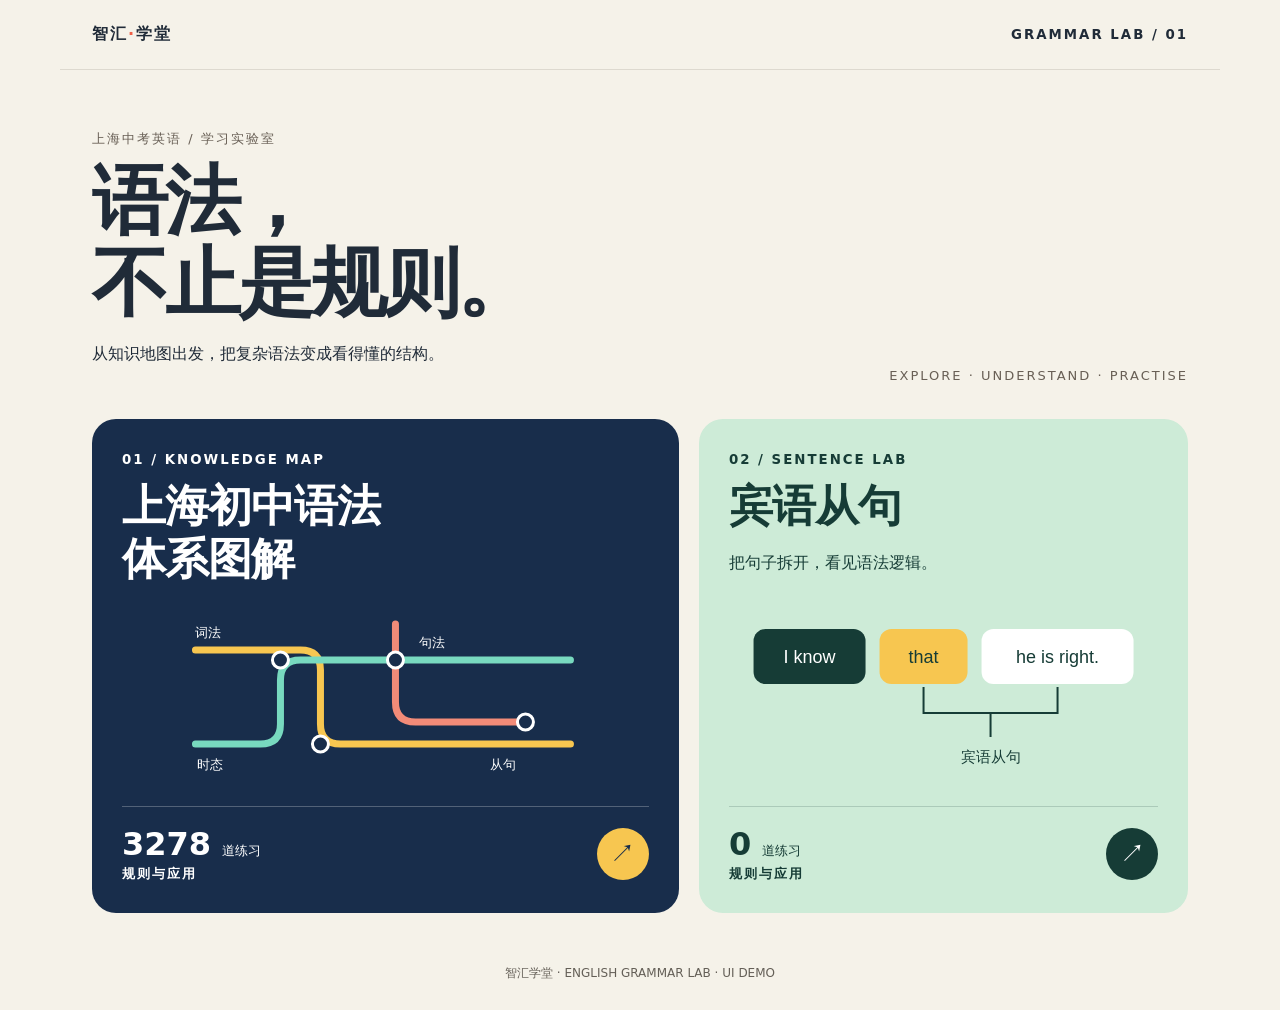
<file: index.html>
<!doctype html>
<html lang="zh-CN"><head><meta charset="utf-8"><meta name="viewport" content="width=device-width, initial-scale=1"><title>智汇学堂 · 语法探索地图</title><style>
*{box-sizing:border-box}body{margin:0;background:#f5f2e9;color:#202b38;font-family:"PingFang SC","Microsoft YaHei",system-ui,sans-serif}header,main{max-width:1160px;margin:auto;padding:24px 32px}header{display:flex;justify-content:space-between;align-items:center;border-bottom:1px solid #ddd9cf}.brand{font-weight:900;letter-spacing:2px}.brand span{color:#f05e46}small{letter-spacing:2px;font-weight:700}.hero{display:flex;justify-content:space-between;align-items:end;gap:24px;margin:36px 0}h1{font-size:clamp(36px,6vw,76px);line-height:1.08;letter-spacing:-3px;margin:12px 0}p{line-height:1.7}.tag{font-size:13px;letter-spacing:2px;color:#685f55}.grid{display:grid;grid-template-columns:1.2fr 1fr;gap:20px}.card{position:relative;overflow:hidden;min-height:465px;border-radius:24px;padding:30px;display:flex;flex-direction:column;justify-content:space-between}.navy{background:#182d4b;color:#fff}.mint{background:#cdebd7;color:#163c36}.card h2{font-size:clamp(28px,4vw,44px);line-height:1.2;margin:12px 0;letter-spacing:-1px}.map{position:relative;height:180px;margin:14px 0}.map svg{width:100%;height:100%}.footer{display:flex;justify-content:space-between;align-items:center;border-top:1px solid #ffffff40;padding-top:18px}.mint .footer{border-color:#163c3630}.count{font-size:32px;font-weight:900;font-variant-numeric:tabular-nums}.count small{font-size:13px;letter-spacing:0;font-weight:500}.action{background:#f7c650;color:#182d4b;border:0;border-radius:50%;width:52px;height:52px;font-size:25px;cursor:pointer}.mint .action{background:#163c36;color:white}.action:hover{transform:translateY(-3px)}button:focus-visible{outline:3px solid #f05e46;outline-offset:4px}.panel{background:white;border:1px solid #ddd9cf;border-radius:20px;padding:24px;margin-top:22px}.panel h3{margin-top:0}.tabs{display:flex;gap:10px;flex-wrap:wrap}.tabs button{border:1px solid #bfc8ca;background:white;color:#18334b;border-radius:30px;padding:10px 16px;cursor:pointer}.tabs button[aria-pressed=true]{background:#182d4b;color:white}.example{padding:20px;background:#f5f2e9;border-radius:12px;margin-top:16px;line-height:1.8}.example strong{color:#a83c28}footer{padding:28px 32px;color:#645f57;text-align:center;font-size:12px}@media(max-width:720px){header,main{padding:20px}.grid{grid-template-columns:1fr}.hero{display:block;margin:24px 0}.card{min-height:390px;padding:24px}h1{letter-spacing:-1px}}@media(prefers-reduced-motion:no-preference){.action{transition:transform .2s}}
</style></head><body><header><div class="brand">智汇<span>·</span>学堂</div><small>GRAMMAR LAB / 01</small></header><main><div class="hero"><div><div class="tag">上海中考英语 / 学习实验室</div><h1>语法，<br>不止是规则。</h1><p>从知识地图出发，把复杂语法变成看得懂的结构。</p></div><div class="tag">EXPLORE · UNDERSTAND · PRACTISE</div></div><section class="grid" aria-label="学习模块">
<article class="card navy"><div><small>01 / KNOWLEDGE MAP</small><h2>上海初中语法<br>体系图解</h2></div><div class="map"><svg viewBox="0 0 420 180" role="img" aria-label="语法地铁知识地图"><g fill="none" stroke-width="7" stroke-linecap="round"><path d="M20 38 H125 Q145 38 145 58 V112 Q145 132 165 132 H395" stroke="#f7c650"/><path d="M20 132 H85 Q105 132 105 112 V68 Q105 48 125 48 H395" stroke="#78d9bf"/><path d="M220 12 V90 Q220 110 240 110 H350" stroke="#f28b78"/></g><g fill="#182d4b" stroke="#fff" stroke-width="3"><circle cx="105" cy="48" r="8"/><circle cx="145" cy="132" r="8"/><circle cx="220" cy="48" r="8"/><circle cx="350" cy="110" r="8"/></g><g fill="#fff" font-size="13" font-family="sans-serif"><text x="20" y="25">词法</text><text x="244" y="35">句法</text><text x="22" y="157">时态</text><text x="315" y="157">从句</text></g></svg></div><div class="footer"><div><div class="count">3278 <small>道练习</small></div><small>规则与应用</small></div><button class="action" aria-label="查看语法知识地图" data-target="overview">↗</button></div></article>
<article class="card mint"><div><small>02 / SENTENCE LAB</small><h2>宾语从句</h2><p>把句子拆开，看见语法逻辑。</p></div><div class="map"><svg viewBox="0 0 420 180" role="img" aria-label="I know that he is right 宾语从句结构图"><g font-family="sans-serif" font-size="18" text-anchor="middle"><rect x="20" y="20" width="112" height="55" rx="12" fill="#163c36"/><text x="76" y="54" fill="white">I know</text><rect x="146" y="20" width="88" height="55" rx="12" fill="#f7c650"/><text x="190" y="54" fill="#163c36">that</text><rect x="248" y="20" width="152" height="55" rx="12" fill="#fff"/><text x="324" y="54" fill="#163c36">he is right.</text><path d="M190 78 V104 H324 V78 M257 104 V128" stroke="#163c36" fill="none" stroke-width="2"/><text x="257" y="153" fill="#163c36" font-size="15">宾语从句</text></g></svg></div><div class="footer"><div><div class="count">0 <small>道练习</small></div><small>规则与应用</small></div><button class="action" aria-label="查看宾语从句示例" data-target="clause">↗</button></div></article></section>
<section class="panel" id="detail" aria-live="polite" hidden><h3 id="heading"></h3><div class="tabs" id="tabs"></div><div class="example" id="example"></div></section></main><footer>智汇学堂 · ENGLISH GRAMMAR LAB · UI DEMO</footer><script>
const data={overview:{title:'语法知识地图',items:[['词法','名词、代词、形容词、副词等词类及其用法。','She reads books.'],['时态','根据时间和语境选择动词形式。','She read a book yesterday.'],['句法','理解主语、谓语、宾语等句子成分。','She likes English.'],['从句','识别从句在复合句中的作用。','I know that she likes English.']]},clause:{title:'宾语从句 · 结构实验室',items:[['that','陈述句作宾语从句，常用 that 引导；that 常可省略。','I know that he is right.'],['whether / if','一般疑问句作宾语从句，常用 whether 或 if 引导。','I wonder whether he is right.'],['疑问词','特殊疑问句作宾语从句，保留疑问词，使用陈述语序。','I know where he lives.']]}};
const detail=document.querySelector('#detail'), tabs=document.querySelector('#tabs'), example=document.querySelector('#example');function show(key){const d=data[key];detail.hidden=false;document.querySelector('#heading').textContent=d.title;tabs.replaceChildren();function choose(i){Array.from(tabs.children).forEach((b,j)=>b.setAttribute('aria-pressed',String(i===j)));example.replaceChildren();const p=document.createElement('p');p.textContent=d.items[i][1];const s=document.createElement('strong');s.textContent=d.items[i][2];example.append(p,s)}d.items.forEach((v,i)=>{const b=document.createElement('button');b.textContent=v[0];b.addEventListener('click',()=>choose(i));tabs.append(b)});choose(0);detail.scrollIntoView({behavior:'auto',block:'nearest'})}document.querySelectorAll('[data-target]').forEach(b=>b.addEventListener('click',()=>show(b.dataset.target)));
</script></body></html>
</file>
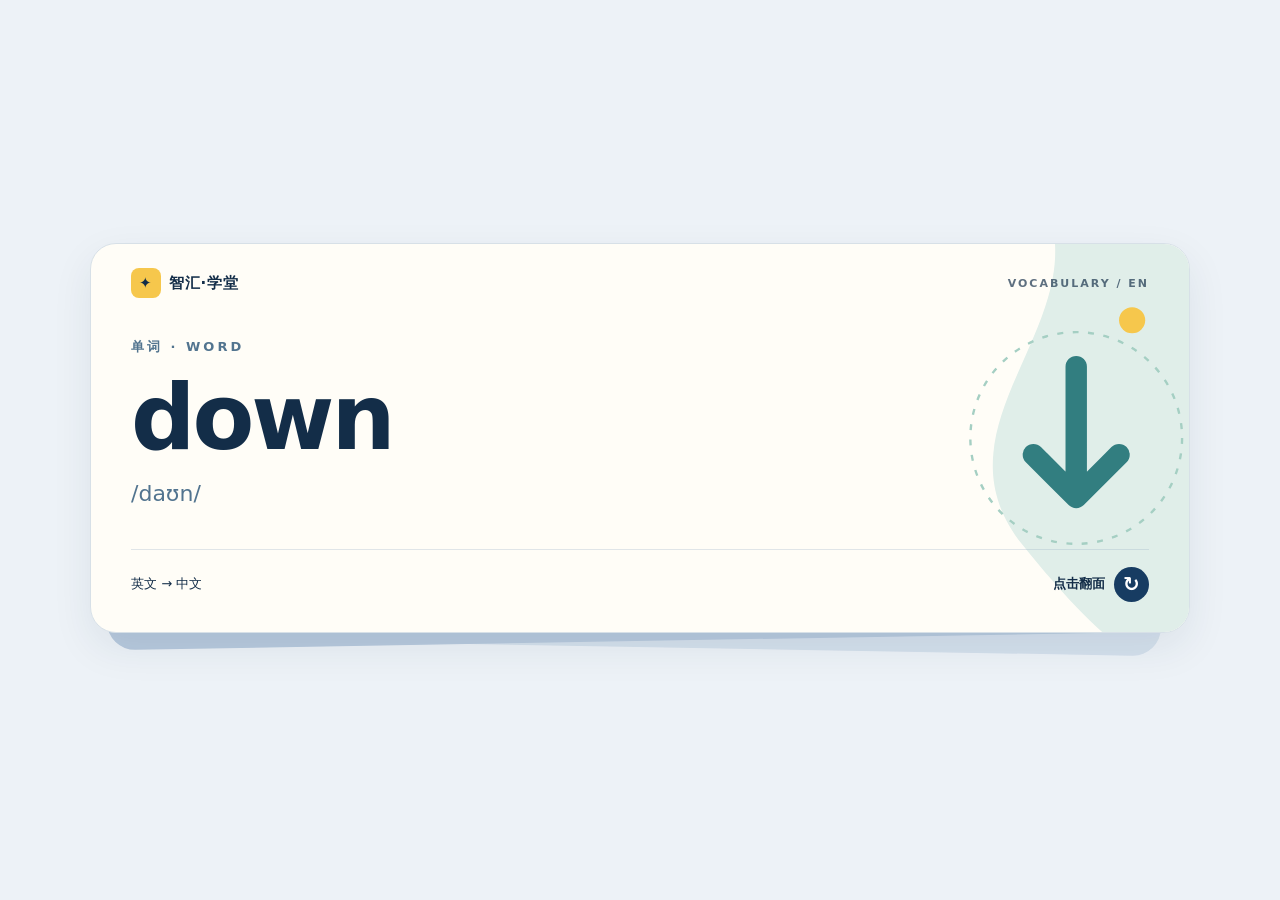
<file: flashcard.html>
<!doctype html><html lang="zh-CN"><head><meta charset="utf-8"><meta name="viewport" content="width=device-width,initial-scale=1"><title>智汇学堂 · 单词记忆卡</title><style>
*{box-sizing:border-box}body{margin:0;background:#edf2f7;color:#132d48;font-family:Inter,"PingFang SC","Microsoft YaHei",system-ui,sans-serif;display:grid;min-height:100vh;place-items:center;padding:24px}.wrap{width:min(1100px,100%)}.stack{position:relative;perspective:1500px;margin-bottom:24px}.stack:before,.stack:after{content:"";position:absolute;inset:12px 14px -8px;border-radius:28px;background:#b7c9dd;z-index:-1;transform:rotate(-1deg)}.stack:after{inset:18px 26px -14px;background:#d4e0ec;transform:rotate(1deg);z-index:-2}.card{display:block;width:100%;border:0;background:none;padding:0;cursor:pointer;text-align:left;color:inherit;font:inherit;perspective:1500px}.inner{display:grid;transform-style:preserve-3d;transition:transform .65s cubic-bezier(.2,.75,.25,1)}.card.flipped .inner{transform:rotateY(180deg)}.face{grid-area:1/1;min-height:390px;position:relative;overflow:hidden;border-radius:26px;backface-visibility:hidden;-webkit-backface-visibility:hidden;display:flex;flex-direction:column;justify-content:space-between;padding:30px 40px;box-shadow:0 15px 40px #142f4b14}.front{background:#fffdf7;border:1px solid #d7e0e7}.back{background:#123c66;color:#fff;transform:rotateY(180deg)}.head,.foot{display:flex;align-items:center;justify-content:space-between;gap:12px;z-index:1}.brand{font-weight:800;font-size:15px;letter-spacing:1px}.brand i{font-style:normal;background:#f6c74c;color:#132d48;padding:6px 8px;border-radius:8px;margin-right:8px}.side{font-size:11px;letter-spacing:2px;font-weight:700;opacity:.68}.content{position:relative;z-index:1;max-width:80%;padding:24px 0}.label{font-size:13px;letter-spacing:3px;font-weight:700;color:#52748f}.back .label{color:#a7d7d3}.word{font-size:clamp(48px,8vw,90px);font-weight:850;line-height:1.12;letter-spacing:-3px;margin:12px 0}.meaning{font-size:clamp(32px,5.8vw,65px);letter-spacing:-1px;line-height:1.25;font-weight:800;margin:12px 0}.ipa{font-size:22px;color:#52748f}.pos{display:inline-block;border-radius:8px;padding:5px 11px;background:#f6c74c;color:#173c62;font-size:17px;font-weight:800}.art{position:absolute;right:0;top:0;width:39%;height:100%;pointer-events:none}.foot{border-top:1px solid #9aafc54d;padding-top:17px;font-size:13px}.hint{display:flex;align-items:center;gap:9px;font-weight:700}.flip{width:35px;height:35px;display:grid;place-items:center;border-radius:50%;background:#173c62;color:white;font-size:20px}.back .flip{background:#f6c74c;color:#173c62}.back .foot{color:#d6e5f2}.card:focus-visible{outline:3px solid #e3a500;outline-offset:6px;border-radius:28px}.sr{position:absolute;width:1px;height:1px;overflow:hidden;clip:rect(0,0,0,0)}@media(max-width:600px){body{padding:16px}.face{min-height:330px;padding:22px}.content{max-width:95%}.art{opacity:.45;width:45%}.brand{font-size:13px}.word{letter-spacing:-1px}.side{font-size:10px;letter-spacing:1px}}@media(prefers-reduced-motion:reduce){.inner{transition:none}}</style></head><body><main class="wrap"><div class="stack"><button class="card" id="card" aria-label="down，点击查看中文" aria-pressed="false"><span class="inner"><span class="face front" id="front"><span class="head"><span class="brand"><i>✦</i>智汇·学堂</span><span class="side">VOCABULARY / EN</span></span><svg class="art" viewBox="0 0 360 390" preserveAspectRatio="xMaxYMid slice" aria-hidden="true"><path d="M360 0H240C280 100 140 185 220 285S330 390 360 390Z" fill="#e0eee9"/><circle cx="265" cy="195" r="89" fill="none" stroke="#a5cfc3" stroke-width="2" stroke-dasharray="5 8"/><path d="M265 135v110m-36-36 36 36 36-36" fill="none" stroke="#327e80" stroke-width="18" stroke-linecap="round" stroke-linejoin="round"/><circle cx="312" cy="96" r="11" fill="#f6c74c"/></svg><span class="content"><span class="label">单词 · WORD</span><span class="word" style="display:block" id="word">down</span><span class="ipa" id="ipa">/daʊn/</span></span><span class="foot"><span>英文 → 中文</span><span class="hint">点击翻面 <span class="flip">↻</span></span></span></span><span class="face back" id="back" aria-hidden="true"><span class="head"><span class="brand"><i>✦</i>智汇·学堂</span><span class="side">VOCABULARY / CN</span></span><svg class="art" viewBox="0 0 360 390" preserveAspectRatio="xMaxYMid slice" aria-hidden="true"><path d="M360 0H240C280 100 140 185 220 285S330 390 360 390Z" fill="#1e527c"/><circle cx="265" cy="195" r="89" fill="none" stroke="#5b8caa" stroke-width="2" stroke-dasharray="5 8"/><path d="m220 194 30 30 66-66" fill="none" stroke="#f6c74c" stroke-width="18" stroke-linecap="round" stroke-linejoin="round"/><circle cx="312" cy="96" r="11" fill="#84d7c1"/></svg><span class="content"><span class="label">中文 · MEANING</span><span class="meaning" style="display:block" id="meaning">作为首付款</span><span class="pos" id="pos">adv.</span></span><span class="foot"><span>中文 → 英文</span><span class="hint">返回英文 <span class="flip">↻</span></span></span></span></span></button></div><p class="sr" aria-live="polite" id="status"></p></main><script>const card=document.querySelector('#card');let flipped=false;function flip(){flipped=!flipped;card.classList.toggle('flipped',flipped);card.setAttribute('aria-pressed',String(flipped));document.querySelector('#front').setAttribute('aria-hidden',String(flipped));document.querySelector('#back').setAttribute('aria-hidden',String(!flipped));card.setAttribute('aria-label',flipped?'作为首付款，返回英文':'down，点击查看中文');document.querySelector('#status').textContent=flipped?'adv. 作为首付款':'down /daʊn/'}card.addEventListener('click',flip);</script></body></html>
</file>
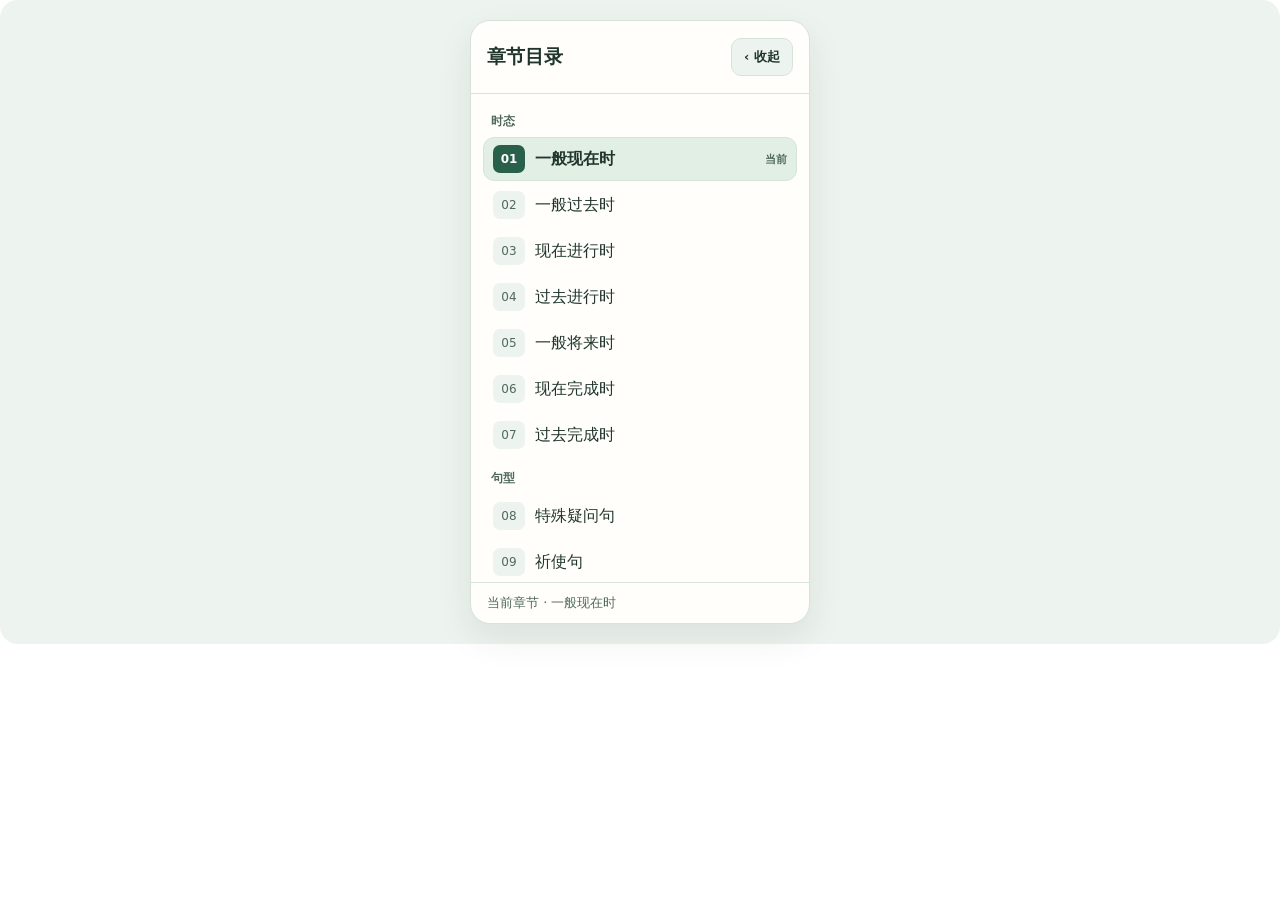
<file: grammar-chapter-directory.html>
<!doctype html>
<html lang="zh-CN"><head><meta charset="utf-8"><meta name="viewport" content="width=device-width,initial-scale=1"><title>语法章节目录</title><style>body{margin:0}</style></head><body>
<style>
#grammar-directory-demo{--paper:light-dark(#fffefa,#17241f);--bg:light-dark(#edf3ee,#11201a);--ink:light-dark(#20362c,#e8f2ec);--muted:light-dark(#50695d,#adc2b7);--line:light-dark(#d6e3d9,#385346);--active:light-dark(#e2efe5,#29483b);color-scheme:light dark;color:var(--ink);font-family:Inter,"PingFang SC","Microsoft YaHei",system-ui,sans-serif;background:var(--bg);padding:20px;display:grid;place-items:center;border-radius:18px}
#grammar-directory-demo *{box-sizing:border-box}
#grammar-directory-demo [hidden]{display:none!important}
#grammar-directory-demo aside{width:min(100%,340px);background:var(--paper);border:1px solid var(--line);border-radius:20px;overflow:hidden;box-shadow:0 14px 35px #20362c16}
#grammar-directory-demo header{display:flex;align-items:center;justify-content:space-between;gap:12px;padding:17px 16px;border-bottom:1px solid var(--line)}
#grammar-directory-demo h2{margin:0;font-size:19px;font-weight:700}
#grammar-directory-demo button{font:inherit;color:inherit;cursor:pointer}
#grammar-directory-demo .fold{border:1px solid var(--line);background:var(--bg);border-radius:10px;padding:0 12px;min-height:38px;font-size:13px;font-weight:650;white-space:nowrap}
#grammar-directory-demo button:focus-visible{outline:2px solid light-dark(#28654f,#a0ddc0);outline-offset:2px}
#grammar-directory-demo nav{max-height:488px;overflow:auto;overscroll-behavior:contain;scrollbar-width:thin;padding:8px 12px 14px}
#grammar-directory-demo h3{font-size:12px;font-weight:700;color:var(--muted);margin:0;padding:11px 8px 5px;background:var(--paper);position:sticky;top:-8px;z-index:1}
#grammar-directory-demo .chapter{display:grid;grid-template-columns:32px 1fr auto;gap:10px;align-items:center;width:100%;min-height:44px;text-align:left;border:1px solid transparent;background:transparent;border-radius:11px;padding:5px 9px;margin:2px 0}
#grammar-directory-demo .chapter:hover{background:var(--bg)}
#grammar-directory-demo .chapter[aria-current=true]{background:var(--active);border-color:var(--line);font-weight:700}
#grammar-directory-demo .number{height:28px;border-radius:7px;display:grid;place-items:center;background:var(--bg);color:var(--muted);font-size:12px;font-variant-numeric:tabular-nums}
#grammar-directory-demo .chapter[aria-current=true] .number{background:light-dark(#28604b,#b5e5cc);color:light-dark(#fff,#113326)}
#grammar-directory-demo .status{font-size:11px;font-weight:650;color:var(--muted)}
#grammar-directory-demo footer{border-top:1px solid var(--line);padding:11px 16px;font-size:13px;color:var(--muted)}
#grammar-directory-demo[data-collapsed=true]{justify-items:start;padding-inline-start:0;border-start-start-radius:0;border-end-start-radius:0}
#grammar-directory-demo[data-collapsed=true] aside{width:max-content;border:0;border-radius:0;overflow:visible;background:transparent;box-shadow:none}
#grammar-directory-demo[data-collapsed=true] header{border:0;padding:0}
#grammar-directory-demo[data-collapsed=true] .fold{width:42px;min-height:106px;display:grid;align-content:center;justify-items:center;gap:4px;padding:8px 0;border-inline-start:0;border-radius:0 12px 12px 0;background:var(--paper);color:var(--ink);box-shadow:2px 4px 12px #20362c16}
#grammar-directory-demo .fold-edge{writing-mode:vertical-rl;letter-spacing:.14em}
#grammar-directory-demo .fold-arrow{font-size:22px;line-height:1}
</style>
<div id="grammar-directory-demo">
  <aside aria-labelledby="grammar-directory-heading">
    <header>
      <h2 id="grammar-directory-heading">章节目录</h2>
      <button class="fold" type="button" aria-expanded="true" aria-controls="grammar-directory-list"><span class="fold-full">‹ 收起</span><span class="fold-arrow" aria-hidden="true" hidden>›</span><span class="fold-edge" hidden>目录</span></button>
    </header>
    <nav id="grammar-directory-list" aria-label="语法章节"></nav>
    <footer aria-live="polite">当前章节 · 一般现在时</footer>
  </aside>
</div>
<script>
(() => {
  const root = document.getElementById('grammar-directory-demo');
  const list = root.querySelector('nav');
  const footer = root.querySelector('footer');
  const fold = root.querySelector('.fold');
  const groups = [
    ['时态', ['一般现在时','一般过去时','现在进行时','过去进行时','一般将来时','现在完成时','过去完成时']],
    ['句型', ['特殊疑问句','祈使句','感叹句','反意疑问句']],
    ['从句', ['定语从句','宾语从句','状语从句']],
    ['句子成分与词类', ['句子成分','名词','冠词']]
  ];
  let number = 0;
  let current;
  for (const [heading, chapters] of groups) {
    const group = document.createElement('section');
    const title = document.createElement('h3');
    title.textContent = heading;
    group.append(title);
    for (const chapter of chapters) {
      const button = document.createElement('button');
      button.type = 'button';
      button.className = 'chapter';
      const index = document.createElement('span');
      index.className = 'number';
      index.textContent = String(++number).padStart(2,'0');
      const name = document.createElement('span');
      name.textContent = chapter;
      const status = document.createElement('span');
      status.className = 'status';
      status.textContent = '当前';
      status.hidden = number !== 1;
      button.setAttribute('aria-current', String(number === 1));
      if (number === 1) current = button;
      button.append(index, name, status);
      button.onclick = () => {
        current.setAttribute('aria-current','false');
        current.querySelector('.status').hidden = true;
        current = button;
        button.setAttribute('aria-current','true');
        status.hidden = false;
        footer.textContent = '当前章节 · ' + chapter;
      };
      group.append(button);
    }
    list.append(group);
  }
  fold.onclick = () => {
    const collapsed = !list.hidden;
    list.hidden = footer.hidden = collapsed;
    root.dataset.collapsed = String(collapsed);
    fold.setAttribute('aria-expanded', String(!collapsed));
    root.querySelector('h2').hidden = collapsed;
    fold.querySelector('.fold-full').hidden = collapsed;
    fold.querySelector('.fold-arrow').hidden = !collapsed;
    fold.querySelector('.fold-edge').hidden = !collapsed;
    fold.setAttribute('aria-label', collapsed ? '展开章节目录' : '收起章节目录');
  };
})();
</script>

</body></html>
</file>
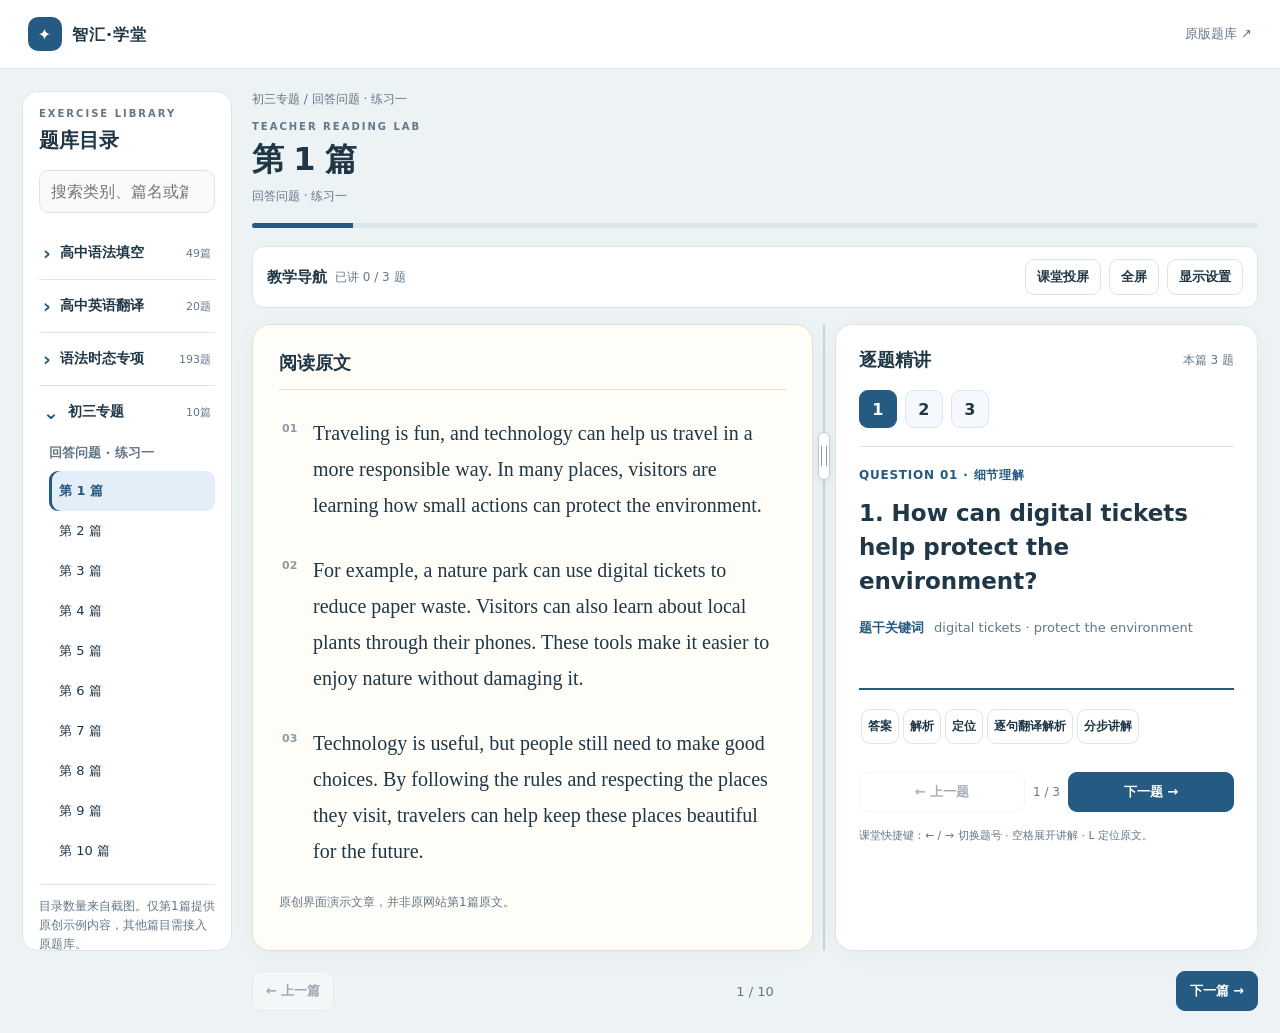
<file: junior-reading-preview.html>
<!doctype html><html lang="zh-CN"><head><meta charset="utf-8"><meta name="viewport" content="width=device-width,initial-scale=1"><title>智汇学堂 · 教师阅读精讲</title><style>
:root{--ink:#18354e;--muted:#687b8d;--blue:#245a96;--line:#dce5ed;--bg:#f2f5f8;--paper:#fffdf7}*{box-sizing:border-box}body{margin:0;background:var(--bg);color:var(--ink);font-family:Inter,"PingFang SC","Microsoft YaHei",system-ui,sans-serif}button,input,textarea{font:inherit}button{cursor:pointer}button:focus-visible,input:focus-visible,textarea:focus-visible,summary:focus-visible{outline:3px solid #d2a044;outline-offset:2px}header{background:#fff;border-bottom:1px solid var(--line);padding:17px 28px;display:flex;justify-content:space-between;align-items:center;gap:12px}.brand{font-weight:800;letter-spacing:1px}.brand span{display:inline-grid;place-items:center;background:var(--blue);color:white;width:34px;height:34px;border-radius:10px;margin-right:10px}header a{color:var(--muted);text-decoration:none;font-size:13px}.shell{max-width:1400px;margin:auto;padding:26px;display:grid;grid-template-columns:280px minmax(0,1fr);gap:24px;align-items:start}.side{background:white;border:1px solid var(--line);border-radius:18px;padding:19px;min-width:0;position:sticky;top:20px;max-height:calc(100dvh - 40px);overflow:auto}.kicker{font-size:10px;letter-spacing:2px;color:var(--muted);font-weight:700}.side h2{font-size:20px;margin:8px 0 16px}.search{width:100%;border:1px solid var(--line);border-radius:10px;padding:11px;color:var(--ink);background:#f8fafc;margin-bottom:14px}.category{border-bottom:1px solid var(--line);padding:3px 0}.category summary{cursor:pointer;list-style:none;display:flex;align-items:center;gap:9px;padding:12px 4px;font-size:14px;font-weight:750}.category summary::-webkit-details-marker{display:none}.category summary::before{content:"›";color:var(--blue);font-size:19px}.category[open]>summary::before{content:"⌄"}.count{margin-left:auto;color:var(--muted);font-size:11px;font-weight:500;white-space:nowrap}.sub{padding:0 0 10px 10px}.sub h3{font-size:13px;margin:9px 0;color:var(--muted)}.entry{border:0;background:transparent;color:var(--ink);width:100%;padding:11px 10px;border-radius:9px;text-align:left;display:flex;justify-content:space-between;font-size:13px;gap:6px}.entry:hover{background:#edf3f9}.entry.active{background:#e4eef9;color:var(--blue);font-weight:800;box-shadow:inset 3px 0 var(--blue)}.workspace{min-width:0}.crumb{color:var(--muted);font-size:12px;margin-bottom:13px}.heading{display:flex;justify-content:space-between;align-items:center;gap:14px;margin-bottom:18px}.heading h1{font-size:29px;margin:6px 0}.heading p{font-size:12px;color:var(--muted);margin:0}.tools{display:flex;gap:8px;flex-wrap:wrap}.btn{background:white;border:1px solid var(--line);border-radius:9px;padding:10px 13px;color:var(--ink);font-size:13px;font-weight:700;white-space:nowrap}.btn.primary{background:var(--blue);color:white;border-color:var(--blue)}.btn:disabled{opacity:.4;cursor:default}.progress{height:5px;background:var(--line);border-radius:10px;overflow:hidden;margin-bottom:18px}.progress span{display:block;background:var(--blue);height:100%;transition:width .2s}.paper{background:var(--paper);border:1px solid #e5dfd0;border-radius:18px;padding:clamp(22px,4vw,48px);min-width:0}.paper-head{display:flex;justify-content:space-between;align-items:center;gap:12px;border-bottom:1px solid #e5dfd0;padding-bottom:20px;margin-bottom:25px}.paper-head h2{margin:0;font-size:20px}.paper-head span{color:#83744e;font-size:11px;letter-spacing:1px}.passage{font-family:Georgia,"Times New Roman",serif;font-size:20px;line-height:1.95;max-width:75ch;overflow-wrap:anywhere}.passage p{margin:0 0 19px}.sample-note{font-size:12px;color:var(--muted);line-height:1.6}.questions{background:#fff;border:1px solid var(--line);border-radius:18px;padding:26px;margin-top:18px}.questions h2{font-size:19px;margin:0 0 18px}.question{border-top:1px solid var(--line);padding:18px 0}.question b{display:block;line-height:1.7;font-size:15px}.question textarea{width:100%;border:1px solid var(--line);border-radius:9px;background:#f8fafc;margin-top:12px;min-height:90px;padding:12px;resize:vertical;color:var(--ink)}.answer{background:#eaf2ee;border-radius:9px;padding:12px;color:#285b49;font-size:14px;line-height:1.6;margin-top:10px}.nav{display:flex;justify-content:space-between;align-items:center;gap:12px;margin-top:20px;font-size:13px;color:var(--muted)}.empty{padding:30px;background:white;border:1px solid var(--line);border-radius:18px;line-height:1.8}.mobile-toggle{display:none}.focus .shell{grid-template-columns:minmax(0,900px);justify-content:center}.focus .side{display:none}[hidden]{display:none!important}@media(max-width:820px){header{padding:14px 16px}.shell{grid-template-columns:1fr;padding:16px;gap:16px}.side{position:static;max-height:55vh}.mobile-toggle{display:inline-flex}.side.mobile-hidden{display:none}.heading{align-items:flex-start;flex-wrap:wrap}.heading h1{font-size:25px}.passage{font-size:18px;line-height:1.85}.paper{padding:22px}.questions{padding:20px}}@media print{header,.side,.tools,.nav,.progress,.mobile-toggle,.btn,.sample-note{display:none!important}.shell{display:block;padding:0}.paper,.questions{border:0;padding:10px;background:white}.passage{font-size:12pt}.question textarea{min-height:60px}} 
.shell{max-width:1600px;grid-template-columns:220px minmax(0,1fr);gap:18px;padding:22px}.side{padding:16px}.teaching-grid{display:grid;grid-template-columns:minmax(0,1.25fr) minmax(0,1fr);gap:18px;align-items:start}.paper,.questions{margin:0;min-width:0;border-radius:14px;padding:24px}.paper{background:#fffdf7}.paper-head{padding-bottom:14px;margin-bottom:20px}.passage{font-size:20px;line-height:1.85;max-width:none}.passage p{padding:0 10px;border-left:3px solid transparent;border-radius:4px;transition:background .2s}.passage p.located{background:#fff0c8;border-left-color:#d5a440}.questions{position:sticky;top:20px}.question-header{display:flex;justify-content:space-between;align-items:center;gap:8px;margin-bottom:18px}.questions h2{margin:0;font-size:19px}.qcount{font-size:12px;color:var(--muted)}.qnums{display:flex;gap:8px;flex-wrap:wrap;margin-bottom:20px;padding-bottom:18px;border-bottom:1px solid var(--line)}.qnums button{width:38px;height:38px;border:1px solid var(--line);border-radius:9px;background:#f5f8fc;color:var(--ink);font-weight:750}.qnums button[aria-current=true]{background:var(--blue);color:white;border-color:var(--blue)}.qtitle{font-size:clamp(20px,2.1vw,28px);line-height:1.5;margin:8px 0 19px;font-weight:750;overflow-wrap:anywhere}.qtag{color:var(--blue);font-weight:750;font-size:12px;letter-spacing:1px}.teacher-actions{display:flex;gap:8px;flex-wrap:wrap;margin-bottom:16px}.teacher-actions button{flex:1}.explain-box{padding:17px;background:#f0f5fb;border:1px solid #d8e5f3;border-radius:12px;line-height:1.75}.explain-box h3{font-size:13px;color:#245a96;margin:0 0 8px}.explain-box strong{font-size:19px;display:block;line-height:1.6}.explain-box p{font-size:14px;margin:9px 0;color:#405c73}.evidence{border-top:1px solid #d8e5f3;margin-top:15px;padding-top:13px}.evidence blockquote{margin:7px 0;padding:9px 11px;border-left:3px solid #d5a440;background:#fff8e6;color:#5c4a26;font-size:14px;line-height:1.7}.question-nav{display:flex;justify-content:space-between;align-items:center;gap:8px;margin-top:22px}.question-nav button{flex:1}.question-nav span{font-size:12px;color:var(--muted);white-space:nowrap}.focus .shell{grid-template-columns:minmax(0,1350px)}.focus .teaching-grid{grid-template-columns:minmax(0,1.25fr) minmax(0,1fr)}.teacher-caption{font-size:11px;color:var(--muted);line-height:1.6;margin:15px 0 0}@media(max-width:1100px){.shell{grid-template-columns:190px minmax(0,1fr);gap:14px;padding:16px}.teaching-grid{gap:12px}.paper,.questions{padding:18px}.passage{font-size:18px}}@media(max-width:820px){.shell{grid-template-columns:1fr}.questions{position:static}.passage{font-size:18px}.paper,.questions{padding:20px}.qtitle{font-size:23px}}@media print{.teaching-grid{display:block}.questions{position:static}.qnums,.teacher-actions,.question-nav{display:none}}
/* Teacher studio: editorial reading surface, fixed two-pane teaching layout */
:root{--ink:#203747;--muted:#647787;--blue:#255b83;--line:#dce5e9;--bg:#edf2f4;--paper:#fffdf8}
header{background:#fff}.shell{max-width:1700px;grid-template-columns:210px minmax(0,1fr);gap:20px}.side{border-radius:16px}.heading h1{font-size:32px;letter-spacing:-1px}.teaching-grid{grid-template-columns:minmax(0,1.35fr) minmax(0,1fr);gap:18px;align-items:start}.paper,.questions{border-radius:18px;box-shadow:0 5px 24px #20374708}.paper{padding:26px}.questions{padding:23px}.paper-head{align-items:center}.paper-head h2,.questions h2{font-size:18px}.passage{counter-reset:para}.passage p{position:relative;padding:5px 9px 5px 34px;margin:0 0 19px;border:0;counter-increment:para}.passage p:before{content:counter(para,decimal-leading-zero);position:absolute;left:3px;top:12px;color:#8b9aa4;font:600 11px system-ui}.passage p.located{background:transparent;border:0}.passage mark.evidence-mark{background:#fce6a4;color:inherit;border-radius:3px;box-decoration-break:clone;-webkit-box-decoration-break:clone;padding:2px 1px}.lesson-toolbar{display:flex;flex-wrap:wrap;gap:8px;align-items:center;padding:12px 14px;background:#fff;border:1px solid var(--line);border-radius:12px;margin:0 0 16px}.lesson-toolbar .btn{padding:8px 11px}.lesson-toolbar .label{font-size:12px;color:var(--muted);margin-right:3px}.lesson-toolbar .spacer{flex:1}.lesson-toolbar select{font:inherit;font-size:12px;border:1px solid var(--line);border-radius:8px;padding:8px;background:#fff;color:var(--ink)}.lesson-toolbar button[aria-pressed=true]{background:#e0edf6;color:var(--blue);border-color:#b7cedd}.qnums button.taught:not([aria-current=true]){background:#e2f0e8;border-color:#b8d8c6;color:#316b51}.qnums button.taught:after{content:'✓';font-size:9px;position:absolute;right:3px;top:2px}.qnums button{position:relative}.qtag{letter-spacing:.8px}.qtitle{font-size:clamp(22px,2.1vw,30px);margin:12px 0 21px;line-height:1.48}.teacher-actions{display:grid;grid-template-columns:1fr 1fr}.teacher-actions .btn{white-space:normal;line-height:1.45}.teach-steps{display:flex;gap:5px;margin:0 0 16px}.teach-steps button{flex:1;min-width:0;background:#f3f6f8;border:1px solid var(--line);padding:9px 5px;border-radius:8px;color:var(--muted);font-size:12px;font-weight:700}.teach-steps button[aria-pressed=true]{background:var(--blue);border-color:var(--blue);color:white}.step-panel{min-height:110px;padding:16px;background:#f4f7fa;border:1px solid #dfe8ee;border-radius:12px;margin-bottom:14px}.step-panel h3{font-size:12px;color:var(--blue);margin:0 0 9px;letter-spacing:.5px}.step-panel p{font-size:15px;line-height:1.75;margin:0;overflow-wrap:anywhere}.step-panel strong{font-size:20px;line-height:1.5;display:block;margin:0 0 9px}.step-panel .translation{font-size:14px;color:var(--muted)}.step-panel .quote{border-left:3px solid #d0a13c;padding:8px 10px;background:#fff7e3;color:#664e20}.lesson-status{font-size:12px;color:var(--muted);margin:8px 0 0}.projection .shell{max-width:none;padding:16px;grid-template-columns:minmax(0,1fr)}.projection .side{display:none}.projection .teaching-grid{grid-template-columns:minmax(0,1.35fr) minmax(0,1fr)}.projection .passage{font-size:24px;line-height:1.8}.projection .qtitle{font-size:32px}.projection .step-panel p{font-size:18px}.projection .step-panel strong{font-size:25px}.projection .questions{position:sticky;top:16px}.projection .nav,.projection .progress{display:none}.projection .heading{margin-bottom:10px}.projection .lesson-toolbar{margin-bottom:12px}
@media(max-width:1100px){.shell{grid-template-columns:185px minmax(0,1fr);gap:12px;padding:15px}.paper,.questions{padding:18px}.teaching-grid{gap:12px}}
@media(max-width:820px){.shell,.projection .shell{grid-template-columns:1fr;padding:14px}.questions,.projection .questions{position:static}.projection .passage{font-size:20px}.projection .qtitle{font-size:25px}.lesson-toolbar .spacer{display:none}.paper,.questions{padding:19px}.teacher-actions{grid-template-columns:1fr 1fr}}
@media print{.lesson-toolbar,.teach-steps,.lesson-status{display:none!important}.paper,.questions,.step-panel{color:#111!important;background:#fff!important;box-shadow:none}.projection .teaching-grid{display:block}}

:root{--split-left:57fr;--split-right:43fr;--lesson-font:20px}
.teaching-grid,.focus .teaching-grid,.projection .teaching-grid{grid-template-columns:minmax(0,var(--split-left)) 22px minmax(0,var(--split-right));gap:0;align-items:stretch}
.splitter{position:relative;cursor:col-resize;touch-action:none;min-width:22px;align-self:stretch;outline:none;z-index:2;display:flex;justify-content:center}
.splitter:before{content:"";position:absolute;top:0;bottom:0;width:2px;background:#c4d2dc;border-radius:4px}
.splitter span{position:sticky;top:48vh;align-self:flex-start;margin-top:90px;width:12px;height:48px;border-radius:8px;background:#fff;border:1px solid #b9cbd8;box-shadow:0 2px 7px #20374715;display:grid;place-items:center}
.splitter span:after{content:"";width:4px;height:20px;border-left:1px solid #829db1;border-right:1px solid #829db1}
.splitter:hover:before,.splitter:focus-visible:before,.dragging .splitter:before{background:var(--blue);width:4px}
.splitter:focus-visible span{outline:2px solid var(--blue);outline-offset:2px}
.dragging,.dragging *{cursor:col-resize!important;user-select:none!important}
.font-tools{display:flex;align-items:center;gap:8px;flex-wrap:wrap;padding-left:10px;border-left:1px solid var(--line);font-size:12px;color:var(--muted)}
.font-tools input[type=range]{width:115px;accent-color:var(--blue);cursor:pointer}.font-tools select{min-width:62px;font-variant-numeric:tabular-nums}
.split-label{white-space:nowrap}.split-label output{color:var(--blue);font-weight:700;font-variant-numeric:tabular-nums}
.passage,.projection .passage{font-size:var(--lesson-font);line-height:1.8}
.qtitle,.projection .qtitle{font-size:calc(var(--lesson-font) * 1.15);line-height:1.48}
.step-panel p,.projection .step-panel p{font-size:calc(var(--lesson-font) * .85)}
.step-panel strong,.projection .step-panel strong{font-size:var(--lesson-font)}
.step-panel .translation{font-size:calc(var(--lesson-font) * .8)}
@media(max-width:820px){.font-tools{padding-left:0;border:0}.font-tools input[type=range]{width:100px}}
@media print{.splitter{display:none!important}.teaching-grid,.focus .teaching-grid,.projection .teaching-grid{display:block}}

.lesson-toolbar select{max-width:100%}
body[data-palette] header,body[data-palette] .side,body[data-palette] .questions,body[data-palette] .lesson-toolbar,body[data-palette] .btn,body[data-palette] .lesson-toolbar select,body[data-palette] .empty{background:var(--surface);color:var(--ink);border-color:var(--line)}
body[data-palette] .paper{background:var(--paper);border-color:var(--line)}
body[data-palette] .search,body[data-palette] .qnums button,body[data-palette] .teach-steps button,body[data-palette] .step-panel,body[data-palette] .step-panel .quote{background:var(--soft);color:var(--ink);border-color:var(--line)}
body[data-palette] .btn.primary,body[data-palette] .qnums button[aria-current=true],body[data-palette] .teach-steps button[aria-pressed=true]{background:var(--blue);color:white;border-color:var(--blue)}
body[data-palette] .entry.active,body[data-palette] .entry:hover,body[data-palette] .qnums button.taught:not([aria-current=true]){background:var(--soft);color:var(--blue)}
body[data-palette] .splitter span{background:var(--surface)}
body[data-palette=green]{--bg:#e6ede5;--paper:#f2f6e9;--surface:#f4f7ef;--ink:#293e33;--muted:#526a5a;--line:#cbd8ca;--blue:#37604b;--soft:#e4ede0}
body[data-palette=sand]{--bg:#eee5d5;--paper:#faf1df;--surface:#f8f1e6;--ink:#463921;--muted:#6e5b40;--line:#dbccb3;--blue:#745022;--soft:#efe3ce}
body[data-palette=blue]{--bg:#e4ebf0;--paper:#edf4f8;--surface:#f2f6f9;--ink:#273c4c;--muted:#526a7c;--line:#ccd9e2;--blue:#315b77;--soft:#e1edf4}
:root{--evidence-bg:#ffedaa;--evidence-edge:#896114}
body[data-highlight=green]{--evidence-bg:#d4efd4;--evidence-edge:#3f6842}
body[data-highlight=blue]{--evidence-bg:#d6ebfe;--evidence-edge:#365f85}
body[data-highlight=pink]{--evidence-bg:#f8dce8;--evidence-edge:#8c4265}
.passage mark.evidence-mark{background:var(--evidence-bg);color:#25313a;scroll-margin-block:70px}
.passage mark.is-current{box-shadow:inset 0 -2px var(--evidence-edge)}
.evidence-number{display:inline-grid;place-items:center;min-width:1.55em;height:1.55em;margin-inline-end:.35em;border-radius:50%;background:var(--evidence-edge);color:white;font:700 .65em/1 system-ui;vertical-align:middle}
.locate-nav{display:flex;flex-wrap:wrap;align-items:center;gap:6px;margin:0 0 14px}
.locate-nav output{font-size:12px;color:var(--muted)}
.step-panel ol{margin:0;padding-inline-start:1.5em}.step-panel li+li{margin-top:8px}
@media print{.locate-nav{display:none}}
@media screen and (max-width:820px){
  .split-viewport{overflow-x:auto}
  .split-viewport:focus-visible{outline:2px solid var(--blue);outline-offset:2px}
  .teaching-grid{min-width:640px}
  .paper,.questions{padding:16px}
  .teacher-actions{grid-template-columns:1fr}
}
.split-hint{display:none;font-size:12px;color:var(--muted);margin:0 0 8px}
@media screen and (max-width:667px){.split-hint:not([hidden]){display:block}}
@media print{
  .teaching-grid,.focus .teaching-grid,.projection .teaching-grid{display:grid;grid-template-columns:minmax(0,57fr) minmax(0,43fr);gap:12px}
}
.teacher-actions .quick-answer{grid-column:1 / -1}
.lesson-toolbar{display:block;padding:12px 14px}
.lesson-nav-main,.lesson-nav-heading,.lesson-nav-actions,.lesson-fields{display:flex;flex-wrap:wrap;align-items:center;gap:8px}
.lesson-nav-main{justify-content:space-between}
.lesson-nav-heading h2{font-size:15px;margin:0}
#taught-status{font-size:12px;color:var(--muted);font-variant-numeric:tabular-nums}
.lesson-settings{display:grid;grid-template-columns:repeat(auto-fit,minmax(min(100%,245px),1fr));gap:10px;padding-top:12px;margin-top:12px;border-top:1px solid var(--line)}
.lesson-settings fieldset{min-width:0;margin:0;padding:8px 10px 10px;border:1px solid var(--line);border-radius:9px}
.lesson-settings legend{padding:0 4px;font-size:12px;font-weight:700;color:var(--ink)}
.lesson-settings .font-tools{padding-left:0;border:0}
#split-range{width:95px;accent-color:var(--blue)}
#split-value,#font-value{white-space:nowrap;font-variant-numeric:tabular-nums}
#display-toggle[aria-expanded=true]{border-color:var(--blue);color:var(--blue)}
.answer-line{display:block;width:100%;min-height:44px;margin:0 0 16px;padding:6px 4px;border:0;border-bottom:2px solid var(--blue);background:transparent;color:var(--ink);text-align:left;line-height:1.45;font-size:var(--lesson-font);overflow-wrap:anywhere}
.answer-line:hover{background:var(--soft,#edf3f9)}
.answer-line:focus-visible{outline:2px solid var(--blue);outline-offset:3px}
.questions .question-tools{display:flex;flex-wrap:nowrap;gap:4px;overflow-x:auto;padding:3px 2px 6px}
.question-tools .btn{flex:0 0 auto;white-space:nowrap;font-size:12px;padding:8px 6px}
.question-tools .btn[aria-pressed=true]{background:var(--blue);border-color:var(--blue);color:#fff}
.q-keywords{margin:0 0 9px;font-size:13px;color:var(--muted);overflow-wrap:anywhere}
.q-keywords strong{color:var(--blue);margin-inline-end:6px}
.step-panel .sentence-notes{padding-inline-start:1.4em;margin:0}
.sentence-notes li+li{margin-top:12px}
</style></head><body><header><div class="brand"><span>✦</span>智汇·学堂</div><a href="https://word-website.netlify.app/junior-reading.html">原版题库 ↗</a></header><main class="shell"><aside class="side mobile-hidden" id="sidebar"><div class="kicker">EXERCISE LIBRARY</div><h2>题库目录</h2><input class="search" id="search" type="search" placeholder="搜索类别、篇名或篇号" aria-label="搜索题库"><div id="tree"></div><p class="sample-note">目录数量来自截图。仅第1篇提供原创示例内容，其他篇目需接入原题库。</p></aside><section class="workspace"><div class="crumb" id="crumb">初三专题 / 回答问题 / 练习一</div><div class="heading"><div><div class="kicker">TEACHER READING LAB</div><h1 id="title">第 1 篇</h1><p id="meta">回答问题 · 练习一</p></div><div class="tools"><button class="btn mobile-toggle" id="mobile">题库目录</button></div></div><div class="progress"><span id="progress" style="width:10%"></span></div><section class="lesson-toolbar" id="lesson-toolbar" aria-labelledby="lesson-nav-title">
  <div class="lesson-nav-main">
    <div class="lesson-nav-heading"><h2 id="lesson-nav-title">教学导航</h2><span id="taught-status" aria-live="polite">已讲 0 / 3 题</span></div>
    <div class="lesson-nav-actions"><button class="btn" id="focus" aria-pressed="false">课堂投屏</button><button class="btn" id="fullscreen" aria-pressed="false">全屏</button><button class="btn" id="display-toggle" aria-expanded="false" aria-controls="display-settings">显示设置</button></div>
  </div>
  <div class="lesson-settings" id="display-settings" hidden>
    <fieldset><legend>配色</legend><div class="lesson-fields"><label class="label" for="palette">护眼模式</label><select id="palette"><option value="">标准</option><option value="green">柔绿</option><option value="sand">暖米</option><option value="blue">雾蓝</option></select><label class="label" for="highlight">高亮颜色</label><select id="highlight"><option value="yellow">金黄</option><option value="green">浅绿</option><option value="blue">浅蓝</option><option value="pink">浅粉</option></select></div></fieldset>
    <fieldset><legend>分栏</legend><div class="lesson-fields"><output id="split-value" for="split-range">57 : 43</output><input id="split-range" type="range" min="35" max="70" step="1" value="57" aria-label="调整左栏宽度"><button class="btn" id="split-reset">恢复比例</button></div></fieldset>
    <fieldset><legend>字号</legend><div class="font-tools"><select id="font-mode" aria-label="字号调节方式"><option value="number">直接选字号</option><option value="range">滑杆调字号</option></select><input id="font-range" type="range" min="16" max="36" step="1" value="20" aria-label="滑动调整字号" hidden><select id="font-number" aria-label="直接选择字号"></select><output id="font-value" for="font-range font-number">20 px</output></div></fieldset>
  </div>
</section><p class="split-hint" id="split-hint">左右滑动可查看两栏</p><div id="split-viewport" class="split-viewport" tabindex="0" role="region" aria-label="阅读原文与逐题讲解"><div id="content" class="teaching-grid"><article class="paper"><div class="paper-head"><h2>阅读原文</h2></div><div class="passage" id="passage"><p>Traveling is fun, and technology can help us travel in a more responsible way. In many places, visitors are learning how small actions can protect the environment.</p><p>For example, a nature park can use digital tickets to reduce paper waste. Visitors can also learn about local plants through their phones. These tools make it easier to enjoy nature without damaging it.</p><p>Technology is useful, but people still need to make good choices. By following the rules and respecting the places they visit, travelers can help keep these places beautiful for the future.</p></div>
<p class="sample-note">原创界面演示文章，并非原网站第1篇原文。</p></article><div id="splitter" class="splitter" role="separator" tabindex="0" aria-label="调整左右栏宽度" aria-orientation="vertical" aria-valuemin="35" aria-valuemax="70" aria-valuenow="57" title="拖动调整宽度，双击恢复"><span></span></div><section class="questions" aria-label="教师逐题讲解"><div class="question-header"><h2>逐题精讲</h2><span class="qcount">本篇 3 题</span></div><div class="qnums" id="qnums" aria-label="选择题号"></div><div class="qtag" id="qtag">QUESTION 01 · 细节理解</div><div class="qtitle" id="qtitle"></div><p class="q-keywords"><strong>题干关键词</strong> <span id="q-keywords"></span></p><button class="answer-line" id="answer-line" aria-controls="inline-answer" aria-expanded="false" aria-label="点击横线显示答案"><span id="inline-answer" hidden></span></button><div class="teacher-actions question-tools" aria-label="本题讲解工具"><button class="btn" data-tool="answer" aria-pressed="false" aria-controls="step-panel">答案</button><button class="btn" data-tool="analysis" aria-pressed="false" aria-controls="step-panel">解析</button><button class="btn" id="locate" aria-pressed="false" aria-controls="passage">定位</button><button class="btn" data-tool="translation" aria-pressed="false" aria-controls="step-panel">逐句翻译解析</button><button class="btn" id="answers" data-tool="steps" aria-pressed="false" aria-controls="teach-steps step-panel">分步讲解</button></div><div class="locate-nav" id="locate-nav" hidden><button class="btn" id="locate-prev">↑ 上一处</button><output id="locate-position" aria-live="polite"></output><button class="btn" id="locate-next">↓ 下一处</button></div><div class="teach-steps" id="teach-steps" hidden aria-label="分步讲解"><button data-step="evidence" aria-pressed="true">① 找依据</button><button data-step="analysis" aria-pressed="false">② 理思路</button><button data-step="answer" aria-pressed="false">③ 看答案</button></div><div class="step-panel" id="step-panel" hidden aria-live="polite"></div><div class="question-nav"><button class="btn" id="qprev">← 上一题</button><span id="qposition">1 / 3</span><button class="btn primary" id="qnext">下一题 →</button></div><p class="teacher-caption">课堂快捷键：← / → 切换题号 · 空格展开讲解 · L 定位原文。</p></section></div></div><div class="empty" id="empty" hidden>此篇目暂未接入原题库内容。请前往原网站查看完整练习。 <a href="https://word-website.netlify.app/junior-reading.html">打开原题库</a></div><div class="nav"><button class="btn" id="prev">← 上一篇</button><span id="position">1 / 10</span><button class="btn primary" id="next">下一篇 →</button></div></section></main><script>
const groups=[{title:'高中语法填空',sub:'练习一',n:49,unit:'篇'},{title:'高中英语翻译',sub:'练习一',n:20,unit:'题'},{title:'语法时态专项',sub:'练习一至四',n:193,unit:'题'},{title:'初三专题',sub:'回答问题 · 练习一',n:10,unit:'篇'}];let group=3,index=0,show=false,font=20,qi=0,located=false;const $=id=>document.getElementById(id);const qs=[['How can digital tickets help protect the environment?','They can reduce paper waste.'],['What can visitors learn about through their phones?','They can learn about local plants.'],['What should travelers do to keep places beautiful?','They should follow the rules and respect the places they visit.']];function tree(){const q=$('search').value.trim().toLowerCase(),root=$('tree');root.replaceChildren();groups.forEach((g,i)=>{const matches=[];for(let j=0;j<g.n;j++){const title='第 '+(j+1)+' '+g.unit;if(!q||(g.title+' '+g.sub+' '+title+' '+(j+1)).toLowerCase().includes(q))matches.push(j)}if(!matches.length)return;const d=document.createElement('details');d.className='category';d.open=i===group||!!q;const s=document.createElement('summary');const label=document.createElement('span');label.textContent=g.title;const n=document.createElement('span');n.className='count';n.textContent=g.n+g.unit;s.append(label,n);d.append(s);const sub=document.createElement('div');sub.className='sub';const h=document.createElement('h3');h.textContent=g.sub;sub.append(h);matches.forEach(j=>{const b=document.createElement('button');b.className='entry'+(i===group&&j===index?' active':'');b.textContent='第 '+(j+1)+' '+g.unit;b.setAttribute('aria-current',i===group&&j===index?'true':'false');b.onclick=()=>{group=i;index=j;render();if(innerWidth<=820)$('sidebar').classList.add('mobile-hidden')};sub.append(b)});d.append(sub);root.append(d)})}const teaching=[{type:'细节理解',cn:'它们可以减少纸张浪费。',evidence:'For example, a nature park can use digital tickets to reduce paper waste.',para:1,analysis:'题干关键词 digital tickets 与第二段首句对应。How can…? 询问方式或作用，直接提取 reduce paper waste，注意用 They 指代 digital tickets。'},{type:'细节理解',cn:'他们可以了解当地植物。',evidence:'Visitors can also learn about local plants through their phones.',para:1,analysis:'抓住 learn about 和 through their phones，定位第二段。What 询问内容，提取 local plants，保留 learn about 的完整搭配。'},{type:'细节理解',cn:'他们应该遵守规则并尊重游览的地方。',evidence:'By following the rules and respecting the places they visit, travelers can help keep these places beautiful for the future.',para:2,additionalEvidence:[{para:2,text:'Technology is useful, but people still need to make good choices.'}],analysis:'定位末段末句。将 By following… and respecting… 转换为 should follow… and respect…，两个动词使用平行结构。'}];
function clearLocation(){located=false;document.querySelectorAll('#passage p').forEach(p=>p.classList.remove('located'));$('locate').setAttribute('aria-pressed','false');$('locate').textContent='定位'}
function renderQuestion(){const q=qs[qi],d=teaching[qi];show=false;clearLocation();$('qtag').textContent='QUESTION '+String(qi+1).padStart(2,'0')+' · '+d.type;$('qtitle').textContent=(qi+1)+'. '+q[0];$('q-keywords').textContent=questionNotes[qi].keywords;$('qposition').textContent=(qi+1)+' / '+qs.length;$('qprev').disabled=qi===0;$('qnext').disabled=qi===qs.length-1;$('qnums').replaceChildren(...qs.map((_,i)=>{const b=document.createElement('button');b.textContent=i+1;b.setAttribute('aria-label','第'+(i+1)+'题');b.setAttribute('aria-current',String(i===qi));b.onclick=()=>{if(qi!==i){qi=i;renderQuestion();$('qnums').children[i].focus({preventScroll:true})}if(located)goToEvidence(0);else $('locate').click()};return b}))}
function render(){const g=groups[group];$('crumb').textContent=g.title+' / '+g.sub;$('title').textContent='第 '+(index+1)+' '+g.unit;$('meta').textContent=g.sub;$('position').textContent=(index+1)+' / '+g.n;$('progress').style.width=(index+1)/g.n*100+'%';$('prev').disabled=index===0;$('next').disabled=index===g.n-1;const demo=group===3&&index===0;$('content').hidden=!demo;$('empty').hidden=demo;qi=0;renderQuestion();tree()}$('search').oninput=tree;$('prev').onclick=()=>{if(index>0){index--;render()}};$('next').onclick=()=>{if(index<groups[group].n-1){index++;render()}};$('locate').onclick=()=>{if(located){clearLocation();return}clearLocation();located=true;const p=document.querySelectorAll('#passage p')[teaching[qi].para];p.classList.add('located');$('locate').setAttribute('aria-pressed','true');$('locate').textContent='取消定位';if(p.getBoundingClientRect().top<0||p.getBoundingClientRect().bottom>innerHeight)p.scrollIntoView({block:'center',behavior:'auto'})};$('qprev').onclick=()=>{if(qi>0){qi--;renderQuestion()}};$('qnext').onclick=()=>{if(qi<qs.length-1){qi++;renderQuestion()}};$('focus').onclick=()=>{const f=document.body.classList.toggle('focus');$('focus').setAttribute('aria-pressed',String(f));$('focus').textContent=f?'退出投屏':'课堂投屏'};$('mobile').onclick=()=>$('sidebar').classList.toggle('mobile-hidden');

const originalParagraphs=Array.from(document.querySelectorAll('#passage p'),p=>p.textContent);
const taught=new Set();
const questionNotes=[
  {keywords:'digital tickets · protect the environment',cn:'电子门票如何帮助保护环境？',structure:'How can + 主语 + 动词原形？询问方式。',phrases:'reduce paper waste 表示“减少纸张浪费”。'},
  {keywords:'learn about · through their phones',cn:'游客可以通过手机了解什么？',structure:'What can + 主语 + learn about？询问了解的内容。',phrases:'learn about 表示“了解”，through their phones 表示“通过手机”。'},
  {keywords:'should travelers do · keep places beautiful',cn:'旅行者应该怎么做，才能让这些地方保持美丽？',structure:'What should + 主语 + do？询问应该采取的行动。',phrases:'follow the rules 与 respect the places they visit 是两个并列动作。'}
];
let activeTool=null;
function selectTool(tool){
  activeTool=activeTool===tool?null:tool;
  show=activeTool==='steps';
  document.querySelectorAll('[data-tool]').forEach(button=>button.setAttribute('aria-pressed',String(button.dataset.tool===activeTool)));
  $('teach-steps').hidden=!show;
  $('step-panel').hidden=!activeTool;
  if(activeTool)showStep(show?'evidence':activeTool);
}
function updateTaught(){ $('taught-status').textContent='已讲 '+taught.size+' / '+qs.length+' 题';Array.from($('qnums').children).forEach((b,i)=>b.classList.toggle('taught',taught.has(i))) }
function showStep(key){document.querySelectorAll('[data-step]').forEach(b=>b.setAttribute('aria-pressed',String(b.dataset.step===key)));const panel=$('step-panel'),d=teaching[qi];panel.replaceChildren();const title=document.createElement('h3');title.textContent={evidence:'01 / 原文依据',analysis:'02 / 解题思路',answer:'参考答案',translation:'逐句翻译解析'}[key];panel.append(title);
if(key==='translation'){
  const note=questionNotes[qi];
  const list=document.createElement('ol');
  list.className='sentence-notes';
  [[qs[qi][0],note.cn,note.structure],[qs[qi][1],d.cn,note.phrases]].forEach(([english,chinese,comment])=>{
    const item=document.createElement('li');
    [english,chinese,comment].forEach(text=>{
      const paragraph=document.createElement('p');
      paragraph.textContent=text;
      item.append(paragraph);
    });
    list.append(item);
  });
  panel.append(list);
  markTaught();
  return;
}
const p=document.createElement(key==='answer'?'strong':'p');p.textContent=key==='evidence'?d.evidence:key==='analysis'?d.analysis:qs[qi][1];if(key==='evidence'){
  const list=document.createElement('ol');
  evidenceFor(qi).forEach(({text})=>{
    const item=document.createElement('li');
    item.className='quote';
    item.textContent=text;
    list.append(item);
  });
  panel.append(list);
}else panel.append(p);if(key==='answer'){const cn=document.createElement('p');cn.className='translation';cn.textContent=d.cn;panel.append(cn);markTaught()}}

let marks=[];
let evidenceIndex=0;
const oldClear=clearLocation;
clearLocation=function(){
  oldClear();
  document.querySelectorAll('#passage p').forEach((p,i)=>p.textContent=originalParagraphs[i]);
  marks=[];
  $('locate-nav').hidden=true;
};
function goToEvidence(index){
  marks[evidenceIndex]?.classList.remove('is-current');
  evidenceIndex=index;
  const mark=marks[index];
  mark.classList.add('is-current');
  const controls=[[$('locate-prev'),index===0],[$('locate-next'),index===marks.length-1]];
  $('locate-position').textContent='第 '+(index+1)+' / '+marks.length+' 处 · 第 '+mark.dataset.paragraph+' 段';
  controls.forEach(([button,disabled])=>{
    button.disabled=disabled;
    if(disabled&&document.activeElement===button) controls.find(([other])=>other!==button)[0].focus({preventScroll:true});
  });
  const bounds=mark.getBoundingClientRect();
  if(bounds.top<70||bounds.bottom>innerHeight-24) mark.scrollIntoView({block:'center',behavior:'instant'});
}
$('locate-prev').onclick=()=>goToEvidence(evidenceIndex-1);
$('locate-next').onclick=()=>goToEvidence(evidenceIndex+1);
$('locate').onclick=()=>{
  if(located){clearLocation();return}
  const matches=evidenceFor(qi);
  if(!matches.length)return;
  document.querySelectorAll('#passage p').forEach((paragraph,para)=>{
    const text=originalParagraphs[para];
    let cursor=0;
    matches.forEach((match,index)=>{
      if(match.para!==para)return;
      if(cursor===0)paragraph.replaceChildren();
      const mark=document.createElement('mark');
      mark.className='evidence-mark';
      mark.dataset.paragraph=para+1;
      const badge=document.createElement('span');
      badge.className='evidence-number';
      badge.textContent=index+1;
      mark.append(badge,match.text);
      paragraph.append(text.slice(cursor,match.at),mark);
      cursor=match.at+match.text.length;
      marks.push(mark);
    });
    if(cursor>0)paragraph.append(text.slice(cursor));
  });
  located=true;
  $('locate').setAttribute('aria-pressed','true');
  $('locate').textContent='取消定位';
  $('locate-nav').hidden=false;
  $('locate-prev').hidden=marks.length===1;
  $('locate-next').hidden=marks.length===1;
  goToEvidence(0);
};
const oldRenderQuestion=renderQuestion;
renderQuestion=function(){
  oldRenderQuestion();
  activeTool=null;
  selectTool(null);
  setInlineAnswer(false);
  updateTaught();
};
document.querySelectorAll('[data-tool]').forEach(button=>button.onclick=()=>selectTool(button.dataset.tool));
function markTaught(){
  taught.add(qi);
  updateTaught();
}
function setInlineAnswer(visible){
  $('inline-answer').textContent=visible?qs[qi][1]:'';
  $('inline-answer').hidden=!visible;
  $('answer-line').setAttribute('aria-expanded',String(visible));
  $('answer-line').setAttribute('aria-label',visible?qs[qi][1]+'，点击收起答案':'点击横线显示答案');
}
$('answer-line').onclick=()=>{
  const reveal=$('inline-answer').hidden;
  setInlineAnswer(reveal);
  if(reveal)markTaught();
};
document.querySelectorAll('[data-step]').forEach(b=>b.onclick=()=>showStep(b.dataset.step));
const oldRender=render;render=function(){oldRender();$('lesson-toolbar').hidden=$('split-hint').hidden=$('split-viewport').hidden=$('content').hidden};
$('palette').onchange=({target})=>{
  if(target.value)document.body.dataset.palette=target.value;
  else delete document.body.dataset.palette;
};
$('highlight').onchange=({target})=>document.body.dataset.highlight=target.value;


$('focus').onclick=()=>{const on=document.body.classList.toggle('projection');document.body.classList.toggle('focus',on);$('focus').setAttribute('aria-pressed',String(on));$('focus').textContent=on?'退出投屏':'课堂投屏'};
$('fullscreen').onclick=async()=>{try{if(document.fullscreenElement){await document.exitFullscreen()}else if(document.documentElement.requestFullscreen){await document.documentElement.requestFullscreen()}else{ $('focus').click() }}catch(e){if(!document.body.classList.contains('projection'))$('focus').click()}};
document.addEventListener('fullscreenchange',()=>{$('fullscreen').setAttribute('aria-pressed',String(!!document.fullscreenElement));$('fullscreen').textContent=document.fullscreenElement?'退出全屏':'全屏'});

document.addEventListener('keydown',e=>{if(e.target===$('split-viewport')||['BUTTON','INPUT','SELECT','TEXTAREA','A','SUMMARY'].includes(e.target.tagName)||e.ctrlKey||e.metaKey||e.altKey||$('content').hidden)return;if(e.key==='ArrowLeft'){e.preventDefault();$('qprev').click()}else if(e.key==='ArrowRight'){e.preventDefault();$('qnext').click()}else if(e.code==='Space'){e.preventDefault();$('answers').click()}else if(e.key.toLowerCase()==='l'){$('locate').click()}});
render();

let split=57;
function setSplit(n){split=Math.round(Math.max(35,Math.min(70,n)));document.documentElement.style.setProperty('--split-left',split+'fr');document.documentElement.style.setProperty('--split-right',(100-split)+'fr');$('split-value').textContent=split+' : '+(100-split);$('splitter').setAttribute('aria-valuenow',String(split));$('split-range').value=split}
const splitter=$('splitter');let pointer=null;
function moveSplit(e){const r=$('content').getBoundingClientRect();setSplit((e.clientX-r.left-11)/(r.width-22)*100)}
splitter.addEventListener('pointerdown',e=>{if(e.button!==0&&e.pointerType==='mouse')return;pointer=e.pointerId;splitter.setPointerCapture(pointer);document.body.classList.add('dragging');moveSplit(e);e.preventDefault()});
splitter.addEventListener('pointermove',e=>{if(pointer===e.pointerId)moveSplit(e)});
function stopSplit(e){if(pointer===e.pointerId){pointer=null;document.body.classList.remove('dragging')}}
splitter.addEventListener('pointerup',stopSplit);splitter.addEventListener('pointercancel',stopSplit);splitter.addEventListener('lostpointercapture',stopSplit);
splitter.addEventListener('dblclick',()=>setSplit(57));splitter.addEventListener('keydown',e=>{if(e.key==='ArrowLeft'||e.key==='ArrowRight'){e.preventDefault();e.stopPropagation();setSplit(split+(e.key==='ArrowLeft'?-2:2))}else if(e.key==='Home'||e.key==='End'){e.preventDefault();setSplit(e.key==='Home'?35:70)}});
$('split-reset').onclick=()=>setSplit(57);
$('split-range').oninput=event=>setSplit(Number(event.target.value));
$('display-toggle').onclick=()=>{
  const settings=$('display-settings');
  settings.hidden=!settings.hidden;
  $('display-toggle').setAttribute('aria-expanded',String(!settings.hidden));
};
for(let n=16;n<=36;n++){const o=document.createElement('option');o.value=n;o.textContent=n;$('font-number').append(o)}
function setFont(n){font=Math.max(16,Math.min(36,Number(n)||20));document.documentElement.style.setProperty('--lesson-font',font+'px');$('font-range').value=font;$('font-number').value=font;$('font-value').textContent=font+' px'}
$('font-mode').onchange=({target})=>{
  $('font-range').hidden=target.value!=='range';
  $('font-number').hidden=target.value!=='number';
};
$('font-range').oninput=e=>setFont(e.target.value);$('font-number').onchange=e=>setFont(e.target.value);setFont(20);setSplit(57);
</script></body></html>
</file>
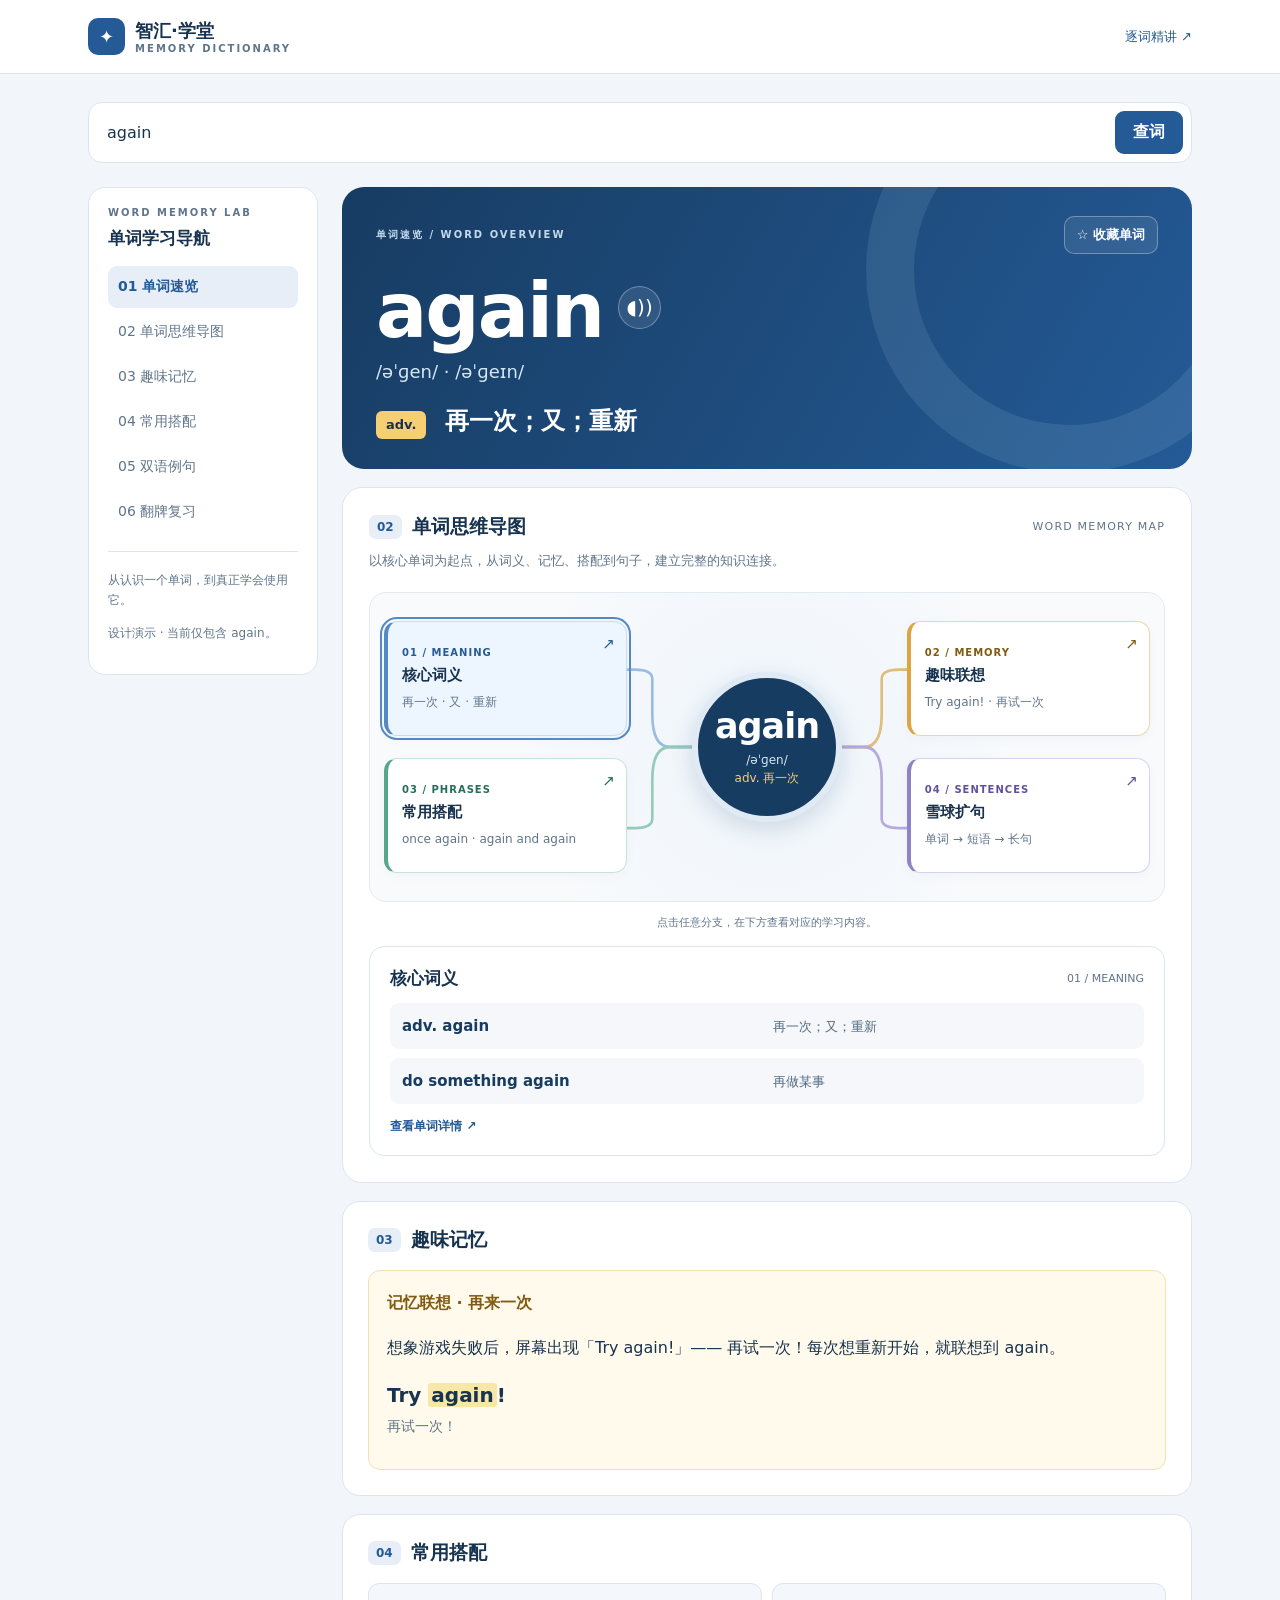
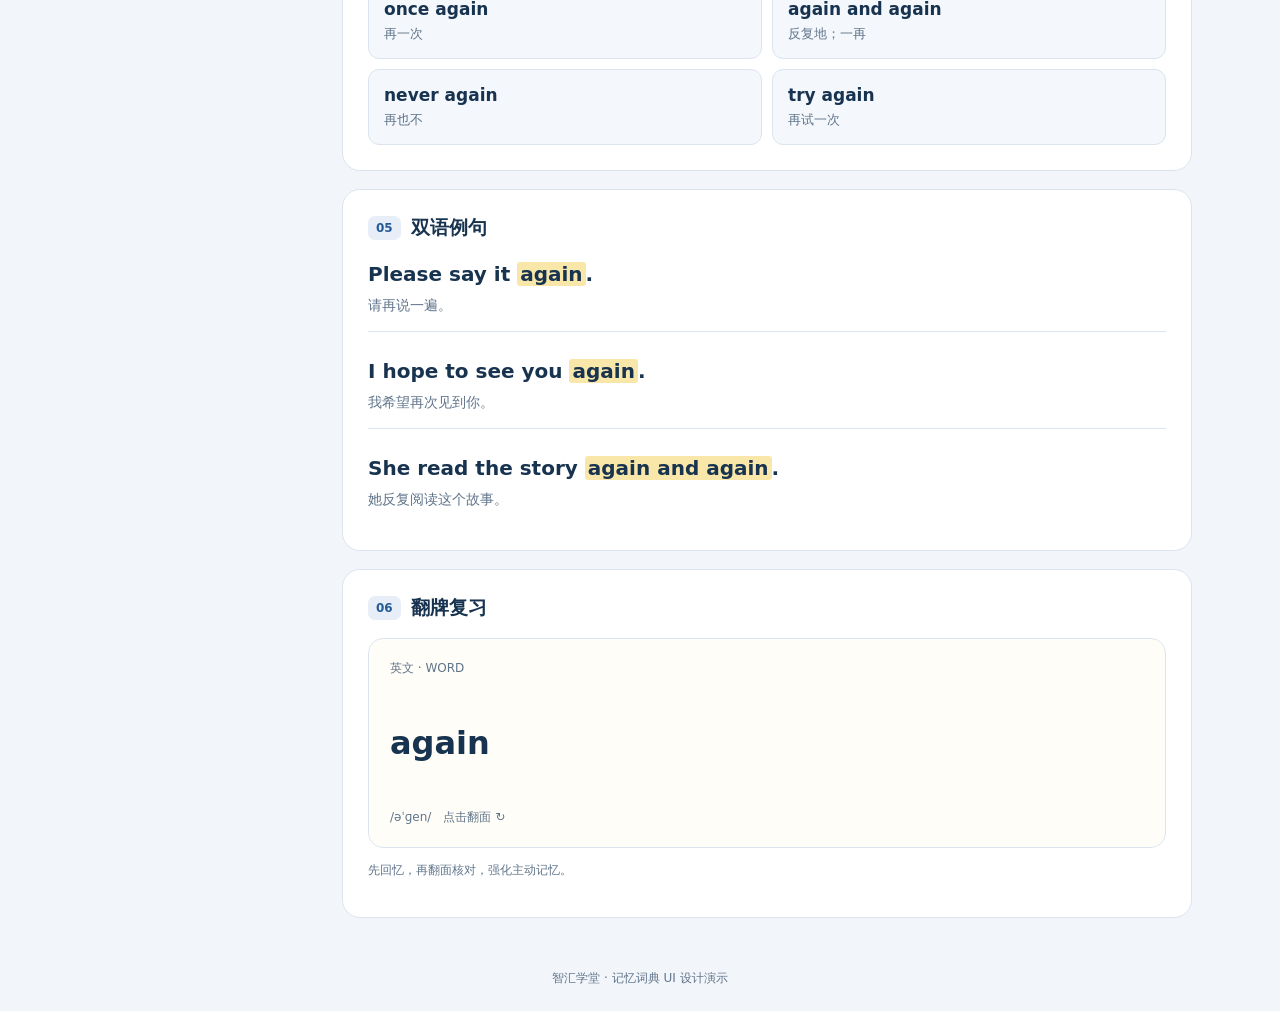
<file: memory-dictionary-preview.html>
<!doctype html><html lang="zh-CN"><head><meta charset="utf-8"><meta name="viewport" content="width=device-width,initial-scale=1"><title>智汇学堂 · 记忆词典设计预览</title><style>
:root{--ink:#17334f;--muted:#60758b;--blue:#245a96;--line:#dce5ef;--bg:#f2f5f9;--gold:#f6cf72}*{box-sizing:border-box}body{margin:0;background:var(--bg);color:var(--ink);font-family:Inter,"PingFang SC","Microsoft YaHei",system-ui,sans-serif}button,input{font:inherit}button{cursor:pointer}button:focus-visible,input:focus-visible,a:focus-visible{outline:3px solid #b78b25;outline-offset:3px}header{background:white;border-bottom:1px solid var(--line)}.head{max-width:1160px;margin:auto;padding:18px 28px;display:flex;align-items:center;justify-content:space-between;gap:16px}.brand{font-weight:850;font-size:18px;display:flex;align-items:center;gap:10px}.logo{background:var(--blue);color:white;border-radius:10px;padding:8px 11px}.brand small{display:block;font-size:10px;letter-spacing:2px;color:var(--muted)}a{color:var(--blue)}.head a{font-size:13px;text-decoration:none}main{max-width:1160px;margin:auto;padding:28px}.search{display:flex;gap:8px;background:white;border:1px solid var(--line);border-radius:14px;padding:8px;margin-bottom:24px}.search input{flex:1;min-width:0;border:0;padding:10px;color:var(--ink);background:white}.btn{border:0;border-radius:9px;background:var(--blue);color:white;padding:11px 18px;font-weight:700}.layout{display:grid;grid-template-columns:230px minmax(0,1fr);gap:24px}.side{position:sticky;top:18px;align-self:start;background:white;padding:19px;border:1px solid var(--line);border-radius:17px}.kicker{font-size:10px;color:var(--muted);letter-spacing:2px;font-weight:750}.side h2{font-size:17px;margin:9px 0 16px}.side a{display:flex;align-items:center;gap:9px;color:var(--muted);text-decoration:none;border-radius:9px;padding:12px 10px;font-size:14px;margin:3px 0}.side a.active{background:#e7eef8;color:var(--blue);font-weight:750}.side hr{border:0;border-top:1px solid var(--line);margin:18px 0}.side p{font-size:12px;color:var(--muted);line-height:1.7}.hero{background:linear-gradient(120deg,#173c62,#245a96);border-radius:22px;color:white;padding:29px 34px;position:relative;overflow:hidden}.hero:after{content:"";position:absolute;right:-80px;top:-120px;width:310px;height:310px;border:48px solid #a9d1e6;border-radius:50%;opacity:.12;pointer-events:none}.hero>*{position:relative;z-index:1}.hero-top{display:flex;justify-content:space-between;gap:12px;align-items:center}.hero .kicker{color:#c4d9ed}.wordline{display:flex;align-items:center;gap:15px;flex-wrap:wrap}h1{font-size:clamp(48px,8vw,76px);margin:15px 0 8px;line-height:1.1;letter-spacing:-2px}.speak{border:1px solid #ffffff50;border-radius:50%;color:white;background:#ffffff18;width:43px;height:43px;font-size:20px}.ipa{color:#d6e8f7;font-size:18px}.pos{display:inline-block;background:var(--gold);color:var(--ink);border-radius:6px;padding:4px 10px;font-weight:800;font-size:13px;margin-right:10px}.definition{font-size:24px;font-weight:700;margin:20px 0 0;line-height:1.6}.save{border:1px solid #ffffff50;border-radius:10px;background:#ffffff15;color:white;padding:9px 12px;font-weight:700;font-size:13px}.save[aria-pressed=true]{background:var(--gold);color:var(--ink)}.section{background:white;border:1px solid var(--line);border-radius:18px;padding:25px;margin-top:18px;scroll-margin-top:18px}.section h2{font-size:19px;margin:0 0 17px;display:flex;align-items:center;gap:10px}.number{background:#e7eef8;color:var(--blue);border-radius:7px;padding:5px 8px;font-size:12px}.memory{background:#fffaeb;border:1px solid #f0e1b5;border-radius:12px;padding:18px;line-height:1.8}.memory strong{color:#825b13}.sentence{font-size:20px;line-height:1.6;font-weight:700;margin:10px 0 4px}.cn{color:var(--muted);font-size:14px;line-height:1.7;margin:0 0 13px}mark{background:#f9e7aa;color:inherit;border-radius:3px;padding:0 3px}.phrases{display:grid;grid-template-columns:1fr 1fr;gap:10px}.phrase{background:#f4f7fb;border:1px solid var(--line);border-radius:11px;padding:15px}.phrase b{display:block;font-size:17px}.phrase span{font-size:13px;color:var(--muted);display:block;margin-top:6px}.example+.example{border-top:1px solid var(--line);padding-top:13px;margin-top:13px}.deck{perspective:1400px}.flipcard{border:0;background:none;display:block;width:100%;height:210px;padding:0;position:relative;text-align:left;color:inherit}.inner{position:relative;width:100%;height:100%;transform-style:preserve-3d;transition:transform .6s}.flipcard.flipped .inner{transform:rotateY(180deg)}.face{position:absolute;inset:0;border:1px solid var(--line);border-radius:15px;padding:21px;display:flex;flex-direction:column;justify-content:space-between;backface-visibility:hidden;-webkit-backface-visibility:hidden;background:#fffdf7}.back{transform:rotateY(180deg);background:#173c62;color:white;border-color:transparent}.face b{font-size:32px}.face small{font-size:12px;color:var(--muted)}.back small{color:#dce8f5}.hint{font-size:12px;color:var(--muted);line-height:1.7}footer{text-align:center;font-size:12px;color:var(--muted);padding:24px}#notice{font-size:13px;color:#825b13;padding:0 0 12px;line-height:1.7}[hidden]{display:none!important}@media(max-width:760px){.layout{grid-template-columns:1fr}.side{position:static}.side nav{display:flex;flex-wrap:wrap;gap:2px}.side a{font-size:12px;padding:9px}.side hr,.side p{display:none}main{padding:16px}.head{padding:15px 16px}.hero{padding:23px}.section{padding:18px}.phrases{grid-template-columns:1fr}.definition{font-size:20px}.flipcard{height:210px}}@media(prefers-reduced-motion:reduce){.inner{transition:none}}

.mind-section{padding:26px;background:#fff;border-radius:20px}.mind-heading{display:flex;align-items:center;justify-content:space-between;gap:12px}.mind-heading h2{margin:0}.mind-heading small{color:#60758b;font-size:11px;letter-spacing:1.2px}.mind-intro{font-size:13px;line-height:1.7;color:#60758b;margin:10px 0 20px}.mind-map{position:relative;display:grid;grid-template-columns:minmax(0,1fr) minmax(130px,.92fr) minmax(0,1fr);grid-template-rows:1fr 1fr;gap:22px 28px;align-items:stretch;min-height:310px;padding:28px 14px;background:radial-gradient(circle at center,#edf4fb 0,#f8fafc 58%,#f8fafc 100%);border:1px solid #e2eaf1;border-radius:17px;isolation:isolate}.map-lines{position:absolute;inset:0;width:100%;height:100%;z-index:-1;pointer-events:none}.map-center{grid-column:2;grid-row:1/3;align-self:center;justify-self:center;display:grid;place-content:center;text-align:center;width:150px;height:150px;border:6px solid #e0eaf5;border-radius:50%;background:#173c62;color:white;box-shadow:0 8px 22px #173c6226}.map-center b{font-size:35px;letter-spacing:-1px;line-height:1.1}.map-center small{font-size:12px;margin:7px 0 3px;color:#d6e8f7}.map-center span{font-size:12px;color:#f6cf72}.map-node{position:relative;text-align:left;background:#fff;border:1px solid var(--node-line);border-left:4px solid var(--node);border-radius:13px;padding:15px 14px;color:#17334f;font:inherit;cursor:pointer;min-width:0;display:flex;flex-direction:column;justify-content:center;gap:7px;box-shadow:0 3px 12px #173c6208;transition:box-shadow .18s,transform .18s}.map-node:hover{transform:translateY(-2px);box-shadow:0 6px 18px #173c6219}.map-node[aria-pressed=true]{background:var(--node-bg);outline:2px solid var(--node);outline-offset:2px}.map-node small{font-size:10px;color:var(--node-dark);font-weight:800;letter-spacing:1px}.map-node b{font-size:15px;line-height:1.4}.map-node span{font-size:12px;color:#60758b;line-height:1.5;overflow-wrap:anywhere}.map-node .node-arrow{position:absolute;right:11px;top:11px;font-size:15px;color:var(--node-dark)}.node-meaning{grid-column:1;grid-row:1;--node:#5489c7;--node-line:#c8dcef;--node-bg:#edf5ff;--node-dark:#285b93}.node-memory{grid-column:3;grid-row:1;--node:#dda443;--node-line:#ebd7a8;--node-bg:#fff7e5;--node-dark:#825b13}.node-phrases{grid-column:1;grid-row:2;--node:#57a58c;--node-line:#c5e3d8;--node-bg:#edf8f3;--node-dark:#256e59}.node-sentence{grid-column:3;grid-row:2;--node:#8e82c8;--node-line:#d9d2ef;--node-bg:#f4f1fd;--node-dark:#6150a0}.mind-detail{margin-top:16px;border:1px solid #dce5ef;border-radius:15px;padding:20px;min-height:195px;background:#fff}.mind-detail-top{display:flex;justify-content:space-between;align-items:center;gap:10px;margin-bottom:13px}.mind-detail-top h3{font-size:17px;margin:0}.mind-detail-top span{font-size:11px;color:#60758b}.detail-rows{display:grid;gap:9px}.detail-row{display:flex;align-items:baseline;gap:12px;padding:11px 12px;background:#f5f7fa;border-radius:9px;line-height:1.6}.detail-row b{font-size:15px;color:#173c62;flex:1;min-width:0;overflow-wrap:anywhere}.detail-row span{font-size:13px;color:#526b80;flex:1;min-width:0}.mind-detail p{line-height:1.8;color:#526b80;font-size:14px;margin:8px 0}.mind-detail .detail-link{display:inline-block;font-size:12px;color:#245a96;margin-top:14px;text-decoration:none;font-weight:700}.map-help{font-size:11px;color:#60758b;margin:13px 0 0;text-align:center}.map-legend{display:flex;gap:14px;flex-wrap:wrap;margin-top:12px;font-size:11px;color:#60758b}.map-legend i{display:inline-block;width:8px;height:8px;border-radius:50%;margin-right:5px}
@media(max-width:980px) and (min-width:761px){.mind-map{gap:15px 12px;padding:20px 9px;grid-template-columns:1fr 112px 1fr}.map-center{width:110px;height:110px;border-width:4px}.map-center b{font-size:27px}.map-node{padding:12px 9px}.map-node b{font-size:13px}.map-node span{font-size:11px}.map-node .node-arrow{display:none}}
@media(max-width:760px){.mind-section{padding:17px}.mind-map{grid-template-columns:1fr 1fr;grid-template-rows:auto auto auto;gap:12px;padding:15px;min-height:0}.map-center{grid-column:1/3;grid-row:1;width:120px;height:120px;margin:4px auto 16px;border-width:5px}.map-center b{font-size:30px}.node-meaning{grid-column:1;grid-row:2}.node-memory{grid-column:2;grid-row:2}.node-phrases{grid-column:1;grid-row:3}.node-sentence{grid-column:2;grid-row:3}.map-lines{display:none}.map-node{padding:12px;min-height:102px}.map-node .node-arrow{display:none}.mind-detail{padding:15px}.detail-row{display:block}.detail-row span{display:block;margin-top:5px}.mind-heading small{display:none}.map-legend{gap:9px}.map-center:after{content:"";position:absolute;width:2px;height:24px;background:#b7cce0;top:137px;left:50%;z-index:-1}}
@media(prefers-reduced-motion:reduce){.map-node{transition:none}}
</style></head><body><header><div class="head"><div class="brand"><span class="logo">✦</span><div>智汇·学堂<small>MEMORY DICTIONARY</small></div></div><a href="word-study.html">逐词精讲 ↗</a></div></header><main><form class="search" id="search"><input id="query" aria-label="搜索英文单词" placeholder="输入英文单词" value="again" required><button class="btn" type="submit">查词</button></form><p id="notice" hidden role="status"></p><div class="layout"><aside class="side"><div class="kicker">WORD MEMORY LAB</div><h2>单词学习导航</h2><nav><a class="active" href="#overview">01 单词速览</a><a href="#mindmap">02 单词思维导图</a><a href="#memory">03 趣味记忆</a><a href="#phrases">04 常用搭配</a><a href="#examples">05 双语例句</a><a href="#review">06 翻牌复习</a></nav><hr><p>从认识一个单词，到真正学会使用它。</p><p>设计演示 · 当前仅包含 again。</p></aside><article id="entry"><section id="overview" class="hero"><div class="hero-top"><span class="kicker">单词速览 / WORD OVERVIEW</span><button class="save" id="save" aria-pressed="false">☆ 收藏单词</button></div><div class="wordline"><h1>again</h1><button class="speak" id="speak" aria-label="播放 again 的发音">◖))</button></div><div class="ipa">/əˈɡen/ · /əˈɡeɪn/</div><p class="definition"><span class="pos">adv.</span> 再一次；又；重新</p></section><section class="section mind-section" id="mindmap"><div class="mind-heading"><h2><span class="number">02</span>单词思维导图</h2><small>WORD MEMORY MAP</small></div><p class="mind-intro">以核心单词为起点，从词义、记忆、搭配到句子，建立完整的知识连接。</p><div class="mind-map" aria-label="again 思维导图"><svg class="map-lines" viewBox="0 0 900 330" preserveAspectRatio="none" aria-hidden="true"><g fill="none" stroke-width="3" stroke-linecap="round"><path d="M450 165 H340 Q320 165 320 130 V92 Q320 82 300 82 H220" stroke="#9abce2"/><path d="M450 165 H560 Q580 165 580 130 V92 Q580 82 600 82 H680" stroke="#dfbd7b"/><path d="M450 165 H340 Q320 165 320 200 V242 Q320 252 300 252 H220" stroke="#95cbbb"/><path d="M450 165 H560 Q580 165 580 200 V242 Q580 252 600 252 H680" stroke="#b5a9dd"/></g></svg><div class="map-center"><b>again</b><small>/əˈɡen/</small><span>adv. 再一次</span></div><button class="map-node node-meaning" data-branch="meaning" aria-pressed="true"><small>01 / MEANING</small><b>核心词义</b><span>再一次 · 又 · 重新</span><span class="node-arrow">↗</span></button><button class="map-node node-memory" data-branch="memory" aria-pressed="false"><small>02 / MEMORY</small><b>趣味联想</b><span>Try again! · 再试一次</span><span class="node-arrow">↗</span></button><button class="map-node node-phrases" data-branch="phrases" aria-pressed="false"><small>03 / PHRASES</small><b>常用搭配</b><span>once again · again and again</span><span class="node-arrow">↗</span></button><button class="map-node node-sentence" data-branch="sentence" aria-pressed="false"><small>04 / SENTENCES</small><b>雪球扩句</b><span>单词 → 短语 → 长句</span><span class="node-arrow">↗</span></button></div><p class="map-help">点击任意分支，在下方查看对应的学习内容。</p><div class="mind-detail" id="mind-detail" aria-live="polite"><div class="mind-detail-top"><h3 id="mind-detail-title">核心词义</h3><span id="mind-detail-meta">01 / MEANING</span></div><div id="mind-detail-body" class="detail-rows"></div><a id="mind-detail-link" class="detail-link" href="#overview">查看单词详情 ↗</a></div></section><section class="section" id="memory"><h2><span class="number">03</span>趣味记忆</h2><div class="memory"><strong>记忆联想 · 再来一次</strong><p>想象游戏失败后，屏幕出现「Try again!」—— 再试一次！每次想重新开始，就联想到 again。</p><div class="sentence">Try <mark>again</mark>!</div><p class="cn">再试一次！</p></div></section><section class="section" id="phrases"><h2><span class="number">04</span>常用搭配</h2><div class="phrases"><div class="phrase"><b>once again</b><span>再一次</span></div><div class="phrase"><b>again and again</b><span>反复地；一再</span></div><div class="phrase"><b>never again</b><span>再也不</span></div><div class="phrase"><b>try again</b><span>再试一次</span></div></div></section><section class="section" id="examples"><h2><span class="number">05</span>双语例句</h2><div class="example"><div class="sentence">Please say it <mark>again</mark>.</div><p class="cn">请再说一遍。</p></div><div class="example"><div class="sentence">I hope to see you <mark>again</mark>.</div><p class="cn">我希望再次见到你。</p></div><div class="example"><div class="sentence">She read the story <mark>again and again</mark>.</div><p class="cn">她反复阅读这个故事。</p></div></section><section class="section" id="review"><h2><span class="number">06</span>翻牌复习</h2><div class="deck"><button class="flipcard" id="flip" aria-pressed="false" aria-label="翻牌查看中文释义"><span class="inner" style="display:block"><span class="face"><small>英文 · WORD</small><b>again</b><small>/əˈɡen/　点击翻面 ↻</small></span><span class="face back"><small>中文 · MEANING</small><b>再一次；又；重新</b><small>adv.　点击返回 ↻</small></span></span></button></div><p class="hint">先回忆，再翻面核对，强化主动记忆。</p></section></article></div></main><footer>智汇学堂 · 记忆词典 UI 设计演示</footer><script>
const q=document.getElementById('query'),notice=document.getElementById('notice'),entry=document.getElementById('entry');function showQuery(value){q.value=value;const ok=value.trim().toLowerCase()==='again';entry.hidden=!ok;notice.hidden=ok;notice.textContent=ok?'':'此设计预览暂时只有 again。正式词典需要接入原有数据接口。'}showQuery(new URLSearchParams(location.search).get('q')||'again');document.getElementById('search').onsubmit=e=>{e.preventDefault();const value=q.value.trim();const url=new URL(location.href);url.searchParams.set('q',value);history.replaceState(null,'',url);showQuery(value)};const save=document.getElementById('save');let saved=false;try{saved=localStorage.getItem('memory-demo-again')==='1'}catch(e){}function renderSave(){save.setAttribute('aria-pressed',String(saved));save.textContent=saved?'★ 已收藏':'☆ 收藏单词'}renderSave();save.onclick=()=>{saved=!saved;try{localStorage.setItem('memory-demo-again',saved?'1':'0')}catch(e){}renderSave()};document.getElementById('speak').onclick=()=>{if(!('speechSynthesis'in window)){notice.hidden=false;notice.textContent='当前浏览器不支持语音播放。';return}speechSynthesis.cancel();const u=new SpeechSynthesisUtterance('again');u.lang='en-GB';speechSynthesis.speak(u)};const flip=document.getElementById('flip');flip.onclick=()=>{const b=flip.classList.toggle('flipped');flip.setAttribute('aria-pressed',String(b));flip.setAttribute('aria-label',b?'返回英文':'翻牌查看中文释义')};document.querySelectorAll('.side nav a').forEach(a=>a.addEventListener('click',()=>{document.querySelectorAll('.side nav a').forEach(x=>x.classList.toggle('active',x===a))}));

const mindBranches={meaning:{title:'核心词义',meta:'01 / MEANING',rows:[['adv. again','再一次；又；重新'],['do something again','再做某事']],link:'#overview',label:'查看单词详情'},memory:{title:'趣味联想',meta:'02 / MEMORY',text:'想象游戏失败后出现 Retry 按钮：Try again! 再试一次！把 again 和“重新尝试”的动作联系起来。',rows:[['Try again!','再试一次！']],link:'#memory',label:'查看完整记忆方法'},phrases:{title:'常用搭配',meta:'03 / PHRASES',rows:[['once again','再一次'],['again and again','反复地；一再'],['never again','再也不'],['try again','再试一次']],link:'#phrases',label:'查看全部搭配'},sentence:{title:'雪球扩句',meta:'04 / SENTENCES',rows:[['again','再一次'],['try again','再试一次'],['I will try again.','我会再试一次。'],['I will try again until I succeed.','我会再次尝试，直到成功。']],link:'#examples',label:'查看双语例句'}};
function selectBranch(key){const d=mindBranches[key];document.querySelectorAll('[data-branch]').forEach(b=>b.setAttribute('aria-pressed',String(b.dataset.branch===key)));document.getElementById('mind-detail-title').textContent=d.title;document.getElementById('mind-detail-meta').textContent=d.meta;const body=document.getElementById('mind-detail-body');body.replaceChildren();if(d.text){const p=document.createElement('p');p.textContent=d.text;body.append(p)}d.rows.forEach(row=>{const div=document.createElement('div');div.className='detail-row';const b=document.createElement('b'),s=document.createElement('span');b.textContent=row[0];s.textContent=row[1];div.append(b,s);body.append(div)});const a=document.getElementById('mind-detail-link');a.href=d.link;a.textContent=d.label+' ↗'}
document.querySelectorAll('[data-branch]').forEach(b=>b.addEventListener('click',()=>selectBranch(b.dataset.branch)));selectBranch('meaning');
</script></body></html>
</file>
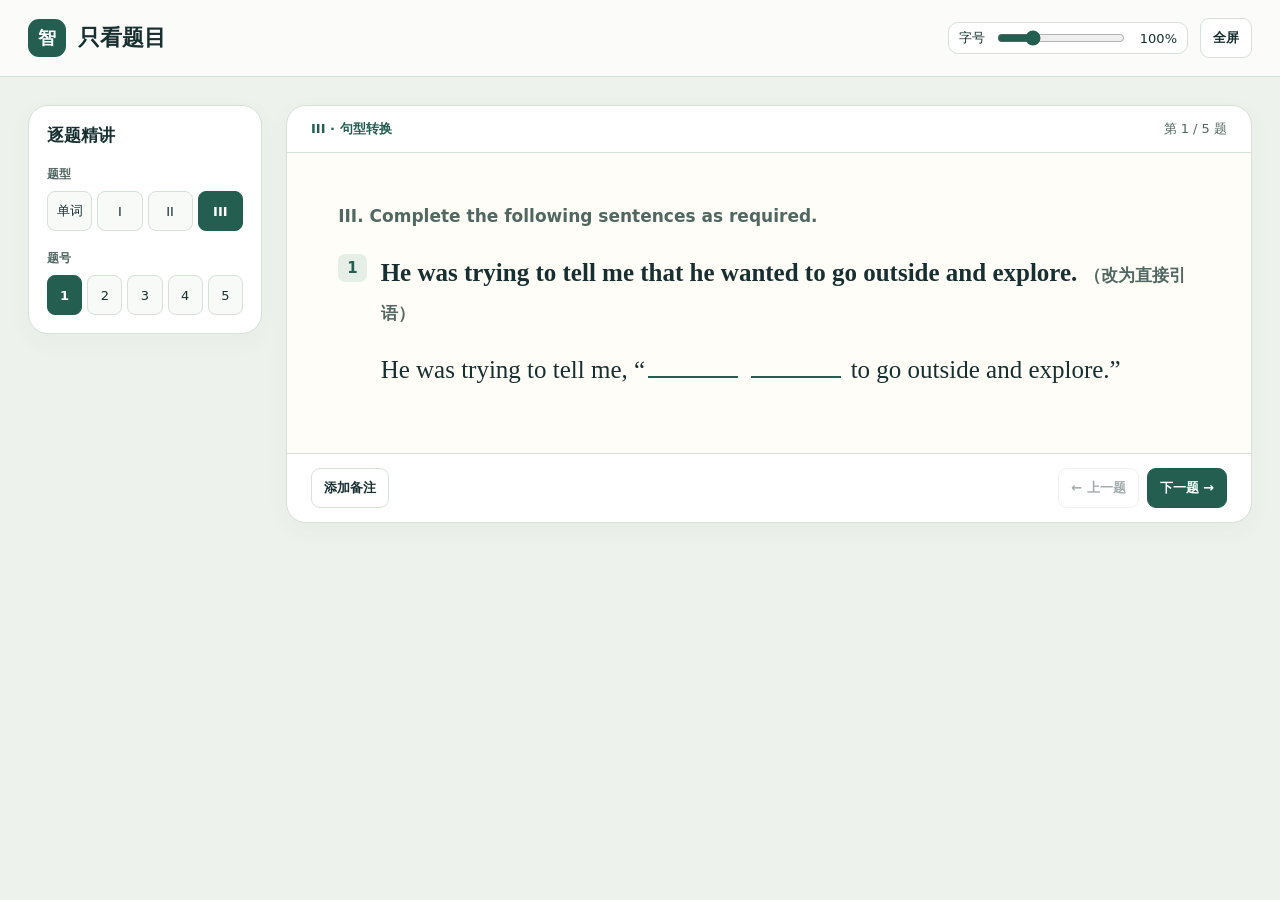
<file: question-focus-preview.html>
<!doctype html>
<html lang="zh-CN">
<head>
<meta charset="utf-8">
<meta name="viewport" content="width=device-width,initial-scale=1">
<title>只看题目 · 智汇学堂</title>
<style>
:root {
  color-scheme: light;
  --page:#eef2ed; --paper:#fffdf7; --white:#fff; --ink:#172f30;
  --muted:#516762; --line:#d6e1d8; --accent:#245e50; --soft:#e6efe7;
  --scale:1; font-family:"Inter","PingFang SC","Microsoft YaHei",system-ui,sans-serif;
}
*{box-sizing:border-box}
body{margin:0;min-height:100vh;color:var(--ink);background:var(--page)}
button,input{font:inherit}
button{cursor:pointer;color:inherit}
button:focus-visible,a:focus-visible,input:focus-visible{outline:3px solid #aa791d;outline-offset:3px}
button:disabled{opacity:.4;cursor:default}
[hidden]{display:none!important}
.top{background:#fbfcf9;border-bottom:1px solid var(--line)}
.toolbar,.layout{width:min(100% - 56px,1392px);margin:auto}
.toolbar{min-height:76px;display:flex;align-items:center;justify-content:space-between;gap:20px}
.brand,.tools,.zoom{display:flex;align-items:center;gap:12px}
.mark{display:grid;place-items:center;background:var(--accent);color:white;border-radius:11px;width:38px;height:38px;font-size:18px;font-weight:700}
h1,h2,p{margin:0}
h1{font-size:22px;line-height:1.25}
.zoom{position:relative;border:1px solid var(--line);background:var(--white);padding:6px 10px;border-radius:10px;font-size:13px}
.zoom input{width:clamp(72px,10vw,135px);accent-color:var(--accent);margin:0}
.zoom output{min-width:3.1em;text-align:right;font-variant-numeric:tabular-nums}
.btn{min-height:40px;border:1px solid var(--line);border-radius:9px;padding:8px 12px;background:var(--white);font-size:13px;font-weight:650}
.btn:hover:not(:disabled){border-color:var(--accent);color:var(--accent)}
.layout{display:grid;grid-template-columns:234px minmax(0,1fr);gap:24px;align-items:start;padding-block:28px}
.nav,.stage{border:1px solid var(--line);border-radius:20px;background:var(--white);box-shadow:0 7px 24px #1c442a0a}
.nav{padding:18px}
.nav h2{font-size:17px}
.field-label{font-size:12px;font-weight:700;color:var(--muted);margin:19px 0 8px}
.choices{display:grid;grid-template-columns:repeat(4,minmax(0,1fr));gap:5px}
.choices button,.numbers button{min-height:40px;border:1px solid var(--line);background:#f8faf7;border-radius:8px;padding:4px;font-size:13px}
.choices button[aria-pressed=true],.numbers button[aria-current=true]{background:var(--accent);border-color:var(--accent);color:white;font-weight:700}
.numbers{display:grid;grid-template-columns:repeat(5,minmax(0,1fr));gap:5px}
.stage{overflow:hidden}
.stage-head,.stage-foot{display:flex;align-items:center;justify-content:space-between;gap:12px;padding:14px 24px}
.stage-head{border-bottom:1px solid var(--line)}
.location{font-size:13px;color:var(--accent);font-weight:700}
.stage-count{font-size:13px;color:var(--muted);font-variant-numeric:tabular-nums}
.paper{background:var(--paper);padding:clamp(22px,4vw,54px);min-height:300px}
.instructions{font-size:calc(17px * var(--scale));font-weight:750;color:var(--muted);line-height:1.5}
.prompt{display:grid;grid-template-columns:auto minmax(0,1fr);gap:14px;margin-top:24px}
.badge{align-self:start;background:var(--soft);color:var(--accent);padding:5px 9px;border-radius:7px;font-size:clamp(13px,calc(15px * var(--scale)),20px);font-weight:750}
.question,.response{font-family:"Georgia","Noto Serif CJK SC",serif;font-size:calc(25px * var(--scale));line-height:1.55;overflow-wrap:anywhere}
.question{font-weight:700}
.question small{font-family:system-ui,sans-serif;color:var(--muted);font-size:.67em;font-weight:650}
.response{margin-top:20px}
.blank{display:inline-block;width:3.6em;border-bottom:2px solid var(--accent);margin-inline:.13em}
.stage-foot{border-top:1px solid var(--line)}
.steps{display:flex;gap:8px}
.primary{background:var(--accent);color:white;border-color:var(--accent)}
.primary:hover:not(:disabled){background:#194b40;color:white}
.empty{color:var(--muted);font-size:calc(16px * var(--scale));line-height:1.6}
.annotation{margin:14px 24px;padding:12px;border-radius:10px;background:var(--soft)}
.annotation label{display:block;margin-bottom:7px;font-size:13px;font-weight:700}
.annotation textarea{box-sizing:border-box;width:100%;min-height:85px;resize:vertical;border:1px solid var(--line);border-radius:8px;padding:10px;font:inherit}
@media(max-width:780px){
  .toolbar,.layout{width:calc(100% - 28px)}
  .toolbar{padding-block:12px;min-height:0;flex-wrap:wrap;gap:10px}
  .tools{max-width:100%;flex-wrap:wrap;gap:6px}
  .layout{grid-template-columns:minmax(0,1fr);gap:13px;padding-block:14px}
  .nav{padding:13px}
  .nav-body{display:grid;grid-template-columns:1fr 1fr;gap:10px}
  .field-label{margin-top:10px}
  .choices,.numbers{gap:3px}
  .stage-head,.stage-foot{padding:10px 13px}
  .question,.response{font-size:calc(20px * var(--scale))}
}
@media(max-width:370px){.nav-body{grid-template-columns:1fr}.btn{padding-inline:8px}.paper{padding:16px}.prompt{gap:8px}}
</style>
</head>
<body>
<header class="top">
  <div class="toolbar">
    <div class="brand"><span class="mark" aria-hidden="true">智</span><h1>只看题目</h1></div>
    <div class="tools">
      <label class="zoom" for="zoom">字号 <input id="zoom" type="range" min="80" max="160" step="5" value="100"><output id="zoom-value" for="zoom">100%</output></label>
      <button class="btn" type="button" id="fullscreen">全屏</button>
    </div>
  </div>
</header>
<main class="layout">
  <aside class="nav" aria-labelledby="nav-heading">
    <h2 id="nav-heading">逐题精讲</h2>
    <div class="nav-body">
      <div><p class="field-label" id="sections-label">题型</p><div class="choices" id="sections" role="group" aria-labelledby="sections-label">
        <button type="button" data-section="单词" aria-pressed="false">单词</button><button type="button" data-section="I" aria-pressed="false">I</button><button type="button" data-section="II" aria-pressed="false">II</button><button type="button" data-section="III" aria-pressed="true">III</button>
      </div></div>
      <div><p class="field-label" id="numbers-label">题号</p><div class="numbers" id="numbers" role="group" aria-labelledby="numbers-label"></div></div>
    </div>
  </aside>
  <section class="stage" aria-label="题目内容">
    <header class="stage-head"><p class="location" id="location">III · 句型转换</p><p class="stage-count" id="count" aria-live="polite">第 1 / 5 题</p></header>
    <div class="paper">
      <div id="sample">
        <h2 class="instructions" lang="en">III. Complete the following sentences as required.</h2>
        <div class="prompt"><span class="badge">1</span><div>
          <p class="question"><span lang="en">He was trying to tell me that he wanted to go outside and explore.</span> <small>（改为直接引语）</small></p>
          <p class="response" lang="en">He was trying to tell me, “<span class="blank" aria-label="第一空"></span> <span class="blank" aria-label="第二空"></span> to go outside and explore.”</p>
        </div></div>
      </div>
      <p class="empty" id="empty" hidden>预览仅收录截图中的原题。</p>
    </div>
    <div class="annotation" id="annotation" hidden><label for="note">本题备注</label><textarea id="note" placeholder="输入课堂补充"></textarea></div>
    <footer class="stage-foot">
      <button class="btn" id="note-toggle" type="button" aria-expanded="false" aria-controls="annotation">添加备注</button>
      <div class="steps"><button class="btn" id="prev" type="button">← 上一题</button><button class="btn primary" id="next" type="button">下一题 →</button></div>
    </footer>
  </section>
</main>
<script>
const get = id => document.getElementById(id);
let section = 'III';
let number = 1;
const sectionButtons = [...get('sections').querySelectorAll('button')];
const numberButtons = Array.from({ length: 5 }, (_, index) => {
  const button = document.createElement('button');
  button.type = 'button';
  button.textContent = index + 1;
  button.onclick = () => { number = index + 1; render(); };
  get('numbers').append(button);
  return button;
});
function render() {
  const questionCount = section === 'III' ? numberButtons.length : 0;
  const hasSample = section === 'III' && number === 1;
  sectionButtons.forEach(button => button.setAttribute('aria-pressed', String(button.dataset.section === section)));
  numberButtons.forEach((button, index) => {
    button.hidden = !questionCount;
    button.setAttribute('aria-current', String(index + 1 === number && questionCount > 0));
  });
  get('location').textContent = section === 'III' ? 'III · 句型转换' : section;
  get('count').textContent = questionCount ? '第 ' + number + ' / ' + questionCount + ' 题' : '暂无预览题目';
  get('sample').hidden = !hasSample;
  get('empty').hidden = hasSample;
  get('prev').disabled = !questionCount || number === 1;
  get('next').disabled = !questionCount || number === questionCount;
  get('note-toggle').disabled = !hasSample;
  if (!hasSample) {
    get('annotation').hidden = true;
    get('note-toggle').setAttribute('aria-expanded', 'false');
    get('note-toggle').textContent = '添加备注';
  }
}
sectionButtons.forEach(button => button.onclick = () => {
  section = button.dataset.section;
  number = 1;
  render();
});
get('prev').onclick = () => { number -= 1; render(); };
get('next').onclick = () => { number += 1; render(); };
get('zoom').oninput = event => {
  const value = event.target.value;
  document.documentElement.style.setProperty('--scale', value / 100);
  get('zoom-value').value = value + '%';
};
get('note-toggle').onclick = () => {
  const opening = get('annotation').hidden;
  get('annotation').hidden = !opening;
  get('note-toggle').setAttribute('aria-expanded', String(opening));
  get('note-toggle').textContent = opening ? '收起备注' : get('note').value.trim() ? '查看备注' : '添加备注';
  if (opening) get('note').focus();
};
const fullscreen = get('fullscreen');
fullscreen.hidden = !document.fullscreenEnabled;
fullscreen.onclick = async () => {
  try {
    if (document.fullscreenElement) await document.exitFullscreen();
    else await document.documentElement.requestFullscreen();
  } catch {
    fullscreen.textContent = '全屏不可用';
  }
};
document.addEventListener('fullscreenchange', () => {
  fullscreen.textContent = document.fullscreenElement ? '退出全屏' : '全屏';
});
render();
</script>
</body>
</html>
</file>
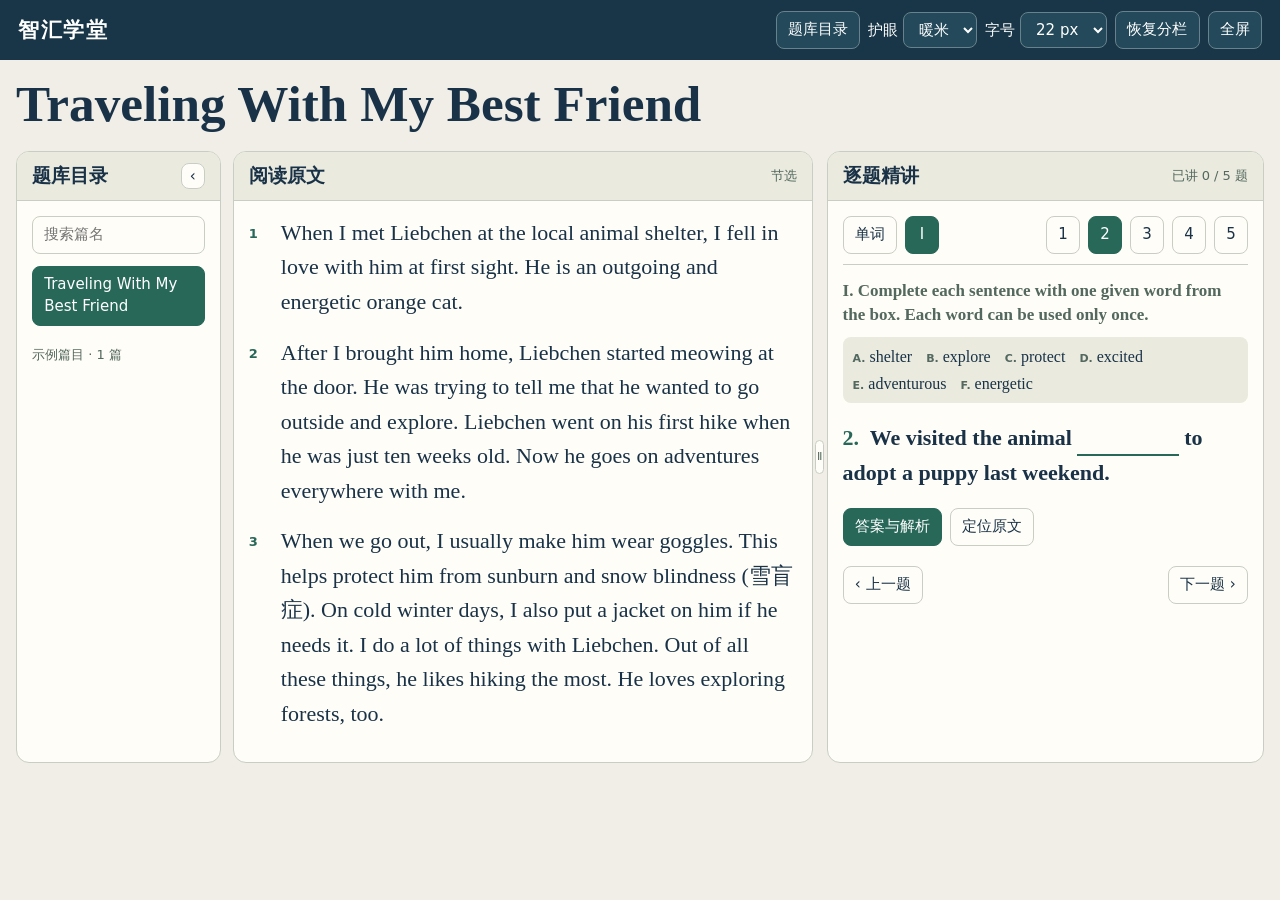
<file: reading-teacher-preview.html>
<!doctype html>
<html lang="zh-CN">
<head>
<meta charset="utf-8">
<meta name="viewport" content="width=device-width, initial-scale=1">
<title>Traveling With My Best Friend · 智汇学堂</title>
<style>
:root{--canvas:#f1eee7;--paper:#fffdf7;--shade:#eaeade;--ink:#193247;--muted:#53685e;--line:#c9cec4;--active:#286859;--mark:#ffe59c;--font:22px;--split:57}
:root[data-theme="green"]{--canvas:#e4eee7;--paper:#f5fbf4;--shade:#dceadf}
:root[data-theme="blue"]{--canvas:#e5edf4;--paper:#f5faff;--shade:#e3ebf1}
:root[data-theme="white"]{--canvas:#f1f4f6;--paper:#fff;--shade:#e8eef2}
*{box-sizing:border-box}body{margin:0;background:var(--canvas);color:var(--ink);font:15px/1.45 system-ui,"PingFang SC","Microsoft YaHei",sans-serif}
button,select,input{font:inherit;color:inherit}button,select,input{border:1px solid var(--line);background:var(--paper);border-radius:8px;padding:.45rem .7rem}button{cursor:pointer}button:disabled{opacity:.45;cursor:default}button:focus-visible,select:focus-visible,input:focus-visible{outline:3px solid #c27e1e;outline-offset:2px}button:hover:enabled{border-color:var(--active)}[aria-pressed=true],.primary{background:var(--active);color:#fff;border-color:var(--active)}
header{background:#183647;color:white;display:flex;gap:14px;align-items:center;justify-content:space-between;padding:11px max(18px,calc((100vw - 1700px)/2));flex-wrap:wrap}header strong{font-size:21px;letter-spacing:.08em}header button,header select{background:#23495a;color:white;border-color:#68818c}
.tools,.row{display:flex;gap:8px;align-items:center;flex-wrap:wrap}
main{max-width:1730px;margin:auto;padding:14px 16px 22px}h1{font:700 clamp(28px,4vw,53px)/1.06 Georgia,serif;margin:3px 0 20px}h2{font-size:19px;margin:0}h3{margin:0}
.layout{display:grid;grid-template-columns:clamp(170px,16vw,250px) minmax(0,1fr);gap:12px}.layout.directory-collapsed{grid-template-columns:44px minmax(0,1fr)}.split{display:grid;grid-template-columns:minmax(0,var(--left,57%)) 14px minmax(0,1fr);min-width:0}
.panel{background:var(--paper);border:1px solid var(--line);border-radius:13px;overflow:hidden;min-width:0}.panel-heading{background:var(--shade);padding:10px 15px;border-bottom:1px solid var(--line);display:flex;justify-content:space-between;gap:6px;align-items:center}.inside{padding:15px}.divider{border:0;border-radius:0;background:transparent;padding:0;cursor:col-resize;touch-action:none;display:grid;place-items:center}.divider span{border-radius:12px;background:var(--paper);border:1px solid var(--line);padding:8px 1px;color:var(--muted);font-size:11px}
#search{width:100%;margin-bottom:12px}#lessonList button{width:100%;text-align:left;margin-bottom:7px}.aside-note,.note{color:var(--muted);font-size:13px}
.passage-body,.question-body{max-height:calc(100dvh - 175px);min-height:350px;overflow:auto}.passage-body{font:var(--font)/1.57 Georgia,serif}.paragraph{display:grid;grid-template-columns:2ch minmax(0,1fr);gap:10px;margin:0 0 16px}.index{color:var(--active);font:600 13px/2.7 system-ui}.paragraph p{margin:0}mark{background:var(--mark);border-radius:4px;color:inherit;box-decoration-break:clone;-webkit-box-decoration-break:clone;padding:0 .12em}
.nav{justify-content:space-between;border-bottom:1px solid var(--line);padding-bottom:10px}.nav button{min-width:34px}.instruction{font:700 17px/1.4 Georgia,serif;color:var(--muted);margin:14px 0 10px}.bank{background:var(--shade);border-radius:8px;padding:8px 10px;display:flex;flex-wrap:wrap;gap:4px 14px;font:16px/1.45 Georgia,serif}.bank b{font:600 11px system-ui;color:var(--muted)}
.stem{font:700 var(--font)/1.52 Georgia,serif;margin:18px 0}.blank{display:inline-block;min-width:4.6em;padding:0 .15em;color:var(--active);background:none;border:0;border-radius:0;border-bottom:2px solid var(--active);font:inherit;vertical-align:baseline}.answer{background:var(--shade);border:1px solid var(--line);border-radius:9px;padding:13px;margin-top:12px}.answer p{margin:0 0 8px}.answer p:last-child{margin:0}.paging{justify-content:space-between;margin-top:20px}.number{color:var(--active);margin-right:.25em}.vocab-list{padding-left:1.5rem;line-height:2}.section-tab{border:0;background:transparent;font-weight:750;color:var(--muted);padding-left:0}
@media(max-width:920px){.layout{grid-template-columns:1fr}.sidebar .inside{display:flex;gap:10px;align-items:center;flex-wrap:wrap}#search{width:175px;margin:0}#lessonList button{width:auto;margin:0}.sidebar .aside-note{margin:0}.passage-body,.question-body{max-height:65vh}}
@media(max-width:620px){main{padding:10px}.split{grid-template-columns:1fr}.divider{display:none}.passage-body,.question-body{min-height:0;max-height:50vh}.question{margin-top:9px}.inside{padding:11px}.paragraph{gap:7px}}
.directory-rail[hidden]{display:none}
.directory-rail{align-self:start;display:grid;justify-items:center;gap:10px;width:44px;min-height:139px;padding:11px 4px;background:var(--paper);color:var(--active);font-weight:750;border-color:var(--line);border-radius:12px}
.directory-rail .rail-label{writing-mode:vertical-rl;letter-spacing:.12em}
.directory-rail:hover{background:var(--shade)}
.directory-close{padding:.2rem .5rem;line-height:1.2}
#numbers[hidden]{display:none}
@media(max-width:620px){.layout.directory-collapsed{grid-template-columns:1fr;gap:8px}.directory-rail{display:flex;width:auto;min-height:0;gap:7px;padding:6px 10px}.directory-rail .rail-label{writing-mode:horizontal-tb;letter-spacing:0}}
</style>
</head>
<body>
<header>
  <strong>智汇学堂</strong>
  <div class="tools" aria-label="教学导航">
    <button id="directory" aria-expanded="true" aria-controls="sidebar">题库目录</button>
    <label>护眼 <select id="theme"><option value="warm">暖米</option><option value="white">标准</option><option value="green">柔绿</option><option value="blue">雾蓝</option></select></label>
    <label>字号 <select id="font"></select></label>
    <button id="reset">恢复分栏</button><button id="fullscreen">全屏</button>
  </div>
</header>
<main>
<h1>Traveling With My Best Friend</h1>
<div class="layout" id="readingLayout">
  <aside id="sidebar" class="panel sidebar">
    <div class="panel-heading"><h2>题库目录</h2><button class="directory-close" id="directoryClose" aria-label="收起题库目录" aria-controls="sidebar" title="收起目录">‹</button></div>
    <div class="inside">
      <input id="search" type="search" aria-label="搜索篇名" placeholder="搜索篇名">
      <div id="lessonList"><button aria-current="page" aria-pressed="true">Traveling With My Best Friend</button></div>
      <p class="aside-note" id="searchNote">示例篇目 · 1 篇</p>
    </div>
  </aside>
  <button class="directory-rail" id="directoryRail" aria-label="展开题库目录" aria-expanded="false" aria-controls="sidebar" title="展开题库目录" hidden>
    <svg width="18" height="18" viewBox="0 0 24 24" fill="none" stroke="currentColor" stroke-width="1.7" aria-hidden="true"><rect x="3.5" y="4.5" width="17" height="15" rx="2"/><path d="M9 5v14m3-10h5m-5 5h5"/></svg>
    <span class="rail-label">题库目录</span><span aria-hidden="true">›</span>
  </button>
  <div class="split" id="split">
    <section class="panel">
      <div class="panel-heading"><h2>阅读原文</h2><span class="note">节选</span></div>
      <div class="inside passage-body" id="passage" tabindex="0" aria-label="阅读原文"></div>
    </section>
    <button class="divider" id="divider" aria-label="调整分栏，使用左右方向键"><span aria-hidden="true">Ⅱ</span></button>
    <section class="panel question">
      <div class="panel-heading"><h2>逐题精讲</h2><span id="progress" class="note"></span></div>
      <div class="inside question-body">
        <div class="row nav"><div class="row"><button id="words" aria-pressed="false">单词</button><button id="exercise" aria-pressed="true">Ⅰ</button></div><nav class="row" id="numbers" aria-label="题号"></nav></div>
        <div id="question"></div>
      </div>
    </section>
  </div>
</div>
</main>
<script>
const passage=[
  'When I met Liebchen at the local animal shelter, I fell in love with him at first sight. He is an outgoing and energetic orange cat.',
  'After I brought him home, Liebchen started meowing at the door. He was trying to tell me that he wanted to go outside and explore. Liebchen went on his first hike when he was just ten weeks old. Now he goes on adventures everywhere with me.',
  'When we go out, I usually make him wear goggles. This helps protect him from sunburn and snow blindness (雪盲症). On cold winter days, I also put a jacket on him if he needs it. I do a lot of things with Liebchen. Out of all these things, he likes hiking the most. He loves exploring forests, too.'
];
const bank=[['shelter','收容所'],['explore','探索'],['protect','保护'],['excited','兴奋的'],['adventurous','爱冒险的'],['energetic','精力充沛的']];
const questions=[
  ['The dog was so ',' after playing fetch that it ran around the yard for hours.','energetic','so 后接形容词。跑了几个小时，说明它精力充沛。',0,'energetic'],
  ['We visited the animal ',' to adopt a puppy last weekend.','shelter','animal shelter 意为「动物收容所」，与领养小狗的语境相符。',0,'at the local animal shelter'],
  ['Scientists continue to ',' the deep ocean to discover new species.','explore','continue to 后接动词原形。explore the deep ocean 意为「探索深海」。',1,'go outside and explore'],
  ['Wearing sunscreen helps ',' your skin from harmful UV rays.','protect','protect A from B 表示「保护 A 免受 B 的伤害」。',2,'protect him from sunburn'],
  ['The children were ',' when they saw the amusement park for the first time.','excited','were 后接形容词。excited 描述孩子们看到游乐园时的心情。']
];
const $=id=>document.getElementById(id);
let current=1, view='exercise', revealed=false, expanded=false, located=false, ratio=57;
const covered=new Set();
function renderPassage(scroll){
  const [,,,, paragraph, phrase]=questions[current];
  $('passage').innerHTML=passage.map((line,i)=>{
    const content=located&&i===paragraph?line.replace(phrase,'<mark>'+phrase+'</mark>'):line;
    return '<div class="paragraph"><span class="index">'+(i+1)+'</span><p>'+content+'</p></div>';
  }).join('');
  if(scroll)$('passage').querySelector('mark')?.scrollIntoView({block:'nearest'});
}
function renderQuestion(focus){
  const [before,after,answer,explanation,paragraph]=questions[current];
  $('words').setAttribute('aria-pressed',view==='words');
  $('exercise').setAttribute('aria-pressed',view==='exercise');
  $('progress').textContent='已讲 '+covered.size+' / '+questions.length+' 题';
  $('numbers').hidden=view==='words';
  $('numbers').innerHTML=view==='words'?'':questions.map((_,i)=>`<button data-index="${i}" aria-pressed="${i===current}" aria-label="第 ${i+1} 题">${i+1}</button>`).join('');
  if(view==='words'){
    $('question').innerHTML='<ul class="vocab-list">'+bank.map(([word,meaning])=>'<li><strong>'+word+'</strong>　'+meaning+'</li>').join('')+'</ul>';
    return;
  }
  $('question').innerHTML=`
    <p class="instruction">I. Complete each sentence with one given word from the box. Each word can be used only once.</p>
    <div class="bank" aria-label="备选词">${bank.map(([word],i)=>'<span><b>'+String.fromCharCode(65+i)+'.</b> '+word+'</span>').join('')}</div>
    <p class="stem"><span class="number">${current+1}.</span> ${before}<button class="blank" id="blank" aria-label="${revealed?'收起填空答案':'揭示填空答案'}" aria-pressed="${revealed}">${revealed?answer:'&nbsp;'}</button>${after}</p>
    <div class="row">
      <button id="answer" class="primary" aria-expanded="${expanded}">${expanded?'收起答案与解析':'答案与解析'}</button>
      <button id="locate" aria-pressed="${located}" ${paragraph===undefined?'disabled':''}>${located?'取消高亮':'定位原文'}</button>
    </div>
    ${paragraph===undefined?'<p class="note">本题对应词汇未出现在当前原文节选里。</p>':''}
    ${expanded?`<div class="answer"><p><strong>答案</strong>　<em>${answer}</em></p><p><strong>解析</strong>　${explanation}</p></div>`:''}
    <div class="row paging"><button id="prev" ${current===0?'disabled':''}>‹ 上一题</button><button id="next" ${current===questions.length-1?'disabled':''}>下一题 ›</button></div>`;
  if(focus)document.querySelector(focus)?.focus({preventScroll:true});
}
function selectQuestion(index,focus){
  if(index<0||index>=questions.length)return;
  current=index;revealed=false;expanded=false;located=questions[index][4]!==undefined;
  renderPassage(true);renderQuestion(focus);
}
$('numbers').onclick=event=>{
  const button=event.target.closest('[data-index]');
  if(button)selectQuestion(Number(button.dataset.index),'[data-index="'+button.dataset.index+'"]');
};
$('question').onclick=event=>{
  switch(event.target.closest('button')?.id){
    case 'blank':revealed=!revealed;if(revealed)covered.add(current);renderQuestion('#blank');break;
    case 'answer':expanded=!expanded;if(expanded)covered.add(current);renderQuestion('#answer');break;
    case 'locate':located=!located;renderPassage(located);renderQuestion('#locate');break;
    case 'prev':selectQuestion(current-1,'[data-index="'+(current-1)+'"]');break;
    case 'next':selectQuestion(current+1,'[data-index="'+(current+1)+'"]');break;
  }
};
$('exercise').onclick=()=>{view='exercise';renderQuestion()};
$('words').onclick=()=>{view='words';renderQuestion()};
function setDirectory(open,moveFocus){
  $('sidebar').hidden=!open;
  $('directoryRail').hidden=open;
  $('readingLayout').classList.toggle('directory-collapsed',!open);
  $('directory').setAttribute('aria-expanded',String(open));
  if(moveFocus)$(open?'directoryClose':'directoryRail').focus({preventScroll:true});
}
$('directory').onclick=()=>setDirectory($('sidebar').hidden,false);
$('directoryRail').onclick=()=>setDirectory(true,true);
$('directoryClose').onclick=()=>setDirectory(false,true);
$('search').oninput=()=>{
  const found='traveling with my best friend'.includes($('search').value.trim().toLowerCase());
  $('lessonList').hidden=!found;
  $('searchNote').textContent=found?'示例篇目 · 1 篇':'没有匹配篇目';
};
$('lessonList').onclick=()=>{view='exercise';selectQuestion(1,'[data-index="1"]')};
$('theme').onchange=()=>{document.documentElement.dataset.theme=$('theme').value};
for(let size=16;size<=36;size++)$('font').add(new Option(size+' px',size,size===22,size===22));
$('font').onchange=()=>document.documentElement.style.setProperty('--font',$('font').value+'px');
function resize(value){
  ratio=Math.min(68,Math.max(35,value));
  $('split').style.setProperty('--left','calc((100% - 14px) * '+(ratio/100)+')');
}
$('reset').onclick=()=>resize(57);
const divider=$('divider');
divider.onpointerdown=event=>divider.setPointerCapture(event.pointerId);
divider.onpointermove=event=>{
  if(!divider.hasPointerCapture(event.pointerId))return;
  const bounds=$('split').getBoundingClientRect();
  resize((event.clientX-bounds.left-7)/(bounds.width-14)*100);
};
divider.ondblclick=()=>resize(57);
divider.onkeydown=event=>{
  if(event.key==='ArrowLeft'||event.key==='ArrowRight'){
    event.preventDefault();resize(ratio+(event.key==='ArrowLeft'?-2:2));
  }
};
$('fullscreen').onclick=async()=>{
  try{
    if(document.fullscreenElement)await document.exitFullscreen();
    else await document.documentElement.requestFullscreen();
  }catch{
    $('fullscreen').textContent='当前环境不支持全屏';
  }
};
document.addEventListener('fullscreenchange',()=>$('fullscreen').textContent=document.fullscreenElement?'退出全屏':'全屏');
resize(57);renderPassage(false);renderQuestion();
</script>
</body>
</html>
</file>
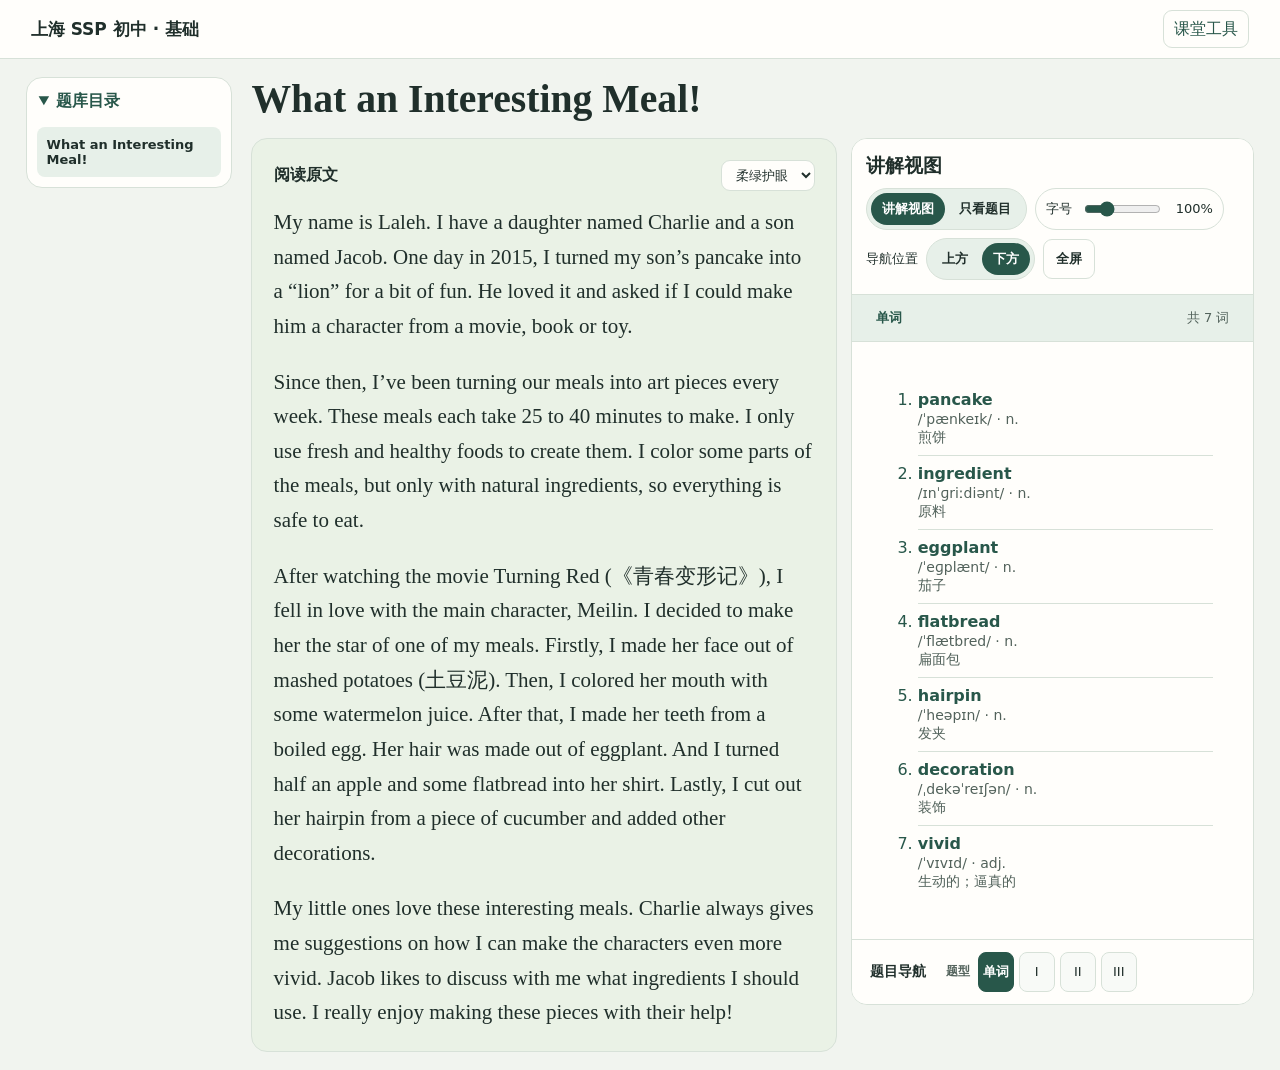
<file: ssp-classroom-preview.html>
<!doctype html>
<html lang="zh-CN"><head><meta charset="utf-8"><meta name="viewport" content="width=device-width,initial-scale=1"><title>上海 SSP 初中课堂预览</title><style>body{margin:0}</style></head><body>
<style>/* Load after the existing SSP stylesheets. All selectors are scoped to SSP. */
@media screen {
  #ssp-preview {
    --ssp-ink: #202f2b;
    --ssp-muted: #52625b;
    --ssp-line: #d7e1d8;
    --ssp-surface: #fffefb;
    --ssp-canvas: #f1f4ef;
    --ssp-green: #28574a;
    --ssp-tint: #e7f0e9;
    background: var(--ssp-canvas);
    color: var(--ssp-ink);
    font-family: "Inter", "PingFang SC", "Microsoft YaHei", system-ui, sans-serif;
  }
  #ssp-preview .reader-header {
    gap: 12px 18px;
    padding: 10px clamp(14px, 2.4vw, 34px);
    background: var(--ssp-surface);
    color: var(--ssp-ink);
    border-color: var(--ssp-line);
  }
  #ssp-preview .reader-header :is(a,button) {
    background: var(--ssp-surface);
    color: var(--ssp-green);
    border-color: var(--ssp-line);
    min-height: 38px;
  }
  #ssp-preview .reader-header nav {
    background: var(--ssp-tint);
    padding: 3px;
    border-radius: 999px;
  }
  #ssp-preview .reader-header nav a { border: 0; border-radius: 999px; }
  #ssp-preview .reader-header nav a[aria-current=page] {
    background: var(--ssp-green);
    color: #fff;
  }
  #ssp-preview .reader-layout {
    gap: clamp(12px, 1.5vw, 24px);
    padding: 18px clamp(12px, 2vw, 32px) 82px;
  }
  #ssp-preview .reader-layout > main {
    width: 100%;
    max-width: none;
  }
  #ssp-preview :is(#readerContents, #readingSplit > .reading-display-pane) {
    border: 1px solid var(--ssp-line);
    border-radius: 16px;
  }
  #ssp-preview #readerContents { background: var(--ssp-surface); }
  #ssp-preview #readerContents summary { color: var(--ssp-green); }
  #ssp-preview #chapterTitle {
    margin: 0 0 16px;
    padding: 0;
    color: var(--ssp-ink);
    font: 700 clamp(28px,3.1vw,52px)/1.13 Georgia,"Songti SC",serif;
    text-wrap: pretty;
  }
  #ssp-preview #readingSplit > .reading-display-pane {
    box-sizing: border-box;
    padding: clamp(12px,1.65vw,28px);
  }
  #ssp-preview #readingText { text-align: start; line-height: 1.65; }
  #ssp-preview #readingText p { margin-block: 0 1em; }
  #ssp-preview #readingText p:last-child { margin-bottom: 0; }
  #ssp-preview #question-focus-shared-view {
    color-scheme: light;
    --page: var(--ssp-surface);
    --paper: var(--ssp-surface);
    --white: var(--ssp-surface);
    --ink: var(--ssp-ink);
    --muted: var(--ssp-muted);
    --line: var(--ssp-line);
    --accent: var(--ssp-green);
    --soft: var(--ssp-tint);
    --desk-bar: var(--ssp-surface);
    --desk-bar-text: var(--ssp-ink);
    border: 1px solid var(--ssp-line);
    border-radius: 16px;
  }
  #ssp-preview #question-focus-shared-view .top { border-bottom: 1px solid var(--ssp-line); }
  #ssp-preview #question-focus-shared-view .toolbar {
    display: grid;
    width: auto;
    min-height: 0;
    gap: 10px;
    padding: 14px;
  }
  #ssp-preview #question-focus-shared-view .mark { display: none; }
  #ssp-preview #question-focus-shared-view #view-title {
    color: var(--ssp-ink);
    font: 750 19px/1.3 system-ui,sans-serif;
  }
  #ssp-preview #question-focus-shared-view .tools { gap: 8px; }
  #ssp-preview #question-focus-shared-view .tools > * { max-width: 100%; }
  #ssp-preview #question-focus-shared-view .zoom input { width: clamp(58px,6vw,116px); }
  #ssp-preview #question-focus-shared-view .capsule { background: var(--ssp-tint); }
  #ssp-preview #question-focus-shared-view .capsule button[aria-pressed=true] {
    background: var(--ssp-green);
    color: #fff;
  }
  #ssp-preview #question-focus-shared-view .layout { width: 100%; padding-block: 0; }
  #ssp-preview #question-focus-shared-view :is(.stage,.nav) {
    border: 0;
    border-radius: 0 !important;
    box-shadow: none;
  }
  #ssp-preview #question-focus-shared-view .nav { border-top: 1px solid var(--ssp-line); }
  #ssp-preview #question-focus-shared-view .layout[data-nav=top] .nav {
    border-top: 0;
    border-bottom: 1px solid var(--ssp-line);
  }
  #ssp-preview #question-focus-shared-view .paper { min-height: 0; }
  #ssp-preview #question-focus-shared-view .stage-foot:has(.control-group[hidden]):has(.steps[hidden]) { display: none; }
  #ssp-preview #sspQuestionsScreen[open] { background: var(--ssp-canvas); }
  /* Override the saved drag position only on this teaching page. */
  #ssp-preview #petalNavigation,
  #ssp-preview #petalNavigation.petal-free {
    inset: auto 12px 12px auto !important;
    transform: none !important;
    margin: 0;
  }
  #ssp-preview :is(button,a,input,select):focus-visible {
    outline: 2px solid #226c57;
    outline-offset: 3px;
  }
  @media (max-width:760px) {
    #ssp-preview .reader-layout { padding-inline: 12px; }
    #ssp-preview #readingSplit > .reading-display-pane { position: static; }
  }
}
</style>
<style>
#ssp-preview {min-height:610px;color-scheme:light}
#ssp-preview * {box-sizing:border-box}
#ssp-preview [hidden] {display:none!important}
#ssp-preview .reader-header {display:flex;align-items:center;justify-content:space-between;border-bottom:1px solid var(--ssp-line);flex-wrap:wrap}
#ssp-preview .reader-header strong {font-size:17px}
#ssp-preview .reader-header button, #ssp-preview #palette {font:inherit;border:1px solid var(--ssp-line);padding:6px 10px;border-radius:9px;cursor:pointer}
#ssp-preview .reader-layout {display:grid;grid-template-columns:minmax(125px, .68fr) minmax(0,3.3fr);align-items:start;padding-bottom:18px}
#ssp-preview .reader-layout:has(details:not([open])) {grid-template-columns:max-content minmax(0,1fr)}
#ssp-preview #readerContents {padding:10px}
#ssp-preview #readerContents summary {cursor:pointer;font-weight:700;padding:3px 2px}
#ssp-preview #readerContents p {margin:12px 0 0;padding:10px;background:var(--ssp-tint);border-radius:8px;font-size:13px;font-weight:650}
#ssp-preview #readingSplit {display:grid;grid-template-columns:minmax(0,1.45fr) minmax(0,1fr);gap:14px;align-items:start}
#ssp-preview.questions-only #readingSplit {grid-template-columns:minmax(0,1fr)}
#ssp-preview.questions-only .reading-display-pane {display:none}
#ssp-preview #readingSplit > .reading-display-pane {background:var(--ssp-surface);color:var(--ssp-ink)}
#ssp-preview #readingSplit > .reading-display-pane[data-palette=eye] {background:#eaf2e6}
#ssp-preview #readingSplit > .reading-display-pane[data-palette=board] {background:#223b34;color:#f2f7ec}
#ssp-preview .reading-header {display:flex;align-items:center;justify-content:space-between;gap:10px;flex-wrap:wrap;margin-bottom:14px}
#ssp-preview .reading-header h2 {margin:0;font:700 16px/1.25 system-ui}
#ssp-preview #palette {background:var(--ssp-surface);color:var(--ssp-ink);font-size:13px}
#ssp-preview #readingText {font-family:Georgia,serif;font-size:clamp(17px,2.2vw,21px)}
#ssp-preview .word-list {margin:0;padding-left:26px;color:var(--ssp-green)}
#ssp-preview .word-list li {padding:8px 0;border-bottom:1px solid var(--ssp-line)}
#ssp-preview .word-list li:last-child {border-bottom:0}
#ssp-preview .word-list span {display:block;color:var(--ssp-muted);font-size:14px;margin-top:2px}
#ssp-preview #question-focus-shared-view .stage-foot:has([hidden]):not(:has(.control-group:not([hidden]),.steps:not([hidden])) {display:none}
#ssp-preview #question-focus-shared-view:fullscreen {background:var(--ssp-surface);overflow:auto}
@media(max-width:750px) {#ssp-preview .reader-layout, #ssp-preview .reader-layout:has(details:not([open])), #ssp-preview #readingSplit {grid-template-columns:minmax(0,1fr)}}
</style>
<div id="ssp-preview" class="ssp-reading-page">
<header class="reader-header"><strong>上海 SSP 初中 · 基础</strong><button type="button" id="preview-tools" aria-expanded="false">课堂工具</button></header>
<div class="reader-layout">
<details id="readerContents" open><summary>题库目录</summary><p aria-current="page">What an Interesting Meal!</p></details>
<main><h1 id="chapterTitle" lang="en">What an Interesting Meal!</h1>
<div id="readingSplit">
<section class="reading-display-pane" data-palette="eye">
<header class="reading-header"><h2>阅读原文</h2><select id="palette" aria-label="原文配色"><option value="eye">柔绿护眼</option><option value="paper">暖白纸面</option><option value="board">深色黑板</option></select></header>
<div id="readingText" lang="en"><p>My name is Laleh. I have a daughter named Charlie and a son named Jacob. One day in 2015, I turned my son’s pancake into a “lion” for a bit of fun. He loved it and asked if I could make him a character from a movie, book or toy.</p><p>Since then, I’ve been turning our meals into art pieces every week. These meals each take 25 to 40 minutes to make. I only use fresh and healthy foods to create them. I color some parts of the meals, but only with natural ingredients, so everything is safe to eat.</p><p>After watching the movie Turning Red (《青春变形记》), I fell in love with the main character, Meilin. I decided to make her the star of one of my meals. Firstly, I made her face out of mashed potatoes (土豆泥). Then, I colored her mouth with some watermelon juice. After that, I made her teeth from a boiled egg. Her hair was made out of eggplant. And I turned half an apple and some flatbread into her shirt. Lastly, I cut out her hairpin from a piece of cucumber and added other decorations.</p><p>My little ones love these interesting meals. Charlie always gives me suggestions on how I can make the characters even more vivid. Jacob likes to discuss with me what ingredients I should use. I really enjoy making these pieces with their help!</p></div>
</section>
<style>
@scope (#question-focus-shared-view) {

:scope {
  color-scheme: light dark;
  --page:light-dark(#eef2ed, #152222); --paper:light-dark(#fffdf7, #202b29); --white:light-dark(#fff, #1c2928); --ink:light-dark(#172f30, #e1eee9);
  --muted:light-dark(#516762, #b1c6bc); --line:light-dark(#d6e1d8, #405750); --accent:light-dark(#245e50, #337662); --soft:light-dark(#e6efe7, #29443a);
  --scale:1; font-family:"Inter","PingFang SC","Microsoft YaHei",system-ui,sans-serif;
}
*{box-sizing:border-box}
:scope{margin:0;color:var(--ink);background:var(--page)}
button,input{font:inherit}
button{cursor:pointer;color:inherit}
button:focus-visible,a:focus-visible,input:focus-visible{outline:3px solid #aa791d;outline-offset:3px}
button:disabled{opacity:.4;cursor:default}
[hidden]{display:none!important}
.top{background:light-dark(#fbfcf9, #1c2928);border-bottom:1px solid var(--line)}
.toolbar,.layout{width:min(100% - 56px,1392px);margin:auto}
.toolbar{min-height:76px;display:flex;align-items:center;justify-content:space-between;gap:20px}
.brand,.tools,.zoom{display:flex;align-items:center;gap:12px}
.mark{display:grid;place-items:center;background:var(--accent);color:white;border-radius:11px;width:38px;height:38px;font-size:18px;font-weight:700}
h1,h2,p{margin:0}
h1{font-size:22px;line-height:1.25}
.zoom{position:relative;border:1px solid var(--line);background:var(--white);padding:6px 10px;border-radius:10px;font-size:13px}
.zoom input{width:clamp(72px,10vw,135px);accent-color:var(--accent);margin:0}
.zoom output{min-width:3.1em;text-align:right;font-variant-numeric:tabular-nums}
.btn{min-height:40px;border:1px solid var(--line);border-radius:9px;padding:8px 12px;background:var(--white);font-size:13px;font-weight:650}
.btn:hover:not(:disabled){border-color:var(--accent);color:var(--accent)}
.layout{display:grid;grid-template-columns:234px minmax(0,1fr);gap:24px;align-items:start;padding-block:28px}
.nav,.stage{border:1px solid var(--line);border-radius:20px;background:var(--white);box-shadow:0 7px 24px #1c442a0a}
.nav{padding:18px}
.nav h2{font-size:17px}
.field-label{font-size:12px;font-weight:700;color:var(--muted);margin:19px 0 8px}
.choices{display:grid;grid-template-columns:repeat(4,minmax(0,1fr));gap:5px}
.choices button,.numbers button{min-height:40px;border:1px solid var(--line);background:light-dark(#f8faf7, #253432);border-radius:8px;padding:4px;font-size:13px}
.choices button[aria-pressed=true],.numbers button[aria-current=true]{background:var(--accent);border-color:var(--accent);color:white;font-weight:700}
.numbers{display:grid;grid-template-columns:repeat(5,minmax(0,1fr));gap:5px}
.stage{overflow:hidden}
.stage-head,.stage-foot{display:flex;align-items:center;justify-content:space-between;gap:12px;padding:14px 24px}
.stage-head{border-bottom:1px solid var(--line)}
.location{font-size:13px;color:var(--accent);font-weight:700}
.stage-count{font-size:13px;color:var(--muted);font-variant-numeric:tabular-nums}
.paper{background:var(--paper);padding:clamp(22px,4vw,54px);min-height:300px}
.instructions{font-size:calc(17px * var(--scale));font-weight:750;color:var(--muted);line-height:1.5}
.prompt{display:grid;grid-template-columns:auto minmax(0,1fr);gap:14px;margin-top:24px}
.badge{align-self:start;background:var(--soft);color:var(--accent);padding:5px 9px;border-radius:7px;font-size:clamp(13px,calc(15px * var(--scale)),20px);font-weight:750}
.question,.response{font-family:"Georgia","Noto Serif CJK SC",serif;font-size:calc(25px * var(--scale));line-height:1.55;overflow-wrap:anywhere}
.question{font-weight:700}
.question small{font-family:system-ui,sans-serif;color:var(--muted);font-size:.67em;font-weight:650}
.response{margin-top:20px}
.blank{display:inline-block;width:3.6em;border-bottom:2px solid var(--accent);margin-inline:.13em}
.stage-foot{border-top:1px solid var(--line)}
.steps{display:flex;gap:8px}
.primary{background:var(--accent);color:white;border-color:var(--accent)}
.primary:hover:not(:disabled){background:#194b40;color:white}
.empty{color:var(--muted);font-size:calc(16px * var(--scale));line-height:1.6}
@media(max-width:780px){
  .toolbar,.layout{width:calc(100% - 28px)}
  .toolbar{padding-block:12px;min-height:0;flex-wrap:wrap;gap:10px}
  .tools{max-width:100%;flex-wrap:wrap;gap:6px}
  .layout{grid-template-columns:minmax(0,1fr);gap:13px;padding-block:14px}
  .nav{padding:13px}
  .nav-body{display:grid;grid-template-columns:1fr 1fr;gap:10px}
  .field-label{margin-top:10px}
  .choices,.numbers{gap:3px}
  .stage-head,.stage-foot{padding:10px 13px}
  .question,.response{font-size:calc(20px * var(--scale))}
}
@media(max-width:370px){.nav-body{grid-template-columns:1fr}.btn{padding-inline:8px}.paper{padding:16px}.prompt{gap:8px}}

}

@scope (#question-focus-shared-view) {
  :scope {
    --page: light-dark(#dae5e5, #162326);
    --paper: light-dark(#fdf9ed, #242d2e);
    --line: light-dark(#cfdbd8, #435959);
    --accent: light-dark(#225957, #388480);
    --soft: light-dark(#e2eeea, #284440);
    --desk-bar: light-dark(#163b40, #112d33);
    --desk-bar-text: #f5faf8;
    border-radius: 16px;
    overflow: hidden;
  }
  .top { background: var(--desk-bar); color: var(--desk-bar-text); border: 0; }
  .mark { background: #cee7db; color: #173b3b; }
  .toolbar { min-height: 66px; }
  .zoom, .tools .btn { color: var(--ink); }
  .layout { display: flex; flex-direction: column; gap: 0; padding-block: 20px; }
  .stage, .nav { width: 100%; }
  .stage { border-radius: 16px 16px 0 0; }
  .stage-head { background: var(--soft); }
  .paper { min-height: 244px; padding: clamp(18px, 4vw, 40px); }
  .paper #sample { max-width: 70ch; margin-inline: auto; }
  .question { font-weight: 600; }
  .response { padding-top: 14px; border-top: 1px solid var(--line); }
  .nav { border-radius: 0 0 16px 16px; border-top: 0; padding: 12px 18px; display: flex; align-items: center; gap: 20px; }
  .nav h2 { white-space: nowrap; font-size: 14px; }
  .nav-body { display: flex; flex: 1; flex-wrap: wrap; gap: 8px 20px; justify-content: space-between; }
  .nav-body > div { display: flex; align-items: center; flex-wrap: wrap; gap: 8px; }
  .field-label { margin: 0; }
  .choices button, .numbers button { min-width: 34px; }

  @media (max-width: 650px) {
    .nav { display: block; }
    .nav-body { margin-top: 6px; }
  }
}

@scope (#question-focus-shared-view) {
  :scope:fullscreen { overflow:auto; border-radius:0; }
  .layout[data-nav="top"] .nav { border:1px solid var(--line); border-bottom:0; border-radius:16px 16px 0 0; }
  .layout[data-nav="top"] .stage { border-radius:0 0 16px 16px; }
  .control-group { display:flex; align-items:center; gap:8px; font-size:13px; }
  .capsule { border:1px solid var(--line); background:var(--white); color:var(--ink); padding:4px; border-radius:999px; display:inline-flex; gap:3px; align-items:center; }
  .capsule button { border:0; border-radius:999px; background:transparent; min-height:32px; padding:4px 11px; font-weight:650; font-size:13px; white-space:nowrap; }
  .capsule button[aria-pressed=true] { color:white; background:var(--accent); }
  .zoom { border-radius:999px; min-height:42px; }
  .paper .question-list { max-width:76ch; margin-inline:auto; }
  .paper:has(.prompt[aria-current=true]) { padding-block:26px; }
  .prompt:not([hidden]) + .prompt:not([hidden]) { border-top:1px solid var(--line); padding-top:22px; }
  .prompt[aria-current=true] .badge { color:white; background:var(--accent); }
  .badge { white-space:nowrap; }
  .stage-foot { flex-wrap:wrap; }
  .stage-foot .steps { margin-left:auto; }
  @media(max-width:650px) {
    .toolbar { padding-block:12px; }
    .stage-foot .steps { margin-left:0; }
  }
}

@scope (#question-focus-shared-view) {
  .brand { flex:0 0 auto; }
  .brand h1 { color:var(--desk-bar-text); font-size:22px; font-weight:750; }
  .toolbar { flex-wrap:wrap; padding-block:12px; }
  .tools { flex-wrap:wrap; }
  #page-view button { color:var(--ink); }
  #page-view button[aria-pressed=true] { background:light-dark(#225957,#286361); color:#fff; }
  #page-view button[data-value="questions"] { font-weight:750; }
  .explanation { margin-top:16px; padding:12px 16px; border-radius:10px; background:var(--soft); color:var(--ink); font-size:calc(15px * var(--scale)); line-height:1.55; }
  .explanation p + p { margin-top:5px; }
  @media(max-width:650px) { .tools { gap:8px; } }
}
</style>
<div id="question-focus-shared-view" data-view="teaching">
<header class="top">
  <div class="toolbar">
    <div class="brand"><span class="mark" aria-hidden="true">题</span><h1 id="view-title">讲解视图</h1></div>
    <div class="tools">
      <div class="capsule" id="page-view" role="group" aria-label="页面视图">
        <button type="button" data-value="teaching" aria-pressed="true">讲解视图</button>
        <button type="button" data-value="questions" aria-pressed="false">只看题目</button>
      </div>
      <label class="zoom" for="zoom">字号 <input id="zoom" type="range" min="80" max="160" step="5" value="100"><output id="zoom-value" for="zoom">100%</output></label>
      <div class="control-group"><span id="nav-placement-label">导航位置</span>
        <div class="capsule" id="nav-placement" role="group" aria-labelledby="nav-placement-label">
          <button type="button" data-value="top" aria-pressed="false">上方</button>
          <button type="button" data-value="bottom" aria-pressed="true">下方</button>
        </div>
      </div>
      <button class="btn" type="button" id="fullscreen">全屏</button>
    </div>
  </div>
</header>
<div class="layout" data-nav="bottom">

  <section class="stage" aria-label="题目内容">
    <header class="stage-head"><p class="location" id="location">III · 句型转换</p><p class="stage-count" id="count" aria-live="polite">第 1 / 5 题</p></header>
    <div class="paper"><ol class="word-list" id="word-list"><li><strong>pancake</strong><span>/ˈpænkeɪk/ · n.</span><span>煎饼</span></li><li><strong>ingredient</strong><span>/ɪnˈɡriːdiənt/ · n.</span><span>原料</span></li><li><strong>eggplant</strong><span>/ˈeɡplænt/ · n.</span><span>茄子</span></li><li><strong>flatbread</strong><span>/ˈflætbred/ · n.</span><span>扁面包</span></li><li><strong>hairpin</strong><span>/ˈheəpɪn/ · n.</span><span>发夹</span></li><li><strong>decoration</strong><span>/ˌdekəˈreɪʃən/ · n.</span><span>装饰</span></li><li><strong>vivid</strong><span>/ˈvɪvɪd/ · adj.</span><span>生动的；逼真的</span></li></ol>
      <div id="sample" class="question-list">
        <h2 class="instructions" lang="en">III. Complete the following sentences as required.</h2>
        <article class="prompt" data-number="1"><span class="badge">1</span><div>
          <p class="question"><span lang="en">He was trying to tell me that he wanted to go outside and explore.</span> <small>（改为直接引语）</small></p>
          <p class="response" lang="en">He was trying to tell me, “<span class="blank" aria-label="第一空"></span> <span class="blank" aria-label="第二空"></span> to go outside and explore.”</p>
        </div></article>
      </div>
      <p class="empty" id="empty" hidden>此题型暂无预览题目。</p>
    </div>
    <footer class="stage-foot">
      <div class="control-group"><span id="display-mode-label">展示模式</span>
        <div class="capsule" id="display-mode" role="group" aria-labelledby="display-mode-label">
          <button type="button" data-value="single" aria-pressed="true">逐题展示</button>
          <button type="button" data-value="all" aria-pressed="false">全部展示</button>
        </div>
      </div>
      <div class="steps"><button class="btn" id="prev" type="button">← 上一题</button><button class="btn primary" id="next" type="button">下一题 →</button></div>
    </footer>
  </section>
  <aside class="nav" aria-labelledby="nav-heading">
    <h2 id="nav-heading">题目导航</h2>
    <div class="nav-body">
      <div><p class="field-label" id="sections-label">题型</p><div class="choices" id="sections" role="group" aria-labelledby="sections-label">
        <button type="button" data-section="单词" aria-pressed="true">单词</button><button type="button" data-section="I" aria-pressed="false">I</button><button type="button" data-section="II" aria-pressed="false">II</button><button type="button" data-section="III" aria-pressed="false">III</button>
      </div></div>
      <div><p class="field-label" id="numbers-label">题号</p><div class="numbers" id="numbers" role="group" aria-labelledby="numbers-label"></div></div>
    </div>
  </aside>
</div>
<script>
(() => {
  const root = document.getElementById('question-focus-shared-view');
  const get = id => root.querySelector('#' + id);
  const layout = root.querySelector('.layout');
  const nav = root.querySelector('.nav');
  const stage = root.querySelector('.stage');
  let section = '单词';
  let number = 1;
  let mode = 'single';

  const examples = [
    ['Anna said that she was ready to leave.', '改为直接引语', 'Anna said, “{blank} {blank} ready to leave.”'],
    ['“I need more time,” Ben said.', '改为间接引语', 'Ben said that {blank} {blank} more time.'],
    ['Lily asked, “Where is my notebook?”', '改为间接引语', 'Lily asked where {blank} notebook {blank}.'],
    ['Tom asked whether I could help him.', '改为直接引语', 'Tom asked me, “{blank} {blank} help me?”']
  ];
  for (const [index, [question, instruction, response]] of examples.entries()) {
    const article = get('sample').querySelector('.prompt').cloneNode(true);
    article.dataset.number = index + 2;
    article.querySelector('.badge').textContent = index + 2;
    article.querySelector('.question span').textContent = question;
    article.querySelector('.question small').textContent = '（' + instruction + ' · 示例）';
    const answer = article.querySelector('.response');
    answer.replaceChildren();
    const parts = response.split('{blank}');
    parts.forEach((part, position) => {
      if (position > 0) {
        const blank = document.createElement('span');
        blank.className = 'blank';
        blank.setAttribute('aria-label', '第 ' + position + ' 空');
        answer.append(blank);
      }
      answer.append(part);
    });
    get('sample').append(article);
  }

  const questions = [...get('sample').querySelectorAll('.prompt')];
  const explanations = [
    ['I want', '这里的 he 指说话者本人。还原原话时，用 I 指自己，把 wanted 还原为 want。'],
    ['I am', 'Anna 用 I 指自己，原话中的 am ready 在间接引语里变成了 was ready。'],
    ['he needed', 'Ben 的 I 改为 he。转述过去说过的话，这里将 need 改为 needed。'],
    ['her / was', 'Lily 的 my 改为 her，is 改为 was。间接问句用陈述语序，主语 her notebook 在 was 之前。'],
    ['Can you', '把 whether 引导的间接问句还原成一般疑问句。Tom 问的是听话人，所以用 you。']
  ];
  questions.forEach((question, index) => {
    const [answer, explanation] = explanations[index];
    const panel = document.createElement('div');
    panel.className = 'explanation';
    const answerLine = document.createElement('p');
    const label = document.createElement('strong');
    label.textContent = '答案　';
    answerLine.append(label, answer);
    const explanationLine = document.createElement('p');
    explanationLine.textContent = explanation;
    panel.append(answerLine, explanationLine);
    question.querySelector('.response').after(panel);
  });
  const sectionButtons = [...get('sections').querySelectorAll('button')];
  const numbers = questions.map((question, index) => {
    const button = document.createElement('button');
    button.type = 'button';
    button.textContent = index + 1;
    button.setAttribute('aria-label', '第 ' + (index + 1) + ' 题');
    button.onclick = () => {
      number = index + 1;
      render();
      if (mode === 'all') question.scrollIntoView({block:'nearest'});
    };
    get('numbers').append(button);
    return button;
  });

  function render() {
    const count = section === 'III' ? questions.length : 0;
    const all = mode === 'all';
    sectionButtons.forEach(button => button.setAttribute('aria-pressed', String(button.dataset.section === section)));
    numbers.forEach((button, index) => {
      button.hidden = !count;
      button.setAttribute('aria-current', String(Boolean(count) && index + 1 === number));
    });
    questions.forEach((question, index) => {
      question.hidden = !all && index + 1 !== number;
      question.setAttribute('aria-current', String(all && index + 1 === number));
    });
    get('location').textContent = count ? 'III · 句型转换' : section;
    get('count').textContent = !count ? (section === '单词' ? '共 7 词' : '暂无预览题目') : all ? '共 ' + count + ' 题' : '第 ' + number + ' / ' + count + ' 题';
    get('sample').hidden = !count;
    get('empty').hidden = Boolean(count) || section === '单词';
    get('word-list').hidden = section !== '单词';
    get('display-mode').parentElement.hidden = !count;
    get('numbers').parentElement.hidden = !count;
    get('prev').parentElement.hidden = all || !count;
    get('prev').disabled = number === 1;
    get('next').disabled = number === count;
  }

  function bindCapsule(id, onSelect) {
    const buttons = [...get(id).querySelectorAll('button')];
    for (const button of buttons) {
      button.onclick = () => {
        buttons.forEach(peer => peer.setAttribute('aria-pressed', String(peer === button)));
        onSelect(button.dataset.value);
      };
    }
  }
  bindCapsule('page-view', value => {
    root.dataset.view = value;
    const questionsOnly = value === 'questions';
    get('view-title').textContent = questionsOnly ? '只看题目' : '讲解视图';
    root.querySelectorAll('.explanation').forEach(panel => { panel.hidden = questionsOnly; });
    document.getElementById('ssp-preview').classList.toggle('questions-only', questionsOnly);
  });
  bindCapsule('nav-placement', value => {
    layout.dataset.nav = value;
    if (value === 'top') stage.before(nav);
    else stage.after(nav);
  });
  bindCapsule('display-mode', value => {
    mode = value;
    render();
  });
  sectionButtons.forEach(button => button.onclick = () => {
    section = button.dataset.section;
    number = 1;
    render();
  });
  get('prev').onclick = () => { number -= 1; render(); };
  get('next').onclick = () => { number += 1; render(); };
  get('zoom').oninput = event => {
    const value = event.target.value;
    root.style.setProperty('--scale', value / 100);
    get('zoom-value').value = value + '%';
  };
  const fullscreen = get('fullscreen');
  fullscreen.hidden = !document.fullscreenEnabled;
  fullscreen.onclick = async () => {
    try {
      if (document.fullscreenElement) await document.exitFullscreen();
      else await root.requestFullscreen();
    } catch {
      fullscreen.textContent = '全屏不可用';
    }
  };
  document.addEventListener('fullscreenchange', () => {
    fullscreen.textContent = document.fullscreenElement === root ? '退出全屏' : '全屏';
  });
  render();
})();
</script>
</div>
</div></main></div>
<script>
(() => {
  const root = document.getElementById('ssp-preview');
  const palette = root.querySelector('#palette');
  palette.onchange = () => { palette.closest('.reading-display-pane').dataset.palette = palette.value; };
  const tools = root.querySelector('#preview-tools');
  tools.removeAttribute('aria-expanded');
  tools.onclick = () => {
    const heading = root.querySelector('#view-title');
    heading.scrollIntoView({block:'nearest'});
    root.querySelector('#page-view button[aria-pressed=true]').focus({preventScroll:true});
  };
})();
</script>
</div>

</body></html>
</file>
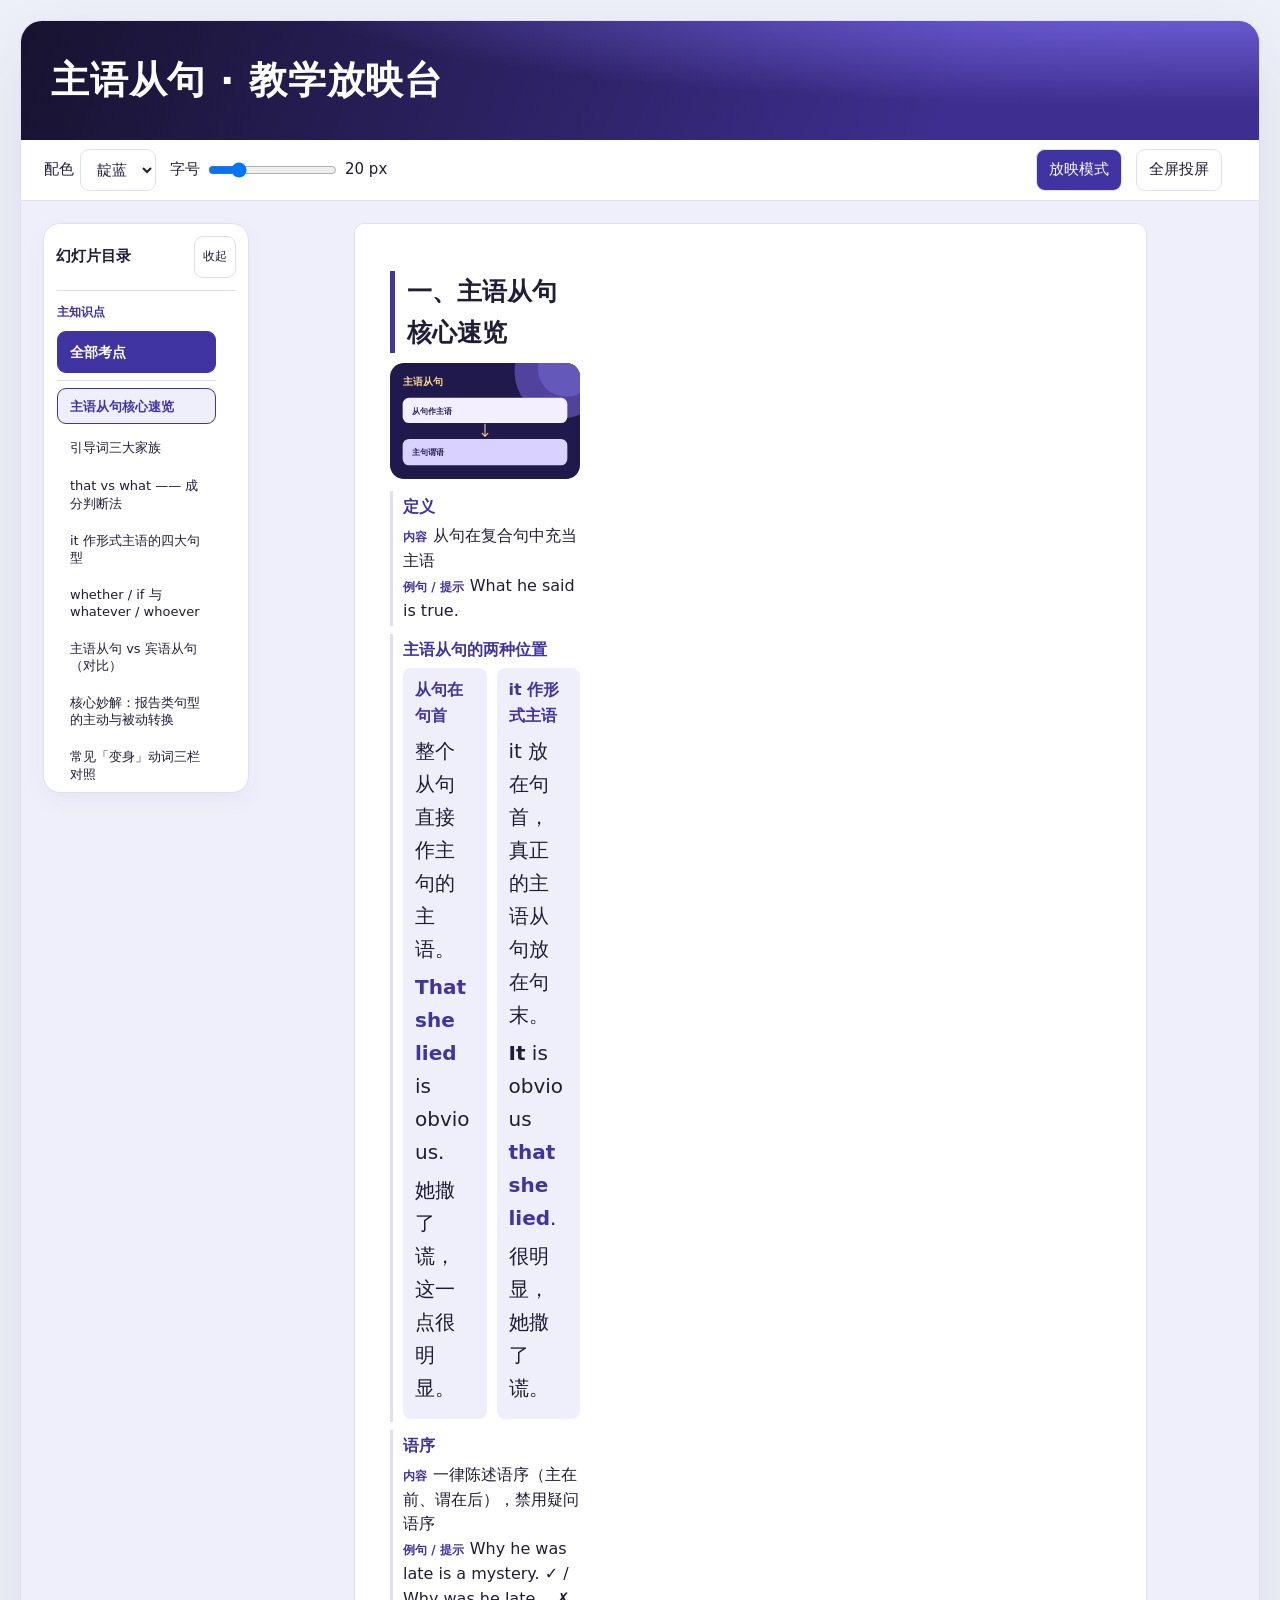
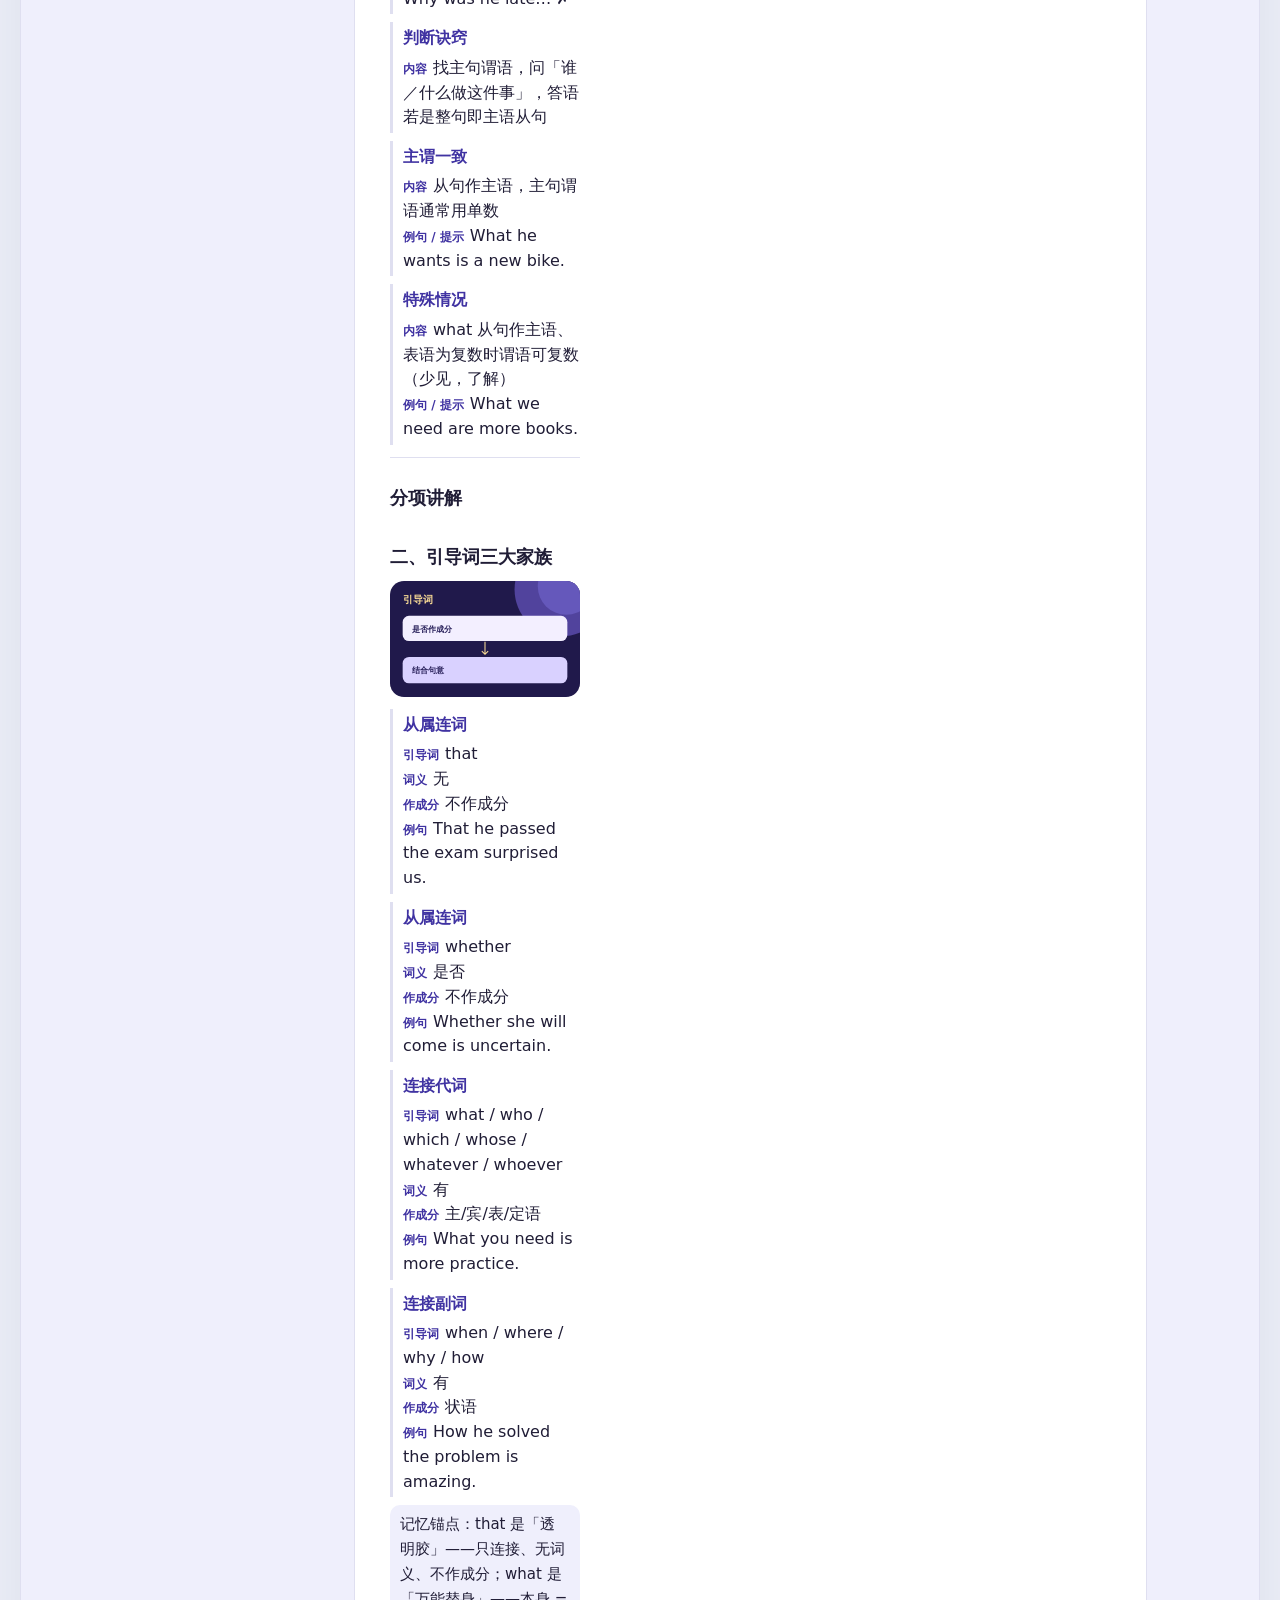
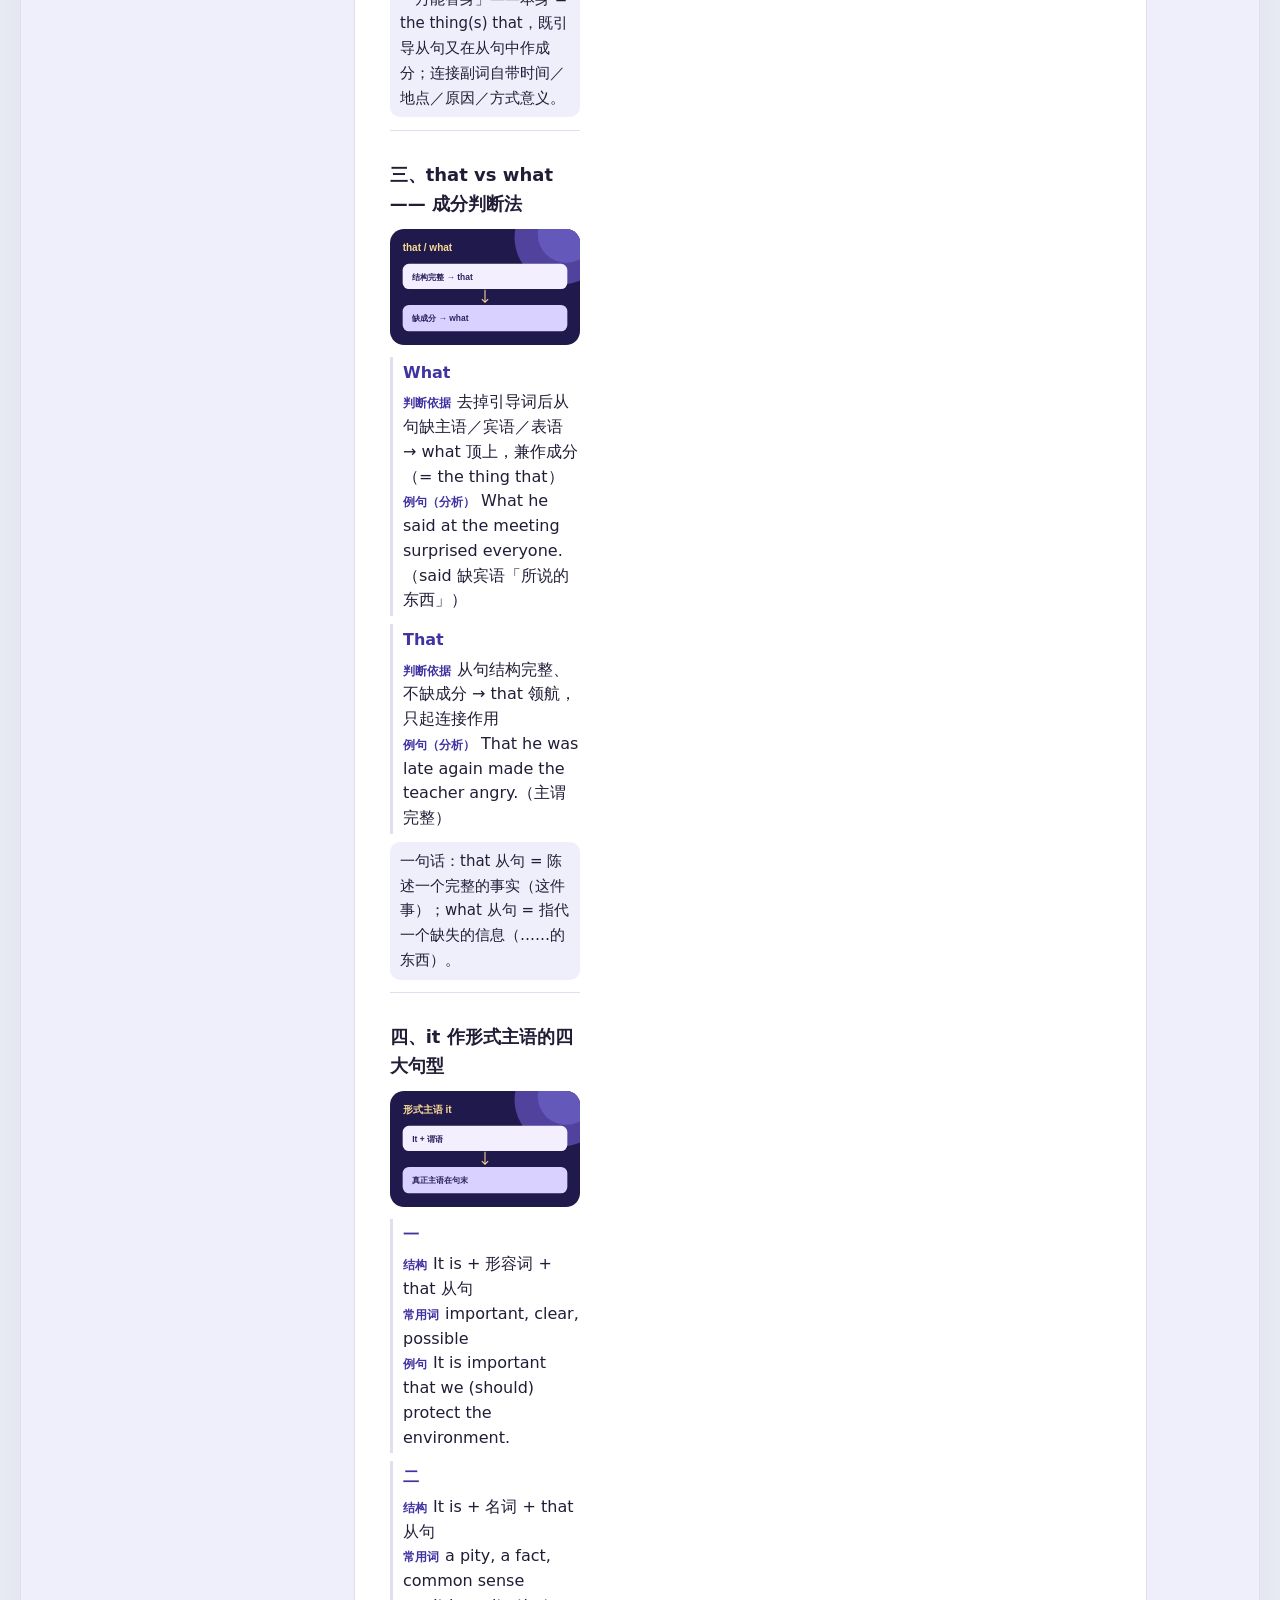
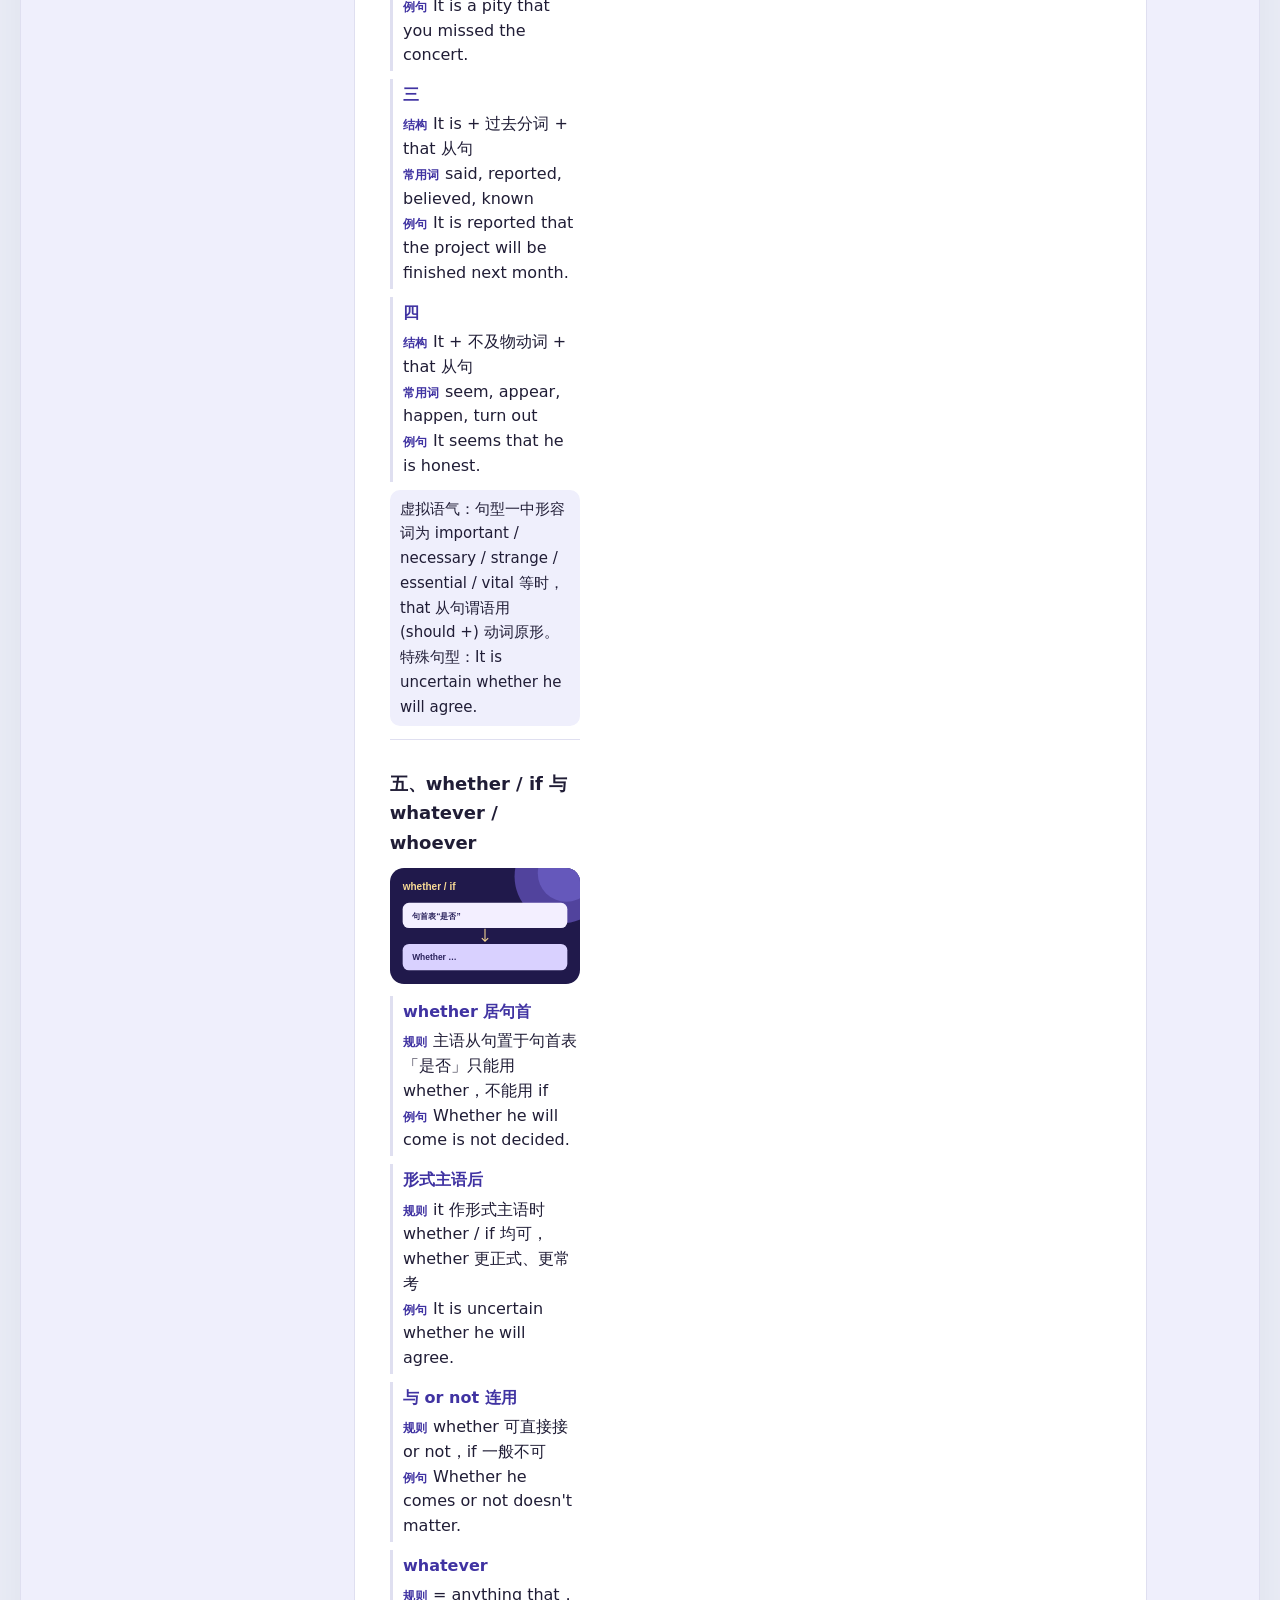
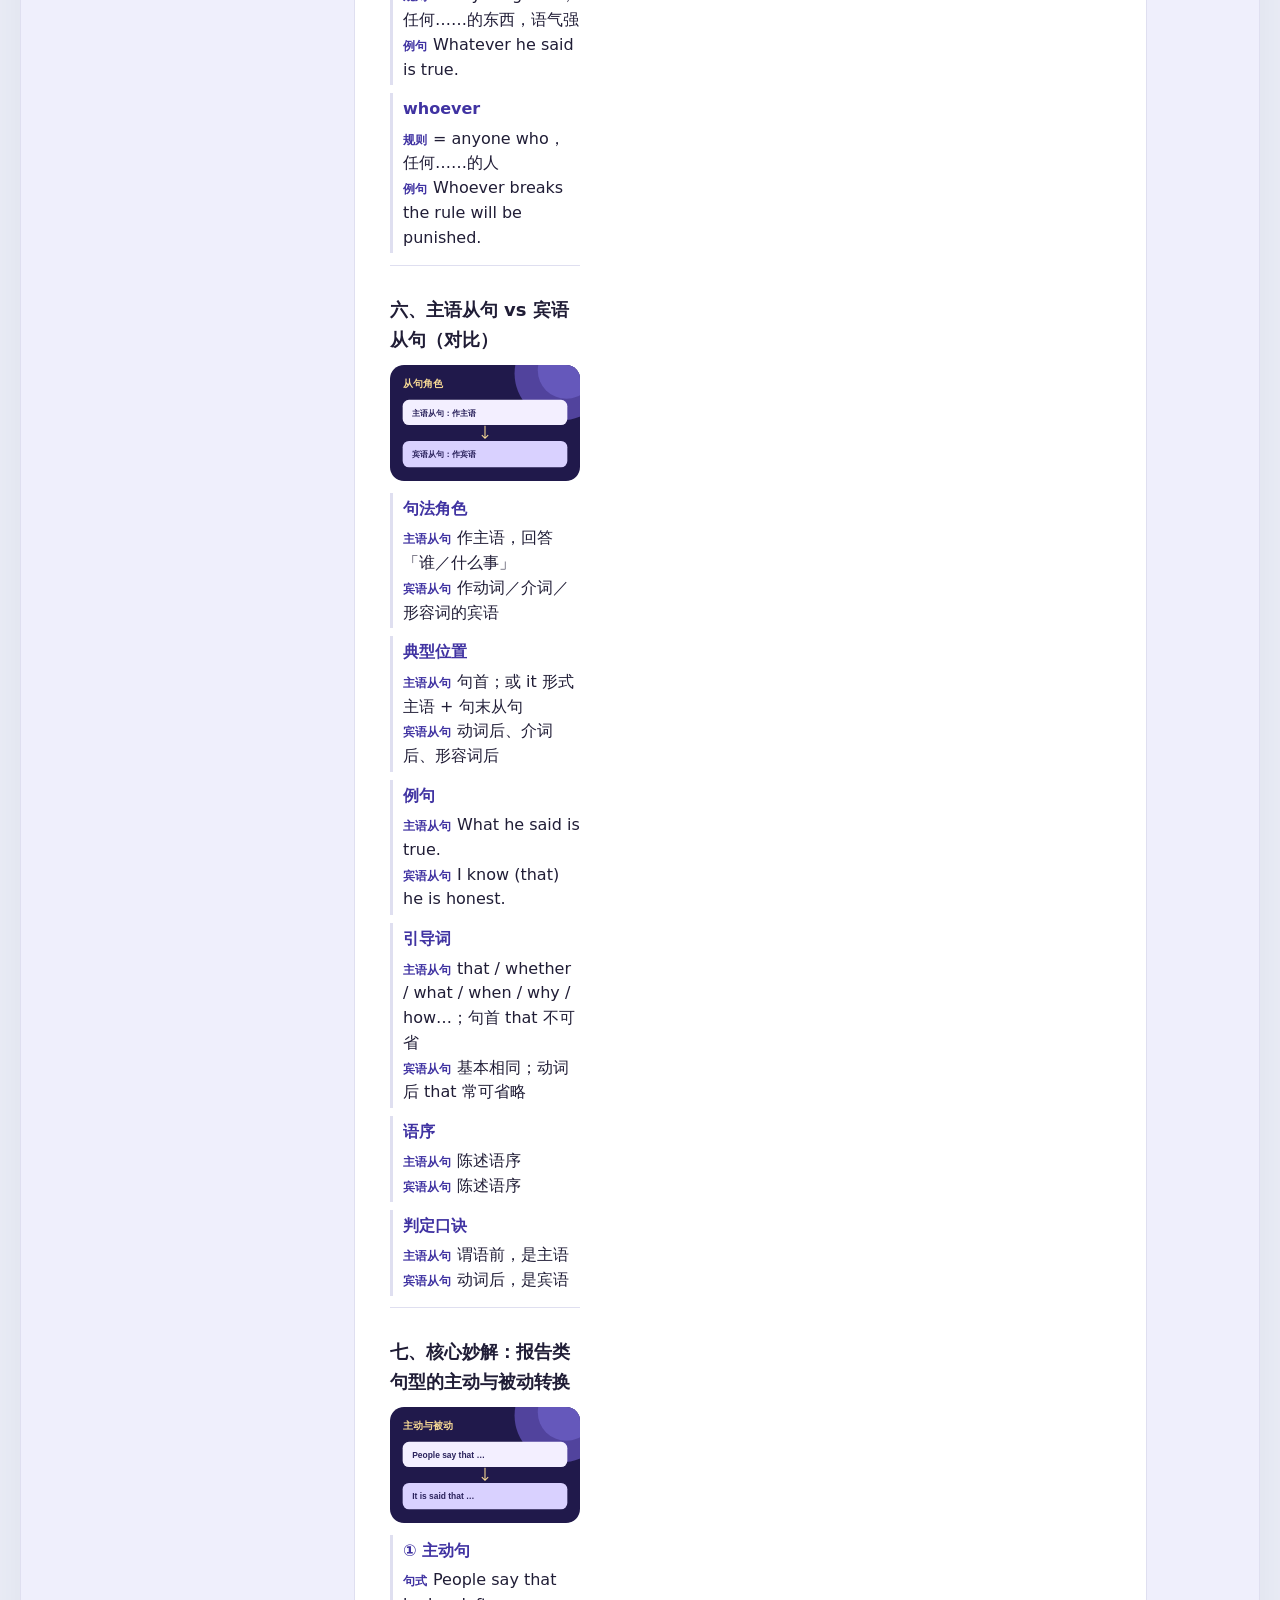
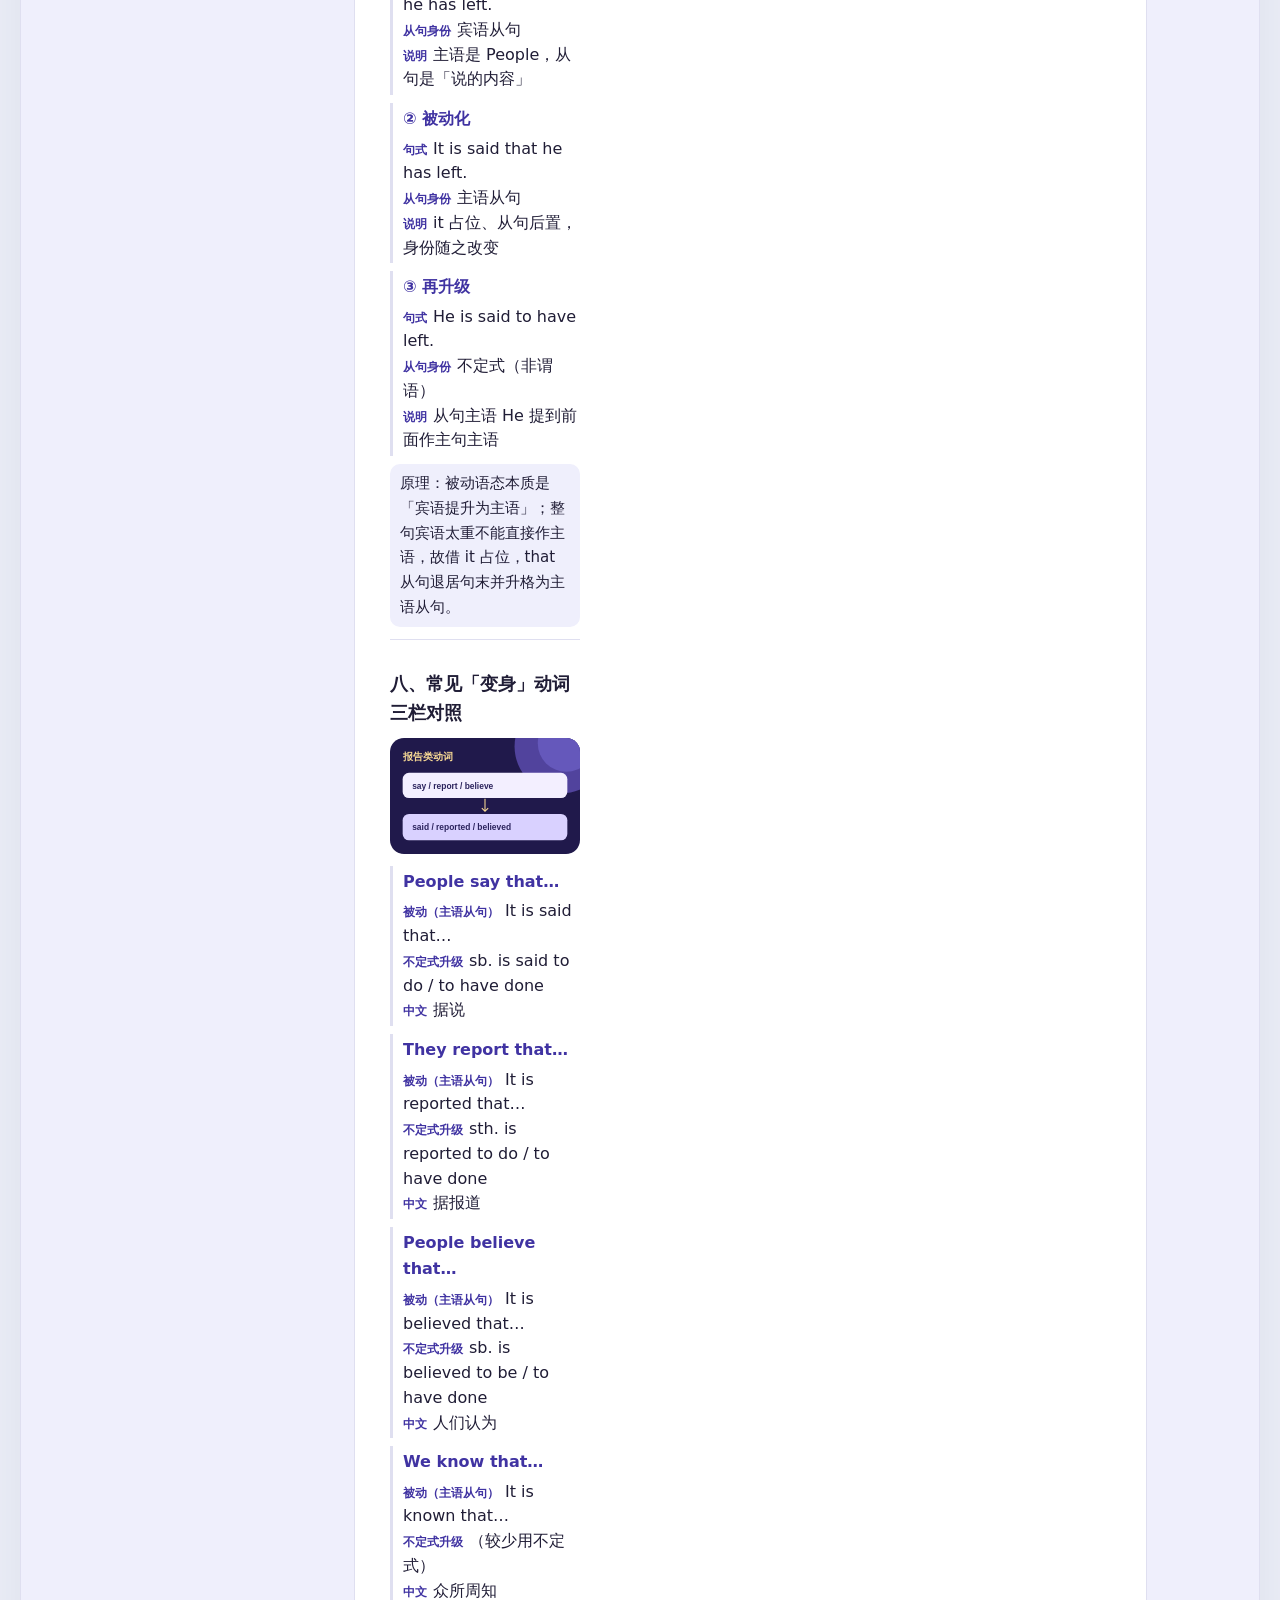
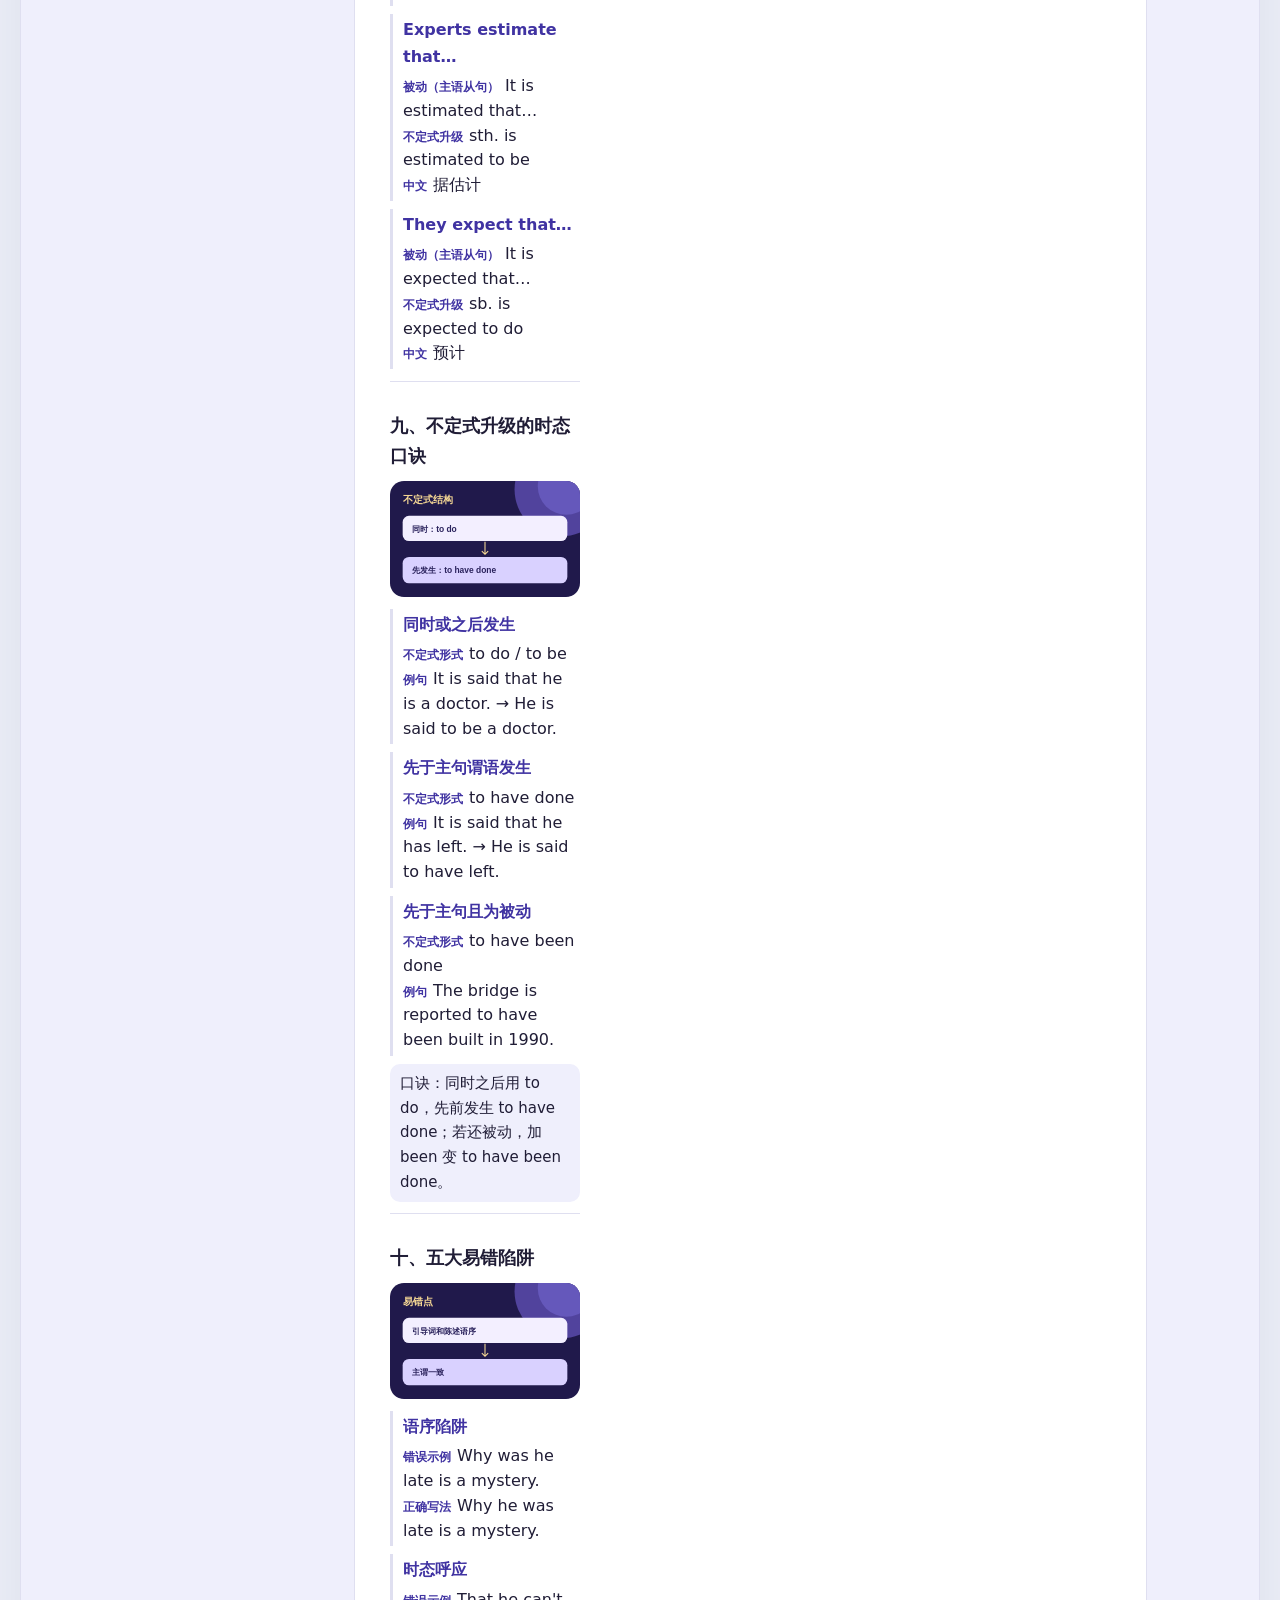
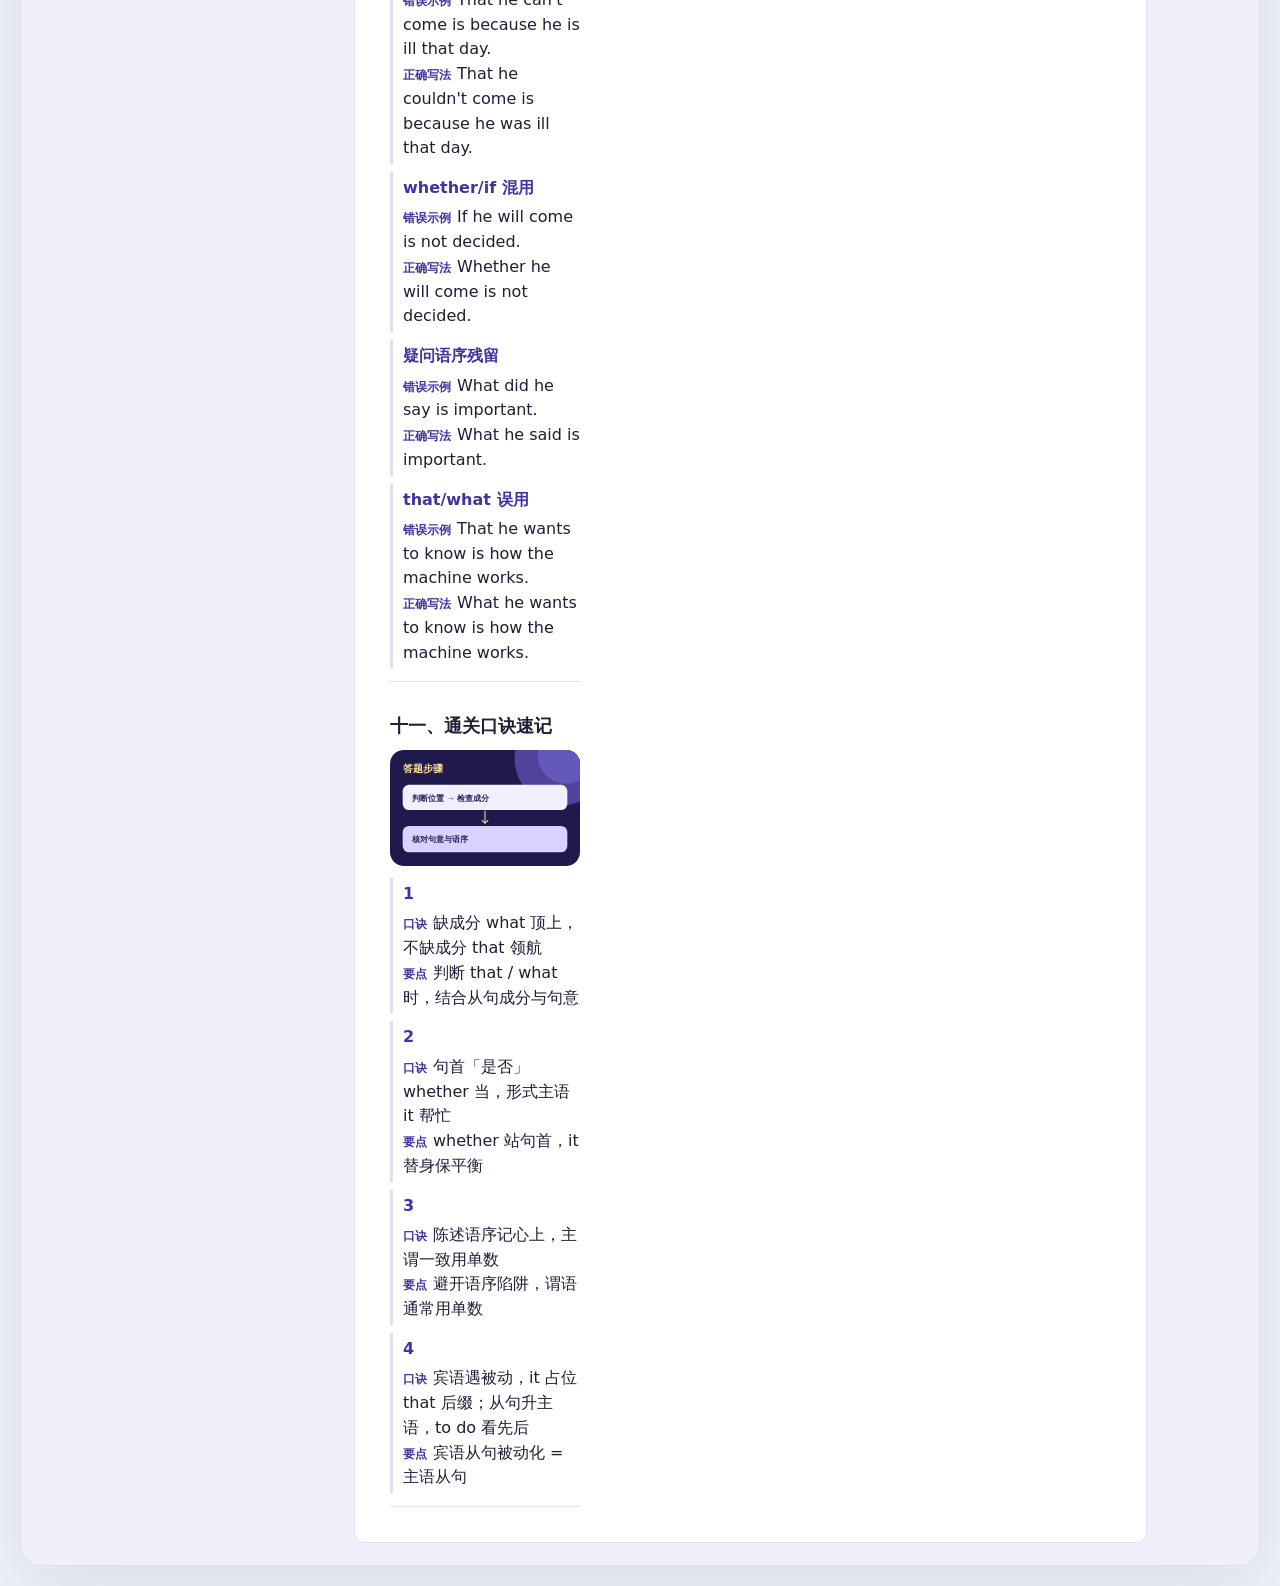
<file: subject-clause-ppt.html>
<!doctype html>
<html lang="zh-CN"><head><meta charset="utf-8"><meta name="viewport" content="width=device-width,initial-scale=1"><title>主语从句 · 教学放映台</title><style>body{margin:12px;background:#eef3ef}
#clause-ui .presentation-dock{display:flex;justify-content:center;gap:8px;flex-wrap:wrap;padding:10px;background:var(--paper);border-top:1px solid var(--line)}
#clause-ui[data-present=true] :is(header,.tools,.question-map,.numbering,.reveal-actions,.lesson nav){display:none}
#clause-ui[data-present=true] .lesson{grid-template-columns:minmax(0,1fr)}
#clause-ui[data-present=true] .deck{padding:clamp(12px,4vw,48px)}
#clause-ui[data-present=true] .problem>p{font-size:clamp(22px,calc(var(--type) + 6px),42px)}
#clause-ui[data-present=true] .slide-caption{margin-bottom:20px}
#clause-ui .deck{background:linear-gradient(132deg,var(--sage),var(--paper) 62%)}
#clause-ui .question-map button[data-taught=true]:not([aria-pressed=true]){background:var(--sage)}
#clause-ui .presentation-dock .return{background:var(--sage)}

#clause-ui .deck{display:grid;grid-template-columns:212px minmax(0,1fr);gap:14px;overflow:auto;align-items:start}
#clause-ui .slide-sidebar{position:sticky;top:0;background:var(--paper);border:1px solid var(--line);border-radius:15px;padding:10px}
#clause-ui .sidebar-head{display:flex;align-items:center;justify-content:space-between;gap:5px;margin-bottom:8px}
#clause-ui .fold-menu{font-size:12px;padding:5px 8px}
#clause-ui .slide-sidebar nav{padding:0;border:0}
#clause-ui .slide-sidebar .question-map{display:grid;grid-template-columns:repeat(4,minmax(0,1fr));gap:4px;margin:0;padding:0}
#clause-ui .slide-sidebar .question-map button{min-width:0;padding:3px;font-size:13px}
#clause-ui .lesson{display:block}
#clause-ui .slide-stage{min-width:0}
#clause-ui[data-menu=closed] .deck{grid-template-columns:42px minmax(0,1fr);padding-left:0}
#clause-ui[data-menu=closed] .slide-sidebar{padding:0;border:0;background:transparent}
#clause-ui[data-menu=closed] .sidebar-head strong{display:none}
#clause-ui[data-menu=closed] .fold-menu{writing-mode:vertical-rl;border-radius:0 10px 10px 0}
#clause-ui[data-present=true] .deck{grid-template-columns:minmax(0,1fr)}
#clause-ui[data-present=true] .slide-sidebar{display:none}

/* Desktop classroom deck */
#clause-ui{min-width:760px;max-width:1500px;border-radius:20px;--active:#163f94;--on:#fff;--paper:#fff;--sage:#eaf0ff;--line:#d8e2f4;--ink:#152b4b}
#clause-ui header{background:radial-gradient(ellipse at 85% -70%,#a67efa 0,transparent 62%),linear-gradient(112deg,#102657,#244ab1 68%,#5941ac);padding:24px 28px;border-bottom:4px solid #f7c86b}
#clause-ui header h2{font-size:34px;letter-spacing:.015em}
#clause-ui header button[aria-pressed=true]{background:#f6cf80;color:#253459}
#clause-ui .tools{gap:12px}
#clause-ui .tools .present{background:var(--active);color:var(--on);margin-left:auto}
#clause-ui .deck{grid-template-columns:220px minmax(0,1fr);gap:20px;background:linear-gradient(140deg,var(--sage),var(--paper) 80%);aspect-ratio:auto;min-height:520px;padding:20px}
#clause-ui .slide-sidebar{border-radius:14px;padding:12px;box-shadow:0 10px 25px #192c5710}
#clause-ui .sidebar-head{margin-bottom:12px}
#clause-ui .slide-sidebar .question-map button{border-radius:7px;min-height:40px}
#clause-ui .problem{position:relative;overflow:hidden;background:radial-gradient(ellipse at 110% -20%,var(--sage),transparent 56%),var(--paper);border-radius:18px;border-top:5px solid var(--active);min-height:290px;padding:28px 35px}
#clause-ui .slide-caption{display:inline-block;background:var(--active);color:var(--on);padding:5px 12px;border-radius:4px;margin-bottom:22px}
#clause-ui .topic{padding:26px}
#clause-ui .topic h3{font-size:25px;border-left:5px solid var(--active);padding-left:12px}
#clause-ui .numbering{background:var(--paper);border:1px solid var(--line);border-radius:12px;padding:8px;margin:0 0 12px}
#clause-ui .reveal-actions button:first-child{background:var(--active);color:var(--on)}
#clause-ui [data-analysis]{border-left:4px solid var(--active)}
#clause-ui[data-present=true] .deck{min-height:0;aspect-ratio:16/9}
#clause-ui[data-present=true] .problem{min-height:0}
#clause-ui:fullscreen{min-width:0}
#clause-ui:fullscreen .deck{min-height:0;aspect-ratio:auto}

#clause-ui .slide-sidebar [aria-label="教学内容"]{display:grid;gap:5px;padding-bottom:12px;margin-bottom:12px;border-bottom:1px solid var(--line)}
#clause-ui .slide-sidebar [data-view]{text-align:left;font-weight:650;font-size:14px}
#clause-ui .completion{margin:0 0 10px;padding:8px;background:var(--sage);border-radius:8px;font-size:12px}
#clause-ui .completion progress{display:block;width:100%;margin-top:4px;height:8px;accent-color:var(--active)}
#clause-ui .project-page{align-self:center;font-variant-numeric:tabular-nums;padding-inline:6px}
</style></head><body><style>
#clause-ui{color-scheme:light dark;--paper:light-dark(#fffdf9,#202923);--ink:light-dark(#223429,#ecf4ee);--sage:light-dark(#e8f0e6,#2c3e32);--line:light-dark(#d5e1d6,#45574a);--active:light-dark(#285340,#bce9cc);--on:light-dark(white,#182f24);color:var(--ink);background:var(--paper);font:15px/1.65 Inter,"PingFang SC",system-ui;border:1px solid var(--line);border-radius:20px;overflow:hidden}
#clause-ui *{box-sizing:border-box}
#clause-ui [hidden]{display:none!important}
#clause-ui header{background:var(--sage);padding:22px}
#clause-ui h2,#clause-ui h3{margin:0 0 12px}
#clause-ui header div,#clause-ui .numbering{display:flex;gap:7px;flex-wrap:wrap}
#clause-ui button,#clause-ui select{font:inherit;color:inherit;min-height:42px;border:1px solid var(--line);background:var(--paper);border-radius:9px;padding:6px 12px}
#clause-ui button[aria-pressed=true]{background:var(--active);color:var(--on);border-color:var(--active)}
#clause-ui .lesson{display:grid;grid-template-columns:190px minmax(0,1fr)}
#clause-ui nav,#clause-ui .topic,#clause-ui .practice{padding:16px}
#clause-ui nav{border-right:1px solid var(--line);display:grid;align-content:start;gap:5px}
#clause-ui nav button{text-align:left;line-height:1.35}
#clause-ui .tablewrap{overflow:auto}
#clause-ui table{border-collapse:collapse;width:100%;font-size:14px}
#clause-ui th,#clause-ui td{text-align:left;padding:9px;border-bottom:1px solid var(--line);vertical-align:top}
#clause-ui th,#clause-ui .note,#clause-ui details{background:var(--sage)}
#clause-ui .note,#clause-ui details{padding:12px;border-radius:10px}
#clause-ui .problem>p{white-space:pre-line;font-size:18px}
#clause-ui .numbering{align-items:center;justify-content:space-between;margin:8px 0}

#clause-ui{--type:18px}
#clause-ui[data-theme=mist]{--paper:#f8fbff;--ink:#172f49;--sage:#e7effa;--line:#cbd9e9;--active:#244c76;--on:white}
#clause-ui[data-theme=warm]{--paper:#fffaf0;--ink:#3a3024;--sage:#f2ead8;--line:#e4d6bb;--active:#6d4930;--on:white}
#clause-ui:fullscreen{overflow:auto;border-radius:0}
#clause-ui .tools,#clause-ui .question-map,#clause-ui .reveal-actions{display:flex;align-items:center;gap:7px;flex-wrap:wrap}
#clause-ui .tools{padding:10px 16px;border-bottom:1px solid var(--line)}
#clause-ui .tools label{display:flex;align-items:center;gap:6px}
#clause-ui .question-map{padding:10px;background:var(--sage);border-radius:12px;margin-bottom:14px}
#clause-ui .question-map button{min-width:42px;padding:5px 7px;text-align:center;font-variant-numeric:tabular-nums}
#clause-ui .question-map button[data-taught=true]{border-color:var(--active)}
#clause-ui .problem{padding:16px 20px;border:1px solid var(--line);border-radius:15px}
#clause-ui .problem>p,#clause-ui .solution p,#clause-ui td,#clause-ui th{font-size:var(--type)}
#clause-ui .solution{background:var(--sage);border-radius:12px;padding:12px;margin-top:10px}
#clause-ui .solution p{margin:5px 0}
#clause-ui .numbering output{font-size:14px}
#clause-ui .tools button:disabled{opacity:.5}
#clause-ui .problem>p{overflow-wrap:anywhere}

#clause-ui{--type:20px;--paper:#fffdf8;--ink:#20352e;--sage:#eaf2ea;--line:#dae6dd;--active:#205640;--on:white;max-width:1100px;margin:0 auto;position:relative;border-radius:24px}
#clause-ui header{background:#153e32;color:#fff;padding:26px 32px;display:flex;align-items:end;justify-content:space-between;gap:14px;flex-wrap:wrap}
#clause-ui header h2{font-size:clamp(24px,4vw,38px);margin:0;letter-spacing:-.045em}
#clause-ui header button{color:#fff;background:#ffffff12;border-color:#ffffff40;font-size:13px}
#clause-ui header button[aria-pressed=true]{background:#cef0dc;color:#153e32}
#clause-ui .tools{background:var(--paper);padding-inline:23px}
#clause-ui .deck{aspect-ratio:16/9;overflow:auto;background:linear-gradient(145deg,var(--sage),var(--paper) 56%);padding:clamp(8px,2vw,22px)}
#clause-ui .practice{max-width:900px;margin:auto;padding:0}
#clause-ui .problem{background:var(--paper);box-shadow:0 12px 36px #143d2910;padding:clamp(18px,4vw,46px);border-radius:22px}
#clause-ui .problem>p{line-height:1.65;font-weight:650;margin:0 0 20px}
#clause-ui .question-map{background:transparent;padding:8px 0}
#clause-ui .numbering{margin:10px 0 0}
#clause-ui .slide-caption{color:var(--active);font-weight:700;font-size:13px;letter-spacing:.08em;margin-bottom:9px}
#clause-ui .lesson{background:var(--paper);border:1px solid var(--line);border-radius:16px}
#clause-ui:fullscreen{width:100%;height:100%;max-width:none;display:flex;flex-direction:column}
#clause-ui:fullscreen .deck{flex:1;aspect-ratio:auto}
</style>
<style>
/* Desktop classroom workspace */
body{background:#eef1f9;margin:0;padding:20px}
#clause-ui{--active:#413392;--sage:#eeeafa;--paper:#fff;--ink:#201c37;--line:#dfdbee;--on:white;min-width:740px;border:1px solid var(--line);box-shadow:0 25px 85px #26205018}
#clause-ui header{background:radial-gradient(ellipse at 92% 3%,#8373ee 0,transparent 47%),linear-gradient(120deg,#201840,#3d2d86 62%,#5848bd);padding:24px 29px;border-bottom:3px solid #f1ca7b}
#clause-ui header h2{font-size:clamp(26px,3vw,38px);margin:0;letter-spacing:.02em}
#clause-ui .tools{background:var(--paper);padding-block:9px}
#clause-ui .deck{min-height:640px;grid-template-columns:224px minmax(0,1fr);background:var(--sage);gap:18px}
#clause-ui .slide-sidebar{box-shadow:none;padding:12px}
#clause-ui .sidebar-head{border-bottom:1px solid var(--line);padding-bottom:9px}
#clause-ui .slide-sidebar .question-map{grid-template-columns:repeat(5,minmax(0,1fr))}
#clause-ui .slide-sidebar .question-map button{border-radius:9px}
#clause-ui .practice{max-width:none;display:flex;flex-direction:column}
#clause-ui .practice .numbering{order:2;margin:11px 0 0}
#clause-ui .problem{min-height:400px;display:flex;flex-direction:column;align-items:flex-start;padding:35px clamp(24px,4vw,62px);border-top:1px solid var(--line);background:radial-gradient(ellipse at 95% 0%,var(--sage),transparent 50%),var(--paper);box-shadow:0 12px 32px #29224910}
#clause-ui .slide-caption{background:transparent;color:var(--active);border-bottom:2px solid var(--active);border-radius:0;padding:1px 0 6px;font-size:14px}
#clause-ui .problem>p{font-size:calc(var(--type) + 4px);line-height:1.65}
#clause-ui .reveal-actions{margin-top:auto;padding-top:14px}
#clause-ui .solution{width:100%}
#clause-ui button:focus-visible,#clause-ui select:focus-visible,#clause-ui input:focus-visible{outline:3px solid #8875ea;outline-offset:2px}
#clause-ui[data-menu=closed] .deck{grid-template-columns:44px minmax(0,1fr)}
#clause-ui[data-present=true] .deck{grid-template-columns:minmax(0,1fr);min-height:0}
#clause-ui[data-present=true] .practice .problem{min-height:0}
#clause-ui:fullscreen{min-width:0}
#clause-ui:fullscreen .deck{min-height:0}
#clause-ui .practice-entry{border-top:1px solid var(--line);padding-top:12px;margin:14px 0 10px}
#clause-ui .practice-entry button{width:100%;text-align:center}
#clause-ui .topic + .topic{border-top:1px solid var(--line)}
#clause-ui .topic{scroll-margin-top:12px}
#clause-ui .menu-label{font-size:12px;margin:0 0 4px;color:var(--ink);opacity:.75}
#clause-ui .practice-entry{display:grid;gap:7px}
#clause-ui .practice-entry button{text-align:left;font-size:13px}
#clause-ui .slide-sidebar nav button{font-size:13px;min-height:34px}
#clause-ui .deck{align-items:start;grid-template-columns:248px minmax(0,1fr)}
#clause-ui .slide-sidebar{top:12px;min-width:0}
#clause-ui #clause-slide-links{max-height:clamp(260px,53vh,580px);overflow-y:auto;overscroll-behavior:contain;scrollbar-gutter:stable;padding:0 5px 4px 1px}
#clause-ui .slide-sidebar .primary-label{font-weight:750;color:var(--active);opacity:1}
#clause-ui .slide-sidebar [aria-label="教学内容"]{margin-bottom:7px;padding-bottom:7px}
#clause-ui .slide-sidebar nav button{background:var(--paper);border-color:transparent}
#clause-ui .slide-sidebar nav button[aria-pressed=true]{background:var(--sage);color:var(--ink);border-inline-start:3px solid var(--active)}
#clause-ui .practice-entry button:not([aria-pressed=true]){background:transparent;color:var(--ink)}
#clause-ui .lesson{border:0;background:transparent}
#clause-ui .lesson>div{display:grid;grid-template-columns:repeat(2,minmax(0,1fr));gap:14px;align-items:stretch}
#clause-ui .lesson .topic{min-width:0;padding:17px;background:var(--paper);border:1px solid var(--line);border-radius:15px}
#clause-ui .lesson .topic{border-top:3px solid var(--active)}
#clause-ui .lesson .topic .tablewrap{max-width:100%;overflow-x:auto}
#clause-ui .lesson .topic table{table-layout:fixed}
#clause-ui .lesson .topic:target{outline:2px solid var(--active);outline-offset:2px}
#clause-ui .lesson .topic h3{font-size:20px}
#clause-ui .lesson :is(td,th){font-size:max(14px,calc(var(--type) - 4px));overflow-wrap:anywhere}
#clause-ui[data-menu=closed] .deck{grid-template-columns:44px minmax(0,1fr)}
#clause-ui[data-present=true] .deck,#clause-ui[data-present=true] .lesson>div{grid-template-columns:minmax(0,1fr)}
#clause-ui[data-present=true] .lesson :is(td,th){font-size:var(--type)}
/* Lesson overview: one core slide followed by the supporting topics. */
#clause-ui:not([data-present=true]) .deck{aspect-ratio:auto;height:auto;overflow:visible}
#clause-ui .lesson .lead-topic,#clause-ui .lesson .subtopics-title{grid-column:1 / -1}
#clause-ui .lesson .lead-topic{padding:22px;border-top-width:5px;background:linear-gradient(155deg,var(--sage),var(--paper) 45%)}
#clause-ui .lesson .lead-topic h3{font-size:25px}
#clause-ui .lesson .subtopics-title{margin:8px 0 0;padding:0 0 8px;border-bottom:1px solid var(--line);font-size:18px}
#clause-ui .lesson .topic:not(.lead-topic){border-top-width:1px}
#clause-ui[data-present=true] .subtopics-title{display:none}
#clause-ui:not([data-present=true]):fullscreen{overflow:auto}
#clause-ui .deck{grid-template-columns:minmax(0,1fr) 248px;grid-template-areas:"slides menu"}
#clause-ui .slide-stage{grid-area:slides}
#clause-ui .slide-sidebar{grid-area:menu}
#clause-ui[data-menu=closed] .deck{grid-template-columns:minmax(0,1fr) 44px;padding-left:20px;padding-right:0}
#clause-ui[data-menu=closed] .fold-menu{border-radius:10px 0 0 10px}
#clause-ui[data-present=true] .deck{grid-template-columns:minmax(0,1fr);grid-template-areas:"slides";padding:clamp(12px,4vw,48px)}
/* Desktop classroom interface */
#clause-ui{--active:#4033a2;--sage:#efeffc;--paper:#fff;--ink:#201d36;--line:#dfdff0;border-radius:22px;overflow:clip}
#clause-ui[data-theme=sage]{--active:#245846;--sage:#eaf3eb;--paper:#fcfefa;--ink:#1e362c;--line:#d8e7db}
#clause-ui header{background:radial-gradient(ellipse at 96% -25%,#7768e6,transparent 55%),linear-gradient(112deg,#17132f,#3e2e8f 75%);border:0;padding:28px 30px}
#clause-ui .tools{border-bottom:1px solid var(--line);gap:14px}
#clause-ui .deck{grid-template-columns:232px minmax(0,1fr);grid-template-areas:"menu slides";gap:20px}
#clause-ui .slide-sidebar{background:var(--paper);box-shadow:0 8px 24px #2517450b;padding:12px;border-radius:17px}
#clause-ui .slide-sidebar .sidebar-head{padding-bottom:12px}
#clause-ui .slide-sidebar nav button{min-height:36px}
#clause-ui .slide-sidebar nav button[aria-pressed=true]{border-inline-start:0;border:1px solid var(--active);color:var(--active);font-weight:750}
#clause-ui .practice-entry{padding:10px 0 0}
#clause-ui .lesson .topic{border-radius:16px;padding:18px}
#clause-ui .lesson .lead-topic{padding:25px;border:1px solid var(--line);border-inline-start:5px solid var(--active)}
#clause-ui .lesson .subtopics-title{border:0;padding-bottom:0}
#clause-ui .lesson .topic:not(.lead-topic) h3{font-size:18px;border-left:0;padding-left:0}
#clause-ui .problem{border-radius:20px;border:1px solid var(--line);box-shadow:0 16px 40px #25174512}
#clause-ui .solution{border:1px solid var(--line)}
#clause-ui .numbering,.presentation-dock{font-variant-numeric:tabular-nums}
#clause-ui .presentation-dock{gap:10px}
#clause-ui[data-menu=closed] .deck{grid-template-columns:44px minmax(0,1fr);padding-left:0;padding-right:20px}
#clause-ui[data-menu=closed] .fold-menu{border-radius:0 10px 10px 0}
#clause-ui[data-present=true] .deck{grid-template-columns:minmax(0,1fr);grid-template-areas:"slides";padding:clamp(12px,4vw,48px)}
#clause-ui:fullscreen{overflow:auto}
#clause-ui .lesson>div{align-items:start}
#clause-ui .lesson .topic-preview p{margin:0 0 7px}
#clause-ui .lesson .topic-preview [lang=en]{color:var(--active);font-size:15px}
#clause-ui .lesson .topic-details{margin-top:10px;padding:0;background:transparent}
#clause-ui .topic-details summary{padding:7px 0;color:var(--active);font-weight:650;cursor:pointer;font-size:14px}
#clause-ui .topic:has(.topic-details[open]){grid-column:1 / -1}
#clause-ui .topic:has(.topic-details[open]) table{table-layout:auto}
#clause-ui[data-present=true] .topic-preview,#clause-ui[data-present=true] .topic-details>summary{display:none}

#clause-ui .teaching-rows{display:grid;gap:7px}
#clause-ui .lead-topic .teaching-rows{grid-template-columns:repeat(2,minmax(0,1fr))}
#clause-ui .teaching-row{margin:0;padding:0;background:var(--paper);border:1px solid var(--line);border-radius:11px;min-width:0}
#clause-ui .teaching-row[open]{grid-column:1/-1;border-color:var(--active)}
#clause-ui .teaching-row summary{padding:9px 12px;font-size:15px;color:var(--ink);font-weight:650;cursor:pointer}
#clause-ui .teaching-row[open] summary{background:var(--sage);color:var(--active);border-radius:10px 10px 0 0}
#clause-ui .teaching-row dl{margin:0;padding:10px 12px;display:grid;grid-template-columns:repeat(auto-fit,minmax(min(100%,180px),1fr));gap:10px}
#clause-ui .teaching-row dt{font-size:13px;color:var(--active);font-weight:700}
#clause-ui .teaching-row dd{margin:4px 0 0;font-size:var(--type);overflow-wrap:anywhere}
#clause-ui[data-present=true] .teaching-row summary{font-size:var(--type)}
</style>
<style>
#clause-ui .lesson>div{grid-template-columns:minmax(0,1fr);gap:17px}
#clause-ui .lesson .topic{padding:22px}
#clause-ui .visual-lesson{display:grid;grid-template-columns:minmax(160px,23%) minmax(0,1fr);gap:18px;align-items:start}
#clause-ui .visual-lesson img{width:100%;height:auto;display:block;border-radius:14px}
#clause-ui .visual-copy{min-width:0}
#clause-ui .visual-copy .teaching-rows{display:grid;grid-template-columns:repeat(auto-fit,minmax(min(100%,200px),1fr));gap:9px}
#clause-ui .visual-point{background:var(--sage);border-radius:11px;padding:10px 12px}
#clause-ui .visual-point h4{font-size:16px;margin:0 0 5px;color:var(--active)}
#clause-ui .visual-point dl{margin:0}
#clause-ui .visual-point dl>div+div{margin-top:5px}
#clause-ui .visual-point dt{font-size:12px;font-weight:700;color:var(--active)}
#clause-ui .visual-point dd{font-size:max(14px,calc(var(--type) - 4px));margin:0;overflow-wrap:anywhere}
#clause-ui[data-present=true] .visual-point dd{font-size:var(--type)}
</style><style>
/* Wide reading layout, with every teaching point visible. */
#clause-ui{max-width:1560px}
#clause-ui .deck{grid-template-columns:206px minmax(0,1fr);gap:15px}
#clause-ui .lesson .topic{padding:16px 18px}
#clause-ui .lesson .topic h3{margin-bottom:10px}
#clause-ui .visual-lesson{grid-template-columns:clamp(142px,18%,220px) minmax(0,1fr);gap:14px}
#clause-ui .visual-copy{container-type:inline-size}
#clause-ui .visual-copy .teaching-rows{grid-template-columns:repeat(2,minmax(0,1fr));align-items:start;gap:8px}
#clause-ui .visual-point{padding:9px 11px}
#clause-ui .visual-point h4{margin:0 0 4px}
#clause-ui .visual-point dl{display:flex;flex-wrap:wrap;gap:5px 14px;align-items:baseline}
#clause-ui .visual-point dl>div{flex:1 1 130px;min-width:0}
#clause-ui .visual-point dl>div+div{margin-top:0}
#clause-ui .visual-point dt,#clause-ui .visual-point dd{display:inline}
#clause-ui .visual-point dt{margin-inline-end:6px}
#clause-ui .visual-point dd{line-height:1.45;overflow-wrap:break-word}
#clause-ui .visual-copy .note{margin:8px 0 0;padding:7px 10px}
@container (min-width:700px){#clause-ui .visual-copy .teaching-rows{grid-template-columns:repeat(3,minmax(0,1fr))}}
#clause-ui[data-menu=closed] .deck{grid-template-columns:44px minmax(0,1fr)}
#clause-ui[data-present=true] .deck{grid-template-columns:minmax(0,1fr)}
</style><style>
#clause-ui .position-point{grid-column:1/-1}
#clause-ui .position-examples{display:grid;grid-template-columns:repeat(2,minmax(0,1fr));gap:10px}
#clause-ui .position-examples section{background:var(--paper);border-radius:8px;padding:9px 12px}
#clause-ui .position-examples h5{font-size:16px;margin:0;color:var(--active)}
#clause-ui .position-examples p{font-size:var(--type);margin:5px 0;overflow-wrap:break-word}
#clause-ui .position-examples mark{background:var(--sage);color:var(--active);font-weight:700}
</style><style>
#clause-ui:not([data-present=true]) .lesson{max-width:210mm;margin:auto;background:var(--paper);border:1px solid var(--line);border-radius:10px;padding:clamp(16px,3vw,35px)}
#clause-ui:not([data-present=true]) .lesson .topic{padding:12px 0;border:0;border-bottom:1px solid var(--line);border-radius:0;background:var(--paper)}
#clause-ui:not([data-present=true]) .visual-lesson{display:block}
#clause-ui:not([data-present=true]) .visual-lesson img{width:min(100%,310px);margin:0 0 12px}
#clause-ui:not([data-present=true]) .visual-copy .teaching-rows{grid-template-columns:minmax(0,1fr)}
#clause-ui:not([data-present=true]) .visual-point{background:transparent;border-left:3px solid var(--line);border-radius:0;padding:3px 0 3px 10px}
#clause-ui:not([data-present=true]) .visual-point dl{display:block}
#clause-ui:not([data-present=true]) .position-examples section{background:var(--sage)}
@page{size:A4 portrait;margin:14mm}
@media print{
 body{margin:0!important;padding:0!important;background:white!important}
 #clause-ui{min-width:0;max-width:none;border:0;box-shadow:none;overflow:visible}
 #clause-ui :is(header,.tools,.slide-sidebar,.presentation-dock,.practice){display:none!important}
 #clause-ui .deck{display:block;aspect-ratio:auto!important;height:auto!important;min-height:0!important;overflow:visible!important;background:white;padding:0!important}
 #clause-ui .lesson,#clause-ui .lesson .topic[hidden]{display:block!important}
 #clause-ui .lesson{padding:0!important;border:0!important;max-width:none!important}
 #clause-ui .lesson>div,#clause-ui .visual-lesson,#clause-ui .visual-copy .teaching-rows{display:block!important}
 #clause-ui .visual-lesson img{width:55mm;height:auto;margin-bottom:3mm}
 #clause-ui .visual-point{break-inside:avoid;margin-bottom:2mm}
 #clause-ui h3,#clause-ui h4{break-after:avoid}
}
</style><div id="clause-ui">
<header><h2>主语从句 · 教学放映台</h2></header>
<div class="tools" aria-label="投屏工具">
<label>配色 <select class="theme"><option value="studio">靛蓝</option><option value="sage">柔绿</option><option value="warm">暖米</option><option value="mist">雾蓝</option></select></label>
<label>字号 <input class="scale" type="range" min="16" max="36" value="20"><output class="size">20 px</output></label>
<button class="present" type="button" aria-pressed="false">放映模式</button><button class="screen" type="button">全屏投屏</button><span class="screen-feedback" role="status"></span>
</div><div class="deck"><aside class="slide-sidebar" aria-label="幻灯片目录"><div class="sidebar-head"><strong>幻灯片目录</strong><button type="button" class="fold-menu" aria-expanded="true" aria-controls="clause-slide-links">收起</button></div><div id="clause-slide-links"><div aria-label="教学内容"><p class="menu-label primary-label">主知识点</p><button type="button" data-view="lesson" aria-pressed="true">全部考点</button></div><div class="practice-entry"><p class="menu-label">对照与练习</p><button type="button" data-view="mirror" aria-pressed="false">从句对照</button><button type="button" data-view="practice" aria-pressed="false">进入例题闯关</button></div><div class="completion" hidden aria-label="例题进度"><output></output><progress value="0" max="26" aria-label="已讲题数"></progress></div></div></aside><div class="slide-stage"><div class="lesson"><nav aria-label="考点目录"><button type="button" data-topic="0" aria-pressed="true">主语从句核心速览</button><button type="button" data-topic="1" aria-pressed="false">引导词三大家族</button><button type="button" data-topic="2" aria-pressed="false">that vs what —— 成分判断法</button><button type="button" data-topic="3" aria-pressed="false">it 作形式主语的四大句型</button><button type="button" data-topic="4" aria-pressed="false">whether / if 与 whatever / whoever</button><button type="button" data-topic="5" aria-pressed="false">主语从句 vs 宾语从句（对比）</button><button type="button" data-topic="6" aria-pressed="false">核心妙解：报告类句型的主动与被动转换</button><button type="button" data-topic="7" aria-pressed="false">常见「变身」动词三栏对照</button><button type="button" data-topic="8" aria-pressed="false">不定式升级的时态口诀</button><button type="button" data-topic="9" aria-pressed="false">五大易错陷阱</button><button type="button" data-topic="10" aria-pressed="false">通关口诀速记</button></nav><div><section class="topic lead-topic" data-index="0"><h3>一、主语从句核心速览</h3><div class="visual-lesson"><img alt="主语从句。从句作主语；主句谓语" src="data:image/svg+xml;charset=utf-8,%3Csvg%20xmlns%3D%22http%3A%2F%2Fwww.w3.org%2F2000%2Fsvg%22%20width%3D%22360%22%20height%3D%22220%22%20viewBox%3D%220%200%20360%20220%22%3E%0A%20%3Crect%20width%3D%22360%22%20height%3D%22220%22%20rx%3D%2222%22%20fill%3D%22%2320194b%22%2F%3E%0A%20%3Ccircle%20cx%3D%22325%22%20cy%3D%2216%22%20r%3D%2289%22%20fill%3D%22%2351439d%22%2F%3E%3Ccircle%20cx%3D%22334%22%20cy%3D%2210%22%20r%3D%2254%22%20fill%3D%22%236558bb%22%2F%3E%0A%20%3Ctext%20x%3D%2224%22%20y%3D%2242%22%20fill%3D%22%23f8da95%22%20font-size%3D%2219%22%20font-weight%3D%22700%22%20font-family%3D%22sans-serif%22%3E%E4%B8%BB%E8%AF%AD%E4%BB%8E%E5%8F%A5%3C%2Ftext%3E%0A%20%3Crect%20x%3D%2224%22%20y%3D%2266%22%20width%3D%22312%22%20height%3D%2248%22%20rx%3D%2212%22%20fill%3D%22%23f3efff%22%2F%3E%3Cpath%20d%3D%22M180%20115v24m-6-6%206%206%206-6%22%20stroke%3D%22%23f8da95%22%20fill%3D%22none%22%20stroke-width%3D%222%22%2F%3E%0A%20%3Crect%20x%3D%2224%22%20y%3D%22144%22%20width%3D%22312%22%20height%3D%2250%22%20rx%3D%2212%22%20fill%3D%22%23d9d1ff%22%2F%3E%0A%20%3Cg%20fill%3D%22%232b235d%22%20font-size%3D%2216%22%20font-weight%3D%22600%22%20font-family%3D%22sans-serif%22%3E%3Ctext%20x%3D%2242%22%20y%3D%2296%22%3E%E4%BB%8E%E5%8F%A5%E4%BD%9C%E4%B8%BB%E8%AF%AD%3C%2Ftext%3E%3Ctext%20x%3D%2242%22%20y%3D%22175%22%3E%E4%B8%BB%E5%8F%A5%E8%B0%93%E8%AF%AD%3C%2Ftext%3E%3C%2Fg%3E%3C%2Fsvg%3E" width="360" height="220"><div class="visual-copy"><div class="teaching-rows"><div class="visual-point"><h4>定义</h4><dl><div><dt>内容</dt><dd>从句在复合句中充当主语</dd></div><div><dt>例句 / 提示</dt><dd>What he said is true.</dd></div></dl></div><div class="visual-point position-point"><h4>主语从句的两种位置</h4><div class="position-examples">
<section><h5>从句在句首</h5><p>整个从句直接作主句的主语。</p><p lang="en"><mark>That she lied</mark> is obvious.</p><p>她撒了谎，这一点很明显。</p></section>
<section><h5>it 作形式主语</h5><p>it 放在句首，真正的主语从句放在句末。</p><p lang="en"><strong>It</strong> is obvious <mark>that she lied</mark>.</p><p>很明显，她撒了谎。</p></section>
</div></div><div class="visual-point"><h4>语序</h4><dl><div><dt>内容</dt><dd>一律陈述语序（主在前、谓在后），禁用疑问语序</dd></div><div><dt>例句 / 提示</dt><dd>Why he was late is a mystery. ✓ / Why was he late… ✗</dd></div></dl></div><div class="visual-point"><h4>判断诀窍</h4><dl><div><dt>内容</dt><dd>找主句谓语，问「谁／什么做这件事」，答语若是整句即主语从句</dd></div></dl></div><div class="visual-point"><h4>主谓一致</h4><dl><div><dt>内容</dt><dd>从句作主语，主句谓语通常用单数</dd></div><div><dt>例句 / 提示</dt><dd>What he wants is a new bike.</dd></div></dl></div><div class="visual-point"><h4>特殊情况</h4><dl><div><dt>内容</dt><dd>what 从句作主语、表语为复数时谓语可复数（少见，了解）</dd></div><div><dt>例句 / 提示</dt><dd>What we need are more books.</dd></div></dl></div></div></div></div></section><h3 class="subtopics-title">分项讲解</h3><section class="topic" data-index="1"><h3>二、引导词三大家族</h3><div class="visual-lesson"><img alt="引导词。是否作成分；结合句意" src="data:image/svg+xml;charset=utf-8,%3Csvg%20xmlns%3D%22http%3A%2F%2Fwww.w3.org%2F2000%2Fsvg%22%20width%3D%22360%22%20height%3D%22220%22%20viewBox%3D%220%200%20360%20220%22%3E%0A%20%3Crect%20width%3D%22360%22%20height%3D%22220%22%20rx%3D%2222%22%20fill%3D%22%2320194b%22%2F%3E%0A%20%3Ccircle%20cx%3D%22325%22%20cy%3D%2216%22%20r%3D%2289%22%20fill%3D%22%2351439d%22%2F%3E%3Ccircle%20cx%3D%22334%22%20cy%3D%2210%22%20r%3D%2254%22%20fill%3D%22%236558bb%22%2F%3E%0A%20%3Ctext%20x%3D%2224%22%20y%3D%2242%22%20fill%3D%22%23f8da95%22%20font-size%3D%2219%22%20font-weight%3D%22700%22%20font-family%3D%22sans-serif%22%3E%E5%BC%95%E5%AF%BC%E8%AF%8D%3C%2Ftext%3E%0A%20%3Crect%20x%3D%2224%22%20y%3D%2266%22%20width%3D%22312%22%20height%3D%2248%22%20rx%3D%2212%22%20fill%3D%22%23f3efff%22%2F%3E%3Cpath%20d%3D%22M180%20115v24m-6-6%206%206%206-6%22%20stroke%3D%22%23f8da95%22%20fill%3D%22none%22%20stroke-width%3D%222%22%2F%3E%0A%20%3Crect%20x%3D%2224%22%20y%3D%22144%22%20width%3D%22312%22%20height%3D%2250%22%20rx%3D%2212%22%20fill%3D%22%23d9d1ff%22%2F%3E%0A%20%3Cg%20fill%3D%22%232b235d%22%20font-size%3D%2216%22%20font-weight%3D%22600%22%20font-family%3D%22sans-serif%22%3E%3Ctext%20x%3D%2242%22%20y%3D%2296%22%3E%E6%98%AF%E5%90%A6%E4%BD%9C%E6%88%90%E5%88%86%3C%2Ftext%3E%3Ctext%20x%3D%2242%22%20y%3D%22175%22%3E%E7%BB%93%E5%90%88%E5%8F%A5%E6%84%8F%3C%2Ftext%3E%3C%2Fg%3E%3C%2Fsvg%3E" width="360" height="220"><div class="visual-copy"><div class="teaching-rows"><div class="visual-point"><h4>从属连词</h4><dl><div><dt>引导词</dt><dd>that</dd></div><div><dt>词义</dt><dd>无</dd></div><div><dt>作成分</dt><dd>不作成分</dd></div><div><dt>例句</dt><dd>That he passed the exam surprised us.</dd></div></dl></div><div class="visual-point"><h4>从属连词</h4><dl><div><dt>引导词</dt><dd>whether</dd></div><div><dt>词义</dt><dd>是否</dd></div><div><dt>作成分</dt><dd>不作成分</dd></div><div><dt>例句</dt><dd>Whether she will come is uncertain.</dd></div></dl></div><div class="visual-point"><h4>连接代词</h4><dl><div><dt>引导词</dt><dd>what / who / which / whose / whatever / whoever</dd></div><div><dt>词义</dt><dd>有</dd></div><div><dt>作成分</dt><dd>主/宾/表/定语</dd></div><div><dt>例句</dt><dd>What you need is more practice.</dd></div></dl></div><div class="visual-point"><h4>连接副词</h4><dl><div><dt>引导词</dt><dd>when / where / why / how</dd></div><div><dt>词义</dt><dd>有</dd></div><div><dt>作成分</dt><dd>状语</dd></div><div><dt>例句</dt><dd>How he solved the problem is amazing.</dd></div></dl></div></div><p class="note">记忆锚点：that 是「透明胶」——只连接、无词义、不作成分；what 是「万能替身」——本身 = the thing(s) that，既引导从句又在从句中作成分；连接副词自带时间／地点／原因／方式意义。</p></div></div></section><section class="topic" data-index="2"><h3>三、that vs what —— 成分判断法</h3><div class="visual-lesson"><img alt="that / what。结构完整 → that；缺成分 → what" src="data:image/svg+xml;charset=utf-8,%3Csvg%20xmlns%3D%22http%3A%2F%2Fwww.w3.org%2F2000%2Fsvg%22%20width%3D%22360%22%20height%3D%22220%22%20viewBox%3D%220%200%20360%20220%22%3E%0A%20%3Crect%20width%3D%22360%22%20height%3D%22220%22%20rx%3D%2222%22%20fill%3D%22%2320194b%22%2F%3E%0A%20%3Ccircle%20cx%3D%22325%22%20cy%3D%2216%22%20r%3D%2289%22%20fill%3D%22%2351439d%22%2F%3E%3Ccircle%20cx%3D%22334%22%20cy%3D%2210%22%20r%3D%2254%22%20fill%3D%22%236558bb%22%2F%3E%0A%20%3Ctext%20x%3D%2224%22%20y%3D%2242%22%20fill%3D%22%23f8da95%22%20font-size%3D%2219%22%20font-weight%3D%22700%22%20font-family%3D%22sans-serif%22%3Ethat%20%2F%20what%3C%2Ftext%3E%0A%20%3Crect%20x%3D%2224%22%20y%3D%2266%22%20width%3D%22312%22%20height%3D%2248%22%20rx%3D%2212%22%20fill%3D%22%23f3efff%22%2F%3E%3Cpath%20d%3D%22M180%20115v24m-6-6%206%206%206-6%22%20stroke%3D%22%23f8da95%22%20fill%3D%22none%22%20stroke-width%3D%222%22%2F%3E%0A%20%3Crect%20x%3D%2224%22%20y%3D%22144%22%20width%3D%22312%22%20height%3D%2250%22%20rx%3D%2212%22%20fill%3D%22%23d9d1ff%22%2F%3E%0A%20%3Cg%20fill%3D%22%232b235d%22%20font-size%3D%2216%22%20font-weight%3D%22600%22%20font-family%3D%22sans-serif%22%3E%3Ctext%20x%3D%2242%22%20y%3D%2296%22%3E%E7%BB%93%E6%9E%84%E5%AE%8C%E6%95%B4%20%E2%86%92%20that%3C%2Ftext%3E%3Ctext%20x%3D%2242%22%20y%3D%22175%22%3E%E7%BC%BA%E6%88%90%E5%88%86%20%E2%86%92%20what%3C%2Ftext%3E%3C%2Fg%3E%3C%2Fsvg%3E" width="360" height="220"><div class="visual-copy"><div class="teaching-rows"><div class="visual-point"><h4>What</h4><dl><div><dt>判断依据</dt><dd>去掉引导词后从句缺主语／宾语／表语 → what 顶上，兼作成分（= the thing that）</dd></div><div><dt>例句（分析）</dt><dd>What he said at the meeting surprised everyone.（said 缺宾语「所说的东西」）</dd></div></dl></div><div class="visual-point"><h4>That</h4><dl><div><dt>判断依据</dt><dd>从句结构完整、不缺成分 → that 领航，只起连接作用</dd></div><div><dt>例句（分析）</dt><dd>That he was late again made the teacher angry.（主谓完整）</dd></div></dl></div></div><p class="note">一句话：that 从句 = 陈述一个完整的事实（这件事）；what 从句 = 指代一个缺失的信息（……的东西）。</p></div></div></section><section class="topic" data-index="3"><h3>四、it 作形式主语的四大句型</h3><div class="visual-lesson"><img alt="形式主语 it。It + 谓语；真正主语在句末" src="data:image/svg+xml;charset=utf-8,%3Csvg%20xmlns%3D%22http%3A%2F%2Fwww.w3.org%2F2000%2Fsvg%22%20width%3D%22360%22%20height%3D%22220%22%20viewBox%3D%220%200%20360%20220%22%3E%0A%20%3Crect%20width%3D%22360%22%20height%3D%22220%22%20rx%3D%2222%22%20fill%3D%22%2320194b%22%2F%3E%0A%20%3Ccircle%20cx%3D%22325%22%20cy%3D%2216%22%20r%3D%2289%22%20fill%3D%22%2351439d%22%2F%3E%3Ccircle%20cx%3D%22334%22%20cy%3D%2210%22%20r%3D%2254%22%20fill%3D%22%236558bb%22%2F%3E%0A%20%3Ctext%20x%3D%2224%22%20y%3D%2242%22%20fill%3D%22%23f8da95%22%20font-size%3D%2219%22%20font-weight%3D%22700%22%20font-family%3D%22sans-serif%22%3E%E5%BD%A2%E5%BC%8F%E4%B8%BB%E8%AF%AD%20it%3C%2Ftext%3E%0A%20%3Crect%20x%3D%2224%22%20y%3D%2266%22%20width%3D%22312%22%20height%3D%2248%22%20rx%3D%2212%22%20fill%3D%22%23f3efff%22%2F%3E%3Cpath%20d%3D%22M180%20115v24m-6-6%206%206%206-6%22%20stroke%3D%22%23f8da95%22%20fill%3D%22none%22%20stroke-width%3D%222%22%2F%3E%0A%20%3Crect%20x%3D%2224%22%20y%3D%22144%22%20width%3D%22312%22%20height%3D%2250%22%20rx%3D%2212%22%20fill%3D%22%23d9d1ff%22%2F%3E%0A%20%3Cg%20fill%3D%22%232b235d%22%20font-size%3D%2216%22%20font-weight%3D%22600%22%20font-family%3D%22sans-serif%22%3E%3Ctext%20x%3D%2242%22%20y%3D%2296%22%3EIt%20%2B%20%E8%B0%93%E8%AF%AD%3C%2Ftext%3E%3Ctext%20x%3D%2242%22%20y%3D%22175%22%3E%E7%9C%9F%E6%AD%A3%E4%B8%BB%E8%AF%AD%E5%9C%A8%E5%8F%A5%E6%9C%AB%3C%2Ftext%3E%3C%2Fg%3E%3C%2Fsvg%3E" width="360" height="220"><div class="visual-copy"><div class="teaching-rows"><div class="visual-point"><h4>一</h4><dl><div><dt>结构</dt><dd>It is + 形容词 + that 从句</dd></div><div><dt>常用词</dt><dd>important, clear, possible</dd></div><div><dt>例句</dt><dd>It is important that we (should) protect the environment.</dd></div></dl></div><div class="visual-point"><h4>二</h4><dl><div><dt>结构</dt><dd>It is + 名词 + that 从句</dd></div><div><dt>常用词</dt><dd>a pity, a fact, common sense</dd></div><div><dt>例句</dt><dd>It is a pity that you missed the concert.</dd></div></dl></div><div class="visual-point"><h4>三</h4><dl><div><dt>结构</dt><dd>It is + 过去分词 + that 从句</dd></div><div><dt>常用词</dt><dd>said, reported, believed, known</dd></div><div><dt>例句</dt><dd>It is reported that the project will be finished next month.</dd></div></dl></div><div class="visual-point"><h4>四</h4><dl><div><dt>结构</dt><dd>It + 不及物动词 + that 从句</dd></div><div><dt>常用词</dt><dd>seem, appear, happen, turn out</dd></div><div><dt>例句</dt><dd>It seems that he is honest.</dd></div></dl></div></div><p class="note">虚拟语气：句型一中形容词为 important / necessary / strange / essential / vital 等时，that 从句谓语用 (should +) 动词原形。特殊句型：It is uncertain whether he will agree.</p></div></div></section><section class="topic" data-index="4"><h3>五、whether / if 与 whatever / whoever</h3><div class="visual-lesson"><img alt="whether / if。句首表“是否”；Whether …" src="data:image/svg+xml;charset=utf-8,%3Csvg%20xmlns%3D%22http%3A%2F%2Fwww.w3.org%2F2000%2Fsvg%22%20width%3D%22360%22%20height%3D%22220%22%20viewBox%3D%220%200%20360%20220%22%3E%0A%20%3Crect%20width%3D%22360%22%20height%3D%22220%22%20rx%3D%2222%22%20fill%3D%22%2320194b%22%2F%3E%0A%20%3Ccircle%20cx%3D%22325%22%20cy%3D%2216%22%20r%3D%2289%22%20fill%3D%22%2351439d%22%2F%3E%3Ccircle%20cx%3D%22334%22%20cy%3D%2210%22%20r%3D%2254%22%20fill%3D%22%236558bb%22%2F%3E%0A%20%3Ctext%20x%3D%2224%22%20y%3D%2242%22%20fill%3D%22%23f8da95%22%20font-size%3D%2219%22%20font-weight%3D%22700%22%20font-family%3D%22sans-serif%22%3Ewhether%20%2F%20if%3C%2Ftext%3E%0A%20%3Crect%20x%3D%2224%22%20y%3D%2266%22%20width%3D%22312%22%20height%3D%2248%22%20rx%3D%2212%22%20fill%3D%22%23f3efff%22%2F%3E%3Cpath%20d%3D%22M180%20115v24m-6-6%206%206%206-6%22%20stroke%3D%22%23f8da95%22%20fill%3D%22none%22%20stroke-width%3D%222%22%2F%3E%0A%20%3Crect%20x%3D%2224%22%20y%3D%22144%22%20width%3D%22312%22%20height%3D%2250%22%20rx%3D%2212%22%20fill%3D%22%23d9d1ff%22%2F%3E%0A%20%3Cg%20fill%3D%22%232b235d%22%20font-size%3D%2216%22%20font-weight%3D%22600%22%20font-family%3D%22sans-serif%22%3E%3Ctext%20x%3D%2242%22%20y%3D%2296%22%3E%E5%8F%A5%E9%A6%96%E8%A1%A8%E2%80%9C%E6%98%AF%E5%90%A6%E2%80%9D%3C%2Ftext%3E%3Ctext%20x%3D%2242%22%20y%3D%22175%22%3EWhether%20%E2%80%A6%3C%2Ftext%3E%3C%2Fg%3E%3C%2Fsvg%3E" width="360" height="220"><div class="visual-copy"><div class="teaching-rows"><div class="visual-point"><h4>whether 居句首</h4><dl><div><dt>规则</dt><dd>主语从句置于句首表「是否」只能用 whether，不能用 if</dd></div><div><dt>例句</dt><dd>Whether he will come is not decided.</dd></div></dl></div><div class="visual-point"><h4>形式主语后</h4><dl><div><dt>规则</dt><dd>it 作形式主语时 whether / if 均可，whether 更正式、更常考</dd></div><div><dt>例句</dt><dd>It is uncertain whether he will agree.</dd></div></dl></div><div class="visual-point"><h4>与 or not 连用</h4><dl><div><dt>规则</dt><dd>whether 可直接接 or not，if 一般不可</dd></div><div><dt>例句</dt><dd>Whether he comes or not doesn't matter.</dd></div></dl></div><div class="visual-point"><h4>whatever</h4><dl><div><dt>规则</dt><dd>= anything that，任何……的东西，语气强</dd></div><div><dt>例句</dt><dd>Whatever he said is true.</dd></div></dl></div><div class="visual-point"><h4>whoever</h4><dl><div><dt>规则</dt><dd>= anyone who，任何……的人</dd></div><div><dt>例句</dt><dd>Whoever breaks the rule will be punished.</dd></div></dl></div></div></div></div></section><section class="topic" data-index="5"><h3>六、主语从句 vs 宾语从句（对比）</h3><div class="visual-lesson"><img alt="从句角色。主语从句：作主语；宾语从句：作宾语" src="data:image/svg+xml;charset=utf-8,%3Csvg%20xmlns%3D%22http%3A%2F%2Fwww.w3.org%2F2000%2Fsvg%22%20width%3D%22360%22%20height%3D%22220%22%20viewBox%3D%220%200%20360%20220%22%3E%0A%20%3Crect%20width%3D%22360%22%20height%3D%22220%22%20rx%3D%2222%22%20fill%3D%22%2320194b%22%2F%3E%0A%20%3Ccircle%20cx%3D%22325%22%20cy%3D%2216%22%20r%3D%2289%22%20fill%3D%22%2351439d%22%2F%3E%3Ccircle%20cx%3D%22334%22%20cy%3D%2210%22%20r%3D%2254%22%20fill%3D%22%236558bb%22%2F%3E%0A%20%3Ctext%20x%3D%2224%22%20y%3D%2242%22%20fill%3D%22%23f8da95%22%20font-size%3D%2219%22%20font-weight%3D%22700%22%20font-family%3D%22sans-serif%22%3E%E4%BB%8E%E5%8F%A5%E8%A7%92%E8%89%B2%3C%2Ftext%3E%0A%20%3Crect%20x%3D%2224%22%20y%3D%2266%22%20width%3D%22312%22%20height%3D%2248%22%20rx%3D%2212%22%20fill%3D%22%23f3efff%22%2F%3E%3Cpath%20d%3D%22M180%20115v24m-6-6%206%206%206-6%22%20stroke%3D%22%23f8da95%22%20fill%3D%22none%22%20stroke-width%3D%222%22%2F%3E%0A%20%3Crect%20x%3D%2224%22%20y%3D%22144%22%20width%3D%22312%22%20height%3D%2250%22%20rx%3D%2212%22%20fill%3D%22%23d9d1ff%22%2F%3E%0A%20%3Cg%20fill%3D%22%232b235d%22%20font-size%3D%2216%22%20font-weight%3D%22600%22%20font-family%3D%22sans-serif%22%3E%3Ctext%20x%3D%2242%22%20y%3D%2296%22%3E%E4%B8%BB%E8%AF%AD%E4%BB%8E%E5%8F%A5%EF%BC%9A%E4%BD%9C%E4%B8%BB%E8%AF%AD%3C%2Ftext%3E%3Ctext%20x%3D%2242%22%20y%3D%22175%22%3E%E5%AE%BE%E8%AF%AD%E4%BB%8E%E5%8F%A5%EF%BC%9A%E4%BD%9C%E5%AE%BE%E8%AF%AD%3C%2Ftext%3E%3C%2Fg%3E%3C%2Fsvg%3E" width="360" height="220"><div class="visual-copy"><div class="teaching-rows"><div class="visual-point"><h4>句法角色</h4><dl><div><dt>主语从句</dt><dd>作主语，回答「谁／什么事」</dd></div><div><dt>宾语从句</dt><dd>作动词／介词／形容词的宾语</dd></div></dl></div><div class="visual-point"><h4>典型位置</h4><dl><div><dt>主语从句</dt><dd>句首；或 it 形式主语 + 句末从句</dd></div><div><dt>宾语从句</dt><dd>动词后、介词后、形容词后</dd></div></dl></div><div class="visual-point"><h4>例句</h4><dl><div><dt>主语从句</dt><dd>What he said is true.</dd></div><div><dt>宾语从句</dt><dd>I know (that) he is honest.</dd></div></dl></div><div class="visual-point"><h4>引导词</h4><dl><div><dt>主语从句</dt><dd>that / whether / what / when / why / how…；句首 that 不可省</dd></div><div><dt>宾语从句</dt><dd>基本相同；动词后 that 常可省略</dd></div></dl></div><div class="visual-point"><h4>语序</h4><dl><div><dt>主语从句</dt><dd>陈述语序</dd></div><div><dt>宾语从句</dt><dd>陈述语序</dd></div></dl></div><div class="visual-point"><h4>判定口诀</h4><dl><div><dt>主语从句</dt><dd>谓语前，是主语</dd></div><div><dt>宾语从句</dt><dd>动词后，是宾语</dd></div></dl></div></div></div></div></section><section class="topic" data-index="6"><h3>七、核心妙解：报告类句型的主动与被动转换</h3><div class="visual-lesson"><img alt="主动与被动。People say that …；It is said that …" src="data:image/svg+xml;charset=utf-8,%3Csvg%20xmlns%3D%22http%3A%2F%2Fwww.w3.org%2F2000%2Fsvg%22%20width%3D%22360%22%20height%3D%22220%22%20viewBox%3D%220%200%20360%20220%22%3E%0A%20%3Crect%20width%3D%22360%22%20height%3D%22220%22%20rx%3D%2222%22%20fill%3D%22%2320194b%22%2F%3E%0A%20%3Ccircle%20cx%3D%22325%22%20cy%3D%2216%22%20r%3D%2289%22%20fill%3D%22%2351439d%22%2F%3E%3Ccircle%20cx%3D%22334%22%20cy%3D%2210%22%20r%3D%2254%22%20fill%3D%22%236558bb%22%2F%3E%0A%20%3Ctext%20x%3D%2224%22%20y%3D%2242%22%20fill%3D%22%23f8da95%22%20font-size%3D%2219%22%20font-weight%3D%22700%22%20font-family%3D%22sans-serif%22%3E%E4%B8%BB%E5%8A%A8%E4%B8%8E%E8%A2%AB%E5%8A%A8%3C%2Ftext%3E%0A%20%3Crect%20x%3D%2224%22%20y%3D%2266%22%20width%3D%22312%22%20height%3D%2248%22%20rx%3D%2212%22%20fill%3D%22%23f3efff%22%2F%3E%3Cpath%20d%3D%22M180%20115v24m-6-6%206%206%206-6%22%20stroke%3D%22%23f8da95%22%20fill%3D%22none%22%20stroke-width%3D%222%22%2F%3E%0A%20%3Crect%20x%3D%2224%22%20y%3D%22144%22%20width%3D%22312%22%20height%3D%2250%22%20rx%3D%2212%22%20fill%3D%22%23d9d1ff%22%2F%3E%0A%20%3Cg%20fill%3D%22%232b235d%22%20font-size%3D%2216%22%20font-weight%3D%22600%22%20font-family%3D%22sans-serif%22%3E%3Ctext%20x%3D%2242%22%20y%3D%2296%22%3EPeople%20say%20that%20%E2%80%A6%3C%2Ftext%3E%3Ctext%20x%3D%2242%22%20y%3D%22175%22%3EIt%20is%20said%20that%20%E2%80%A6%3C%2Ftext%3E%3C%2Fg%3E%3C%2Fsvg%3E" width="360" height="220"><div class="visual-copy"><div class="teaching-rows"><div class="visual-point"><h4>① 主动句</h4><dl><div><dt>句式</dt><dd>People say that he has left.</dd></div><div><dt>从句身份</dt><dd>宾语从句</dd></div><div><dt>说明</dt><dd>主语是 People，从句是「说的内容」</dd></div></dl></div><div class="visual-point"><h4>② 被动化</h4><dl><div><dt>句式</dt><dd>It is said that he has left.</dd></div><div><dt>从句身份</dt><dd>主语从句</dd></div><div><dt>说明</dt><dd>it 占位、从句后置，身份随之改变</dd></div></dl></div><div class="visual-point"><h4>③ 再升级</h4><dl><div><dt>句式</dt><dd>He is said to have left.</dd></div><div><dt>从句身份</dt><dd>不定式（非谓语）</dd></div><div><dt>说明</dt><dd>从句主语 He 提到前面作主句主语</dd></div></dl></div></div><p class="note">原理：被动语态本质是「宾语提升为主语」；整句宾语太重不能直接作主语，故借 it 占位，that 从句退居句末并升格为主语从句。</p></div></div></section><section class="topic" data-index="7"><h3>八、常见「变身」动词三栏对照</h3><div class="visual-lesson"><img alt="报告类动词。say / report / believe；said / reported / believed" src="data:image/svg+xml;charset=utf-8,%3Csvg%20xmlns%3D%22http%3A%2F%2Fwww.w3.org%2F2000%2Fsvg%22%20width%3D%22360%22%20height%3D%22220%22%20viewBox%3D%220%200%20360%20220%22%3E%0A%20%3Crect%20width%3D%22360%22%20height%3D%22220%22%20rx%3D%2222%22%20fill%3D%22%2320194b%22%2F%3E%0A%20%3Ccircle%20cx%3D%22325%22%20cy%3D%2216%22%20r%3D%2289%22%20fill%3D%22%2351439d%22%2F%3E%3Ccircle%20cx%3D%22334%22%20cy%3D%2210%22%20r%3D%2254%22%20fill%3D%22%236558bb%22%2F%3E%0A%20%3Ctext%20x%3D%2224%22%20y%3D%2242%22%20fill%3D%22%23f8da95%22%20font-size%3D%2219%22%20font-weight%3D%22700%22%20font-family%3D%22sans-serif%22%3E%E6%8A%A5%E5%91%8A%E7%B1%BB%E5%8A%A8%E8%AF%8D%3C%2Ftext%3E%0A%20%3Crect%20x%3D%2224%22%20y%3D%2266%22%20width%3D%22312%22%20height%3D%2248%22%20rx%3D%2212%22%20fill%3D%22%23f3efff%22%2F%3E%3Cpath%20d%3D%22M180%20115v24m-6-6%206%206%206-6%22%20stroke%3D%22%23f8da95%22%20fill%3D%22none%22%20stroke-width%3D%222%22%2F%3E%0A%20%3Crect%20x%3D%2224%22%20y%3D%22144%22%20width%3D%22312%22%20height%3D%2250%22%20rx%3D%2212%22%20fill%3D%22%23d9d1ff%22%2F%3E%0A%20%3Cg%20fill%3D%22%232b235d%22%20font-size%3D%2216%22%20font-weight%3D%22600%22%20font-family%3D%22sans-serif%22%3E%3Ctext%20x%3D%2242%22%20y%3D%2296%22%3Esay%20%2F%20report%20%2F%20believe%3C%2Ftext%3E%3Ctext%20x%3D%2242%22%20y%3D%22175%22%3Esaid%20%2F%20reported%20%2F%20believed%3C%2Ftext%3E%3C%2Fg%3E%3C%2Fsvg%3E" width="360" height="220"><div class="visual-copy"><div class="teaching-rows"><div class="visual-point"><h4>People say that…</h4><dl><div><dt>被动（主语从句）</dt><dd>It is said that…</dd></div><div><dt>不定式升级</dt><dd>sb. is said to do / to have done</dd></div><div><dt>中文</dt><dd>据说</dd></div></dl></div><div class="visual-point"><h4>They report that…</h4><dl><div><dt>被动（主语从句）</dt><dd>It is reported that…</dd></div><div><dt>不定式升级</dt><dd>sth. is reported to do / to have done</dd></div><div><dt>中文</dt><dd>据报道</dd></div></dl></div><div class="visual-point"><h4>People believe that…</h4><dl><div><dt>被动（主语从句）</dt><dd>It is believed that…</dd></div><div><dt>不定式升级</dt><dd>sb. is believed to be / to have done</dd></div><div><dt>中文</dt><dd>人们认为</dd></div></dl></div><div class="visual-point"><h4>We know that…</h4><dl><div><dt>被动（主语从句）</dt><dd>It is known that…</dd></div><div><dt>不定式升级</dt><dd>（较少用不定式）</dd></div><div><dt>中文</dt><dd>众所周知</dd></div></dl></div><div class="visual-point"><h4>Experts estimate that…</h4><dl><div><dt>被动（主语从句）</dt><dd>It is estimated that…</dd></div><div><dt>不定式升级</dt><dd>sth. is estimated to be</dd></div><div><dt>中文</dt><dd>据估计</dd></div></dl></div><div class="visual-point"><h4>They expect that…</h4><dl><div><dt>被动（主语从句）</dt><dd>It is expected that…</dd></div><div><dt>不定式升级</dt><dd>sb. is expected to do</dd></div><div><dt>中文</dt><dd>预计</dd></div></dl></div></div></div></div></section><section class="topic" data-index="8"><h3>九、不定式升级的时态口诀</h3><div class="visual-lesson"><img alt="不定式结构。同时：to do；先发生：to have done" src="data:image/svg+xml;charset=utf-8,%3Csvg%20xmlns%3D%22http%3A%2F%2Fwww.w3.org%2F2000%2Fsvg%22%20width%3D%22360%22%20height%3D%22220%22%20viewBox%3D%220%200%20360%20220%22%3E%0A%20%3Crect%20width%3D%22360%22%20height%3D%22220%22%20rx%3D%2222%22%20fill%3D%22%2320194b%22%2F%3E%0A%20%3Ccircle%20cx%3D%22325%22%20cy%3D%2216%22%20r%3D%2289%22%20fill%3D%22%2351439d%22%2F%3E%3Ccircle%20cx%3D%22334%22%20cy%3D%2210%22%20r%3D%2254%22%20fill%3D%22%236558bb%22%2F%3E%0A%20%3Ctext%20x%3D%2224%22%20y%3D%2242%22%20fill%3D%22%23f8da95%22%20font-size%3D%2219%22%20font-weight%3D%22700%22%20font-family%3D%22sans-serif%22%3E%E4%B8%8D%E5%AE%9A%E5%BC%8F%E7%BB%93%E6%9E%84%3C%2Ftext%3E%0A%20%3Crect%20x%3D%2224%22%20y%3D%2266%22%20width%3D%22312%22%20height%3D%2248%22%20rx%3D%2212%22%20fill%3D%22%23f3efff%22%2F%3E%3Cpath%20d%3D%22M180%20115v24m-6-6%206%206%206-6%22%20stroke%3D%22%23f8da95%22%20fill%3D%22none%22%20stroke-width%3D%222%22%2F%3E%0A%20%3Crect%20x%3D%2224%22%20y%3D%22144%22%20width%3D%22312%22%20height%3D%2250%22%20rx%3D%2212%22%20fill%3D%22%23d9d1ff%22%2F%3E%0A%20%3Cg%20fill%3D%22%232b235d%22%20font-size%3D%2216%22%20font-weight%3D%22600%22%20font-family%3D%22sans-serif%22%3E%3Ctext%20x%3D%2242%22%20y%3D%2296%22%3E%E5%90%8C%E6%97%B6%EF%BC%9Ato%20do%3C%2Ftext%3E%3Ctext%20x%3D%2242%22%20y%3D%22175%22%3E%E5%85%88%E5%8F%91%E7%94%9F%EF%BC%9Ato%20have%20done%3C%2Ftext%3E%3C%2Fg%3E%3C%2Fsvg%3E" width="360" height="220"><div class="visual-copy"><div class="teaching-rows"><div class="visual-point"><h4>同时或之后发生</h4><dl><div><dt>不定式形式</dt><dd>to do / to be</dd></div><div><dt>例句</dt><dd>It is said that he is a doctor. → He is said to be a doctor.</dd></div></dl></div><div class="visual-point"><h4>先于主句谓语发生</h4><dl><div><dt>不定式形式</dt><dd>to have done</dd></div><div><dt>例句</dt><dd>It is said that he has left. → He is said to have left.</dd></div></dl></div><div class="visual-point"><h4>先于主句且为被动</h4><dl><div><dt>不定式形式</dt><dd>to have been done</dd></div><div><dt>例句</dt><dd>The bridge is reported to have been built in 1990.</dd></div></dl></div></div><p class="note">口诀：同时之后用 to do，先前发生 to have done；若还被动，加 been 变 to have been done。</p></div></div></section><section class="topic" data-index="9"><h3>十、五大易错陷阱</h3><div class="visual-lesson"><img alt="易错点。引导词和陈述语序；主谓一致" src="data:image/svg+xml;charset=utf-8,%3Csvg%20xmlns%3D%22http%3A%2F%2Fwww.w3.org%2F2000%2Fsvg%22%20width%3D%22360%22%20height%3D%22220%22%20viewBox%3D%220%200%20360%20220%22%3E%0A%20%3Crect%20width%3D%22360%22%20height%3D%22220%22%20rx%3D%2222%22%20fill%3D%22%2320194b%22%2F%3E%0A%20%3Ccircle%20cx%3D%22325%22%20cy%3D%2216%22%20r%3D%2289%22%20fill%3D%22%2351439d%22%2F%3E%3Ccircle%20cx%3D%22334%22%20cy%3D%2210%22%20r%3D%2254%22%20fill%3D%22%236558bb%22%2F%3E%0A%20%3Ctext%20x%3D%2224%22%20y%3D%2242%22%20fill%3D%22%23f8da95%22%20font-size%3D%2219%22%20font-weight%3D%22700%22%20font-family%3D%22sans-serif%22%3E%E6%98%93%E9%94%99%E7%82%B9%3C%2Ftext%3E%0A%20%3Crect%20x%3D%2224%22%20y%3D%2266%22%20width%3D%22312%22%20height%3D%2248%22%20rx%3D%2212%22%20fill%3D%22%23f3efff%22%2F%3E%3Cpath%20d%3D%22M180%20115v24m-6-6%206%206%206-6%22%20stroke%3D%22%23f8da95%22%20fill%3D%22none%22%20stroke-width%3D%222%22%2F%3E%0A%20%3Crect%20x%3D%2224%22%20y%3D%22144%22%20width%3D%22312%22%20height%3D%2250%22%20rx%3D%2212%22%20fill%3D%22%23d9d1ff%22%2F%3E%0A%20%3Cg%20fill%3D%22%232b235d%22%20font-size%3D%2216%22%20font-weight%3D%22600%22%20font-family%3D%22sans-serif%22%3E%3Ctext%20x%3D%2242%22%20y%3D%2296%22%3E%E5%BC%95%E5%AF%BC%E8%AF%8D%E5%92%8C%E9%99%88%E8%BF%B0%E8%AF%AD%E5%BA%8F%3C%2Ftext%3E%3Ctext%20x%3D%2242%22%20y%3D%22175%22%3E%E4%B8%BB%E8%B0%93%E4%B8%80%E8%87%B4%3C%2Ftext%3E%3C%2Fg%3E%3C%2Fsvg%3E" width="360" height="220"><div class="visual-copy"><div class="teaching-rows"><div class="visual-point"><h4>语序陷阱</h4><dl><div><dt>错误示例</dt><dd>Why was he late is a mystery.</dd></div><div><dt>正确写法</dt><dd>Why he was late is a mystery.</dd></div></dl></div><div class="visual-point"><h4>时态呼应</h4><dl><div><dt>错误示例</dt><dd>That he can't come is because he is ill that day.</dd></div><div><dt>正确写法</dt><dd>That he couldn't come is because he was ill that day.</dd></div></dl></div><div class="visual-point"><h4>whether/if 混用</h4><dl><div><dt>错误示例</dt><dd>If he will come is not decided.</dd></div><div><dt>正确写法</dt><dd>Whether he will come is not decided.</dd></div></dl></div><div class="visual-point"><h4>疑问语序残留</h4><dl><div><dt>错误示例</dt><dd>What did he say is important.</dd></div><div><dt>正确写法</dt><dd>What he said is important.</dd></div></dl></div><div class="visual-point"><h4>that/what 误用</h4><dl><div><dt>错误示例</dt><dd>That he wants to know is how the machine works.</dd></div><div><dt>正确写法</dt><dd>What he wants to know is how the machine works.</dd></div></dl></div></div></div></div></section><section class="topic" data-index="10"><h3>十一、通关口诀速记</h3><div class="visual-lesson"><img alt="答题步骤。判断位置 → 检查成分；核对句意与语序" src="data:image/svg+xml;charset=utf-8,%3Csvg%20xmlns%3D%22http%3A%2F%2Fwww.w3.org%2F2000%2Fsvg%22%20width%3D%22360%22%20height%3D%22220%22%20viewBox%3D%220%200%20360%20220%22%3E%0A%20%3Crect%20width%3D%22360%22%20height%3D%22220%22%20rx%3D%2222%22%20fill%3D%22%2320194b%22%2F%3E%0A%20%3Ccircle%20cx%3D%22325%22%20cy%3D%2216%22%20r%3D%2289%22%20fill%3D%22%2351439d%22%2F%3E%3Ccircle%20cx%3D%22334%22%20cy%3D%2210%22%20r%3D%2254%22%20fill%3D%22%236558bb%22%2F%3E%0A%20%3Ctext%20x%3D%2224%22%20y%3D%2242%22%20fill%3D%22%23f8da95%22%20font-size%3D%2219%22%20font-weight%3D%22700%22%20font-family%3D%22sans-serif%22%3E%E7%AD%94%E9%A2%98%E6%AD%A5%E9%AA%A4%3C%2Ftext%3E%0A%20%3Crect%20x%3D%2224%22%20y%3D%2266%22%20width%3D%22312%22%20height%3D%2248%22%20rx%3D%2212%22%20fill%3D%22%23f3efff%22%2F%3E%3Cpath%20d%3D%22M180%20115v24m-6-6%206%206%206-6%22%20stroke%3D%22%23f8da95%22%20fill%3D%22none%22%20stroke-width%3D%222%22%2F%3E%0A%20%3Crect%20x%3D%2224%22%20y%3D%22144%22%20width%3D%22312%22%20height%3D%2250%22%20rx%3D%2212%22%20fill%3D%22%23d9d1ff%22%2F%3E%0A%20%3Cg%20fill%3D%22%232b235d%22%20font-size%3D%2216%22%20font-weight%3D%22600%22%20font-family%3D%22sans-serif%22%3E%3Ctext%20x%3D%2242%22%20y%3D%2296%22%3E%E5%88%A4%E6%96%AD%E4%BD%8D%E7%BD%AE%20%E2%86%92%20%E6%A3%80%E6%9F%A5%E6%88%90%E5%88%86%3C%2Ftext%3E%3Ctext%20x%3D%2242%22%20y%3D%22175%22%3E%E6%A0%B8%E5%AF%B9%E5%8F%A5%E6%84%8F%E4%B8%8E%E8%AF%AD%E5%BA%8F%3C%2Ftext%3E%3C%2Fg%3E%3C%2Fsvg%3E" width="360" height="220"><div class="visual-copy"><div class="teaching-rows"><div class="visual-point"><h4>1</h4><dl><div><dt>口诀</dt><dd>缺成分 what 顶上，不缺成分 that 领航</dd></div><div><dt>要点</dt><dd>判断 that / what 时，结合从句成分与句意</dd></div></dl></div><div class="visual-point"><h4>2</h4><dl><div><dt>口诀</dt><dd>句首「是否」whether 当，形式主语 it 帮忙</dd></div><div><dt>要点</dt><dd>whether 站句首，it 替身保平衡</dd></div></dl></div><div class="visual-point"><h4>3</h4><dl><div><dt>口诀</dt><dd>陈述语序记心上，主谓一致用单数</dd></div><div><dt>要点</dt><dd>避开语序陷阱，谓语通常用单数</dd></div></dl></div><div class="visual-point"><h4>4</h4><dl><div><dt>口诀</dt><dd>宾语遇被动，it 占位 that 后缀；从句升主语，to do 看先后</dd></div><div><dt>要点</dt><dd>宾语从句被动化 = 主语从句</dd></div></dl></div></div></div></div></section></div></div>
<div class="practice" hidden><div class="numbering"><button type="button" class="prev">上一题</button><output class="progress" aria-live="polite"></output><button type="button" class="next">下一题</button></div><div class="question-map" aria-label="题号导航"></div><section class="problem" data-question="1"><div class="slide-caption">课堂例题 / 01</div><p>判断句子的主语从句，并划出主句谓语：____ he will come tomorrow is not clear.</p><div class="solution" data-key hidden><strong>答案提示</strong><p>Whether</p></div><div class="solution" data-analysis hidden><strong>完整解析</strong><p>填 Whether。主句谓语是 is，"他明天是否会来"这件事作主语，且表"是否"、位于句首，故用 whether（详见第三关）。</p></div><div class="reveal-actions"><button type="button" data-reveal="key" aria-expanded="false">看答案提示</button><button type="button" data-reveal="analysis" aria-expanded="false">看完整解析</button><button type="button" data-mark aria-pressed="false">标为已讲</button></div></section><section class="problem" data-question="2" hidden><div class="slide-caption">课堂例题 / 02</div><p>改正错误：That he can't come is because he was ill that day. ____（语境：叙述过去）</p><div class="solution" data-key hidden><strong>答案提示</strong><p>can't→couldn't</p></div><div class="solution" data-analysis hidden><strong>完整解析</strong><p>把 can't 改为 couldn't，表示他过去那天不能来。</p></div><div class="reveal-actions"><button type="button" data-reveal="key" aria-expanded="false">看答案提示</button><button type="button" data-reveal="analysis" aria-expanded="false">看完整解析</button><button type="button" data-mark aria-pressed="false">标为已讲</button></div></section><section class="problem" data-question="3" hidden><div class="slide-caption">课堂例题 / 03</div><p>判断语序对错：When will the meeting start is unknown.（　）</p><div class="solution" data-key hidden><strong>答案提示</strong><p>错(陈述语序)</p></div><div class="solution" data-analysis hidden><strong>完整解析</strong><p>错误。应改为 When the meeting will start is unknown. 主语从句必须用陈述语序 the meeting will start。</p></div><div class="reveal-actions"><button type="button" data-reveal="key" aria-expanded="false">看答案提示</button><button type="button" data-reveal="analysis" aria-expanded="false">看完整解析</button><button type="button" data-mark aria-pressed="false">标为已讲</button></div></section><section class="problem" data-question="4" hidden><div class="slide-caption">课堂例题 / 04</div><p>____ caused the accident is still unknown.　A. What　B. That　C. How　D. Whether</p><div class="solution" data-key hidden><strong>答案提示</strong><p>A (What)</p></div><div class="solution" data-analysis hidden><strong>完整解析</strong><p>选 A What。从句 ____ caused the accident 缺少主语（"什么"导致了事故），what 既引导从句又作主语。</p></div><div class="reveal-actions"><button type="button" data-reveal="key" aria-expanded="false">看答案提示</button><button type="button" data-reveal="analysis" aria-expanded="false">看完整解析</button><button type="button" data-mark aria-pressed="false">标为已讲</button></div></section><section class="problem" data-question="5" hidden><div class="slide-caption">课堂例题 / 05</div><p>____ the earth goes around the sun is known to all.　A. What　B. Whether　C. That　D. If</p><div class="solution" data-key hidden><strong>答案提示</strong><p>C (That)</p></div><div class="solution" data-analysis hidden><strong>完整解析</strong><p>选 C That。从句 the earth goes around the sun 结构完整、不缺成分，只需无词义的连词连接，陈述客观事实，故用 That。</p></div><div class="reveal-actions"><button type="button" data-reveal="key" aria-expanded="false">看答案提示</button><button type="button" data-reveal="analysis" aria-expanded="false">看完整解析</button><button type="button" data-mark aria-pressed="false">标为已讲</button></div></section><section class="problem" data-question="6" hidden><div class="slide-caption">课堂例题 / 06</div><p>____ he managed to finish the work in time was beyond our expectation.　A. What　B. How　C. That　D. Which</p><div class="solution" data-key hidden><strong>答案提示</strong><p>B (How)</p></div><div class="solution" data-analysis hidden><strong>完整解析</strong><p>选 B How。从句结构完整，但语义是"他如何设法按时完成工作"，需要表"方式"的连接副词作状语。</p></div><div class="reveal-actions"><button type="button" data-reveal="key" aria-expanded="false">看答案提示</button><button type="button" data-reveal="analysis" aria-expanded="false">看完整解析</button><button type="button" data-mark aria-pressed="false">标为已讲</button></div></section><section class="problem" data-question="7" hidden><div class="slide-caption">课堂例题 / 07</div><p>It is necessary that we ____ (take) action at once.</p><div class="solution" data-key hidden><strong>答案提示</strong><p>(should) take</p></div><div class="solution" data-analysis hidden><strong>完整解析</strong><p>填 (should) take。necessary 表"必要"，that 从句用虚拟语气 (should +) 动词原形，故 should take 或直接 take。</p></div><div class="reveal-actions"><button type="button" data-reveal="key" aria-expanded="false">看答案提示</button><button type="button" data-reveal="analysis" aria-expanded="false">看完整解析</button><button type="button" data-mark aria-pressed="false">标为已讲</button></div></section><section class="problem" data-question="8" hidden><div class="slide-caption">课堂例题 / 08</div><p>____ is known to all that the earth moves around the sun.　A. What　B. It　C. That　D. Which</p><div class="solution" data-key hidden><strong>答案提示</strong><p>B (It)</p></div><div class="solution" data-analysis hidden><strong>完整解析</strong><p>选 B It。这是 It is known to all that...（众所周知……）句型，形式主语必须用 it。</p></div><div class="reveal-actions"><button type="button" data-reveal="key" aria-expanded="false">看答案提示</button><button type="button" data-reveal="analysis" aria-expanded="false">看完整解析</button><button type="button" data-mark aria-pressed="false">标为已讲</button></div></section><section class="problem" data-question="9" hidden><div class="slide-caption">课堂例题 / 09</div><p>It is uncertain ____ he will come to the party.　A. that　B. what　C. whether　D. which</p><div class="solution" data-key hidden><strong>答案提示</strong><p>C (whether)</p></div><div class="solution" data-analysis hidden><strong>完整解析</strong><p>选 C whether。句意"他是否会来还不确定"，用于 it 形式主语后表"是否"，whether 更规范、为最佳答案。</p></div><div class="reveal-actions"><button type="button" data-reveal="key" aria-expanded="false">看答案提示</button><button type="button" data-reveal="analysis" aria-expanded="false">看完整解析</button><button type="button" data-mark aria-pressed="false">标为已讲</button></div></section><section class="problem" data-question="10" hidden><div class="slide-caption">课堂例题 / 10</div><p>____ he said at the meeting made us all laugh.　A. That　B. What　C. Whether　D. Why</p><div class="solution" data-key hidden><strong>答案提示</strong><p>B (What)</p></div><div class="solution" data-analysis hidden><strong>完整解析</strong><p>选 B What。从句 he said ____ 中 said 缺宾语（他说了"什么"），what 作 said 的宾语。</p></div><div class="reveal-actions"><button type="button" data-reveal="key" aria-expanded="false">看答案提示</button><button type="button" data-reveal="analysis" aria-expanded="false">看完整解析</button><button type="button" data-mark aria-pressed="false">标为已讲</button></div></section><section class="problem" data-question="11" hidden><div class="slide-caption">课堂例题 / 11</div><p>____ the girl is late for school again worries her mother.　A. What　B. Which　C. That　D. Whether</p><div class="solution" data-key hidden><strong>答案提示</strong><p>C (That)</p></div><div class="solution" data-analysis hidden><strong>完整解析</strong><p>选 C That。从句主谓结构完整、不缺成分，只是陈述"女孩又迟到"这件事，故用 That。</p></div><div class="reveal-actions"><button type="button" data-reveal="key" aria-expanded="false">看答案提示</button><button type="button" data-reveal="analysis" aria-expanded="false">看完整解析</button><button type="button" data-mark aria-pressed="false">标为已讲</button></div></section><section class="problem" data-question="12" hidden><div class="slide-caption">课堂例题 / 12</div><p>What we need ____ (be) more time.（用适当形式填空）</p><div class="solution" data-key hidden><strong>答案提示</strong><p>is</p></div><div class="solution" data-analysis hidden><strong>完整解析</strong><p>填 is。what 从句作主语，谓语用单数；表语 more time 为不可数，也要求单数。</p></div><div class="reveal-actions"><button type="button" data-reveal="key" aria-expanded="false">看答案提示</button><button type="button" data-reveal="analysis" aria-expanded="false">看完整解析</button><button type="button" data-mark aria-pressed="false">标为已讲</button></div></section><section class="problem" data-question="13" hidden><div class="slide-caption">课堂例题 / 13</div><p>改错：If he will come is not decided. ____</p><div class="solution" data-key hidden><strong>答案提示</strong><p>If→Whether</p></div><div class="solution" data-analysis hidden><strong>完整解析</strong><p>If 改为 Whether。主语从句置于句首表"是否"，只能用 whether。</p></div><div class="reveal-actions"><button type="button" data-reveal="key" aria-expanded="false">看答案提示</button><button type="button" data-reveal="analysis" aria-expanded="false">看完整解析</button><button type="button" data-mark aria-pressed="false">标为已讲</button></div></section><section class="problem" data-question="14" hidden><div class="slide-caption">课堂例题 / 14</div><p>改错：What did he say at the meeting is very important. ____</p><div class="solution" data-key hidden><strong>答案提示</strong><p>did he say→he said</p></div><div class="solution" data-analysis hidden><strong>完整解析</strong><p>did he say 改为 he said。主语从句须用陈述语序，去掉 did 并把 say 改为过去式 said。</p></div><div class="reveal-actions"><button type="button" data-reveal="key" aria-expanded="false">看答案提示</button><button type="button" data-reveal="analysis" aria-expanded="false">看完整解析</button><button type="button" data-mark aria-pressed="false">标为已讲</button></div></section><section class="problem" data-question="15" hidden><div class="slide-caption">课堂例题 / 15</div><p>____ we will hold the sports meeting depends on the weather.　A. That　B. What　C. Whether　D. Which</p><div class="solution" data-key hidden><strong>答案提示</strong><p>C (Whether)</p></div><div class="solution" data-analysis hidden><strong>完整解析</strong><p>选 C Whether。句意"我们是否举行运动会取决于天气"，句首表"是否"用 Whether。</p></div><div class="reveal-actions"><button type="button" data-reveal="key" aria-expanded="false">看答案提示</button><button type="button" data-reveal="analysis" aria-expanded="false">看完整解析</button><button type="button" data-mark aria-pressed="false">标为已讲</button></div></section><section class="problem" data-question="16" hidden><div class="slide-caption">课堂例题 / 16</div><p>（语法填空）____ makes the book so popular is the creative imagination of the writer.</p><div class="solution" data-key hidden><strong>答案提示</strong><p>What</p></div><div class="solution" data-analysis hidden><strong>完整解析</strong><p>填 What。从句缺少主语（"什么"让这本书受欢迎），what 既引导从句又作主语。</p></div><div class="reveal-actions"><button type="button" data-reveal="key" aria-expanded="false">看答案提示</button><button type="button" data-reveal="analysis" aria-expanded="false">看完整解析</button><button type="button" data-mark aria-pressed="false">标为已讲</button></div></section><section class="problem" data-question="17" hidden><div class="slide-caption">课堂例题 / 17</div><p>（语法填空）It is widely believed ____ hard work leads to success.</p><div class="solution" data-key hidden><strong>答案提示</strong><p>that</p></div><div class="solution" data-analysis hidden><strong>完整解析</strong><p>填 that。这是 It is widely believed that...（人们普遍认为……）句型，从句结构完整，用 that 连接。</p></div><div class="reveal-actions"><button type="button" data-reveal="key" aria-expanded="false">看答案提示</button><button type="button" data-reveal="analysis" aria-expanded="false">看完整解析</button><button type="button" data-mark aria-pressed="false">标为已讲</button></div></section><section class="problem" data-question="18" hidden><div class="slide-caption">课堂例题 / 18</div><p>（改错）That he wants to know is how the machine works. ____</p><div class="solution" data-key hidden><strong>答案提示</strong><p>That→What</p></div><div class="solution" data-analysis hidden><strong>完整解析</strong><p>That 改为 What。从句 he wants to know ____ 中 know 缺宾语（想知道"什么"），应用 what 作宾语。</p></div><div class="reveal-actions"><button type="button" data-reveal="key" aria-expanded="false">看答案提示</button><button type="button" data-reveal="analysis" aria-expanded="false">看完整解析</button><button type="button" data-mark aria-pressed="false">标为已讲</button></div></section><section class="problem" data-question="19" hidden><div class="slide-caption">课堂例题 / 19</div><p>（翻译）他是否能按时完成任务还不确定。（用主语从句 + it 形式主语两种表达）</p><div class="solution" data-key hidden><strong>答案提示</strong><p>Whether he can finish the task on time is still uncertain. / It is still uncertain whether he can finish the task on time.</p></div><div class="solution" data-analysis hidden><strong>完整解析</strong><p>参考译文：① 句首式 Whether he can finish the task on time is still uncertain.　② it 形式主语式 It is still uncertain whether he can finish the task on time.</p></div><div class="reveal-actions"><button type="button" data-reveal="key" aria-expanded="false">看答案提示</button><button type="button" data-reveal="analysis" aria-expanded="false">看完整解析</button><button type="button" data-mark aria-pressed="false">标为已讲</button></div></section><section class="problem" data-question="20" hidden><div class="slide-caption">课堂例题 / 20</div><p>（写作升级）把 "He didn't attend the meeting. It made us disappointed." 合并成含主语从句的句子。</p><div class="solution" data-key hidden><strong>答案提示</strong><p>That he didn't attend the meeting made us disappointed.</p></div><div class="solution" data-analysis hidden><strong>完整解析</strong><p>参考答案：That he didn't attend the meeting made us disappointed.（从句结构完整，用 that 引导并置于句首作主语。）</p></div><div class="reveal-actions"><button type="button" data-reveal="key" aria-expanded="false">看答案提示</button><button type="button" data-reveal="analysis" aria-expanded="false">看完整解析</button><button type="button" data-mark aria-pressed="false">标为已讲</button></div></section><section class="problem" data-question="21" hidden><div class="slide-caption">课堂例题 / 21</div><p>（选择）It is widely ____ that reading plays an important role in language learning.　A. say　B. said　C. saying　D. says</p><div class="solution" data-key hidden><strong>答案提示</strong><p>B (said)</p></div><div class="solution" data-analysis hidden><strong>完整解析</strong><p>选 B said。It is + 过去分词 + that 从句 是被动结构，"据说"用 It is widely said that…，过去分词 said 不可换原形。</p></div><div class="reveal-actions"><button type="button" data-reveal="key" aria-expanded="false">看答案提示</button><button type="button" data-reveal="analysis" aria-expanded="false">看完整解析</button><button type="button" data-mark aria-pressed="false">标为已讲</button></div></section><section class="problem" data-question="22" hidden><div class="slide-caption">课堂例题 / 22</div><p>（语法填空）It is reported ____ the new railway will be open to traffic next year.</p><div class="solution" data-key hidden><strong>答案提示</strong><p>that</p></div><div class="solution" data-analysis hidden><strong>完整解析</strong><p>填 that。从句 the new railway will be open… 结构完整、不缺成分，只需无词义的 that 连接；这是"据报道"的 it 形式主语句型。</p></div><div class="reveal-actions"><button type="button" data-reveal="key" aria-expanded="false">看答案提示</button><button type="button" data-reveal="analysis" aria-expanded="false">看完整解析</button><button type="button" data-mark aria-pressed="false">标为已讲</button></div></section><section class="problem" data-question="23" hidden><div class="slide-caption">课堂例题 / 23</div><p>（改写句子）People believe that the painting is a fake.（改为 It is… that… 主语从句句型）</p><div class="solution" data-key hidden><strong>答案提示</strong><p>It is believed that the painting is a fake.</p></div><div class="solution" data-analysis hidden><strong>完整解析</strong><p>参考答案：It is believed that the painting is a fake. 三步推导：主动句宾语从句 → 去掉 People 变被动 → it 占位、that 从句后置升格为主语从句。</p></div><div class="reveal-actions"><button type="button" data-reveal="key" aria-expanded="false">看答案提示</button><button type="button" data-reveal="analysis" aria-expanded="false">看完整解析</button><button type="button" data-mark aria-pressed="false">标为已讲</button></div></section><section class="problem" data-question="24" hidden><div class="slide-caption">课堂例题 / 24</div><p>（改写句子）It is said that he has written ten novels.（改为以 He 开头的不定式句型）</p><div class="solution" data-key hidden><strong>答案提示</strong><p>He is said to have written ten novels.</p></div><div class="solution" data-analysis hidden><strong>完整解析</strong><p>参考答案：He is said to have written ten novels. 从句谓语 has written 先于 is said 发生，升级为不定式须用完成式 to have written。</p></div><div class="reveal-actions"><button type="button" data-reveal="key" aria-expanded="false">看答案提示</button><button type="button" data-reveal="analysis" aria-expanded="false">看完整解析</button><button type="button" data-mark aria-pressed="false">标为已讲</button></div></section><section class="problem" data-question="25" hidden><div class="slide-caption">课堂例题 / 25</div><p>（语法填空）He is said ____ (study) abroad for three years, but he has now returned.</p><div class="solution" data-key hidden><strong>答案提示</strong><p>to have studied</p></div><div class="solution" data-analysis hidden><strong>完整解析</strong><p>填 to have studied。for three years 且"现已回国"，说明留学先于 is said 发生，故用 to have done。</p></div><div class="reveal-actions"><button type="button" data-reveal="key" aria-expanded="false">看答案提示</button><button type="button" data-reveal="analysis" aria-expanded="false">看完整解析</button><button type="button" data-mark aria-pressed="false">标为已讲</button></div></section><section class="problem" data-question="26" hidden><div class="slide-caption">课堂例题 / 26</div><p>（辨析选择）下列哪一句的从句是宾语从句？　A. It is said that he is a genius.　B. That he is a genius is known to all.　C. I believe that he is a genius.　D. It is known that he is a genius.</p><div class="solution" data-key hidden><strong>答案提示</strong><p>C</p></div><div class="solution" data-analysis hidden><strong>完整解析</strong><p>选 C。A、B、D 的 that 从句都是主语从句（A、D 为 it 形式主语后置，B 为句首式）；只有 C 的 that 从句位于 believe 之后作宾语，是宾语从句。</p></div><div class="reveal-actions"><button type="button" data-reveal="key" aria-expanded="false">看答案提示</button><button type="button" data-reveal="analysis" aria-expanded="false">看完整解析</button><button type="button" data-mark aria-pressed="false">标为已讲</button></div></section></div>
</div></div><div class="presentation-dock" hidden aria-label="放映控件">
<button type="button" data-turn="-1">上一页</button>
<button type="button" data-show="key">答案</button>
<button type="button" data-show="analysis">解析</button>
<button type="button" data-turn="1">下一页</button>
<output class="project-page" aria-live="polite"></output><button type="button" class="return">退出放映</button>
</div></div>
<script>
(() => {
 const root=document.getElementById('clause-ui');
 const pick=s=>root.querySelector(s), all=s=>[...root.querySelectorAll(s)];
 const topics=all('[data-topic]'), views=all('[data-view]'), problems=all('.problem');
 const prev=pick('.prev'), next=pick('.next'), progress=pick('.progress');
 const links=pick('#clause-slide-links');
 const questionMap=pick('.question-map');
 const topicNav=pick('.lesson nav');
 links.insertBefore(topicNav,pick('.practice-entry'));
 links.append(questionMap);
 questionMap.hidden=true;
 const fold=pick('.fold-menu');
 fold.onclick=()=>{
  const closed=root.dataset.menu!=='closed';
  root.dataset.menu=closed?'closed':'open';
  links.hidden=closed;
  fold.setAttribute('aria-expanded',String(!closed));
  fold.textContent=closed?'目录':'收起';
 };
 const taught=new Set();
 let current=0;
 function press(group,active){
  group.forEach(button=>button.setAttribute('aria-pressed',String(button===active)));
 }
 function showTopic(index){
  press(topics,topics[index]);
  const presenting=root.dataset.present==='true';
  const panels=all('.topic');
  panels.forEach((panel,i)=>{panel.hidden=presenting&&i!==index;});
  if(!presenting&&!pick('.lesson').hidden)panels[index]?.scrollIntoView({block:'start',inline:'nearest'});
 }
 views.forEach(button=>button.onclick=()=>{
  press(views,button);
  const practice=button.dataset.view==='practice';
  pick('.practice').hidden=!practice;
  pick('.lesson').hidden=practice;
  topicNav.hidden=practice;
  questionMap.hidden=!practice;
  pick('.completion').hidden=!practice;
  if(button.dataset.view==='mirror')showTopic(5);
  if(button.dataset.view==='lesson'){showTopic(0);pick('.deck').scrollTop=0;}
  syncDock();
 });
 topics.forEach((button,index)=>button.onclick=()=>{press(views,views[0]);showTopic(index);});
 const numbers=problems.map((problem,i)=>{
  const button=document.createElement('button');
  button.type='button';
  button.textContent=String(i+1);
  button.onclick=()=>showQuestion(i);
  pick('.question-map').append(button);
  const mark=problem.querySelector('[data-mark]');
  mark.onclick=()=>{
   if(taught.has(i))taught.delete(i);else taught.add(i);
   updateProgress();
  };
  for(const trigger of problem.querySelectorAll('[data-reveal]')){
   const panel=problem.querySelector('[data-'+trigger.dataset.reveal+']');
   if(!panel.querySelector('p').textContent.trim())trigger.hidden=true;
   trigger.onclick=()=>{
    panel.hidden=!panel.hidden;
    trigger.setAttribute('aria-expanded',String(!panel.hidden));
   };
  }
  return button;
 });
 function updateProgress(){
  pick('.completion progress').value=taught.size;
  pick('.completion output').textContent='已讲 '+taught.size+' / '+problems.length+' 题';
  progress.textContent='第 '+(current+1)+' / '+problems.length+' 题 · 已讲 '+taught.size+' 题';
  numbers.forEach((button,i)=>{
   const done=taught.has(i);
   button.dataset.taught=String(done);
   button.textContent=String(i+1)+(done?' ✓':'');
   const mark=problems[i].querySelector('[data-mark]');
   mark.setAttribute('aria-pressed',String(done));
   mark.textContent=done?'取消已讲':'标为已讲';
  });
 }
 function showQuestion(index){
  if(index<0||index>=problems.length)return;
  problems[current].hidden=true;
  current=index;
  const problem=problems[current];
  problem.hidden=false;
  for(const panel of problem.querySelectorAll('.solution'))panel.hidden=true;
  for(const trigger of problem.querySelectorAll('[data-reveal]'))trigger.setAttribute('aria-expanded','false');
  press(numbers,numbers[current]);
  prev.disabled=index===0;
  next.disabled=index===problems.length-1;
  updateProgress();
  pick('.deck').scrollTop=0;
  syncDock();
 }
 prev.onclick=()=>showQuestion(current-1);
 next.onclick=()=>showQuestion(current+1);
 pick('.theme').onchange=event=>{root.dataset.theme=event.target.value;};
 pick('.scale').oninput=event=>{
  root.style.setProperty('--type',event.target.value+'px');
  pick('.size').textContent=event.target.value+' px';
 };
 const screen=pick('.screen');
 screen.onclick=async()=>{
  try {
   if(document.fullscreenElement===root)await document.exitFullscreen();
   else await root.requestFullscreen();
  }catch{pick('.screen-feedback').textContent='当前预览无法全屏，请用浏览器打开 HTML。';}
 };
 document.addEventListener('fullscreenchange',()=>{screen.textContent=document.fullscreenElement===root?'退出全屏':'全屏投屏';});
 const dock=pick('.presentation-dock');
 const present=pick('.present');
 function syncDock(){
  const practice=!pick('.practice').hidden;
  dock.querySelectorAll('[data-show]').forEach(button=>{
   const trigger=problems[current].querySelector('[data-reveal="'+button.dataset.show+'"]');
   button.hidden=!practice;
   button.setAttribute('aria-expanded',trigger.getAttribute('aria-expanded'));
  });
  const page=practice?current:topics.findIndex(button=>button.getAttribute('aria-pressed')==='true');
  const length=practice?problems.length:topics.length;
  pick('.project-page').textContent=(page+1)+' / '+length;
  dock.querySelector('[data-turn="-1"]').disabled=page<=0;
  dock.querySelector('[data-turn="1"]').disabled=page>=length-1;
 }
 function turn(direction){
  if(!pick('.practice').hidden){showQuestion(current+direction);return;}
  const topic=topics.findIndex(button=>button.getAttribute('aria-pressed')==='true');
  if(topics[topic+direction])showTopic(topic+direction);
  if(root.dataset.present==='true')pick('.deck').scrollTop=0;
  syncDock();
 }
 function setPresentation(active){
  root.dataset.present=String(active);

  present.setAttribute('aria-pressed',String(active));
  dock.hidden=!active;
  if(!pick('.lesson').hidden){
   const index=topics.findIndex(button=>button.getAttribute('aria-pressed')==='true');
   showTopic(Math.max(0,index));
  }
  syncDock();
  (active?pick('.return'):present).focus();
 }
 present.onclick=()=>setPresentation(true);
 pick('.return').onclick=()=>setPresentation(false);
 dock.querySelectorAll('[data-turn]').forEach(button=>button.onclick=()=>turn(Number(button.dataset.turn)));
 function reveal(kind){
  if(pick('.practice').hidden)return;
  problems[current].querySelector('[data-reveal="'+kind+'"]').click();
  syncDock();
 }
 dock.querySelectorAll('[data-show]').forEach(button=>button.onclick=()=>reveal(button.dataset.show));
 document.addEventListener('keydown',event=>{
  if(event.target.matches?.('input,select,textarea,[contenteditable]')||event.altKey||event.ctrlKey||event.metaKey)return;
  if(event.key==='Escape'&&root.dataset.present==='true'){setPresentation(false);return;}
  const direction={ArrowLeft:-1,ArrowRight:1}[event.key];
  if(direction){event.preventDefault();turn(direction);}
  if(root.dataset.present==='true'&&event.key.toLowerCase()==='a')reveal('key');
  if(root.dataset.present==='true'&&event.key.toLowerCase()==='e')reveal('analysis');
 });
 showQuestion(0);
})();
</script>
</body></html>
</file>
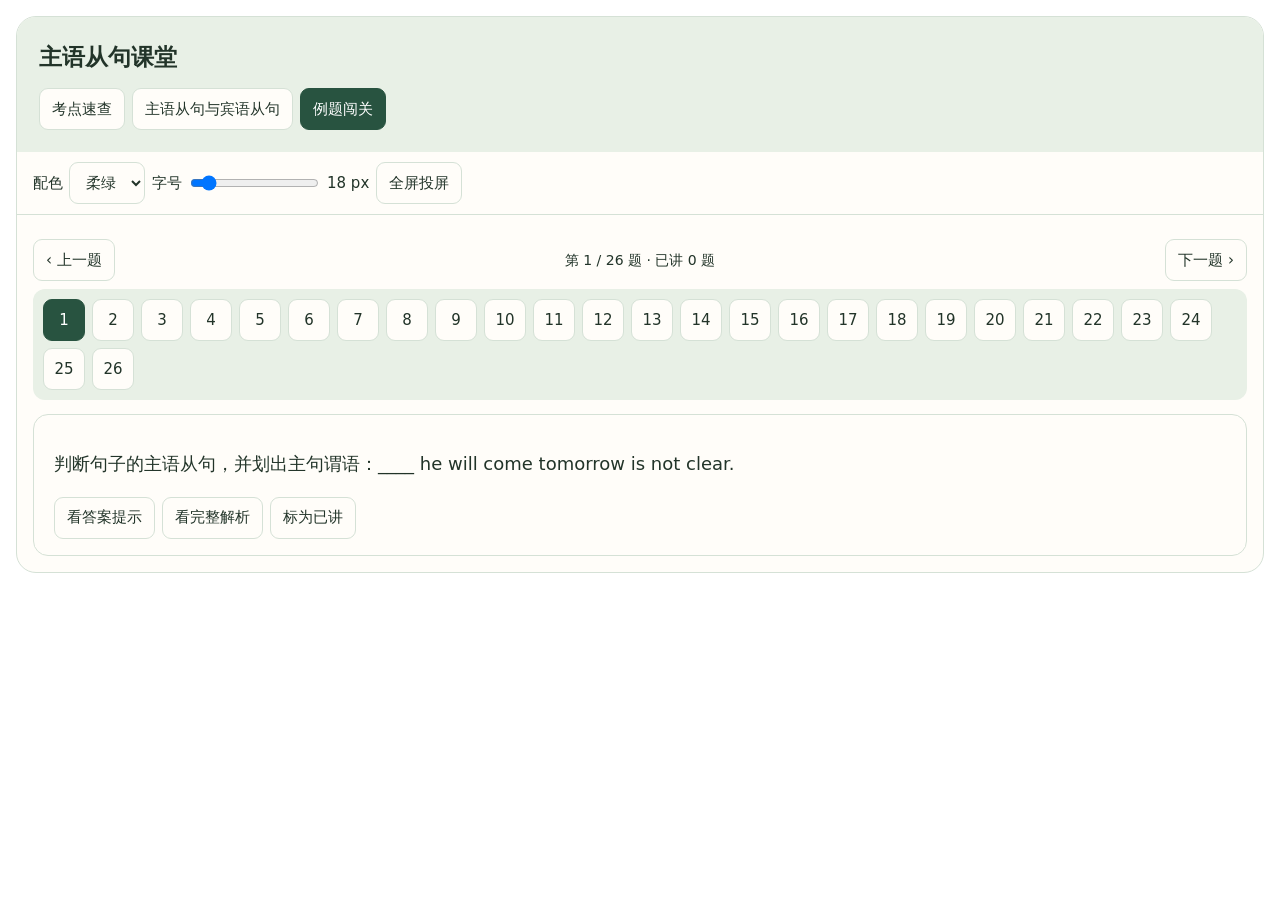
<file: subject-clause-teacher.html>
<!doctype html><html lang="zh-CN"><head><meta charset="utf-8"><meta name="viewport" content="width=device-width,initial-scale=1"><title>主语从句 · 教师工作台</title><style>body{margin:16px}</style></head><body><style>
#clause-ui{color-scheme:light dark;--paper:light-dark(#fffdf9,#202923);--ink:light-dark(#223429,#ecf4ee);--sage:light-dark(#e8f0e6,#2c3e32);--line:light-dark(#d5e1d6,#45574a);--active:light-dark(#285340,#bce9cc);--on:light-dark(white,#182f24);color:var(--ink);background:var(--paper);font:15px/1.65 Inter,"PingFang SC",system-ui;border:1px solid var(--line);border-radius:20px;overflow:hidden}
#clause-ui *{box-sizing:border-box}
#clause-ui [hidden]{display:none!important}
#clause-ui header{background:var(--sage);padding:22px}
#clause-ui h2,#clause-ui h3{margin:0 0 12px}
#clause-ui header div,#clause-ui .numbering{display:flex;gap:7px;flex-wrap:wrap}
#clause-ui button,#clause-ui select{font:inherit;color:inherit;min-height:42px;border:1px solid var(--line);background:var(--paper);border-radius:9px;padding:6px 12px}
#clause-ui button[aria-pressed=true]{background:var(--active);color:var(--on);border-color:var(--active)}
#clause-ui .lesson{display:grid;grid-template-columns:190px minmax(0,1fr)}
#clause-ui nav,#clause-ui .topic,#clause-ui .practice{padding:16px}
#clause-ui nav{border-right:1px solid var(--line);display:grid;align-content:start;gap:5px}
#clause-ui nav button{text-align:left;line-height:1.35}
#clause-ui .tablewrap{overflow:auto}
#clause-ui table{border-collapse:collapse;width:100%;font-size:14px}
#clause-ui th,#clause-ui td{text-align:left;padding:9px;border-bottom:1px solid var(--line);vertical-align:top}
#clause-ui th,#clause-ui .note,#clause-ui details{background:var(--sage)}
#clause-ui .note,#clause-ui details{padding:12px;border-radius:10px}
#clause-ui .problem>p{white-space:pre-line;font-size:18px}
#clause-ui .numbering{align-items:center;justify-content:space-between;margin:8px 0}
@media(max-width:560px){#clause-ui .lesson{grid-template-columns:1fr}#clause-ui nav{display:flex;flex-wrap:wrap;border-right:0;border-bottom:1px solid var(--line)}#clause-ui nav button{font-size:12px}}

#clause-ui{--type:18px}
#clause-ui[data-theme=mist]{--paper:#f8fbff;--ink:#172f49;--sage:#e7effa;--line:#cbd9e9;--active:#244c76;--on:white}
#clause-ui[data-theme=warm]{--paper:#fffaf0;--ink:#3a3024;--sage:#f2ead8;--line:#e4d6bb;--active:#6d4930;--on:white}
#clause-ui:fullscreen{overflow:auto;border-radius:0}
#clause-ui .tools,#clause-ui .question-map,#clause-ui .reveal-actions{display:flex;align-items:center;gap:7px;flex-wrap:wrap}
#clause-ui .tools{padding:10px 16px;border-bottom:1px solid var(--line)}
#clause-ui .tools label{display:flex;align-items:center;gap:6px}
#clause-ui .question-map{padding:10px;background:var(--sage);border-radius:12px;margin-bottom:14px}
#clause-ui .question-map button{min-width:42px;padding:5px 7px;text-align:center;font-variant-numeric:tabular-nums}
#clause-ui .question-map button[data-taught=true]{border-color:var(--active)}
#clause-ui .problem{padding:16px 20px;border:1px solid var(--line);border-radius:15px}
#clause-ui .problem>p,#clause-ui .solution p,#clause-ui td,#clause-ui th{font-size:var(--type)}
#clause-ui .solution{background:var(--sage);border-radius:12px;padding:12px;margin-top:10px}
#clause-ui .solution p{margin:5px 0}
#clause-ui .numbering output{font-size:14px}
#clause-ui .tools button:disabled{opacity:.5}
#clause-ui .problem>p{overflow-wrap:anywhere}
@media(max-width:420px){#clause-ui .problem{padding:12px}#clause-ui .tools{padding:8px}}
</style>
<div id="clause-ui">
<header><h2>主语从句课堂</h2><div aria-label="教学内容"><button type="button" data-view="lesson" aria-pressed="false">考点速查</button><button type="button" data-view="mirror" aria-pressed="false">主语从句与宾语从句</button><button type="button" data-view="practice" aria-pressed="true">例题闯关</button></div></header>
<div class="tools" aria-label="投屏工具">
<label>配色 <select class="theme"><option value="sage">柔绿</option><option value="warm">暖米</option><option value="mist">雾蓝</option></select></label>
<label>字号 <input class="scale" type="range" min="16" max="36" value="18"><output class="size">18 px</output></label>
<button class="screen" type="button">全屏投屏</button><span class="screen-feedback" role="status"></span>
</div><div class="lesson" hidden><nav aria-label="考点目录"><button type="button" data-topic="0" aria-pressed="true">主语从句核心速览</button><button type="button" data-topic="1" aria-pressed="false">引导词三大家族</button><button type="button" data-topic="2" aria-pressed="false">that vs what —— 成分判断法</button><button type="button" data-topic="3" aria-pressed="false">it 作形式主语的四大句型</button><button type="button" data-topic="4" aria-pressed="false">whether / if 与 whatever / whoever</button><button type="button" data-topic="5" aria-pressed="false">主语从句 vs 宾语从句（对比）</button><button type="button" data-topic="6" aria-pressed="false">核心妙解：报告类句型的主动与被动转换</button><button type="button" data-topic="7" aria-pressed="false">常见「变身」动词三栏对照</button><button type="button" data-topic="8" aria-pressed="false">不定式升级的时态口诀</button><button type="button" data-topic="9" aria-pressed="false">五大易错陷阱</button><button type="button" data-topic="10" aria-pressed="false">通关口诀速记</button></nav><div><section class="topic" data-index="0"><h3>一、主语从句核心速览</h3><div class="tablewrap"><table><thead><tr><th scope="col">要点</th><th scope="col">内容</th><th scope="col">例句 / 提示</th></tr></thead><tbody><tr><td>定义</td><td>从句在复合句中充当主语</td><td>What he said is true.</td></tr><tr><td>位置</td><td>置于句首；或 it 作形式主语、从句移到句末</td><td>It is obvious that she lied.</td></tr><tr><td>语序</td><td>一律陈述语序（主在前、谓在后），禁用疑问语序</td><td>Why he was late is a mystery. ✓ / Why was he late… ✗</td></tr><tr><td>判断诀窍</td><td>找主句谓语，问「谁／什么做这件事」，答语若是整句即主语从句</td><td>—</td></tr><tr><td>主谓一致</td><td>从句作主语，主句谓语通常用单数</td><td>What he wants is a new bike.</td></tr><tr><td>特殊情况</td><td>what 从句作主语、表语为复数时谓语可复数（少见，了解）</td><td>What we need are more books.</td></tr></tbody></table></div></section><section class="topic" data-index="1" hidden><h3>二、引导词三大家族</h3><div class="tablewrap"><table><thead><tr><th scope="col">家族</th><th scope="col">引导词</th><th scope="col">词义</th><th scope="col">作成分</th><th scope="col">例句</th></tr></thead><tbody><tr><td>从属连词</td><td>that</td><td>无</td><td>不作成分</td><td>That he passed the exam surprised us.</td></tr><tr><td>从属连词</td><td>whether</td><td>是否</td><td>不作成分</td><td>Whether she will come is uncertain.</td></tr><tr><td>连接代词</td><td>what / who / which / whose / whatever / whoever</td><td>有</td><td>主/宾/表/定语</td><td>What you need is more practice.</td></tr><tr><td>连接副词</td><td>when / where / why / how</td><td>有</td><td>状语</td><td>How he solved the problem is amazing.</td></tr></tbody></table></div><p class="note">记忆锚点：that 是「透明胶」——只连接、无词义、不作成分；what 是「万能替身」——本身 = the thing(s) that，既引导从句又在从句中作成分；连接副词自带时间／地点／原因／方式意义。</p></section><section class="topic" data-index="2" hidden><h3>三、that vs what —— 成分判断法</h3><div class="tablewrap"><table><thead><tr><th scope="col">引导词</th><th scope="col">判断依据</th><th scope="col">例句（分析）</th></tr></thead><tbody><tr><td>What</td><td>去掉引导词后从句缺主语／宾语／表语 → what 顶上，兼作成分（= the thing that）</td><td>What he said at the meeting surprised everyone.（said 缺宾语「所说的东西」）</td></tr><tr><td>That</td><td>从句结构完整、不缺成分 → that 领航，只起连接作用</td><td>That he was late again made the teacher angry.（主谓完整）</td></tr></tbody></table></div><p class="note">一句话：that 从句 = 陈述一个完整的事实（这件事）；what 从句 = 指代一个缺失的信息（……的东西）。</p></section><section class="topic" data-index="3" hidden><h3>四、it 作形式主语的四大句型</h3><div class="tablewrap"><table><thead><tr><th scope="col">句型</th><th scope="col">结构</th><th scope="col">常用词</th><th scope="col">例句</th></tr></thead><tbody><tr><td>一</td><td>It is + 形容词 + that 从句</td><td>important, clear, possible</td><td>It is important that we (should) protect the environment.</td></tr><tr><td>二</td><td>It is + 名词 + that 从句</td><td>a pity, a fact, common sense</td><td>It is a pity that you missed the concert.</td></tr><tr><td>三</td><td>It is + 过去分词 + that 从句</td><td>said, reported, believed, known</td><td>It is reported that the project will be finished next month.</td></tr><tr><td>四</td><td>It + 不及物动词 + that 从句</td><td>seem, appear, happen, turn out</td><td>It seems that he is honest.</td></tr></tbody></table></div><p class="note">虚拟语气：句型一中形容词为 important / necessary / strange / essential / vital 等时，that 从句谓语用 (should +) 动词原形。特殊句型：It is uncertain whether he will agree.</p></section><section class="topic" data-index="4" hidden><h3>五、whether / if 与 whatever / whoever</h3><div class="tablewrap"><table><thead><tr><th scope="col">项目</th><th scope="col">规则</th><th scope="col">例句</th></tr></thead><tbody><tr><td>whether 居句首</td><td>主语从句置于句首表「是否」只能用 whether，不能用 if</td><td>Whether he will come is not decided.</td></tr><tr><td>形式主语后</td><td>it 作形式主语时 whether / if 均可，whether 更正式、更常考</td><td>It is uncertain whether he will agree.</td></tr><tr><td>与 or not 连用</td><td>whether 可直接接 or not，if 一般不可</td><td>Whether he comes or not doesn&#x27;t matter.</td></tr><tr><td>whatever</td><td>= anything that，任何……的东西，语气强</td><td>Whatever he said is true.</td></tr><tr><td>whoever</td><td>= anyone who，任何……的人</td><td>Whoever breaks the rule will be punished.</td></tr></tbody></table></div></section><section class="topic" data-index="5" hidden><h3>六、主语从句 vs 宾语从句（对比）</h3><div class="tablewrap"><table><thead><tr><th scope="col">对比维度</th><th scope="col">主语从句</th><th scope="col">宾语从句</th></tr></thead><tbody><tr><td>句法角色</td><td>作主语，回答「谁／什么事」</td><td>作动词／介词／形容词的宾语</td></tr><tr><td>典型位置</td><td>句首；或 it 形式主语 + 句末从句</td><td>动词后、介词后、形容词后</td></tr><tr><td>例句</td><td>What he said is true.</td><td>I know (that) he is honest.</td></tr><tr><td>引导词</td><td>that / whether / what / when / why / how…；句首 that 不可省</td><td>基本相同；动词后 that 常可省略</td></tr><tr><td>语序</td><td>陈述语序</td><td>陈述语序</td></tr><tr><td>判定口诀</td><td>谓语前，是主语</td><td>动词后，是宾语</td></tr></tbody></table></div></section><section class="topic" data-index="6" hidden><h3>七、核心妙解：报告类句型的主动与被动转换</h3><div class="tablewrap"><table><thead><tr><th scope="col">步骤</th><th scope="col">句式</th><th scope="col">从句身份</th><th scope="col">说明</th></tr></thead><tbody><tr><td>① 主动句</td><td>People say that he has left.</td><td>宾语从句</td><td>主语是 People，从句是「说的内容」</td></tr><tr><td>② 被动化</td><td>It is said that he has left.</td><td>主语从句</td><td>it 占位、从句后置，身份随之改变</td></tr><tr><td>③ 再升级</td><td>He is said to have left.</td><td>不定式（非谓语）</td><td>从句主语 He 提到前面作主句主语</td></tr></tbody></table></div><p class="note">原理：被动语态本质是「宾语提升为主语」；整句宾语太重不能直接作主语，故借 it 占位，that 从句退居句末并升格为主语从句。</p></section><section class="topic" data-index="7" hidden><h3>八、常见「变身」动词三栏对照</h3><div class="tablewrap"><table><thead><tr><th scope="col">主动（宾语从句）</th><th scope="col">被动（主语从句）</th><th scope="col">不定式升级</th><th scope="col">中文</th></tr></thead><tbody><tr><td>People say that…</td><td>It is said that…</td><td>sb. is said to do / to have done</td><td>据说</td></tr><tr><td>They report that…</td><td>It is reported that…</td><td>sth. is reported to do / to have done</td><td>据报道</td></tr><tr><td>People believe that…</td><td>It is believed that…</td><td>sb. is believed to be / to have done</td><td>人们认为</td></tr><tr><td>We know that…</td><td>It is known that…</td><td>（较少用不定式）</td><td>众所周知</td></tr><tr><td>Experts estimate that…</td><td>It is estimated that…</td><td>sth. is estimated to be</td><td>据估计</td></tr><tr><td>They expect that…</td><td>It is expected that…</td><td>sb. is expected to do</td><td>预计</td></tr></tbody></table></div></section><section class="topic" data-index="8" hidden><h3>九、不定式升级的时态口诀</h3><div class="tablewrap"><table><thead><tr><th scope="col">时间关系</th><th scope="col">不定式形式</th><th scope="col">例句</th></tr></thead><tbody><tr><td>同时或之后发生</td><td>to do / to be</td><td>It is said that he is a doctor. → He is said to be a doctor.</td></tr><tr><td>先于主句谓语发生</td><td>to have done</td><td>It is said that he has left. → He is said to have left.</td></tr><tr><td>先于主句且为被动</td><td>to have been done</td><td>The bridge is reported to have been built in 1990.</td></tr></tbody></table></div><p class="note">口诀：同时之后用 to do，先前发生 to have done；若还被动，加 been 变 to have been done。</p></section><section class="topic" data-index="9" hidden><h3>十、五大易错陷阱</h3><div class="tablewrap"><table><thead><tr><th scope="col">陷阱</th><th scope="col">错误示例</th><th scope="col">正确写法</th></tr></thead><tbody><tr><td>语序陷阱</td><td>Why was he late is a mystery.</td><td>Why he was late is a mystery.</td></tr><tr><td>时态呼应</td><td>That he can&#x27;t come is because he is ill that day.</td><td>That he couldn&#x27;t come is because he was ill that day.</td></tr><tr><td>whether/if 混用</td><td>If he will come is not decided.</td><td>Whether he will come is not decided.</td></tr><tr><td>疑问语序残留</td><td>What did he say is important.</td><td>What he said is important.</td></tr><tr><td>that/what 误用</td><td>That he wants to know is how the machine works.</td><td>What he wants to know is how the machine works.</td></tr></tbody></table></div></section><section class="topic" data-index="10" hidden><h3>十一、通关口诀速记</h3><div class="tablewrap"><table><thead><tr><th scope="col">序号</th><th scope="col">口诀</th><th scope="col">要点</th></tr></thead><tbody><tr><td>1</td><td>缺成分 what 顶上，不缺成分 that 领航</td><td>判断 that / what 时，结合从句成分与句意</td></tr><tr><td>2</td><td>句首「是否」whether 当，形式主语 it 帮忙</td><td>whether 站句首，it 替身保平衡</td></tr><tr><td>3</td><td>陈述语序记心上，主谓一致用单数</td><td>避开语序陷阱，谓语通常用单数</td></tr><tr><td>4</td><td>宾语遇被动，it 占位 that 后缀；从句升主语，to do 看先后</td><td>宾语从句被动化 = 主语从句</td></tr></tbody></table></div></section></div></div>
<div class="practice"><div class="numbering"><button type="button" class="prev">‹ 上一题</button><output class="progress" aria-live="polite"></output><button type="button" class="next">下一题 ›</button></div><div class="question-map" aria-label="题号导航"></div><section class="problem" data-question="1"><p>判断句子的主语从句，并划出主句谓语：____ he will come tomorrow is not clear.</p><div class="solution" data-key hidden><strong>答案提示</strong><p>Whether</p></div><div class="solution" data-analysis hidden><strong>完整解析</strong><p>填 Whether。主句谓语是 is，&quot;他明天是否会来&quot;这件事作主语，且表&quot;是否&quot;、位于句首，故用 whether（详见第三关）。</p></div><div class="reveal-actions"><button type="button" data-reveal="key" aria-expanded="false">看答案提示</button><button type="button" data-reveal="analysis" aria-expanded="false">看完整解析</button><button type="button" data-mark aria-pressed="false">标为已讲</button></div></section><section class="problem" data-question="2" hidden><p>改正错误：That he can&#x27;t come is because he was ill that day. ____（语境：叙述过去）</p><div class="solution" data-key hidden><strong>答案提示</strong><p>can&#x27;t→couldn&#x27;t</p></div><div class="solution" data-analysis hidden><strong>完整解析</strong><p>把 can&#x27;t 改为 couldn&#x27;t，表示他过去那天不能来。</p></div><div class="reveal-actions"><button type="button" data-reveal="key" aria-expanded="false">看答案提示</button><button type="button" data-reveal="analysis" aria-expanded="false">看完整解析</button><button type="button" data-mark aria-pressed="false">标为已讲</button></div></section><section class="problem" data-question="3" hidden><p>判断语序对错：When will the meeting start is unknown.（　）</p><div class="solution" data-key hidden><strong>答案提示</strong><p>错(陈述语序)</p></div><div class="solution" data-analysis hidden><strong>完整解析</strong><p>错误。应改为 When the meeting will start is unknown. 主语从句必须用陈述语序 the meeting will start。</p></div><div class="reveal-actions"><button type="button" data-reveal="key" aria-expanded="false">看答案提示</button><button type="button" data-reveal="analysis" aria-expanded="false">看完整解析</button><button type="button" data-mark aria-pressed="false">标为已讲</button></div></section><section class="problem" data-question="4" hidden><p>____ caused the accident is still unknown.　A. What　B. That　C. How　D. Whether</p><div class="solution" data-key hidden><strong>答案提示</strong><p>A (What)</p></div><div class="solution" data-analysis hidden><strong>完整解析</strong><p>选 A What。从句 ____ caused the accident 缺少主语（&quot;什么&quot;导致了事故），what 既引导从句又作主语。</p></div><div class="reveal-actions"><button type="button" data-reveal="key" aria-expanded="false">看答案提示</button><button type="button" data-reveal="analysis" aria-expanded="false">看完整解析</button><button type="button" data-mark aria-pressed="false">标为已讲</button></div></section><section class="problem" data-question="5" hidden><p>____ the earth goes around the sun is known to all.　A. What　B. Whether　C. That　D. If</p><div class="solution" data-key hidden><strong>答案提示</strong><p>C (That)</p></div><div class="solution" data-analysis hidden><strong>完整解析</strong><p>选 C That。从句 the earth goes around the sun 结构完整、不缺成分，只需无词义的连词连接，陈述客观事实，故用 That。</p></div><div class="reveal-actions"><button type="button" data-reveal="key" aria-expanded="false">看答案提示</button><button type="button" data-reveal="analysis" aria-expanded="false">看完整解析</button><button type="button" data-mark aria-pressed="false">标为已讲</button></div></section><section class="problem" data-question="6" hidden><p>____ he managed to finish the work in time was beyond our expectation.　A. What　B. How　C. That　D. Which</p><div class="solution" data-key hidden><strong>答案提示</strong><p>B (How)</p></div><div class="solution" data-analysis hidden><strong>完整解析</strong><p>选 B How。从句结构完整，但语义是&quot;他如何设法按时完成工作&quot;，需要表&quot;方式&quot;的连接副词作状语。</p></div><div class="reveal-actions"><button type="button" data-reveal="key" aria-expanded="false">看答案提示</button><button type="button" data-reveal="analysis" aria-expanded="false">看完整解析</button><button type="button" data-mark aria-pressed="false">标为已讲</button></div></section><section class="problem" data-question="7" hidden><p>It is necessary that we ____ (take) action at once.</p><div class="solution" data-key hidden><strong>答案提示</strong><p>(should) take</p></div><div class="solution" data-analysis hidden><strong>完整解析</strong><p>填 (should) take。necessary 表&quot;必要&quot;，that 从句用虚拟语气 (should +) 动词原形，故 should take 或直接 take。</p></div><div class="reveal-actions"><button type="button" data-reveal="key" aria-expanded="false">看答案提示</button><button type="button" data-reveal="analysis" aria-expanded="false">看完整解析</button><button type="button" data-mark aria-pressed="false">标为已讲</button></div></section><section class="problem" data-question="8" hidden><p>____ is known to all that the earth moves around the sun.　A. What　B. It　C. That　D. Which</p><div class="solution" data-key hidden><strong>答案提示</strong><p>B (It)</p></div><div class="solution" data-analysis hidden><strong>完整解析</strong><p>选 B It。这是 It is known to all that...（众所周知……）句型，形式主语必须用 it。</p></div><div class="reveal-actions"><button type="button" data-reveal="key" aria-expanded="false">看答案提示</button><button type="button" data-reveal="analysis" aria-expanded="false">看完整解析</button><button type="button" data-mark aria-pressed="false">标为已讲</button></div></section><section class="problem" data-question="9" hidden><p>It is uncertain ____ he will come to the party.　A. that　B. what　C. whether　D. which</p><div class="solution" data-key hidden><strong>答案提示</strong><p>C (whether)</p></div><div class="solution" data-analysis hidden><strong>完整解析</strong><p>选 C whether。句意&quot;他是否会来还不确定&quot;，用于 it 形式主语后表&quot;是否&quot;，whether 更规范、为最佳答案。</p></div><div class="reveal-actions"><button type="button" data-reveal="key" aria-expanded="false">看答案提示</button><button type="button" data-reveal="analysis" aria-expanded="false">看完整解析</button><button type="button" data-mark aria-pressed="false">标为已讲</button></div></section><section class="problem" data-question="10" hidden><p>____ he said at the meeting made us all laugh.　A. That　B. What　C. Whether　D. Why</p><div class="solution" data-key hidden><strong>答案提示</strong><p>B (What)</p></div><div class="solution" data-analysis hidden><strong>完整解析</strong><p>选 B What。从句 he said ____ 中 said 缺宾语（他说了&quot;什么&quot;），what 作 said 的宾语。</p></div><div class="reveal-actions"><button type="button" data-reveal="key" aria-expanded="false">看答案提示</button><button type="button" data-reveal="analysis" aria-expanded="false">看完整解析</button><button type="button" data-mark aria-pressed="false">标为已讲</button></div></section><section class="problem" data-question="11" hidden><p>____ the girl is late for school again worries her mother.　A. What　B. Which　C. That　D. Whether</p><div class="solution" data-key hidden><strong>答案提示</strong><p>C (That)</p></div><div class="solution" data-analysis hidden><strong>完整解析</strong><p>选 C That。从句主谓结构完整、不缺成分，只是陈述&quot;女孩又迟到&quot;这件事，故用 That。</p></div><div class="reveal-actions"><button type="button" data-reveal="key" aria-expanded="false">看答案提示</button><button type="button" data-reveal="analysis" aria-expanded="false">看完整解析</button><button type="button" data-mark aria-pressed="false">标为已讲</button></div></section><section class="problem" data-question="12" hidden><p>What we need ____ (be) more time.（用适当形式填空）</p><div class="solution" data-key hidden><strong>答案提示</strong><p>is</p></div><div class="solution" data-analysis hidden><strong>完整解析</strong><p>填 is。what 从句作主语，谓语用单数；表语 more time 为不可数，也要求单数。</p></div><div class="reveal-actions"><button type="button" data-reveal="key" aria-expanded="false">看答案提示</button><button type="button" data-reveal="analysis" aria-expanded="false">看完整解析</button><button type="button" data-mark aria-pressed="false">标为已讲</button></div></section><section class="problem" data-question="13" hidden><p>改错：If he will come is not decided. ____</p><div class="solution" data-key hidden><strong>答案提示</strong><p>If→Whether</p></div><div class="solution" data-analysis hidden><strong>完整解析</strong><p>If 改为 Whether。主语从句置于句首表&quot;是否&quot;，只能用 whether。</p></div><div class="reveal-actions"><button type="button" data-reveal="key" aria-expanded="false">看答案提示</button><button type="button" data-reveal="analysis" aria-expanded="false">看完整解析</button><button type="button" data-mark aria-pressed="false">标为已讲</button></div></section><section class="problem" data-question="14" hidden><p>改错：What did he say at the meeting is very important. ____</p><div class="solution" data-key hidden><strong>答案提示</strong><p>did he say→he said</p></div><div class="solution" data-analysis hidden><strong>完整解析</strong><p>did he say 改为 he said。主语从句须用陈述语序，去掉 did 并把 say 改为过去式 said。</p></div><div class="reveal-actions"><button type="button" data-reveal="key" aria-expanded="false">看答案提示</button><button type="button" data-reveal="analysis" aria-expanded="false">看完整解析</button><button type="button" data-mark aria-pressed="false">标为已讲</button></div></section><section class="problem" data-question="15" hidden><p>____ we will hold the sports meeting depends on the weather.　A. That　B. What　C. Whether　D. Which</p><div class="solution" data-key hidden><strong>答案提示</strong><p>C (Whether)</p></div><div class="solution" data-analysis hidden><strong>完整解析</strong><p>选 C Whether。句意&quot;我们是否举行运动会取决于天气&quot;，句首表&quot;是否&quot;用 Whether。</p></div><div class="reveal-actions"><button type="button" data-reveal="key" aria-expanded="false">看答案提示</button><button type="button" data-reveal="analysis" aria-expanded="false">看完整解析</button><button type="button" data-mark aria-pressed="false">标为已讲</button></div></section><section class="problem" data-question="16" hidden><p>（语法填空）____ makes the book so popular is the creative imagination of the writer.</p><div class="solution" data-key hidden><strong>答案提示</strong><p>What</p></div><div class="solution" data-analysis hidden><strong>完整解析</strong><p>填 What。从句缺少主语（&quot;什么&quot;让这本书受欢迎），what 既引导从句又作主语。</p></div><div class="reveal-actions"><button type="button" data-reveal="key" aria-expanded="false">看答案提示</button><button type="button" data-reveal="analysis" aria-expanded="false">看完整解析</button><button type="button" data-mark aria-pressed="false">标为已讲</button></div></section><section class="problem" data-question="17" hidden><p>（语法填空）It is widely believed ____ hard work leads to success.</p><div class="solution" data-key hidden><strong>答案提示</strong><p>that</p></div><div class="solution" data-analysis hidden><strong>完整解析</strong><p>填 that。这是 It is widely believed that...（人们普遍认为……）句型，从句结构完整，用 that 连接。</p></div><div class="reveal-actions"><button type="button" data-reveal="key" aria-expanded="false">看答案提示</button><button type="button" data-reveal="analysis" aria-expanded="false">看完整解析</button><button type="button" data-mark aria-pressed="false">标为已讲</button></div></section><section class="problem" data-question="18" hidden><p>（改错）That he wants to know is how the machine works. ____</p><div class="solution" data-key hidden><strong>答案提示</strong><p>That→What</p></div><div class="solution" data-analysis hidden><strong>完整解析</strong><p>That 改为 What。从句 he wants to know ____ 中 know 缺宾语（想知道&quot;什么&quot;），应用 what 作宾语。</p></div><div class="reveal-actions"><button type="button" data-reveal="key" aria-expanded="false">看答案提示</button><button type="button" data-reveal="analysis" aria-expanded="false">看完整解析</button><button type="button" data-mark aria-pressed="false">标为已讲</button></div></section><section class="problem" data-question="19" hidden><p>（翻译）他是否能按时完成任务还不确定。（用主语从句 + it 形式主语两种表达）</p><div class="solution" data-key hidden><strong>答案提示</strong><p>Whether he can finish the task on time is still uncertain. / It is still uncertain whether he can finish the task on time.</p></div><div class="solution" data-analysis hidden><strong>完整解析</strong><p>参考译文：① 句首式 Whether he can finish the task on time is still uncertain.　② it 形式主语式 It is still uncertain whether he can finish the task on time.</p></div><div class="reveal-actions"><button type="button" data-reveal="key" aria-expanded="false">看答案提示</button><button type="button" data-reveal="analysis" aria-expanded="false">看完整解析</button><button type="button" data-mark aria-pressed="false">标为已讲</button></div></section><section class="problem" data-question="20" hidden><p>（写作升级）把 &quot;He didn&#x27;t attend the meeting. It made us disappointed.&quot; 合并成含主语从句的句子。</p><div class="solution" data-key hidden><strong>答案提示</strong><p>That he didn&#x27;t attend the meeting made us disappointed.</p></div><div class="solution" data-analysis hidden><strong>完整解析</strong><p>参考答案：That he didn&#x27;t attend the meeting made us disappointed.（从句结构完整，用 that 引导并置于句首作主语。）</p></div><div class="reveal-actions"><button type="button" data-reveal="key" aria-expanded="false">看答案提示</button><button type="button" data-reveal="analysis" aria-expanded="false">看完整解析</button><button type="button" data-mark aria-pressed="false">标为已讲</button></div></section><section class="problem" data-question="21" hidden><p>（选择）It is widely ____ that reading plays an important role in language learning.　A. say　B. said　C. saying　D. says</p><div class="solution" data-key hidden><strong>答案提示</strong><p>B (said)</p></div><div class="solution" data-analysis hidden><strong>完整解析</strong><p>选 B said。It is + 过去分词 + that 从句 是被动结构，&quot;据说&quot;用 It is widely said that…，过去分词 said 不可换原形。</p></div><div class="reveal-actions"><button type="button" data-reveal="key" aria-expanded="false">看答案提示</button><button type="button" data-reveal="analysis" aria-expanded="false">看完整解析</button><button type="button" data-mark aria-pressed="false">标为已讲</button></div></section><section class="problem" data-question="22" hidden><p>（语法填空）It is reported ____ the new railway will be open to traffic next year.</p><div class="solution" data-key hidden><strong>答案提示</strong><p>that</p></div><div class="solution" data-analysis hidden><strong>完整解析</strong><p>填 that。从句 the new railway will be open… 结构完整、不缺成分，只需无词义的 that 连接；这是&quot;据报道&quot;的 it 形式主语句型。</p></div><div class="reveal-actions"><button type="button" data-reveal="key" aria-expanded="false">看答案提示</button><button type="button" data-reveal="analysis" aria-expanded="false">看完整解析</button><button type="button" data-mark aria-pressed="false">标为已讲</button></div></section><section class="problem" data-question="23" hidden><p>（改写句子）People believe that the painting is a fake.（改为 It is… that… 主语从句句型）</p><div class="solution" data-key hidden><strong>答案提示</strong><p>It is believed that the painting is a fake.</p></div><div class="solution" data-analysis hidden><strong>完整解析</strong><p>参考答案：It is believed that the painting is a fake. 三步推导：主动句宾语从句 → 去掉 People 变被动 → it 占位、that 从句后置升格为主语从句。</p></div><div class="reveal-actions"><button type="button" data-reveal="key" aria-expanded="false">看答案提示</button><button type="button" data-reveal="analysis" aria-expanded="false">看完整解析</button><button type="button" data-mark aria-pressed="false">标为已讲</button></div></section><section class="problem" data-question="24" hidden><p>（改写句子）It is said that he has written ten novels.（改为以 He 开头的不定式句型）</p><div class="solution" data-key hidden><strong>答案提示</strong><p>He is said to have written ten novels.</p></div><div class="solution" data-analysis hidden><strong>完整解析</strong><p>参考答案：He is said to have written ten novels. 从句谓语 has written 先于 is said 发生，升级为不定式须用完成式 to have written。</p></div><div class="reveal-actions"><button type="button" data-reveal="key" aria-expanded="false">看答案提示</button><button type="button" data-reveal="analysis" aria-expanded="false">看完整解析</button><button type="button" data-mark aria-pressed="false">标为已讲</button></div></section><section class="problem" data-question="25" hidden><p>（语法填空）He is said ____ (study) abroad for three years, but he has now returned.</p><div class="solution" data-key hidden><strong>答案提示</strong><p>to have studied</p></div><div class="solution" data-analysis hidden><strong>完整解析</strong><p>填 to have studied。for three years 且&quot;现已回国&quot;，说明留学先于 is said 发生，故用 to have done。</p></div><div class="reveal-actions"><button type="button" data-reveal="key" aria-expanded="false">看答案提示</button><button type="button" data-reveal="analysis" aria-expanded="false">看完整解析</button><button type="button" data-mark aria-pressed="false">标为已讲</button></div></section><section class="problem" data-question="26" hidden><p>（辨析选择）下列哪一句的从句是宾语从句？　A. It is said that he is a genius.　B. That he is a genius is known to all.　C. I believe that he is a genius.　D. It is known that he is a genius.</p><div class="solution" data-key hidden><strong>答案提示</strong><p>C</p></div><div class="solution" data-analysis hidden><strong>完整解析</strong><p>选 C。A、B、D 的 that 从句都是主语从句（A、D 为 it 形式主语后置，B 为句首式）；只有 C 的 that 从句位于 believe 之后作宾语，是宾语从句。</p></div><div class="reveal-actions"><button type="button" data-reveal="key" aria-expanded="false">看答案提示</button><button type="button" data-reveal="analysis" aria-expanded="false">看完整解析</button><button type="button" data-mark aria-pressed="false">标为已讲</button></div></section></div>
</div>
<script>
(() => {
 const root=document.getElementById('clause-ui');
 const pick=s=>root.querySelector(s), all=s=>[...root.querySelectorAll(s)];
 const topics=all('[data-topic]'), views=all('[data-view]'), problems=all('.problem');
 const prev=pick('.prev'), next=pick('.next'), progress=pick('.progress');
 const taught=new Set();
 let current=0;
 function press(group,active){
  group.forEach(button=>button.setAttribute('aria-pressed',String(button===active)));
 }
 function showTopic(index){
  press(topics,topics[index]);
  all('.topic').forEach((panel,i)=>{panel.hidden=i!==index;});
 }
 views.forEach(button=>button.onclick=()=>{
  press(views,button);
  const practice=button.dataset.view==='practice';
  pick('.practice').hidden=!practice;
  pick('.lesson').hidden=practice;
  if(button.dataset.view==='mirror')showTopic(5);
  if(button.dataset.view==='lesson')showTopic(0);
 });
 topics.forEach((button,index)=>button.onclick=()=>{press(views,views[0]);showTopic(index);});
 const numbers=problems.map((problem,i)=>{
  const button=document.createElement('button');
  button.type='button';
  button.textContent=String(i+1);
  button.onclick=()=>showQuestion(i);
  pick('.question-map').append(button);
  const mark=problem.querySelector('[data-mark]');
  mark.onclick=()=>{
   if(taught.has(i))taught.delete(i);else taught.add(i);
   updateProgress();
  };
  for(const trigger of problem.querySelectorAll('[data-reveal]')){
   const panel=problem.querySelector('[data-'+trigger.dataset.reveal+']');
   if(!panel.querySelector('p').textContent.trim())trigger.hidden=true;
   trigger.onclick=()=>{
    panel.hidden=!panel.hidden;
    trigger.setAttribute('aria-expanded',String(!panel.hidden));
   };
  }
  return button;
 });
 function updateProgress(){
  progress.textContent='第 '+(current+1)+' / '+problems.length+' 题 · 已讲 '+taught.size+' 题';
  numbers.forEach((button,i)=>{
   const done=taught.has(i);
   button.dataset.taught=String(done);
   button.textContent=String(i+1)+(done?' ✓':'');
   const mark=problems[i].querySelector('[data-mark]');
   mark.setAttribute('aria-pressed',String(done));
   mark.textContent=done?'取消已讲':'标为已讲';
  });
 }
 function showQuestion(index){
  if(index<0||index>=problems.length)return;
  problems[current].hidden=true;
  current=index;
  const problem=problems[current];
  problem.hidden=false;
  for(const panel of problem.querySelectorAll('.solution'))panel.hidden=true;
  for(const trigger of problem.querySelectorAll('[data-reveal]'))trigger.setAttribute('aria-expanded','false');
  press(numbers,numbers[current]);
  prev.disabled=index===0;
  next.disabled=index===problems.length-1;
  updateProgress();
 }
 prev.onclick=()=>showQuestion(current-1);
 next.onclick=()=>showQuestion(current+1);
 pick('.theme').onchange=event=>{root.dataset.theme=event.target.value;};
 pick('.scale').oninput=event=>{
  root.style.setProperty('--type',event.target.value+'px');
  pick('.size').textContent=event.target.value+' px';
 };
 const screen=pick('.screen');
 screen.onclick=async()=>{
  try {
   if(document.fullscreenElement===root)await document.exitFullscreen();
   else await root.requestFullscreen();
  }catch{pick('.screen-feedback').textContent='当前预览无法全屏，请用浏览器打开 HTML。';}
 };
 document.addEventListener('fullscreenchange',()=>{screen.textContent=document.fullscreenElement===root?'退出全屏':'全屏投屏';});
 showQuestion(0);
})();
</script>
</body></html>
</file>
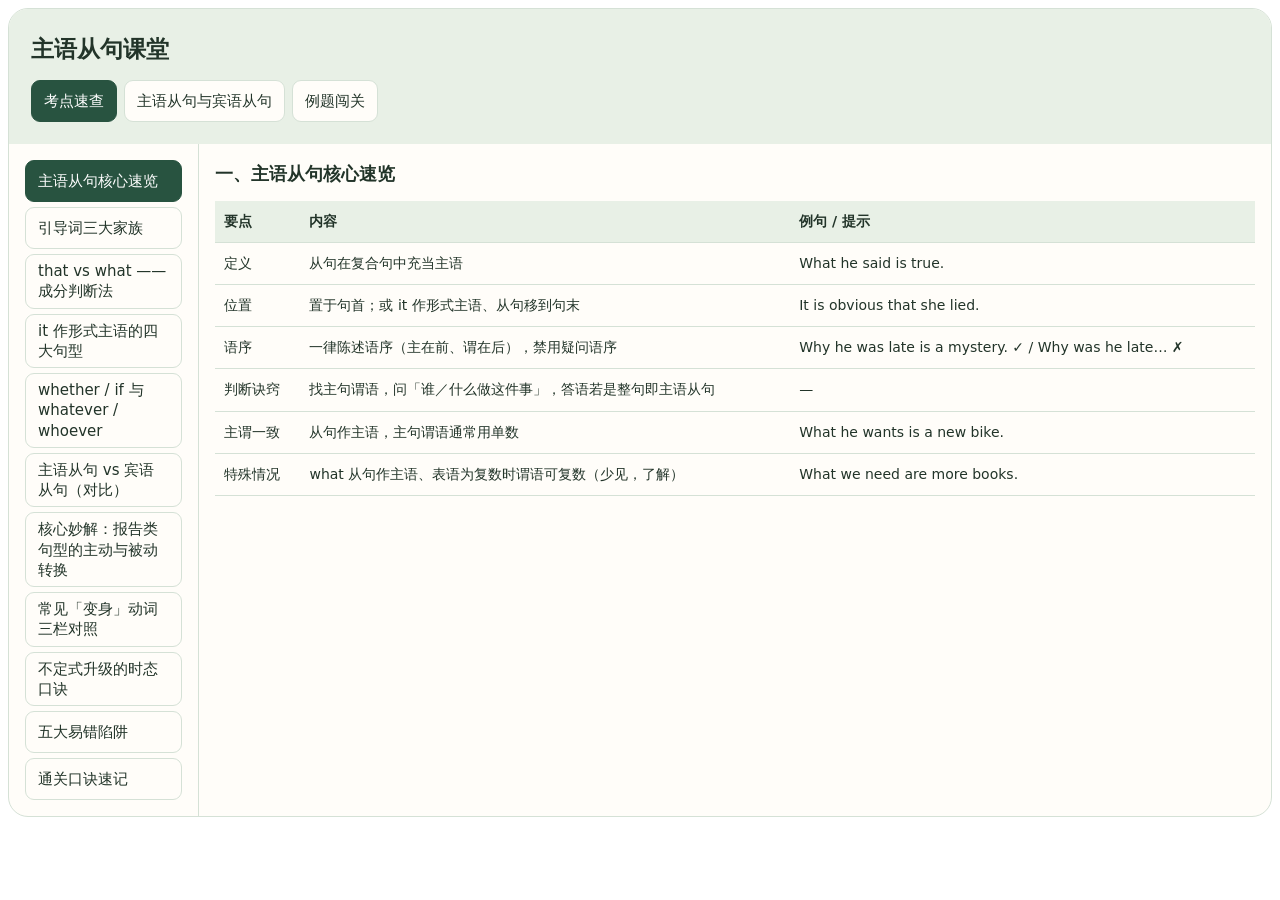
<file: subject-clause-ui.html>
<!doctype html><html lang="zh-CN"><meta charset="utf-8"><meta name="viewport" content="width=device-width,initial-scale=1"><title>主语从句课堂</title><body><style>
#clause-ui{color-scheme:light dark;--paper:light-dark(#fffdf9,#202923);--ink:light-dark(#223429,#ecf4ee);--sage:light-dark(#e8f0e6,#2c3e32);--line:light-dark(#d5e1d6,#45574a);--active:light-dark(#285340,#bce9cc);--on:light-dark(white,#182f24);color:var(--ink);background:var(--paper);font:15px/1.65 Inter,"PingFang SC",system-ui;border:1px solid var(--line);border-radius:20px;overflow:hidden}
#clause-ui *{box-sizing:border-box}
#clause-ui [hidden]{display:none!important}
#clause-ui header{background:var(--sage);padding:22px}
#clause-ui h2,#clause-ui h3{margin:0 0 12px}
#clause-ui header div,#clause-ui .numbering{display:flex;gap:7px;flex-wrap:wrap}
#clause-ui button,#clause-ui select{font:inherit;color:inherit;min-height:42px;border:1px solid var(--line);background:var(--paper);border-radius:9px;padding:6px 12px}
#clause-ui button[aria-pressed=true]{background:var(--active);color:var(--on);border-color:var(--active)}
#clause-ui .lesson{display:grid;grid-template-columns:190px minmax(0,1fr)}
#clause-ui nav,#clause-ui .topic,#clause-ui .practice{padding:16px}
#clause-ui nav{border-right:1px solid var(--line);display:grid;align-content:start;gap:5px}
#clause-ui nav button{text-align:left;line-height:1.35}
#clause-ui .tablewrap{overflow:auto}
#clause-ui table{border-collapse:collapse;width:100%;font-size:14px}
#clause-ui th,#clause-ui td{text-align:left;padding:9px;border-bottom:1px solid var(--line);vertical-align:top}
#clause-ui th,#clause-ui .note,#clause-ui details{background:var(--sage)}
#clause-ui .note,#clause-ui details{padding:12px;border-radius:10px}
#clause-ui .problem>p{white-space:pre-line;font-size:18px}
#clause-ui .numbering{align-items:center;justify-content:space-between;margin:8px 0}
@media(max-width:560px){#clause-ui .lesson{grid-template-columns:1fr}#clause-ui nav{display:flex;flex-wrap:wrap;border-right:0;border-bottom:1px solid var(--line)}#clause-ui nav button{font-size:12px}}
</style>
<div id="clause-ui">
<header><h2>主语从句课堂</h2><div aria-label="教学内容"><button type="button" data-view="lesson" aria-pressed="true">考点速查</button><button type="button" data-view="mirror" aria-pressed="false">主语从句与宾语从句</button><button type="button" data-view="practice" aria-pressed="false">例题闯关</button></div></header>
<div class="lesson"><nav aria-label="考点目录"><button type="button" data-topic="0" aria-pressed="true">主语从句核心速览</button><button type="button" data-topic="1" aria-pressed="false">引导词三大家族</button><button type="button" data-topic="2" aria-pressed="false">that vs what —— 成分判断法</button><button type="button" data-topic="3" aria-pressed="false">it 作形式主语的四大句型</button><button type="button" data-topic="4" aria-pressed="false">whether / if 与 whatever / whoever</button><button type="button" data-topic="5" aria-pressed="false">主语从句 vs 宾语从句（对比）</button><button type="button" data-topic="6" aria-pressed="false">核心妙解：报告类句型的主动与被动转换</button><button type="button" data-topic="7" aria-pressed="false">常见「变身」动词三栏对照</button><button type="button" data-topic="8" aria-pressed="false">不定式升级的时态口诀</button><button type="button" data-topic="9" aria-pressed="false">五大易错陷阱</button><button type="button" data-topic="10" aria-pressed="false">通关口诀速记</button></nav><div><section class="topic" data-index="0"><h3>一、主语从句核心速览</h3><div class="tablewrap"><table><thead><tr><th scope="col">要点</th><th scope="col">内容</th><th scope="col">例句 / 提示</th></tr></thead><tbody><tr><td>定义</td><td>从句在复合句中充当主语</td><td>What he said is true.</td></tr><tr><td>位置</td><td>置于句首；或 it 作形式主语、从句移到句末</td><td>It is obvious that she lied.</td></tr><tr><td>语序</td><td>一律陈述语序（主在前、谓在后），禁用疑问语序</td><td>Why he was late is a mystery. ✓ / Why was he late… ✗</td></tr><tr><td>判断诀窍</td><td>找主句谓语，问「谁／什么做这件事」，答语若是整句即主语从句</td><td>—</td></tr><tr><td>主谓一致</td><td>从句作主语，主句谓语通常用单数</td><td>What he wants is a new bike.</td></tr><tr><td>特殊情况</td><td>what 从句作主语、表语为复数时谓语可复数（少见，了解）</td><td>What we need are more books.</td></tr></tbody></table></div></section><section class="topic" data-index="1" hidden><h3>二、引导词三大家族</h3><div class="tablewrap"><table><thead><tr><th scope="col">家族</th><th scope="col">引导词</th><th scope="col">词义</th><th scope="col">作成分</th><th scope="col">例句</th></tr></thead><tbody><tr><td>从属连词</td><td>that</td><td>无</td><td>不作成分</td><td>That he passed the exam surprised us.</td></tr><tr><td>从属连词</td><td>whether</td><td>是否</td><td>不作成分</td><td>Whether she will come is uncertain.</td></tr><tr><td>连接代词</td><td>what / who / which / whose / whatever / whoever</td><td>有</td><td>主/宾/表/定语</td><td>What you need is more practice.</td></tr><tr><td>连接副词</td><td>when / where / why / how</td><td>有</td><td>状语</td><td>How he solved the problem is amazing.</td></tr></tbody></table></div><p class="note">记忆锚点：that 是「透明胶」——只连接、无词义、不作成分；what 是「万能替身」——本身 = the thing(s) that，既引导从句又在从句中作成分；连接副词自带时间／地点／原因／方式意义。</p></section><section class="topic" data-index="2" hidden><h3>三、that vs what —— 成分判断法</h3><div class="tablewrap"><table><thead><tr><th scope="col">引导词</th><th scope="col">判断依据</th><th scope="col">例句（分析）</th></tr></thead><tbody><tr><td>What</td><td>去掉引导词后从句缺主语／宾语／表语 → what 顶上，兼作成分（= the thing that）</td><td>What he said at the meeting surprised everyone.（said 缺宾语「所说的东西」）</td></tr><tr><td>That</td><td>从句结构完整、不缺成分 → that 领航，只起连接作用</td><td>That he was late again made the teacher angry.（主谓完整）</td></tr></tbody></table></div><p class="note">一句话：that 从句 = 陈述一个完整的事实（这件事）；what 从句 = 指代一个缺失的信息（……的东西）。</p></section><section class="topic" data-index="3" hidden><h3>四、it 作形式主语的四大句型</h3><div class="tablewrap"><table><thead><tr><th scope="col">句型</th><th scope="col">结构</th><th scope="col">常用词</th><th scope="col">例句</th></tr></thead><tbody><tr><td>一</td><td>It is + 形容词 + that 从句</td><td>important, clear, possible</td><td>It is important that we (should) protect the environment.</td></tr><tr><td>二</td><td>It is + 名词 + that 从句</td><td>a pity, a fact, common sense</td><td>It is a pity that you missed the concert.</td></tr><tr><td>三</td><td>It is + 过去分词 + that 从句</td><td>said, reported, believed, known</td><td>It is reported that the project will be finished next month.</td></tr><tr><td>四</td><td>It + 不及物动词 + that 从句</td><td>seem, appear, happen, turn out</td><td>It seems that he is honest.</td></tr></tbody></table></div><p class="note">虚拟语气：句型一中形容词为 important / necessary / strange / essential / vital 等时，that 从句谓语用 (should +) 动词原形。特殊句型：It is uncertain whether he will agree.</p></section><section class="topic" data-index="4" hidden><h3>五、whether / if 与 whatever / whoever</h3><div class="tablewrap"><table><thead><tr><th scope="col">项目</th><th scope="col">规则</th><th scope="col">例句</th></tr></thead><tbody><tr><td>whether 居句首</td><td>主语从句置于句首表「是否」只能用 whether，不能用 if</td><td>Whether he will come is not decided.</td></tr><tr><td>形式主语后</td><td>it 作形式主语时 whether / if 均可，whether 更正式、更常考</td><td>It is uncertain whether he will agree.</td></tr><tr><td>与 or not 连用</td><td>whether 可直接接 or not，if 一般不可</td><td>Whether he comes or not doesn&#x27;t matter.</td></tr><tr><td>whatever</td><td>= anything that，任何……的东西，语气强</td><td>Whatever he said is true.</td></tr><tr><td>whoever</td><td>= anyone who，任何……的人</td><td>Whoever breaks the rule will be punished.</td></tr></tbody></table></div></section><section class="topic" data-index="5" hidden><h3>六、主语从句 vs 宾语从句（对比）</h3><div class="tablewrap"><table><thead><tr><th scope="col">对比维度</th><th scope="col">主语从句</th><th scope="col">宾语从句</th></tr></thead><tbody><tr><td>句法角色</td><td>作主语，回答「谁／什么事」</td><td>作动词／介词／形容词的宾语</td></tr><tr><td>典型位置</td><td>句首；或 it 形式主语 + 句末从句</td><td>动词后、介词后、形容词后</td></tr><tr><td>例句</td><td>What he said is true.</td><td>I know (that) he is honest.</td></tr><tr><td>引导词</td><td>that / whether / what / when / why / how…；句首 that 不可省</td><td>基本相同；动词后 that 常可省略</td></tr><tr><td>语序</td><td>陈述语序</td><td>陈述语序</td></tr><tr><td>判定口诀</td><td>谓语前，是主语</td><td>动词后，是宾语</td></tr></tbody></table></div></section><section class="topic" data-index="6" hidden><h3>七、核心妙解：报告类句型的主动与被动转换</h3><div class="tablewrap"><table><thead><tr><th scope="col">步骤</th><th scope="col">句式</th><th scope="col">从句身份</th><th scope="col">说明</th></tr></thead><tbody><tr><td>① 主动句</td><td>People say that he has left.</td><td>宾语从句</td><td>主语是 People，从句是「说的内容」</td></tr><tr><td>② 被动化</td><td>It is said that he has left.</td><td>主语从句</td><td>it 占位、从句后置，身份随之改变</td></tr><tr><td>③ 再升级</td><td>He is said to have left.</td><td>不定式（非谓语）</td><td>从句主语 He 提到前面作主句主语</td></tr></tbody></table></div><p class="note">原理：被动语态本质是「宾语提升为主语」；整句宾语太重不能直接作主语，故借 it 占位，that 从句退居句末并升格为主语从句。</p></section><section class="topic" data-index="7" hidden><h3>八、常见「变身」动词三栏对照</h3><div class="tablewrap"><table><thead><tr><th scope="col">主动（宾语从句）</th><th scope="col">被动（主语从句）</th><th scope="col">不定式升级</th><th scope="col">中文</th></tr></thead><tbody><tr><td>People say that…</td><td>It is said that…</td><td>sb. is said to do / to have done</td><td>据说</td></tr><tr><td>They report that…</td><td>It is reported that…</td><td>sth. is reported to do / to have done</td><td>据报道</td></tr><tr><td>People believe that…</td><td>It is believed that…</td><td>sb. is believed to be / to have done</td><td>人们认为</td></tr><tr><td>We know that…</td><td>It is known that…</td><td>（较少用不定式）</td><td>众所周知</td></tr><tr><td>Experts estimate that…</td><td>It is estimated that…</td><td>sth. is estimated to be</td><td>据估计</td></tr><tr><td>They expect that…</td><td>It is expected that…</td><td>sb. is expected to do</td><td>预计</td></tr></tbody></table></div></section><section class="topic" data-index="8" hidden><h3>九、不定式升级的时态口诀</h3><div class="tablewrap"><table><thead><tr><th scope="col">时间关系</th><th scope="col">不定式形式</th><th scope="col">例句</th></tr></thead><tbody><tr><td>同时或之后发生</td><td>to do / to be</td><td>It is said that he is a doctor. → He is said to be a doctor.</td></tr><tr><td>先于主句谓语发生</td><td>to have done</td><td>It is said that he has left. → He is said to have left.</td></tr><tr><td>先于主句且为被动</td><td>to have been done</td><td>The bridge is reported to have been built in 1990.</td></tr></tbody></table></div><p class="note">口诀：同时之后用 to do，先前发生 to have done；若还被动，加 been 变 to have been done。</p></section><section class="topic" data-index="9" hidden><h3>十、五大易错陷阱</h3><div class="tablewrap"><table><thead><tr><th scope="col">陷阱</th><th scope="col">错误示例</th><th scope="col">正确写法</th></tr></thead><tbody><tr><td>语序陷阱</td><td>Why was he late is a mystery.</td><td>Why he was late is a mystery.</td></tr><tr><td>时态呼应</td><td>That he can&#x27;t come is because he is ill that day.</td><td>That he couldn&#x27;t come is because he was ill that day.</td></tr><tr><td>whether/if 混用</td><td>If he will come is not decided.</td><td>Whether he will come is not decided.</td></tr><tr><td>疑问语序残留</td><td>What did he say is important.</td><td>What he said is important.</td></tr><tr><td>that/what 误用</td><td>That he wants to know is how the machine works.</td><td>What he wants to know is how the machine works.</td></tr></tbody></table></div></section><section class="topic" data-index="10" hidden><h3>十一、通关口诀速记</h3><div class="tablewrap"><table><thead><tr><th scope="col">序号</th><th scope="col">口诀</th><th scope="col">要点</th></tr></thead><tbody><tr><td>1</td><td>缺成分 what 顶上，不缺成分 that 领航</td><td>判断 that / what 时，结合从句成分与句意</td></tr><tr><td>2</td><td>句首「是否」whether 当，形式主语 it 帮忙</td><td>whether 站句首，it 替身保平衡</td></tr><tr><td>3</td><td>陈述语序记心上，主谓一致用单数</td><td>避开语序陷阱，谓语通常用单数</td></tr><tr><td>4</td><td>宾语遇被动，it 占位 that 后缀；从句升主语，to do 看先后</td><td>宾语从句被动化 = 主语从句</td></tr></tbody></table></div></section></div></div>
<div class="practice" hidden><div class="numbering"><button type="button" class="prev">上一题</button><label>题号 <select aria-label="跳到题号"></select></label><button type="button" class="next">下一题</button></div><section class="problem" data-question="1"><p>判断句子的主语从句，并划出主句谓语：____ he will come tomorrow is not clear.</p><details><summary>查看答案与解析</summary><p>填 Whether。主句谓语是 is，&quot;他明天是否会来&quot;这件事作主语，且表&quot;是否&quot;、位于句首，故用 whether（详见第三关）。</p></details></section><section class="problem" data-question="2" hidden><p>改正错误：That he can&#x27;t come is because he was ill that day. ____（语境：叙述过去）</p><details><summary>查看答案与解析</summary><p>把 can&#x27;t 改为 couldn&#x27;t，表示他过去那天不能来。</p></details></section><section class="problem" data-question="3" hidden><p>判断语序对错：When will the meeting start is unknown.（　）</p><details><summary>查看答案与解析</summary><p>错误。应改为 When the meeting will start is unknown. 主语从句必须用陈述语序 the meeting will start。</p></details></section><section class="problem" data-question="4" hidden><p>____ caused the accident is still unknown.　A. What　B. That　C. How　D. Whether</p><details><summary>查看答案与解析</summary><p>选 A What。从句 ____ caused the accident 缺少主语（&quot;什么&quot;导致了事故），what 既引导从句又作主语。</p></details></section><section class="problem" data-question="5" hidden><p>____ the earth goes around the sun is known to all.　A. What　B. Whether　C. That　D. If</p><details><summary>查看答案与解析</summary><p>选 C That。从句 the earth goes around the sun 结构完整、不缺成分，只需无词义的连词连接，陈述客观事实，故用 That。</p></details></section><section class="problem" data-question="6" hidden><p>____ he managed to finish the work in time was beyond our expectation.　A. What　B. How　C. That　D. Which</p><details><summary>查看答案与解析</summary><p>选 B How。从句结构完整，但语义是&quot;他如何设法按时完成工作&quot;，需要表&quot;方式&quot;的连接副词作状语。</p></details></section><section class="problem" data-question="7" hidden><p>It is necessary that we ____ (take) action at once.</p><details><summary>查看答案与解析</summary><p>填 (should) take。necessary 表&quot;必要&quot;，that 从句用虚拟语气 (should +) 动词原形，故 should take 或直接 take。</p></details></section><section class="problem" data-question="8" hidden><p>____ is known to all that the earth moves around the sun.　A. What　B. It　C. That　D. Which</p><details><summary>查看答案与解析</summary><p>选 B It。这是 It is known to all that...（众所周知……）句型，形式主语必须用 it。</p></details></section><section class="problem" data-question="9" hidden><p>It is uncertain ____ he will come to the party.　A. that　B. what　C. whether　D. which</p><details><summary>查看答案与解析</summary><p>选 C whether。句意&quot;他是否会来还不确定&quot;，用于 it 形式主语后表&quot;是否&quot;，whether 更规范、为最佳答案。</p></details></section><section class="problem" data-question="10" hidden><p>____ he said at the meeting made us all laugh.　A. That　B. What　C. Whether　D. Why</p><details><summary>查看答案与解析</summary><p>选 B What。从句 he said ____ 中 said 缺宾语（他说了&quot;什么&quot;），what 作 said 的宾语。</p></details></section><section class="problem" data-question="11" hidden><p>____ the girl is late for school again worries her mother.　A. What　B. Which　C. That　D. Whether</p><details><summary>查看答案与解析</summary><p>选 C That。从句主谓结构完整、不缺成分，只是陈述&quot;女孩又迟到&quot;这件事，故用 That。</p></details></section><section class="problem" data-question="12" hidden><p>What we need ____ (be) more time.（用适当形式填空）</p><details><summary>查看答案与解析</summary><p>填 is。what 从句作主语，谓语用单数；表语 more time 为不可数，也要求单数。</p></details></section><section class="problem" data-question="13" hidden><p>改错：If he will come is not decided. ____</p><details><summary>查看答案与解析</summary><p>If 改为 Whether。主语从句置于句首表&quot;是否&quot;，只能用 whether。</p></details></section><section class="problem" data-question="14" hidden><p>改错：What did he say at the meeting is very important. ____</p><details><summary>查看答案与解析</summary><p>did he say 改为 he said。主语从句须用陈述语序，去掉 did 并把 say 改为过去式 said。</p></details></section><section class="problem" data-question="15" hidden><p>____ we will hold the sports meeting depends on the weather.　A. That　B. What　C. Whether　D. Which</p><details><summary>查看答案与解析</summary><p>选 C Whether。句意&quot;我们是否举行运动会取决于天气&quot;，句首表&quot;是否&quot;用 Whether。</p></details></section><section class="problem" data-question="16" hidden><p>（语法填空）____ makes the book so popular is the creative imagination of the writer.</p><details><summary>查看答案与解析</summary><p>填 What。从句缺少主语（&quot;什么&quot;让这本书受欢迎），what 既引导从句又作主语。</p></details></section><section class="problem" data-question="17" hidden><p>（语法填空）It is widely believed ____ hard work leads to success.</p><details><summary>查看答案与解析</summary><p>填 that。这是 It is widely believed that...（人们普遍认为……）句型，从句结构完整，用 that 连接。</p></details></section><section class="problem" data-question="18" hidden><p>（改错）That he wants to know is how the machine works. ____</p><details><summary>查看答案与解析</summary><p>That 改为 What。从句 he wants to know ____ 中 know 缺宾语（想知道&quot;什么&quot;），应用 what 作宾语。</p></details></section><section class="problem" data-question="19" hidden><p>（翻译）他是否能按时完成任务还不确定。（用主语从句 + it 形式主语两种表达）</p><details><summary>查看答案与解析</summary><p>参考译文：① 句首式 Whether he can finish the task on time is still uncertain.　② it 形式主语式 It is still uncertain whether he can finish the task on time.</p></details></section><section class="problem" data-question="20" hidden><p>（写作升级）把 &quot;He didn&#x27;t attend the meeting. It made us disappointed.&quot; 合并成含主语从句的句子。</p><details><summary>查看答案与解析</summary><p>参考答案：That he didn&#x27;t attend the meeting made us disappointed.（从句结构完整，用 that 引导并置于句首作主语。）</p></details></section><section class="problem" data-question="21" hidden><p>（选择）It is widely ____ that reading plays an important role in language learning.　A. say　B. said　C. saying　D. says</p><details><summary>查看答案与解析</summary><p>选 B said。It is + 过去分词 + that 从句 是被动结构，&quot;据说&quot;用 It is widely said that…，过去分词 said 不可换原形。</p></details></section><section class="problem" data-question="22" hidden><p>（语法填空）It is reported ____ the new railway will be open to traffic next year.</p><details><summary>查看答案与解析</summary><p>填 that。从句 the new railway will be open… 结构完整、不缺成分，只需无词义的 that 连接；这是&quot;据报道&quot;的 it 形式主语句型。</p></details></section><section class="problem" data-question="23" hidden><p>（改写句子）People believe that the painting is a fake.（改为 It is… that… 主语从句句型）</p><details><summary>查看答案与解析</summary><p>参考答案：It is believed that the painting is a fake. 三步推导：主动句宾语从句 → 去掉 People 变被动 → it 占位、that 从句后置升格为主语从句。</p></details></section><section class="problem" data-question="24" hidden><p>（改写句子）It is said that he has written ten novels.（改为以 He 开头的不定式句型）</p><details><summary>查看答案与解析</summary><p>参考答案：He is said to have written ten novels. 从句谓语 has written 先于 is said 发生，升级为不定式须用完成式 to have written。</p></details></section><section class="problem" data-question="25" hidden><p>（语法填空）He is said ____ (study) abroad for three years, but he has now returned.</p><details><summary>查看答案与解析</summary><p>填 to have studied。for three years 且&quot;现已回国&quot;，说明留学先于 is said 发生，故用 to have done。</p></details></section><section class="problem" data-question="26" hidden><p>（辨析选择）下列哪一句的从句是宾语从句？　A. It is said that he is a genius.　B. That he is a genius is known to all.　C. I believe that he is a genius.　D. It is known that he is a genius.</p><details><summary>查看答案与解析</summary><p>选 C。A、B、D 的 that 从句都是主语从句（A、D 为 it 形式主语后置，B 为句首式）；只有 C 的 that 从句位于 believe 之后作宾语，是宾语从句。</p></details></section></div>
</div>
<script>
(() => {
 const root=document.getElementById('clause-ui');
 const pick=s=>root.querySelector(s);
 const topics=[...root.querySelectorAll('[data-topic]')];
 const views=[...root.querySelectorAll('[data-view]')];
 const problems=[...root.querySelectorAll('.problem')];
 const jump=pick('select'), prev=pick('.prev'), next=pick('.next');
 let current=0;
 function pressed(group,active){group.forEach(button=>button.setAttribute('aria-pressed',String(button===active)));}
 function showTopic(index){
  pressed(topics,topics[index]);
  root.querySelectorAll('.topic').forEach((panel,i)=>{panel.hidden=i!==index;});
 }
 topics.forEach((button,index)=>button.onclick=()=>{pressed(views,views[0]);showTopic(index);});
 views.forEach(button=>button.onclick=()=>{
  pressed(views,button);
  const practice=button.dataset.view==='practice';
  pick('.practice').hidden=!practice;
  pick('.lesson').hidden=practice;
  if(button.dataset.view==='mirror')showTopic(5);
 });
 problems.forEach((_,i)=>jump.add(new Option(String(i+1)+' / '+problems.length,String(i))));
 function showQuestion(index){
  problems[current].hidden=true;
  problems[current].querySelector('details').open=false;
  current=index;
  problems[current].hidden=false;
  jump.value=String(index);
  prev.disabled=index===0;
  next.disabled=index===problems.length-1;
 }
 jump.onchange=()=>showQuestion(Number(jump.value));
 prev.onclick=()=>showQuestion(current-1);
 next.onclick=()=>showQuestion(current+1);
 showQuestion(0);
})();
</script>
</body></html>
</file>
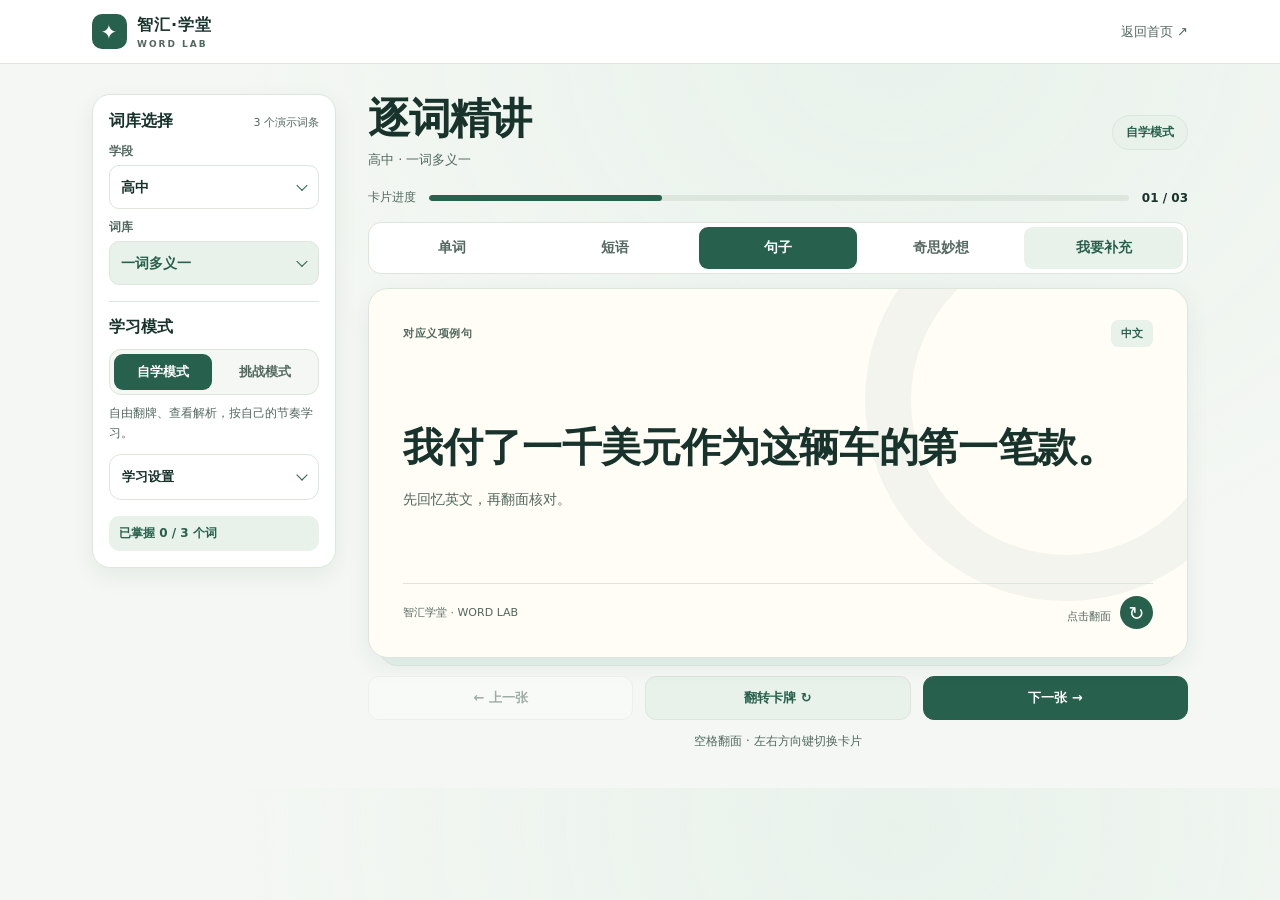
<file: word-study.html>
<!doctype html>
<html lang="zh-CN"><head><meta charset="utf-8"><meta name="viewport" content="width=device-width,initial-scale=1"><title>智汇学堂 · 逐词精讲</title>
<style>
:root{--bg:#f6f5ef;--paper:#fff;--ink:#222e2a;--muted:#65736d;--line:#dedfd6;--accent:#355c48;--soft:#e8eee4;--card:#fffdf5;--back:#294f3e;--gold:#efd28c;--card-height:370px}
*{box-sizing:border-box}body{margin:0;background:var(--bg);color:var(--ink);font-family:Inter,"PingFang SC","Microsoft YaHei",system-ui,sans-serif;transition:background .2s}
body[data-mode=challenge]{--bg:#f2f1f8;--ink:#27283d;--muted:#686980;--line:#e0deeb;--accent:#514d85;--soft:#ebe8f6;--card:#fcfbff;--back:#49436f;--gold:#f1dca3}
button,select{font:inherit}button{cursor:pointer}button:focus-visible,select:focus-visible,summary:focus-visible{outline:3px solid #b78931;outline-offset:3px}button:disabled{cursor:default;opacity:.38}header{border-bottom:1px solid var(--line);background:var(--paper)}.head{max-width:1280px;margin:auto;padding:18px 32px;display:flex;align-items:center;justify-content:space-between;gap:16px}.brand{display:flex;align-items:center;gap:10px;font-weight:850;letter-spacing:1px}.logo{display:grid;place-items:center;width:35px;height:35px;background:var(--accent);color:white;border-radius:10px;font-size:20px}.brand small{display:block;font-size:9px;color:var(--muted);letter-spacing:2px;font-weight:600;margin-top:3px}.head a{font-size:13px;color:var(--muted);text-decoration:none}main{max-width:1280px;margin:0 auto;padding:32px}.layout{display:grid;grid-template-columns:270px minmax(0,1fr);gap:34px;align-items:start}.sidebar{background:var(--paper);border:1px solid var(--line);border-radius:20px;padding:22px;position:sticky;top:20px}.kicker{font-size:10px;letter-spacing:2px;color:var(--muted);font-weight:700}.sidebar h2{font-size:18px;margin:8px 0 18px}.field{display:block;margin:14px 0}.field>span{display:block;font-size:12px;font-weight:700;margin-bottom:7px;color:var(--muted)}select{width:100%;border:1px solid var(--line);border-radius:10px;padding:12px;background:var(--paper);color:var(--ink);font-size:14px}.library-select{position:relative}.library-select select{background:var(--soft);border-color:transparent;font-weight:750;padding:14px 32px 14px 12px;appearance:none}.library-select:after{content:"⌄";position:absolute;right:13px;top:10px;pointer-events:none;font-size:20px;color:var(--accent)}.unit-caption{font-size:11px;color:var(--muted);line-height:1.6;margin:8px 0 0}.divider{border:0;border-top:1px solid var(--line);margin:22px 0}.mode{display:grid;grid-template-columns:1fr 1fr;background:var(--soft);border-radius:12px;padding:4px;gap:3px}.mode button,.tabs button{background:transparent;border:0;color:var(--muted);font-weight:700;border-radius:9px;padding:10px 8px;white-space:nowrap}.mode button[aria-pressed=true]{background:var(--paper);color:var(--accent);box-shadow:0 2px 6px #0000000c}.mode-note{min-height:42px;font-size:12px;color:var(--muted);line-height:1.7;margin:10px 0 0}.settings{margin-top:14px;border:1px solid var(--line);border-radius:12px;padding:12px}.settings summary{cursor:pointer;font-size:13px;font-weight:700;color:var(--ink)}.settings p{font-size:11px;color:var(--muted);line-height:1.7;margin:8px 0 0}.settings .field{margin-bottom:0}.workspace{min-width:0;max-width:900px;width:100%;margin:0 auto}.intro{display:flex;align-items:flex-end;justify-content:space-between;gap:12px;margin:0 0 22px}.intro h1{font-size:clamp(30px,4vw,42px);letter-spacing:-1.5px;margin:7px 0 5px;line-height:1.2}.intro p{margin:0;color:var(--muted);font-size:13px;line-height:1.6}.mode-status{background:var(--soft);color:var(--accent);border-radius:30px;padding:8px 13px;font-size:12px;font-weight:700;white-space:nowrap}.progress-line{display:flex;align-items:center;gap:13px;margin-bottom:19px;font-size:12px;color:var(--muted)}.progress{height:6px;background:var(--line);border-radius:20px;overflow:hidden;flex:1}.progress span{display:block;height:100%;background:var(--accent);border-radius:20px;transition:width .2s}.counter{font-variant-numeric:tabular-nums;font-weight:750;color:var(--ink)}.tabs{display:flex;gap:5px;border-bottom:1px solid var(--line);margin:0 0 22px}.tabs button{border-radius:9px 9px 0 0;padding:12px 23px;border-bottom:3px solid transparent;font-size:14px}.tabs button[aria-selected=true]{border-color:var(--accent);color:var(--accent);background:var(--soft)}.deck{position:relative;perspective:1400px;margin-bottom:24px}.deck:before{content:"";position:absolute;inset:9px 12px -7px;background:var(--soft);border:1px solid var(--line);border-radius:22px;transform:rotate(-.6deg)}.card{display:block;width:100%;height:var(--card-height);position:relative;background:transparent;border:0;padding:0;color:inherit;text-align:left}.inner{display:grid;width:100%;height:100%;grid-template-rows:minmax(0,1fr);transform-style:preserve-3d;transition:transform .55s cubic-bezier(.2,.7,.3,1)}.card.flipped .inner{transform:rotateY(180deg)}.face{grid-area:1/1;min-width:0;min-height:0;width:100%;height:100%;padding:28px 34px;display:grid;grid-template-rows:auto minmax(0,1fr) auto;gap:12px;position:relative;overflow:hidden;border-radius:22px;backface-visibility:hidden;-webkit-backface-visibility:hidden;box-shadow:0 8px 28px #242d2810}.front{background:var(--card);border:1px solid var(--line)}.back{background:var(--back);color:white;transform:rotateY(180deg)}.face:before{content:"";position:absolute;right:-100px;top:-100px;width:300px;height:300px;border:45px solid var(--accent);opacity:.07;border-radius:50%;pointer-events:none}.back:before{border-color:#fff;opacity:.07}.face>*{position:relative;min-width:0}.top,.bottom{display:flex;justify-content:space-between;align-items:center;gap:10px}.top{font-size:11px;letter-spacing:1.5px;color:var(--muted);font-weight:750}.back .top{color:#d1e0d9}.tag{background:var(--soft);color:var(--accent);border-radius:7px;padding:6px 10px;letter-spacing:0;font-size:11px;white-space:nowrap}.back .tag{background:var(--gold);color:#302e39}.content{display:flex;flex-direction:column;justify-content:center;min-height:0;overflow:auto;overscroll-behavior:contain;padding:8px 0}.content strong{display:block;font-size:clamp(25px,3.5vw,42px);line-height:1.38;font-weight:760;letter-spacing:-.5px;overflow-wrap:anywhere;flex-shrink:0}.content small{display:block;font-size:14px;line-height:1.6;color:var(--muted);margin-top:14px;flex-shrink:0}.back .content small{color:#d8e4dd}.content:has(strong.long){justify-content:flex-start}.content strong.long{font-size:clamp(20px,2.5vw,30px)}.bottom{border-top:1px solid var(--line);padding-top:13px;font-size:11px;color:var(--muted)}.back .bottom{border-color:#ffffff32;color:#d7e4dc}.flip{display:inline-grid;place-items:center;border-radius:50%;width:33px;height:33px;background:var(--accent);color:white;font-size:19px;margin-left:6px}.back .flip{background:var(--gold);color:#302e39}.nav{display:flex;align-items:center;justify-content:space-between;gap:12px}.nav button,.review button{background:var(--paper);border:1px solid var(--line);border-radius:11px;padding:12px 20px;color:var(--ink);font-weight:700;font-size:13px}.nav .primary{background:var(--accent);color:white;border-color:var(--accent)}.review{display:flex;gap:10px;margin-top:14px;min-height:44px}.review button{flex:1}.review button:last-child{background:var(--soft);border-color:var(--line);color:var(--accent)}.review.inactive{visibility:hidden;pointer-events:none}.feedback{font-size:12px;color:var(--muted);line-height:1.6;min-height:20px;margin:12px 0 0}footer{text-align:center;color:var(--muted);font-size:11px;padding:24px}[hidden]{display:none!important}
@media(max-width:820px){:root{--card-height:340px}main{padding:20px}.layout{grid-template-columns:1fr;gap:22px}.sidebar{position:static;padding:18px}.intro{margin-bottom:16px}.head{padding:15px 20px}.face{padding:23px}.sidebar h2{margin-bottom:12px}.tabs button{padding:11px 17px}.settings{margin-top:12px}.content strong{font-size:clamp(23px,5vw,36px)}}
@media(max-width:390px){:root{--card-height:355px}main{padding:14px}.face{padding:18px}.head{padding:14px}.brand{font-size:14px}.head a{font-size:11px}.bottom{font-size:10px}.nav button{padding:11px 12px}.tabs button{padding:10px 13px}}
@media(prefers-reduced-motion:reduce){*,*:before{transition:none!important}}

/* Unified card geometry: the two faces occupy exactly the same box. */
:root{--bg:#f2f5f9;--paper:#fff;--ink:#17334f;--muted:#60758b;--line:#dce5ef;--accent:#245a96;--soft:#e7eef8;--card:#fff;--back:#173c62;--gold:#f6cf72;--card-height:360px}
body[data-mode=challenge]{--bg:#f2f5f9;--ink:#17334f;--muted:#60758b;--line:#dce5ef;--accent:#245a96;--soft:#e7eef8;--card:#fff;--back:#173c62;--gold:#f6cf72}
.head,.layout{gap:24px}.layout{grid-template-columns:260px minmax(0,1fr)}.sidebar{border-radius:16px}.workspace{max-width:920px}.intro{margin-bottom:20px}.mode-status{background:var(--soft);color:var(--accent)}.tabs{margin-bottom:18px}.deck{isolation:isolate;width:100%;max-width:100%;perspective:1600px;margin-bottom:26px}.deck:before{inset:8px 10px -8px;border-radius:20px;transform:none;background:#dce6f2;z-index:-1}.card{width:100%;height:var(--card-height);min-height:var(--card-height);max-height:var(--card-height);border-radius:20px;display:block;position:relative}.inner{position:relative;display:block;width:100%;height:100%;transform-style:preserve-3d;transform-origin:center center;transition:transform .6s cubic-bezier(.2,.7,.3,1)}.face{position:absolute;inset:0;display:grid;grid-template-rows:32px minmax(0,1fr) 46px;gap:18px;width:100%;height:100%;min-height:0;max-height:100%;padding:28px 34px;border-radius:20px;border:1px solid transparent;overflow:hidden;backface-visibility:hidden;-webkit-backface-visibility:hidden;box-shadow:0 8px 24px #173c6210}.front{background:#fff;border-color:#dce5ef;transform:rotateY(0deg)}.back{background:linear-gradient(120deg,#173c62,#245a96);transform:rotateY(180deg)}.face:before{right:-80px;top:-90px;width:310px;height:310px;border:46px solid #b7cfe9;opacity:.15}.back:before{border-color:#a9d1e6;opacity:.12}.top{min-height:32px;letter-spacing:.6px}.bottom{height:46px;min-height:46px;padding-top:12px}.content{min-height:0;max-height:100%;justify-content:center;padding:0 0 2px;scrollbar-width:thin}.content strong{font-size:clamp(28px,3.1vw,40px);line-height:1.42;letter-spacing:-.35px}.content strong.long{font-size:clamp(21px,2.5vw,29px)}.content small{font-size:14px;line-height:1.65;margin-top:12px}.back .content small{color:#dce8f5}.back .top,.back .bottom{color:#dce8f5}.back .tag{background:#f6cf72;color:#173c62}.front .tag{background:#e7eef8;color:#245a96}.back .flip{background:#f6cf72;color:#173c62}.review{height:44px;min-height:44px}.nav button{min-height:44px}.nav #flip-button{border-color:transparent;background:transparent;color:var(--accent)}.settings{background:#f8fafd}.mode-note{min-height:42px}
@media(max-width:820px){:root{--card-height:340px}.layout{grid-template-columns:1fr;gap:20px}.face{padding:23px;grid-template-rows:32px minmax(0,1fr) 46px;gap:14px}.content strong{font-size:clamp(23px,5vw,34px)}.content strong.long{font-size:clamp(19px,4.2vw,25px)}}
@media(max-width:390px){:root{--card-height:350px}.face{padding:18px;gap:12px}.nav button{padding:10px 11px;font-size:12px}.bottom{font-size:10px}}
@media(prefers-reduced-motion:reduce){.inner{transition:none!important}}
:root {
  --bg: #f4f7f3;
  --paper: #fff;
  --ink: #17332b;
  --muted: #52685e;
  --line: #dce6dd;
  --accent: #27604c;
  --soft: #e8f2eb;
  --card: #fffdf6;
  --back: #204b3d;
  --back-light: #326750;
  --gold: #f4d88b;
  --card-height: 370px;
}
body[data-mode=challenge] {
  --bg: #f7f5fb;
  --ink: #35274c;
  --muted: #675a7b;
  --line: #e6deef;
  --accent: #674c8f;
  --soft: #efe8f7;
  --card: #fffcff;
  --back: #443367;
  --back-light: #654f8b;
}
body { background: radial-gradient(ellipse at 70% 5%, var(--soft), transparent 52%), var(--bg); }
.head { max-width: 1160px; padding-block: 14px; }
.head a:hover { color: var(--accent); }
main { max-width: 1160px; padding: 30px 32px 36px; }
.layout { grid-template-columns: 244px minmax(0, 1fr); gap: 32px; }
.sidebar {
  padding: 20px;
  border-radius: 18px;
  box-shadow: 0 8px 24px #172c2010;
}
.sidebar h2 { margin: 0 0 12px; font-size: 16px; }
.sidebar .field { margin: 10px 0; }
.field > span.library-select { margin-bottom: 0; }
.sidebar select { min-height: 42px; padding-block: 9px; }
.library-select::after { top: 5px; }
.divider { margin: 16px 0; }
.mode-note { min-height: 0; }
.settings { background: var(--bg); }
.intro { align-items: center; margin-bottom: 18px; }
.intro h1 { margin: 0 0 6px; }
.mode-status { border: 1px solid var(--line); }
.progress-line { margin-bottom: 16px; }
.progress { background: var(--line); }
.tabs {
  display: grid;
  grid-template-columns: repeat(5, minmax(0, 1fr));
  gap: 4px;
  margin: 0 0 14px;
  padding: 4px;
  background: var(--paper);
  border: 1px solid var(--line);
  border-radius: 13px;
}
.tabs button { min-height: 42px; padding: 8px 3px; border: 0; border-radius: 9px; }
.tabs button:hover { color: var(--accent); background: var(--bg); }
.tabs button[aria-selected=true] { color: #fff; background: var(--accent); }
.deck { margin-bottom: 18px; }
.deck::before { background: var(--soft); }
.front { background: var(--card); border-color: var(--line); }
.back { background: linear-gradient(135deg, var(--back), var(--back-light)); }
.face::before { border-color: var(--accent); opacity: .055; }
.back::before { border-color: #fff; opacity: .09; }
.front .tag { background: var(--soft); color: var(--accent); }
.back .tag, .back .flip { background: var(--gold); color: #282316; }
.nav { display: grid; grid-template-columns: repeat(3, minmax(0, 1fr)); }
.nav button { padding-inline: 5px; }
.nav #flip-button { border-color: var(--line); background: var(--soft); }
.nav button:hover:not(:disabled), .review button:hover:not(:disabled) { filter: brightness(.96); }
.review.inactive { display: none; }
.feedback { text-align: center; }
.notes-panel {
  display: flex;
  flex-direction: column;
  gap: 10px;
  height: var(--card-height);
  margin-bottom: 18px;
  padding: clamp(16px, 4vw, 30px);
  background: var(--paper);
  border: 1px solid var(--line);
  border-radius: 20px;
  box-shadow: 0 8px 24px #172c2010;
}
.notes-panel label { font-size: 16px; font-weight: 750; }
.notes-panel textarea {
  flex: 1;
  min-height: 0;
  resize: none;
  border: 1px solid var(--line);
  border-radius: 12px;
  padding: 13px;
  background: var(--bg);
  color: var(--ink);
  font: inherit;
  line-height: 1.6;
}
.notes-panel textarea:focus-visible { outline: 2px solid var(--accent); outline-offset: 2px; }
.notes-status { min-height: 1.5em; margin: 0; color: var(--muted); font-size: 12px; }
@media (max-width: 820px) {
  :root { --card-height: 340px; }
  main { padding: 20px; }
  .layout { grid-template-columns: minmax(0, 1fr); gap: 18px; }
  .fields { display: grid; grid-template-columns: 1fr 1fr; gap: 10px; }
}
@media (max-width: 390px) {
  main { padding: 14px; }
  .sidebar { padding: 15px; }
  .tabs button { font-size: 13px; }
  .nav { gap: 6px; }
}

.tabs button[data-tab="notes"]:not([aria-selected="true"]) {
  background: var(--soft);
  color: var(--accent);
}
.notes-panel { height: var(--card-height); }
.panel-heading { margin: 0; font-size: 18px; line-height: 1.35; }
.idea-content {
  flex: 1;
  min-height: 0;
  overflow: auto;
  overscroll-behavior: contain;
  padding: 14px;
  margin: 0;
  border-radius: 12px;
  background: var(--bg);
  line-height: 1.7;
  white-space: pre-wrap;
  overflow-wrap: anywhere;
}
.idea-content[data-empty="true"] { color: var(--muted); }
.panel-actions { display: flex; align-items: center; justify-content: space-between; gap: 8px; }
.panel-actions button {
  flex-shrink: 0;
  min-height: 42px;
  padding: 8px 14px;
  border: 0;
  border-radius: 9px;
  color: white;
  background: var(--accent);
  font-weight: 700;
}
@media (max-width: 390px) {
  .tabs button { padding-inline: 0; font-size: 12px; }
}

.sidebar { padding: 16px; display: grid; gap: 16px; }
.control-group + .control-group { border-top: 1px solid var(--line); padding-top: 15px; }
.control-heading { display: flex; align-items: baseline; justify-content: space-between; gap: 8px; margin-bottom: 11px; }
.sidebar .control-heading h2 { margin: 0; }
.control-heading .unit-caption { margin: 0; white-space: nowrap; }
.sidebar .fields, .settings-fields { display: grid; gap: 10px; }
.sidebar .field { min-width: 0; margin: 0; }
.sidebar .field > span:first-child { margin-bottom: 5px; }
.sidebar .select-shell { position: relative; margin: 0; }
.select-shell::after, .settings summary::after {
  content: "";
  width: 7px; height: 7px;
  border-right: 1.5px solid currentColor; border-bottom: 1.5px solid currentColor;
  color: var(--accent);
  transform: translateY(-70%) rotate(45deg);
}
.select-shell::after { position: absolute; right: 13px; top: 50%; pointer-events: none; }
.sidebar .select-shell select {
  display: block; appearance: none; min-height: 44px;
  padding: 9px 29px 9px 11px;
  border-radius: 10px; background: var(--paper);
  font-size: 14px; font-weight: 650; cursor: pointer;
}
.sidebar .select-library select { background: var(--soft); color: var(--accent); }
.sidebar select:hover { border-color: var(--accent); }
.sidebar .mode { gap: 4px; padding: 4px; background: var(--bg); border: 1px solid var(--line); }
.sidebar .mode button { min-height: 36px; padding: 6px 3px; font-size: 13px; }
.sidebar .mode button[aria-pressed="true"] { background: var(--accent); color: white; box-shadow: none; }
.sidebar .mode-note { margin-top: 8px; }
.sidebar .settings { margin: 10px 0 0; padding: 0; background: var(--paper); }
.settings summary { list-style: none; display: flex; align-items: center; justify-content: space-between; min-height: 44px; padding: 9px 12px; border-radius: 11px; }
.settings summary::-webkit-details-marker { display: none; }
.settings summary:hover, .settings[open] summary { background: var(--soft); color: var(--accent); }
.settings summary::after { transform: translateY(-2px) rotate(45deg); }
.settings[open] summary::after { transform: translateY(2px) rotate(225deg); }
.settings-fields { padding: 11px 12px 12px; }
.mastered { margin: 0; padding: 9px 10px; border-radius: 10px; background: var(--soft); color: var(--accent); font-size: 12px; font-weight: 650; font-variant-numeric: tabular-nums; }
@media (max-width: 820px) {
  .sidebar .fields, .settings-fields { grid-template-columns: repeat(2, minmax(0, 1fr)); }
}
</style></head><body data-mode="self"><header><div class="head"><div class="brand"><span class="logo">✦</span><div>智汇·学堂<small>WORD LAB</small></div></div><a href="index.html">返回首页 ↗</a></div></header>
<main><div class="layout"><aside class="sidebar" aria-label="学习控制">
  <section class="control-group" aria-labelledby="library-heading">
    <div class="control-heading">
      <h2 id="library-heading">词库选择</h2>
      <p class="unit-caption" id="library-note">3 个演示词条</p>
    </div>
    <div class="fields">
      <label class="field">
        <span>学段</span>
        <span class="select-shell"><select id="grade"><option value="high">高中</option></select></span>
      </label>
      <label class="field">
        <span>词库</span>
        <span class="select-shell select-library"><select id="library"></select></span>
      </label>
    </div>
  </section>
  <section class="control-group" aria-labelledby="mode-heading">
    <div class="control-heading"><h2 id="mode-heading">学习模式</h2></div>
    <div class="mode" role="group" aria-labelledby="mode-heading">
      <button data-mode="self" aria-pressed="true">自学模式</button>
      <button data-mode="challenge" aria-pressed="false">挑战模式</button>
    </div>
    <p class="mode-note" id="mode-note">自由翻牌、查看解析，按自己的节奏学习。</p>
    <details class="settings">
      <summary>学习设置</summary>
      <div class="settings-fields">
        <label class="field">
          <span>翻牌方向</span>
          <span class="select-shell"><select id="direction"><option value="cn">中文 → 英文</option><option value="en">英文 → 中文</option></select></span>
        </label>
        <label class="field">
          <span>答案解析</span>
          <span class="select-shell"><select id="explain"><option value="on">显示语法提示</option><option value="off">仅显示答案</option></select></span>
        </label>
      </div>
    </details>
  </section>
  <p class="mastered" id="mastered">已掌握 0 / 3 个词</p>
</aside>
<section class="workspace"><div class="intro"><div><h1>逐词精讲</h1><p id="subtitle">高中 · 一词多义一</p></div><div class="mode-status" id="mode-status">自学模式</div></div><div class="progress-line"><span>卡片进度</span><div class="progress" role="progressbar" aria-label="当前卡片位置" aria-valuemin="0" aria-valuemax="3" aria-valuenow="1"><span id="bar" style="width:33.33%"></span></div><span class="counter" id="counter">01 / 03</span></div>
<div class="tabs" role="tablist" aria-label="学习内容"><button role="tab" data-tab="word" aria-selected="false">单词</button><button role="tab" data-tab="phrase" aria-selected="false">短语</button><button role="tab" data-tab="sentence" aria-selected="true">句子</button><button id="ideas-tab" role="tab" data-tab="ideas" aria-controls="ideas-panel" aria-selected="false">奇思妙想</button><button id="notes-tab" role="tab" data-tab="notes" aria-controls="notes-panel" aria-selected="false">我要补充</button></div><div class="deck" id="deck"><button class="card" id="card" aria-label="点击翻面" aria-pressed="false"><span class="inner"><span class="face front" id="front"><span class="top"><span id="frontlabel">对应义项例句</span><span class="tag" id="fronttag">中文</span></span><span class="content"><strong id="question"></strong><small id="qhint"></small></span><span class="bottom"><span>智汇学堂 · WORD LAB</span><span>点击翻面 <span class="flip">↻</span></span></span></span><span class="face back" id="back" aria-hidden="true"><span class="top"><span id="backlabel">英文答案</span><span class="tag" id="backtag">ENGLISH</span></span><span class="content"><strong id="answer"></strong><small id="ahint"></small></span><span class="bottom"><span>智汇学堂 · WORD LAB</span><span>返回正面 <span class="flip">↻</span></span></span></span></span></button></div>

<section class="notes-panel" id="ideas-panel" role="tabpanel" aria-labelledby="ideas-tab" hidden>
  <h2 class="panel-heading">奇思妙想</h2>
  <p class="idea-content" id="idea-content" tabindex="0"></p>
  <p class="notes-status" id="idea-status" aria-live="polite"></p>
</section>
<form class="notes-panel" id="notes-panel" role="tabpanel" aria-labelledby="notes-tab" hidden>
  <label class="panel-heading" for="note">补充到奇思妙想</label>
  <textarea id="note" placeholder="输入联想记忆、其他义项或自己的例句" required></textarea>
  <div class="panel-actions">
    <p class="notes-status" id="notes-status" aria-live="polite">补充内容按词条保存在当前浏览器。</p>
    <button type="submit">保存补充</button>
  </div>
</form>
<div class="nav"><button id="prev">← 上一张</button><button id="flip-button">翻转卡牌 ↻</button><button class="primary" id="next">下一张 →</button></div><div class="review inactive" id="review" aria-hidden="true"><button id="again" disabled>再记一次</button><button id="got" disabled>已掌握 ✓</button></div><p class="feedback" id="feedback" aria-live="polite">空格翻面 · 左右方向键切换卡片</p></section></div></main>
<script>
const words=[{word:'down',ipa:'/daʊn/',pos:'adv.',cn:'作为首付款',phrase:'pay $1,000 down',phraseCn:'先付一千美元作为首付款',sentence:'I paid $1,000 down on the car.',sentenceCn:'我付了一千美元作为这辆车的第一笔款。',grammar:'pay + 金额 + down + on + 商品，表示为某物支付首付款。'},{word:'afford',ipa:'/əˈfɔːd/',pos:'v.',cn:'买得起；负担得起',phrase:'afford to buy',phraseCn:'买得起',sentence:'I cannot afford to buy a new car.',sentenceCn:'我买不起一辆新车。',grammar:'afford to do sth. 表示有能力承担做某事的费用。'},{word:'purchase',ipa:'/ˈpɜːtʃəs/',pos:'v. / n.',cn:'购买',phrase:'make a purchase',phraseCn:'进行购买',sentence:'She purchased a new laptop.',sentenceCn:'她买了一台新笔记本电脑。',grammar:'purchase 可作动词或名词，语气比 buy 更正式。'}];
const libraries=[{id:'polysemy-1',grade:'high',title:'一词多义一',words}];
const $=id=>document.getElementById(id);let library=libraries[0],index=0,tab='sentence',mode='self',direction='cn',flipped=false,explain=true;const mastery=new Map();function known(){if(!mastery.has(library.id))mastery.set(library.id,new Set());return mastery.get(library.id)}
function populateLibraries(){const options=libraries.filter(l=>l.grade===$('grade').value);$('library').replaceChildren(...options.map(l=>{const o=document.createElement('option');o.value=l.id;o.textContent=l.title;return o}));if(options.length){library=options.find(l=>l.id===library.id)||options[0];$('library').value=library.id;}index=0;render()}
function flip(v){flipped=v;$('card').classList.toggle('flipped',v);$('card').setAttribute('aria-pressed',String(v));$('card').setAttribute('aria-label',v?'返回正面':'点击翻面');$('front').setAttribute('aria-hidden',String(v));$('back').setAttribute('aria-hidden',String(!v));$('flip-button').textContent=v?'返回正面 ↻':'翻转卡牌 ↻';const show=v&&mode==='challenge';$('review').classList.toggle('inactive',!show);$('review').setAttribute('aria-hidden',String(!show));$('again').disabled=!show;$('got').disabled=!show}
const sessionNotes = new Map();
const drafts = new Map();
const sessionOnly = new Set();

function noteKey() {
  return 'word-study:notes:' + JSON.stringify([library.id, library.words[index].word]);
}

function readIdeas(key) {
  if (sessionNotes.has(key)) return sessionNotes.get(key);
  try {
    return localStorage.getItem(key) ?? '';
  } catch {
    return '';
  }
}

function showIdeas(key) {
  const content = readIdeas(key);
  $('idea-content').textContent = content || '这个词条还没有补充。点击「我要补充」添加你的想法。';
  $('idea-content').dataset.empty = String(!content);
  $('idea-status').textContent = sessionOnly.has(key) ? '浏览器存储不可用，本次补充仅保留在当前页面。' : '';
}

function selectTab(nextTab) {
  tab = nextTab;
  document.querySelectorAll('[data-tab]').forEach(button => {
    button.setAttribute('aria-selected', String(button.dataset.tab === tab));
  });
  render();
}

$('note').oninput = () => drafts.set(noteKey(), $('note').value);
$('notes-panel').onsubmit = event => {
  event.preventDefault();
  const addition = $('note').value.trim();
  if (!addition) {
    $('notes-status').textContent = '请先填写补充内容。';
    $('note').focus();
    return;
  }

  const key = noteKey();
  const content = [readIdeas(key), addition].filter(Boolean).join('\n\n');
  sessionNotes.set(key, content);
  try {
    localStorage.setItem(key, content);
    sessionOnly.delete(key);
  } catch {
    sessionOnly.add(key);
  }

  drafts.delete(key);
  selectTab('ideas');
  if (!sessionOnly.has(key)) $('idea-status').textContent = '已加入当前词条的奇思妙想。';
  $('ideas-tab').focus();
};

function render(){const items=library.words,w=items[index],c=direction==='cn';$('subtitle').textContent='高中 · '+library.title;$('library-note').textContent=items.length+' 个演示词条';$('mode-status').textContent=mode==='self'?'自学模式':'挑战模式';$('mode-note').textContent=mode==='self'?'自由翻牌、查看解析，按自己的节奏学习。':'先独立回忆，再翻牌核对，标记掌握情况。';
const notesOpen = tab === 'notes';
const ideasOpen = tab === 'ideas';
const showCard = !notesOpen && !ideasOpen;
$('deck').hidden = !showCard;
$('notes-panel').hidden = !notesOpen;
$('ideas-panel').hidden = !ideasOpen;
$('flip-button').style.visibility = showCard ? '' : 'hidden';
$('feedback').hidden = !showCard;
if (notesOpen) {
  $('note').value = drafts.get(noteKey()) ?? '';
  $('notes-status').textContent = '补充内容按词条保存在当前浏览器。';
}
if (ideasOpen) showIdeas(noteKey());
const cardTab = showCard ? tab : 'sentence';
const en=w[cardTab]||w.word,cn=cardTab==='word'?w.cn:w[cardTab+'Cn']||w.cn;
$('question').textContent=c?cn:en;$('answer').textContent=c?en:cn;for(const id of ['question','answer'])$(id).classList.toggle('long',$(id).textContent.length>65);
$('frontlabel').textContent={word:'单词记忆',phrase:'短语搭配',sentence:'对应义项例句'}[cardTab];$('backlabel').textContent=c?'英文答案':'中文释义';$('fronttag').textContent=c?'中文':'ENGLISH';$('backtag').textContent=c?'ENGLISH':'中文';$('qhint').textContent=mode==='challenge'?'先独立回忆答案。':'先回忆'+(c?'英文':'中文')+'，再翻面核对。';$('ahint').textContent=cardTab==='word'?w.ipa+' · '+w.pos:explain?w.grammar:'';$('ahint').hidden=!$('ahint').textContent;$('counter').textContent=String(index+1).padStart(2,'0')+' / '+String(items.length).padStart(2,'0');$('bar').style.width=(index+1)/items.length*100+'%';const p=document.querySelector('.progress');p.setAttribute('aria-valuenow',String(index+1));p.setAttribute('aria-valuemax',String(items.length));$('mastered').textContent='已掌握 '+known().size+' / '+items.length+' 个词';$('prev').disabled=index===0;$('next').disabled=index===items.length-1;flip(false)}
function step(n){const i=index+n;if(i>=0&&i<library.words.length){index=i;render()}}
$('grade').onchange=populateLibraries;$('library').onchange=()=>{library=libraries.find(l=>l.id===$('library').value)||library;index=0;render()};$('card').onclick=()=>flip(!flipped);$('flip-button').onclick=()=>flip(!flipped);$('prev').onclick=()=>step(-1);$('next').onclick=()=>step(1);
document.querySelectorAll('button[data-mode]').forEach(b=>b.onclick=()=>{mode=b.dataset.mode;document.body.dataset.mode=mode;document.querySelectorAll('[data-mode]').forEach(x=>{if(x.tagName==='BUTTON')x.setAttribute('aria-pressed',String(x===b))});render()});
document.querySelectorAll('[data-tab]').forEach(b=>b.onclick=()=>selectTab(b.dataset.tab));$('direction').onchange=e=>{direction=e.target.value;render()};$('explain').onchange=e=>{explain=e.target.value==='on';render()};
$('got').onclick=()=>{known().add(index);$('feedback').textContent='已标记掌握：'+library.words[index].word;if(index<library.words.length-1)step(1);else render()};$('again').onclick=()=>{known().delete(index);$('feedback').textContent='再回忆一次，让记忆更牢固。';render()};document.addEventListener('keydown',e=>{if(e.target===$('idea-content')||['BUTTON','SELECT','INPUT','TEXTAREA','SUMMARY'].includes(e.target.tagName)||e.altKey||e.ctrlKey||e.metaKey)return;if(e.code==='Space'&&!$('deck').hidden){e.preventDefault();flip(!flipped)}else if(e.key==='ArrowLeft')step(-1);else if(e.key==='ArrowRight')step(1)});populateLibraries();
</script></body></html>
</file>
